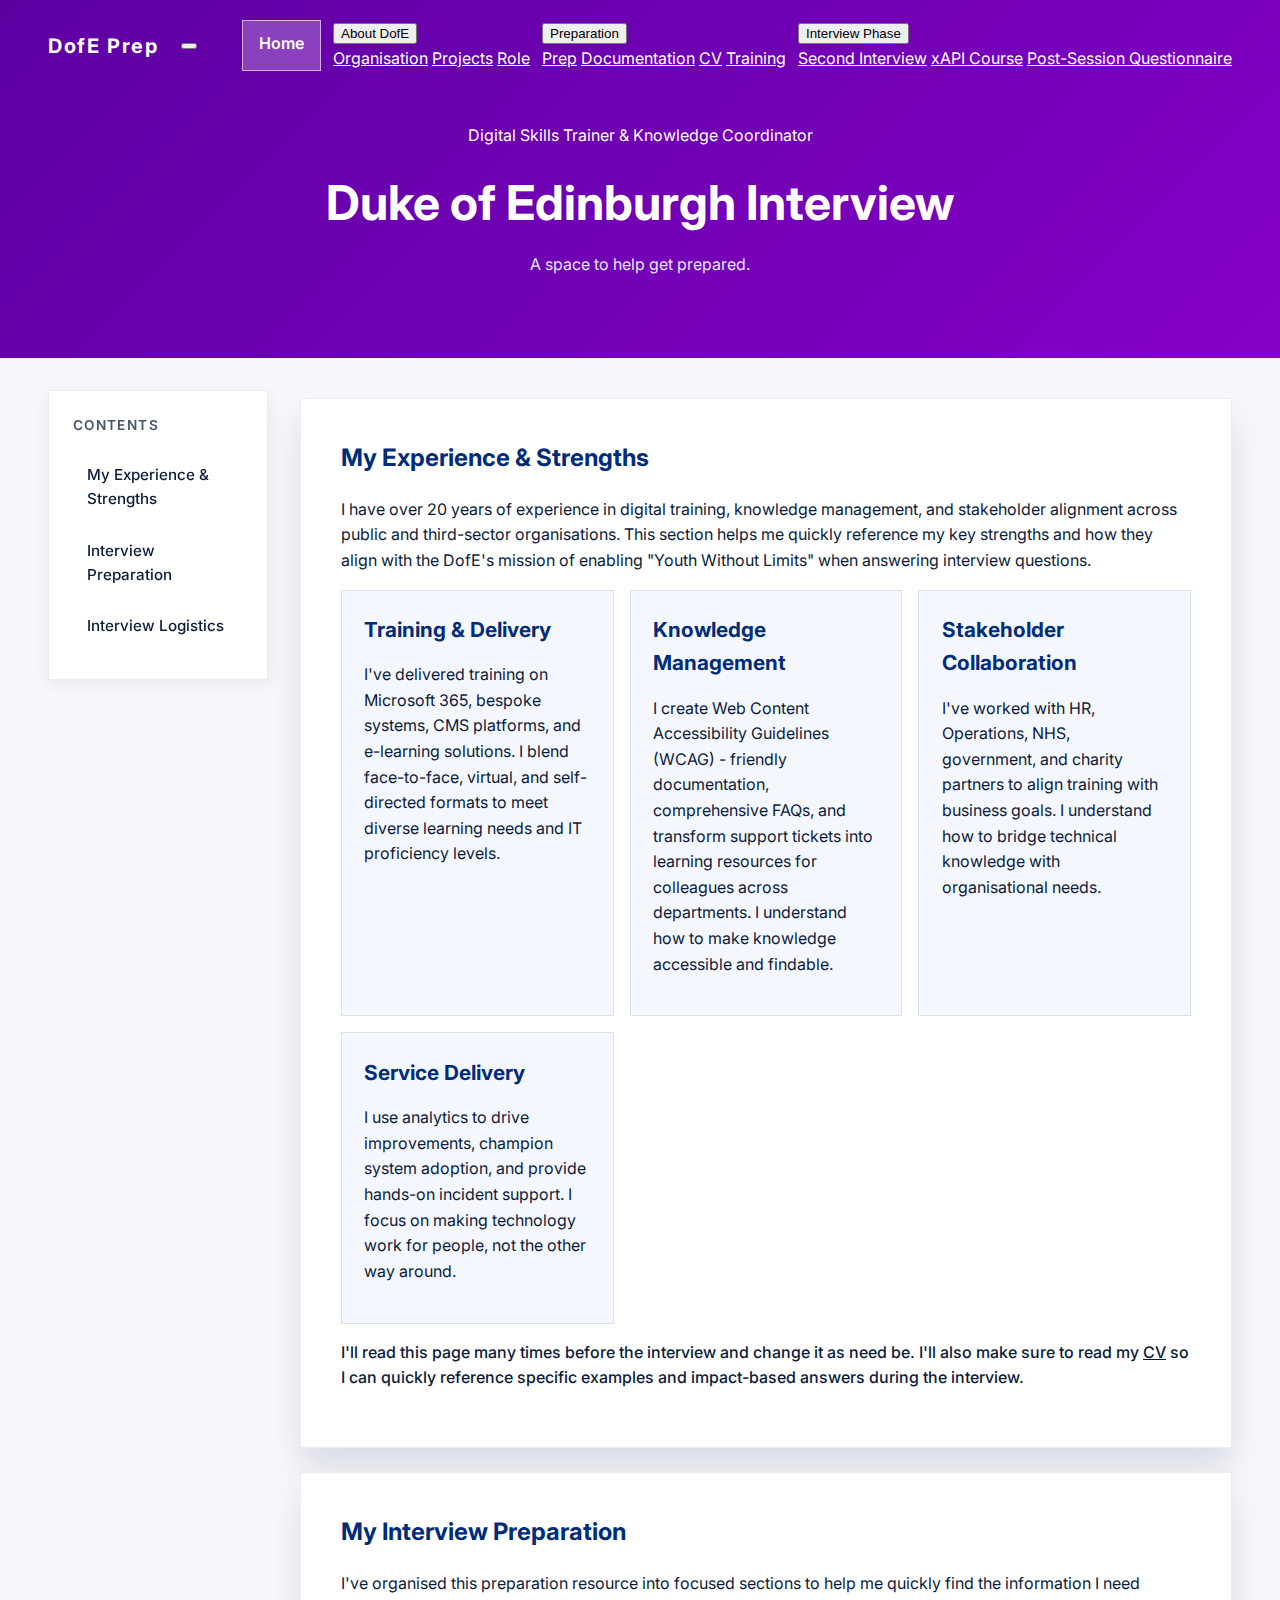
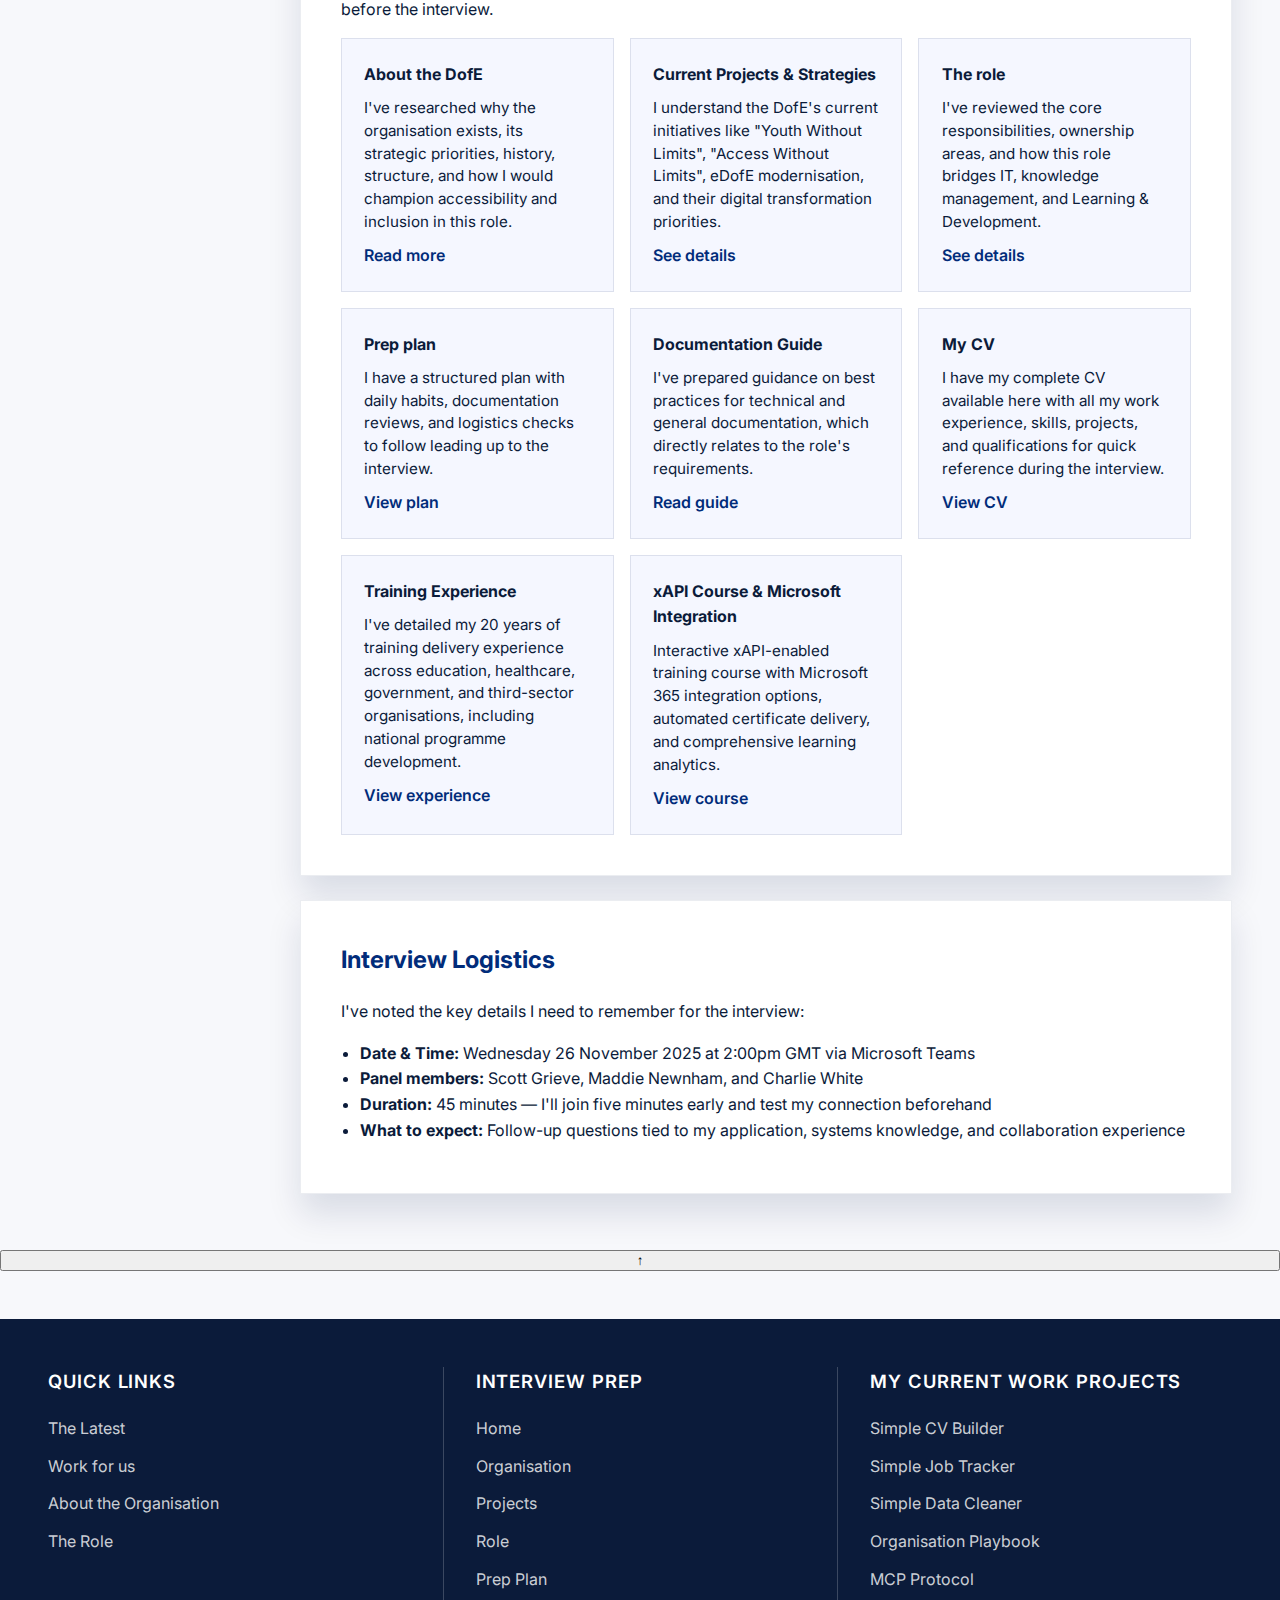
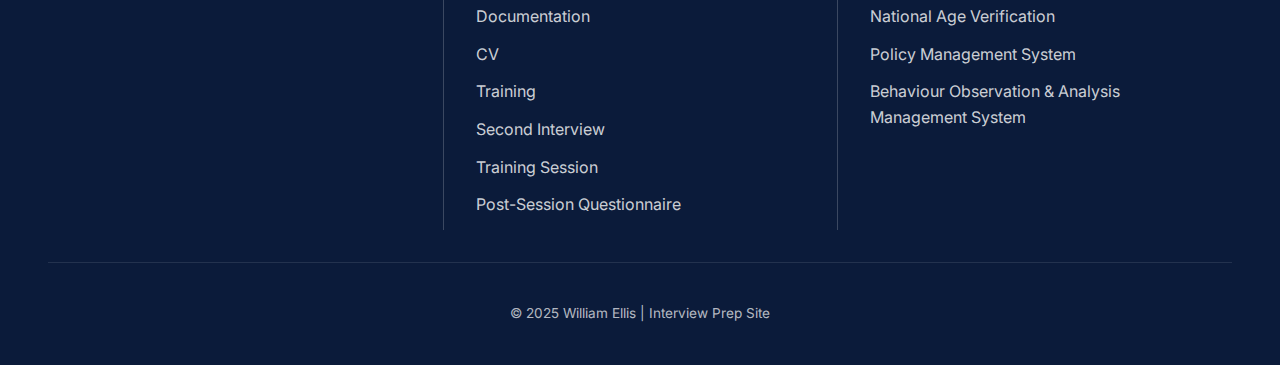
<file: index.html>
<!DOCTYPE html>
<html lang="en">

<head>
    <meta charset="UTF-8" />
    <meta name="viewport" content="width=device-width, initial-scale=1.0" />
    <meta name="robots" content="noindex, nofollow" />
    <title>DofE Interview Prep</title>
    <link rel="stylesheet" href="styles.css" />
</head>

<body>
    <header class="site-header">
        <nav class="navbar">
            <a class="logo" href="index.html">DofE Prep</a>
            <button class="menu-toggle" aria-label="Toggle navigation menu" aria-expanded="false">
                <span></span>
                <span></span>
                <span></span>
            </button>
            <div class="nav-overlay"></div>
            <div class="nav-links">
                <a href="index.html" class="nav-link active" aria-current="page">Home</a>
                <div class="nav-group">
                    <button class="nav-group-toggle" aria-expanded="false">About DofE</button>
                    <div class="nav-group-menu">
                        <a href="organisation.html" class="nav-group-link">Organisation</a>
                        <a href="projects.html" class="nav-group-link">Projects</a>
                        <a href="role.html" class="nav-group-link">Role</a>
                    </div>
                </div>
                <div class="nav-group">
                    <button class="nav-group-toggle" aria-expanded="false">Preparation</button>
                    <div class="nav-group-menu">
                        <a href="prep.html" class="nav-group-link">Prep</a>
                        <a href="documentation.html" class="nav-group-link">Documentation</a>
                        <a href="cv.html" class="nav-group-link">CV</a>
                        <a href="training.html" class="nav-group-link">Training</a>
                    </div>
                </div>
                <div class="nav-group">
                    <button class="nav-group-toggle" aria-expanded="false">Interview Phase</button>
                    <div class="nav-group-menu">
                        <a href="second-interview.html" class="nav-group-link">Second Interview</a>
                        <a href="xapi-course-integration.html" class="nav-group-link">xAPI Course</a>
                        <a href="post-session-questionnaire.html" class="nav-group-link">Post-Session Questionnaire</a>
                    </div>
                </div>
            </div>
        </nav>
        <div class="hero">
            <p class="eyebrow">Digital Skills Trainer &amp; Knowledge Coordinator</p>
            <h1>Duke of Edinburgh Interview</h1>
            <p class="lead">
                A space to help get prepared.
            </p>
        </div>
    </header>

    <div class="content-wrapper">
        <aside class="sidebar-nav">
            <nav class="side-nav">
                <strong class="side-nav-title">Contents</strong>
                <a href="#snapshot" class="side-nav-link">My Experience & Strengths</a>
                <a href="#quick-links" class="side-nav-link">Interview Preparation</a>
                <a href="#logistics" class="side-nav-link">Interview Logistics</a>
            </nav>
        </aside>

        <main class="main-with-sidebar">
            <section class="panel" id="snapshot">
                <h2>My Experience & Strengths</h2>
                <p>
                    I have over 20 years of experience in digital training, knowledge management, and stakeholder
                    alignment
                    across public and third-sector organisations. This section helps me quickly reference my key
                    strengths
                    and how they align with the DofE's mission of enabling "Youth Without Limits" when answering
                    interview
                    questions.
                </p>
                <div class="grid">
                    <article>
                        <h3>Training &amp; Delivery</h3>
                        <p>
                            I've delivered training on Microsoft 365, bespoke systems, CMS platforms, and e-learning
                            solutions. I blend face-to-face, virtual, and self-directed formats to meet diverse learning
                            needs and IT proficiency levels.
                        </p>
                    </article>
                    <article>
                        <h3>Knowledge Management</h3>
                        <p>I create Web Content Accessibility Guidelines (WCAG) - friendly documentation, comprehensive
                            FAQs, and transform support tickets into
                            learning resources for colleagues across departments. I understand how to make knowledge
                            accessible and findable.</p>
                    </article>
                    <article>
                        <h3>Stakeholder Collaboration</h3>
                        <p>I've worked with HR, Operations, NHS, government, and charity partners to align training with
                            business goals. I understand how to bridge technical knowledge with organisational needs.
                        </p>
                    </article>
                    <article>
                        <h3>Service Delivery</h3>
                        <p>I use analytics to drive improvements, champion system adoption, and provide hands-on
                            incident
                            support. I focus on making technology work for people, not the other way around.</p>
                    </article>
                </div>
                <p class="note">
                    I'll read this page many times before the interview and change it as need be. I'll also make sure to
                    read my <a href="cv.html">CV</a> so I can quickly reference specific
                    examples
                    and impact-based answers during the interview.
                </p>
            </section>

            <section class="panel" id="quick-links">
                <h2>My Interview Preparation</h2>
                <p>I've organised this preparation resource into focused sections to help me quickly find the
                    information I need
                    before
                    the interview.</p>
                <div class="cards-grid">
                    <article class="card">
                        <strong>About the DofE</strong>
                        <p>I've researched why the organisation exists, its strategic priorities, history, structure,
                            and
                            how I would champion accessibility and inclusion in this role.</p>
                        <a href="organisation.html">Read more</a>
                    </article>
                    <article class="card">
                        <strong>Current Projects & Strategies</strong>
                        <p>I understand the DofE's current initiatives like "Youth Without Limits", "Access Without
                            Limits",
                            eDofE modernisation, and their digital transformation priorities.</p>
                        <a href="projects.html">See details</a>
                    </article>
                    <article class="card">
                        <strong>The role</strong>
                        <p>I've reviewed the core responsibilities, ownership areas, and how this role bridges IT,
                            knowledge
                            management, and Learning & Development.</p>
                        <a href="role.html">See details</a>
                    </article>
                    <article class="card">
                        <strong>Prep plan</strong>
                        <p>I have a structured plan with daily habits, documentation reviews, and logistics checks to
                            follow
                            leading up to the interview.</p>
                        <a href="prep.html">View plan</a>
                    </article>
                    <article class="card">
                        <strong>Documentation Guide</strong>
                        <p>I've prepared guidance on best practices for technical and general documentation, which
                            directly
                            relates to the role's requirements.</p>
                        <a href="documentation.html">Read guide</a>
                    </article>
                    <article class="card">
                        <strong>My CV</strong>
                        <p>I have my complete CV available here with all my work experience, skills, projects, and
                            qualifications for quick reference during the interview.</p>
                        <a href="cv.html">View CV</a>
                    </article>
                    <article class="card">
                        <strong>Training Experience</strong>
                        <p>I've detailed my 20 years of training delivery experience across education, healthcare,
                            government, and third-sector organisations, including national programme development.</p>
                        <a href="training.html">View experience</a>
                    </article>
                    <article class="card">
                        <strong>xAPI Course & Microsoft Integration</strong>
                        <p>Interactive xAPI-enabled training course with Microsoft 365 integration options, automated certificate delivery, and comprehensive learning analytics.</p>
                        <a href="xapi-course-integration.html">View course</a>
                    </article>
                </div>
            </section>

            <section class="panel" id="logistics">
                <h2>Interview Logistics</h2>
                <p>I've noted the key details I need to remember for the interview:</p>
                <div class="list">
                    <ul>
                        <li><strong>Date & Time:</strong> Wednesday 26 November 2025 at 2:00pm GMT via Microsoft Teams
                        </li>
                        <li><strong>Panel members:</strong> Scott Grieve, Maddie Newnham, and Charlie White</li>
                        <li><strong>Duration:</strong> 45 minutes — I'll join five minutes early and test my connection
                            beforehand</li>
                        <li><strong>What to expect:</strong> Follow-up questions tied to my application, systems
                            knowledge,
                            and collaboration experience</li>
                    </ul>
                </div>
            </section>
        </main>
    </div>

    <button id="back-to-top" class="back-to-top" onclick="window.scrollTo({top: 0, behavior: 'smooth'})"
        aria-label="Back to top">
        ↑
    </button>

    <footer class="site-footer">
        <div class="footer-content">
            <div class="footer-column">
                <h3>Quick Links</h3>
                <ul>
                    <li><a href="https://www.dofe.org/news/" target="_blank">The Latest</a></li>
                    <li><a href="https://www.dofe.org/work-for-us/" target="_blank">Work for us</a></li>
                    <li><a href="organisation.html">About the Organisation</a></li>
                    <li><a href="role.html">The Role</a></li>
                </ul>
            </div>
            <div class="footer-column">
                <h3>Interview Prep</h3>
                <ul>
                    <li><a href="index.html">Home</a></li>
                    <li><a href="organisation.html">Organisation</a></li>
                    <li><a href="projects.html">Projects</a></li>
                    <li><a href="role.html">Role</a></li>
                    <li><a href="prep.html">Prep Plan</a></li>
                    <li><a href="documentation.html">Documentation</a></li>
                    <li><a href="cv.html">CV</a></li>
                    <li><a href="training.html">Training</a></li>
                    <li><a href="second-interview.html">Second Interview</a></li>
                    <li><a href="training-session.html">Training Session</a></li>
                    <li><a href="post-session-questionnaire.html">Post-Session Questionnaire</a></li>
                </ul>
            </div>
            <div class="footer-column">
                <h3>My Current Work Projects</h3>
                <ul>
                    <li><a href="https://simple-cv-builder.com/" target="_blank">Simple CV Builder</a></li>
                    <li><a href="https://simple-job-tracker.com/landing.php" target="_blank">Simple Job Tracker</a></li>
                    <li><a href="https://simple-data-cleaner.com/" target="_blank">Simple Data Cleaner</a></li>
                    <li><a href="https://wellis321.github.io/org-playbook/" target="_blank">Organisation Playbook</a>
                    </li>
                    <li><a href="https://wellis321.github.io/mcp-protocol-website/" target="_blank">MCP Protocol</a>
                    </li>
                    <li><a href="https://wellis321.github.io/national-age/" target="_blank">National Age
                            Verification</a></li>
                    <li><a href="https://policy-app-khaki.vercel.app/" target="_blank">Policy Management System</a></li>
                    <li><a href="https://lavenderblush-hummingbird-585670.hostingersite.com/" target="_blank">Behaviour
                            Observation &amp; Analysis Management System</a></li>
                </ul>
            </div>
        </div>
        <div class="footer-bottom">
            <p>&copy; 2025 William Ellis | Interview Prep Site</p>
        </div>
    </footer>

    <script>
        // Show/hide back to top button based on scroll position
        window.addEventListener('scroll', function () {
            const backToTopButton = document.getElementById('back-to-top');
            if (window.pageYOffset > 300) {
                backToTopButton.classList.add('visible');
            } else {
                backToTopButton.classList.remove('visible');
            }
        });

        // Mobile menu toggle
        const menuToggle = document.querySelector('.menu-toggle');
        const navLinks = document.querySelector('.nav-links');
        const navOverlay = document.querySelector('.nav-overlay');

        if (menuToggle) {
            menuToggle.addEventListener('click', function() {
                const isActive = navLinks.classList.toggle('active');
                menuToggle.classList.toggle('active');
                menuToggle.setAttribute('aria-expanded', isActive);
                if (navOverlay) {
                    navOverlay.classList.toggle('active');
                }
            });
        }

        // Close menu when clicking overlay
        if (navOverlay) {
            navOverlay.addEventListener('click', function() {
                navLinks.classList.remove('active');
                menuToggle.classList.remove('active');
                menuToggle.setAttribute('aria-expanded', 'false');
                navOverlay.classList.remove('active');
            });
        }

        // Nav group toggle
        const navGroups = document.querySelectorAll('.nav-group');
        navGroups.forEach(group => {
            const toggle = group.querySelector('.nav-group-toggle');
            if (toggle) {
                toggle.addEventListener('click', function(e) {
                    e.preventDefault();
                    const isActive = group.classList.toggle('active');
                    toggle.setAttribute('aria-expanded', isActive);
                    // Close other groups
                    navGroups.forEach(otherGroup => {
                        if (otherGroup !== group) {
                            otherGroup.classList.remove('active');
                            const otherToggle = otherGroup.querySelector('.nav-group-toggle');
                            if (otherToggle) {
                                otherToggle.setAttribute('aria-expanded', 'false');
                            }
                        }
                    });
                });
            }
        });

        // Close menu when clicking a nav link
        const navLinkElements = document.querySelectorAll('.nav-link, .nav-group-link');
        navLinkElements.forEach(link => {
            link.addEventListener('click', function() {
                // Close mobile menu
                if (window.innerWidth <= 768) {
                    navLinks.classList.remove('active');
                    menuToggle.classList.remove('active');
                    menuToggle.setAttribute('aria-expanded', 'false');
                    if (navOverlay) {
                        navOverlay.classList.remove('active');
                    }
                }
                // Close nav group menus when clicking a link
                navGroups.forEach(group => {
                    group.classList.remove('active');
                    const toggle = group.querySelector('.nav-group-toggle');
                    if (toggle) {
                        toggle.setAttribute('aria-expanded', 'false');
                        toggle.classList.remove('active');
                    }
                });
            });
        });

        // Close nav group menus when clicking outside
        document.addEventListener('click', function(e) {
            const isClickInsideNav = e.target.closest('.nav-group');
            const isClickOnToggle = e.target.closest('.nav-group-toggle');

            if (!isClickInsideNav && !isClickOnToggle) {
                navGroups.forEach(group => {
                    group.classList.remove('active');
                    const toggle = group.querySelector('.nav-group-toggle');
                    if (toggle) {
                        toggle.setAttribute('aria-expanded', 'false');
                        toggle.classList.remove('active');
                    }
                });
            }
        });

        // Set active state for nav group links
        const currentPath = window.location.pathname.split('/').pop() || 'index.html';
        navGroups.forEach(group => {
            const links = group.querySelectorAll('.nav-group-link');
            links.forEach(link => {
                const linkPath = link.getAttribute('href');
                if (linkPath === currentPath || (currentPath === '' && linkPath === 'index.html')) {
                    link.classList.add('active');
                    group.classList.add('active');
                    const toggle = group.querySelector('.nav-group-toggle');
                    if (toggle) {
                        toggle.classList.add('active');
                    }
                }
            });
        });
    </script>
</body>

</html>
</file>
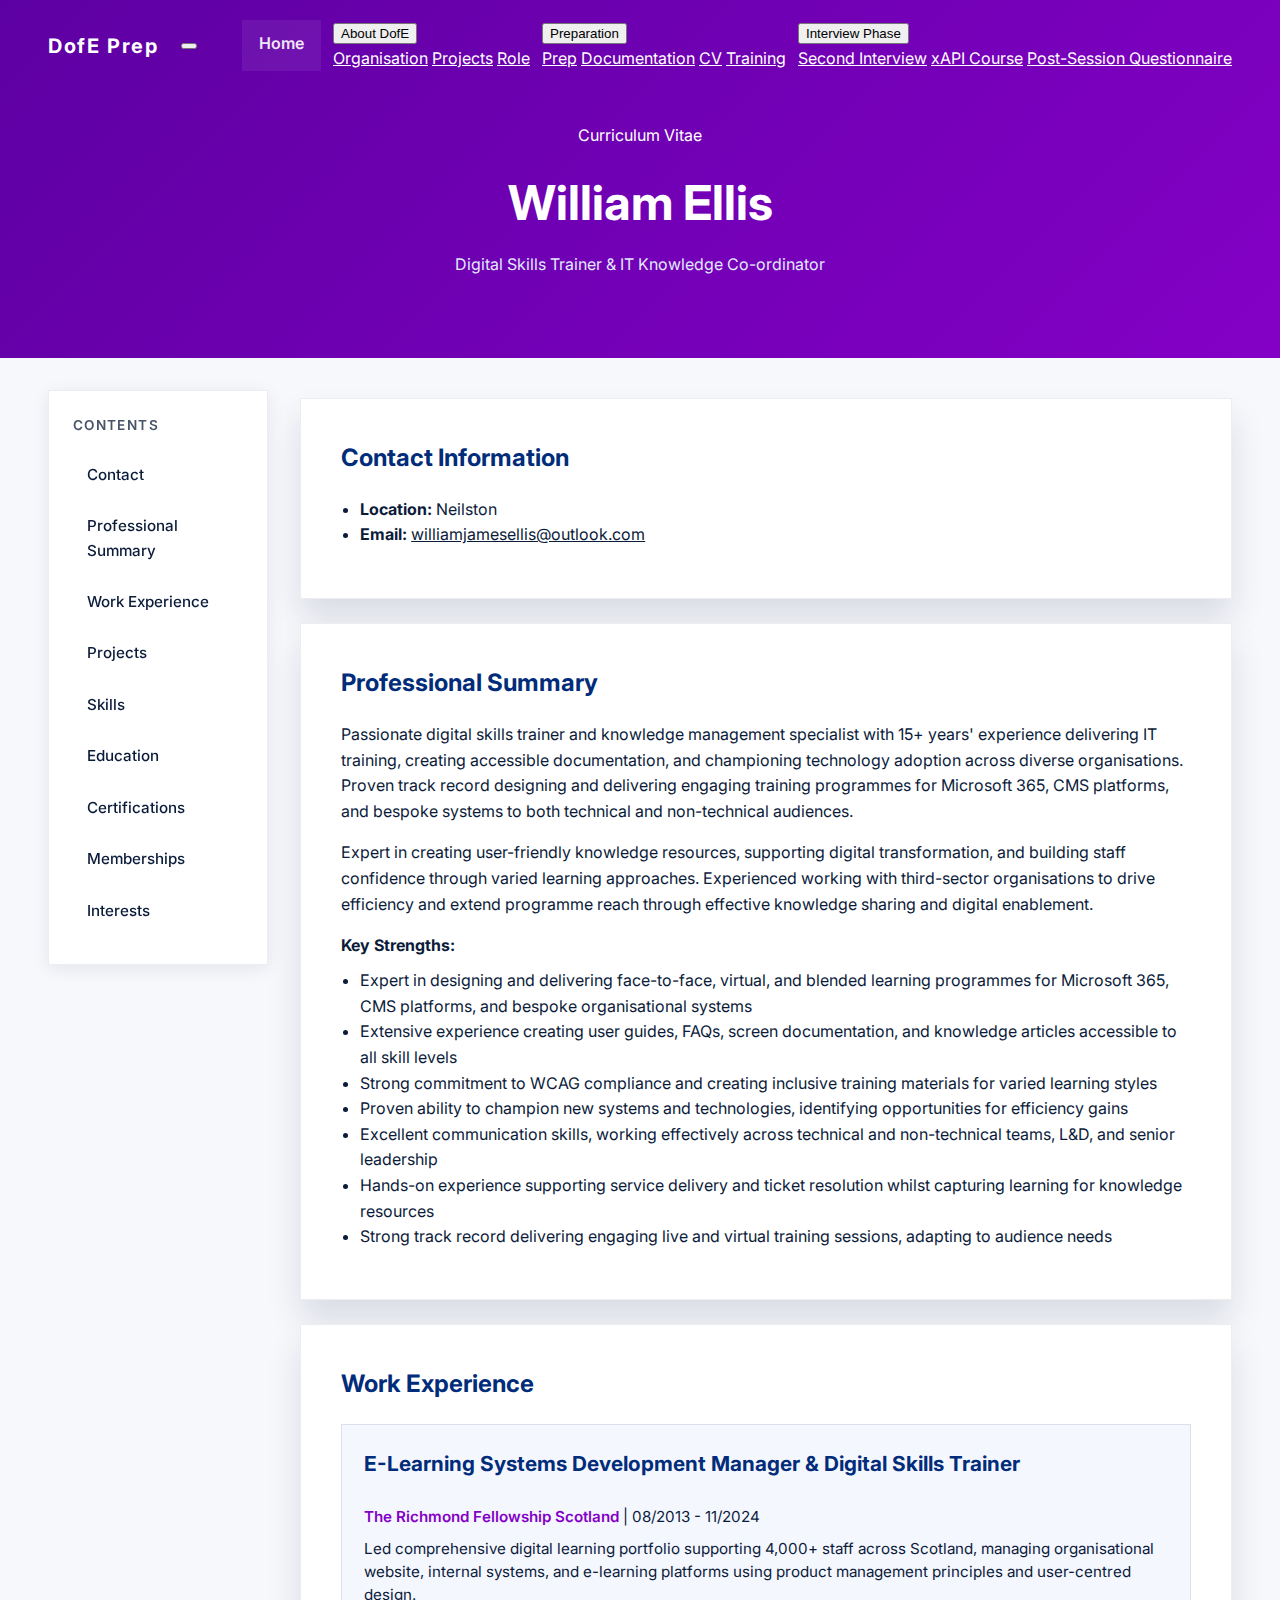
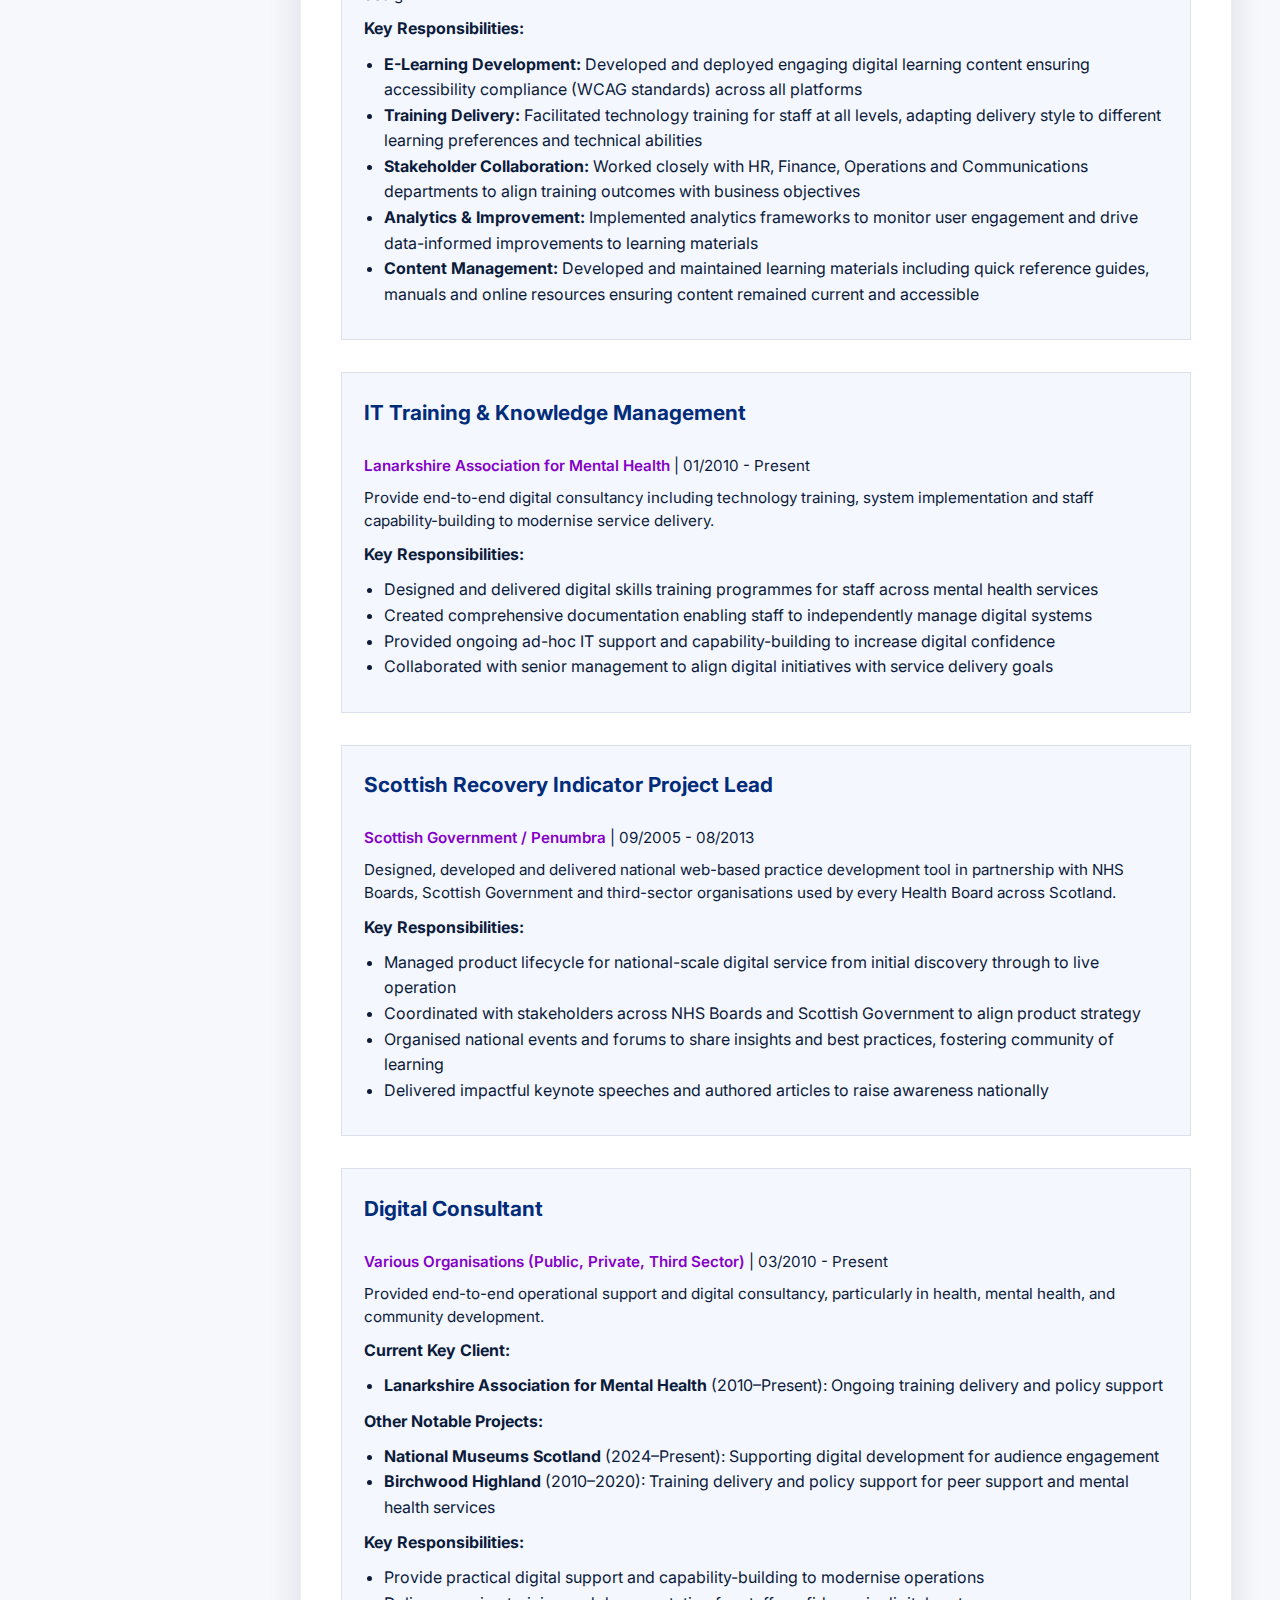
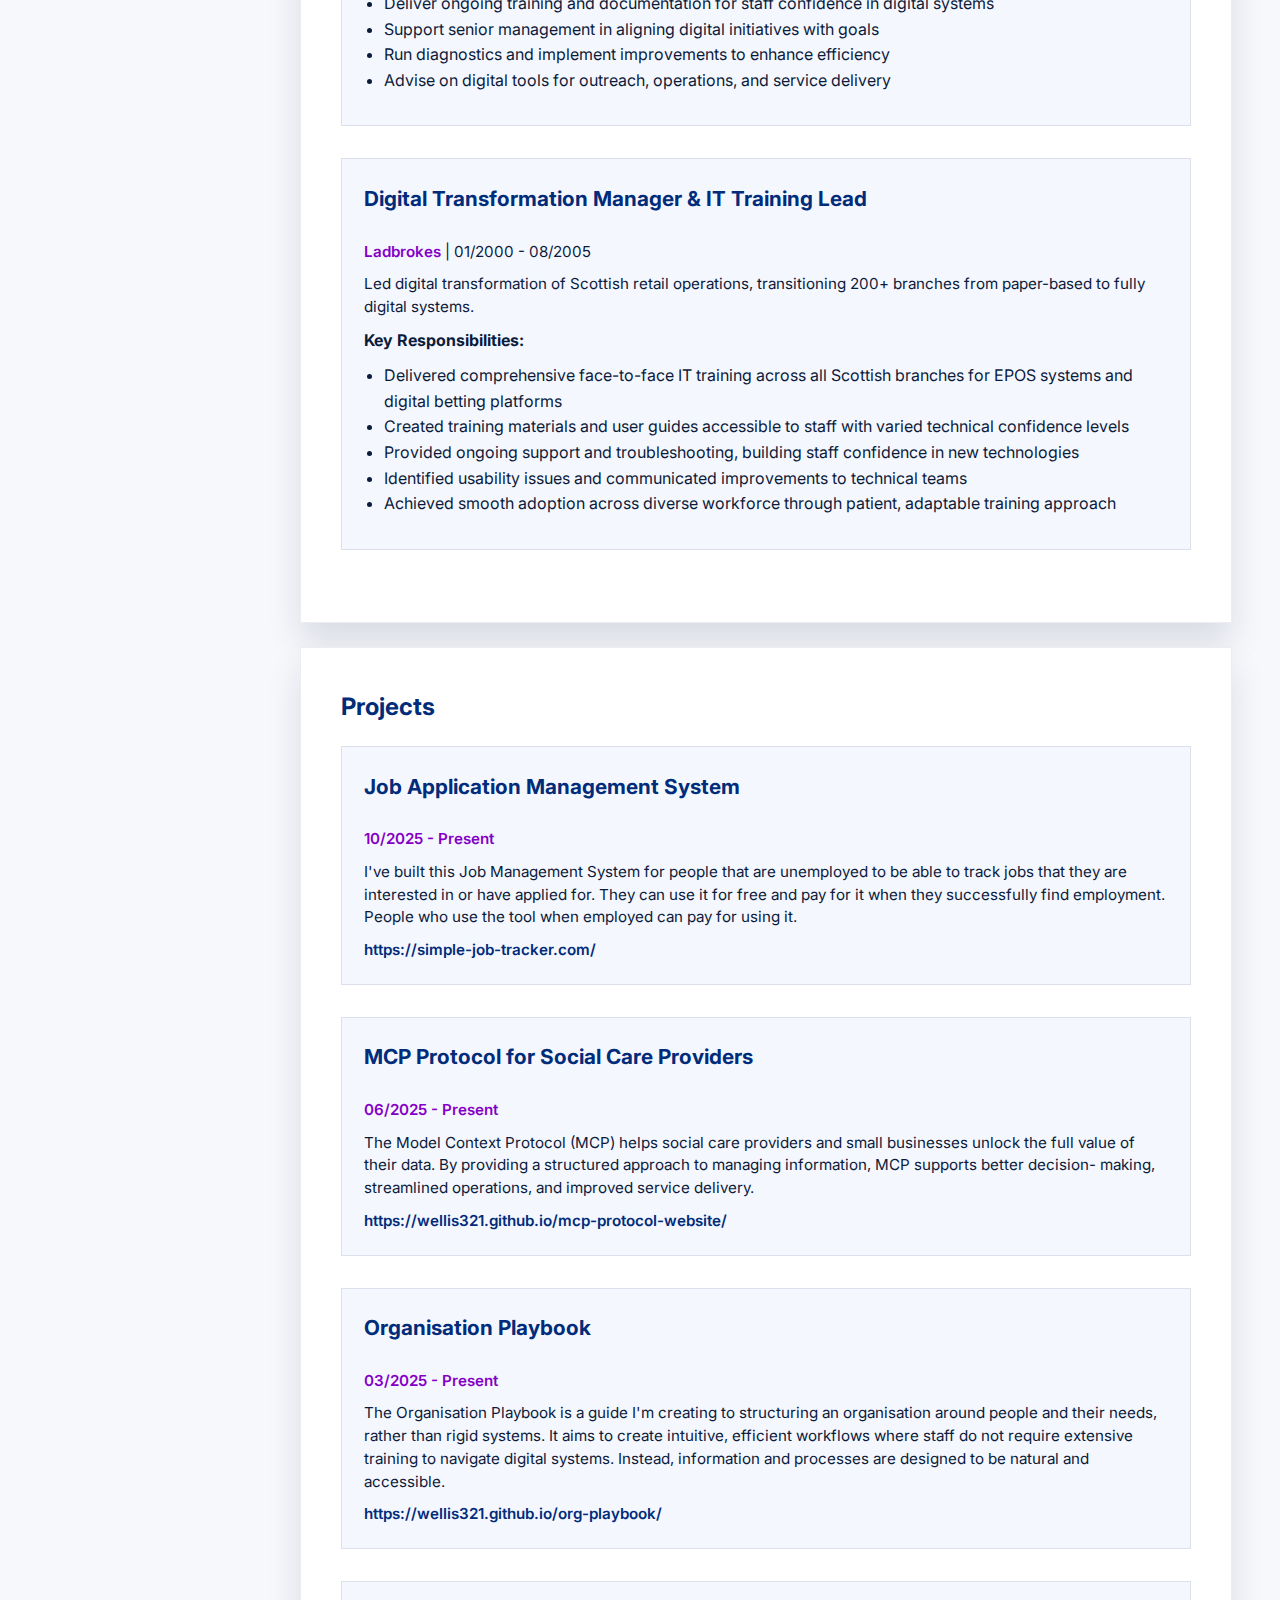
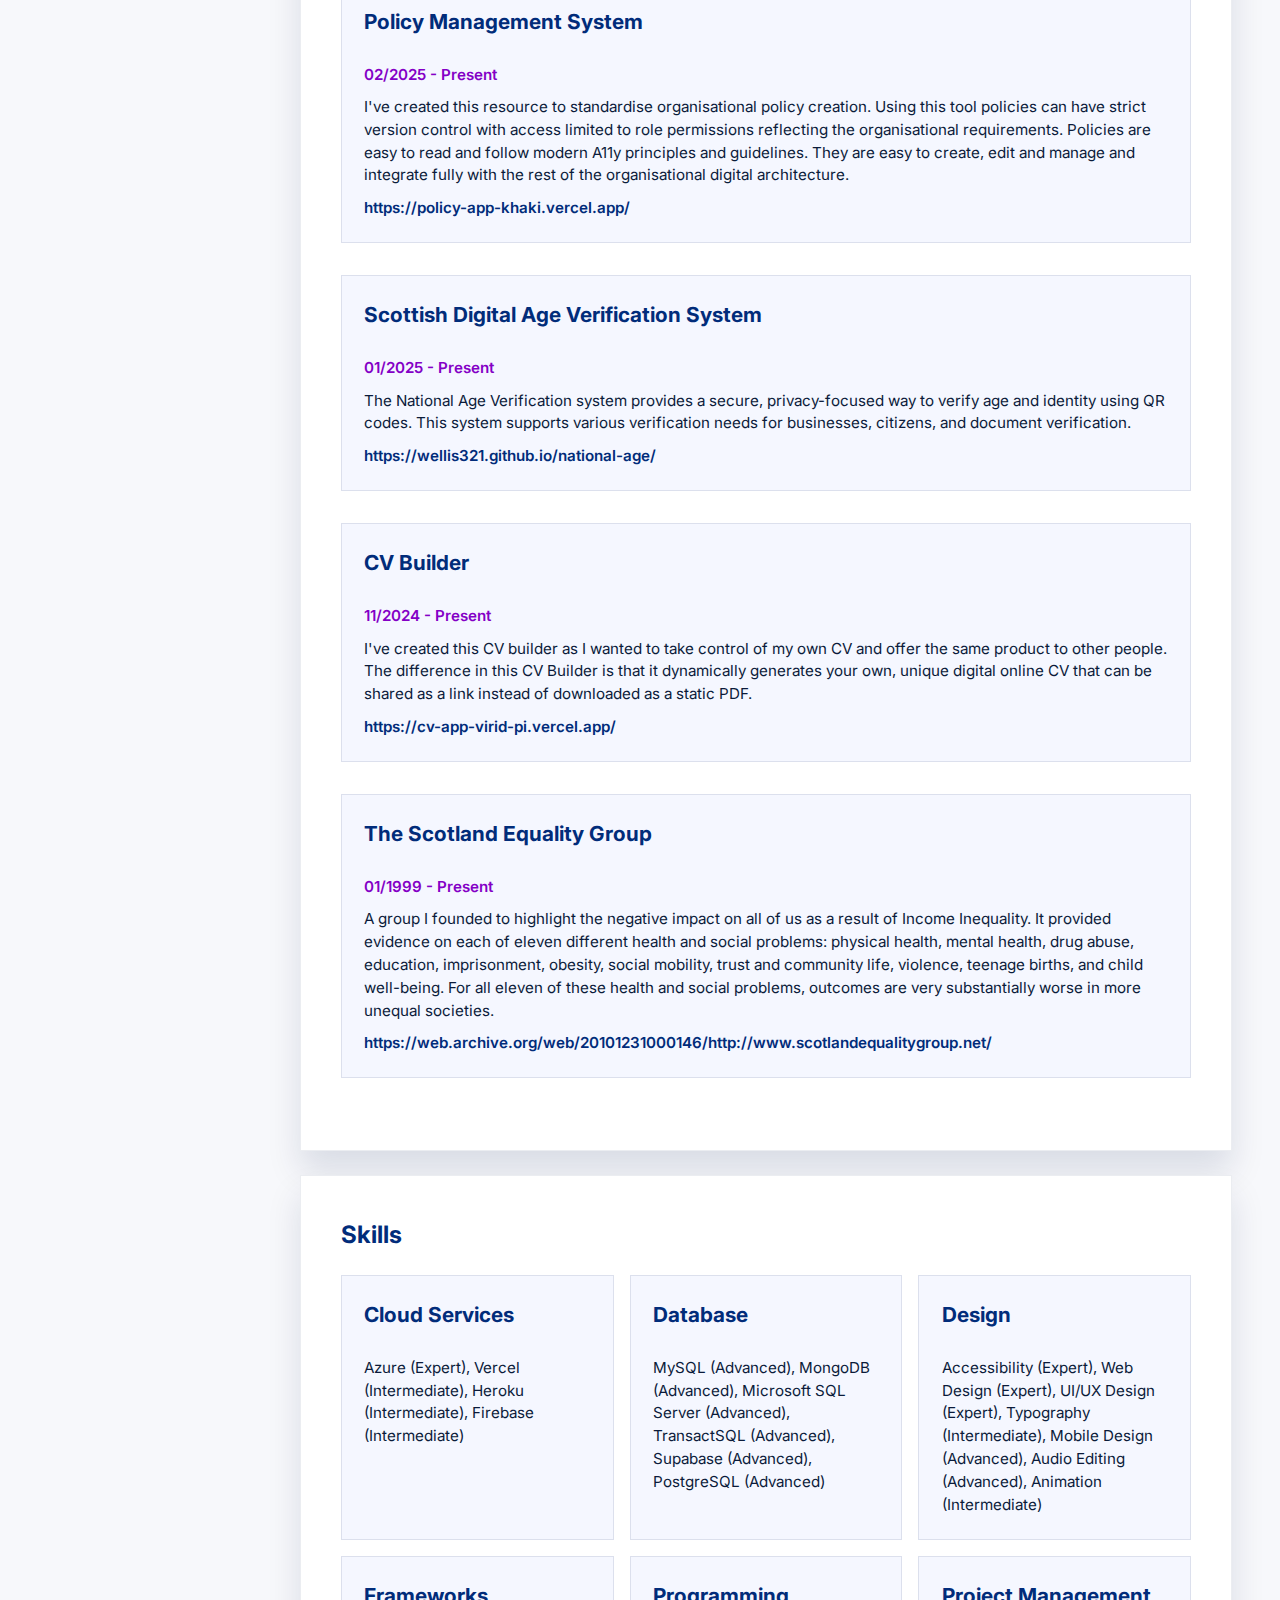
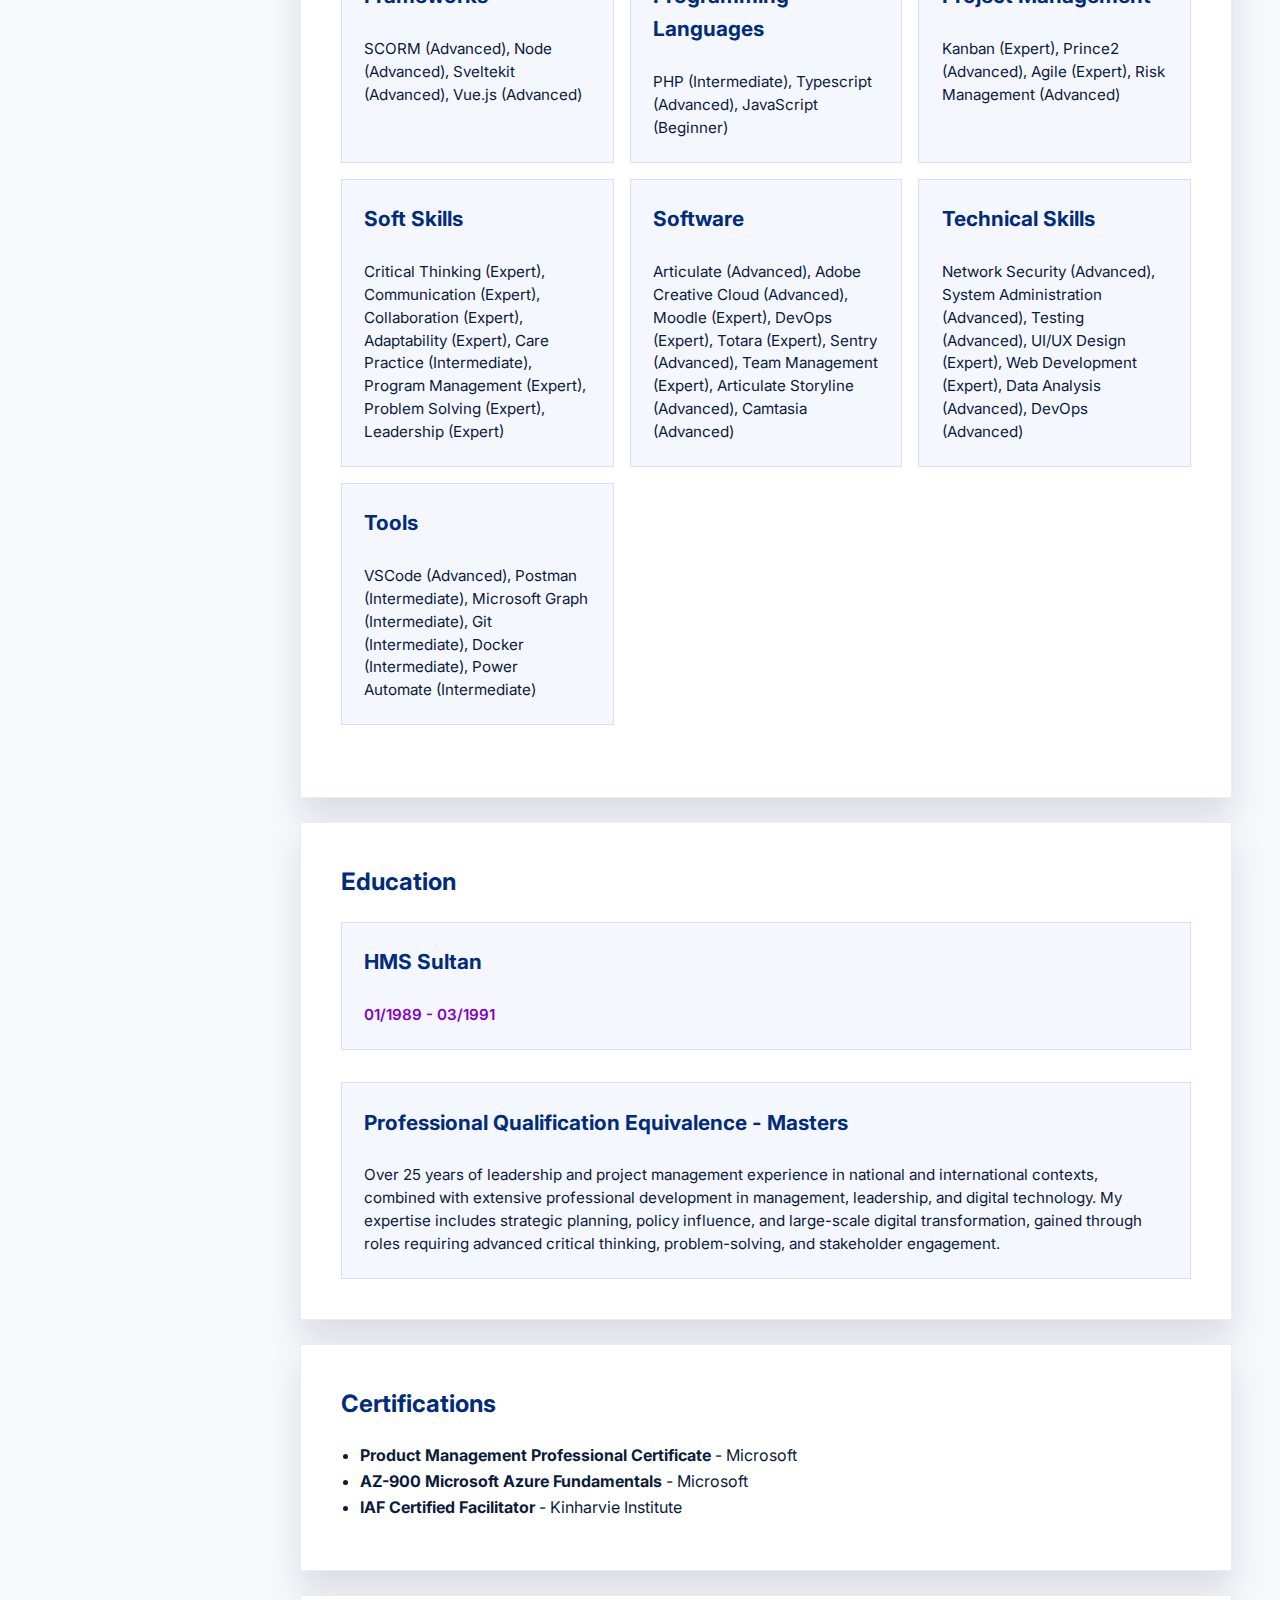
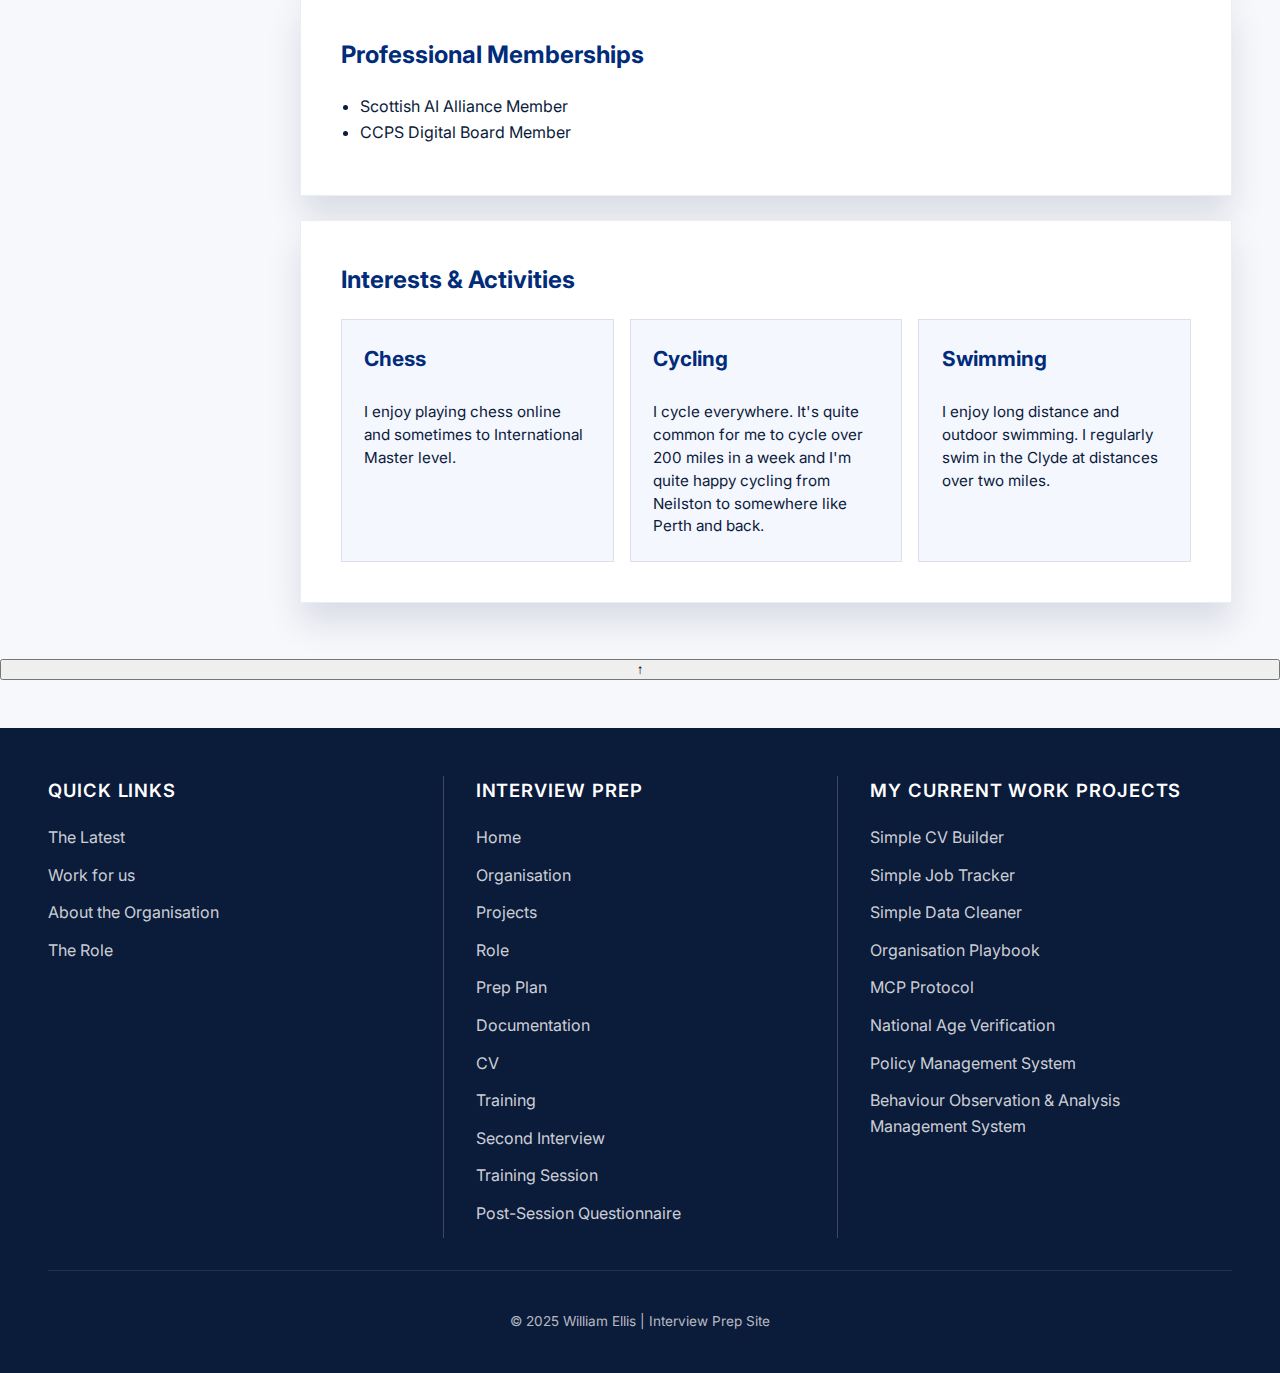
<file: cv.html>
<!DOCTYPE html>
<html lang="en">

<head>
    <meta charset="UTF-8" />
    <meta name="viewport" content="width=device-width, initial-scale=1.0" />
    <meta name="robots" content="noindex, nofollow" />
    <title>My CV</title>
    <link rel="stylesheet" href="styles.css" />
</head>

<body>
    <header class="site-header">
        <nav class="navbar">
            <a class="logo" href="index.html">DofE Prep</a>
            <button class="menu-toggle" aria-label="Toggle navigation menu" aria-expanded="false">
                <span></span>
                <span></span>
                <span></span>
            </button>
            <div class="nav-overlay"></div>
            <div class="nav-links">
                <a href="index.html" class="nav-link">Home</a>
                <div class="nav-group">
                    <button class="nav-group-toggle" aria-expanded="false">About DofE</button>
                    <div class="nav-group-menu">
                        <a href="organisation.html" class="nav-group-link">Organisation</a>
                        <a href="projects.html" class="nav-group-link">Projects</a>
                        <a href="role.html" class="nav-group-link">Role</a>
                    </div>
                </div>
                <div class="nav-group">
                    <button class="nav-group-toggle active" aria-expanded="true">Preparation</button>
                    <div class="nav-group-menu">
                        <a href="prep.html" class="nav-group-link">Prep</a>
                        <a href="documentation.html" class="nav-group-link">Documentation</a>
                        <a href="cv.html" class="nav-group-link active">CV</a>
                        <a href="training.html" class="nav-group-link">Training</a>

                    </div>
                </div>
                <div class="nav-group">
                    <button class="nav-group-toggle" aria-expanded="false">Interview Phase</button>
                    <div class="nav-group-menu">
                        <a href="second-interview.html" class="nav-group-link">Second Interview</a>
                        <a href="xapi-course-integration.html" class="nav-group-link">xAPI Course</a>
                        <a href="post-session-questionnaire.html" class="nav-group-link">Post-Session Questionnaire</a>
                    </div>
                </div>
            </div>
        </nav>
        <div class="hero">
            <p class="eyebrow">Curriculum Vitae</p>
            <h1>William Ellis</h1>
            <p class="lead">
                Digital Skills Trainer & IT Knowledge Co-ordinator
            </p>
        </div>
    </header>

    <div class="content-wrapper">
        <aside class="sidebar-nav">
            <nav class="side-nav">
                <strong class="side-nav-title">Contents</strong>
                <a href="#contact" class="side-nav-link">Contact</a>
                <a href="#summary" class="side-nav-link">Professional Summary</a>
                <a href="#experience" class="side-nav-link">Work Experience</a>
                <a href="#projects" class="side-nav-link">Projects</a>
                <a href="#skills" class="side-nav-link">Skills</a>
                <a href="#education" class="side-nav-link">Education</a>
                <a href="#certifications" class="side-nav-link">Certifications</a>
                <a href="#memberships" class="side-nav-link">Memberships</a>
                <a href="#interests" class="side-nav-link">Interests</a>
            </nav>
        </aside>

        <main class="main-with-sidebar">
            <section class="panel" id="contact">
                <h2>Contact Information</h2>
                <div class="list">
                    <ul>
                        <li><strong>Location:</strong> Neilston</li>
                        <li><strong>Email:</strong> <a href="mailto:williamjamesellis@outlook.com">williamjamesellis@outlook.com</a></li>
                    </ul>
                </div>
            </section>

            <section class="panel" id="summary">
                <h2>Professional Summary</h2>
                <p>
                    Passionate digital skills trainer and knowledge management specialist with 15+ years' experience
                    delivering IT training, creating accessible documentation, and championing technology adoption across
                    diverse organisations. Proven track record designing and delivering engaging training programmes for
                    Microsoft 365, CMS platforms, and bespoke systems to both technical and non-technical audiences.
                </p>
                <p>
                    Expert in creating user-friendly knowledge resources, supporting digital transformation, and building staff
                    confidence through varied learning approaches. Experienced working with third-sector organisations to
                    drive efficiency and extend programme reach through effective knowledge sharing and digital
                    enablement.
                </p>
                <div class="list">
                    <strong>Key Strengths:</strong>
                    <ul>
                        <li>Expert in designing and delivering face-to-face, virtual, and blended learning programmes for Microsoft 365, CMS platforms, and bespoke organisational systems</li>
                        <li>Extensive experience creating user guides, FAQs, screen documentation, and knowledge articles accessible to all skill levels</li>
                        <li>Strong commitment to WCAG compliance and creating inclusive training materials for varied learning styles</li>
                        <li>Proven ability to champion new systems and technologies, identifying opportunities for efficiency gains</li>
                        <li>Excellent communication skills, working effectively across technical and non-technical teams, L&D, and senior leadership</li>
                        <li>Hands-on experience supporting service delivery and ticket resolution whilst capturing learning for knowledge resources</li>
                        <li>Strong track record delivering engaging live and virtual training sessions, adapting to audience needs</li>
                    </ul>
                </div>
            </section>

            <section class="panel" id="experience">
                <h2>Work Experience</h2>

                <div class="card" style="margin-bottom: 2rem;">
                    <h3>E-Learning Systems Development Manager & Digital Skills Trainer</h3>
                    <p><strong>The Richmond Fellowship Scotland</strong> | 08/2013 - 11/2024</p>
                    <p>
                        Led comprehensive digital learning portfolio supporting 4,000+ staff across Scotland, managing
                        organisational website, internal systems, and e-learning platforms using product management principles
                        and user-centred design.
                    </p>
                    <div class="list">
                        <strong>Key Responsibilities:</strong>
                        <ul>
                            <li><strong>E-Learning Development:</strong> Developed and deployed engaging digital learning content ensuring accessibility compliance (WCAG standards) across all platforms</li>
                            <li><strong>Training Delivery:</strong> Facilitated technology training for staff at all levels, adapting delivery style to different learning preferences and technical abilities</li>
                            <li><strong>Stakeholder Collaboration:</strong> Worked closely with HR, Finance, Operations and Communications departments to align training outcomes with business objectives</li>
                            <li><strong>Analytics & Improvement:</strong> Implemented analytics frameworks to monitor user engagement and drive data-informed improvements to learning materials</li>
                            <li><strong>Content Management:</strong> Developed and maintained learning materials including quick reference guides, manuals and online resources ensuring content remained current and accessible</li>
                        </ul>
                    </div>
                </div>

                <div class="card" style="margin-bottom: 2rem;">
                    <h3>IT Training & Knowledge Management</h3>
                    <p><strong>Lanarkshire Association for Mental Health</strong> | 01/2010 - Present</p>
                    <p>
                        Provide end-to-end digital consultancy including technology training, system implementation and staff
                        capability-building to modernise service delivery.
                    </p>
                    <div class="list">
                        <strong>Key Responsibilities:</strong>
                        <ul>
                            <li>Designed and delivered digital skills training programmes for staff across mental health services</li>
                            <li>Created comprehensive documentation enabling staff to independently manage digital systems</li>
                            <li>Provided ongoing ad-hoc IT support and capability-building to increase digital confidence</li>
                            <li>Collaborated with senior management to align digital initiatives with service delivery goals</li>
                        </ul>
                    </div>
                </div>

                <div class="card" style="margin-bottom: 2rem;">
                    <h3>Scottish Recovery Indicator Project Lead</h3>
                    <p><strong>Scottish Government / Penumbra</strong> | 09/2005 - 08/2013</p>
                    <p>
                        Designed, developed and delivered national web-based practice development tool in partnership with NHS
                        Boards, Scottish Government and third-sector organisations used by every Health Board across Scotland.
                    </p>
                    <div class="list">
                        <strong>Key Responsibilities:</strong>
                        <ul>
                            <li>Managed product lifecycle for national-scale digital service from initial discovery through to live operation</li>
                            <li>Coordinated with stakeholders across NHS Boards and Scottish Government to align product strategy</li>
                            <li>Organised national events and forums to share insights and best practices, fostering community of learning</li>
                            <li>Delivered impactful keynote speeches and authored articles to raise awareness nationally</li>
                        </ul>
                    </div>
                </div>

                <div class="card" style="margin-bottom: 2rem;">
                    <h3>Digital Consultant</h3>
                    <p><strong>Various Organisations (Public, Private, Third Sector)</strong> | 03/2010 - Present</p>
                    <p>
                        Provided end-to-end operational support and digital consultancy, particularly in health, mental health, and
                        community development.
                    </p>
                    <div class="list">
                        <strong>Current Key Client:</strong>
                        <ul>
                            <li><strong>Lanarkshire Association for Mental Health</strong> (2010–Present): Ongoing training delivery and policy support</li>
                        </ul>
                        <strong>Other Notable Projects:</strong>
                        <ul>
                            <li><strong>National Museums Scotland</strong> (2024–Present): Supporting digital development for audience engagement</li>
                            <li><strong>Birchwood Highland</strong> (2010–2020): Training delivery and policy support for peer support and mental health services</li>
                        </ul>
                        <strong>Key Responsibilities:</strong>
                        <ul>
                            <li>Provide practical digital support and capability-building to modernise operations</li>
                            <li>Deliver ongoing training and documentation for staff confidence in digital systems</li>
                            <li>Support senior management in aligning digital initiatives with goals</li>
                            <li>Run diagnostics and implement improvements to enhance efficiency</li>
                            <li>Advise on digital tools for outreach, operations, and service delivery</li>
                        </ul>
                    </div>
                </div>

                <div class="card" style="margin-bottom: 2rem;">
                    <h3>Digital Transformation Manager & IT Training Lead</h3>
                    <p><strong>Ladbrokes</strong> | 01/2000 - 08/2005</p>
                    <p>
                        Led digital transformation of Scottish retail operations, transitioning 200+ branches from paper-based to
                        fully digital systems.
                    </p>
                    <div class="list">
                        <strong>Key Responsibilities:</strong>
                        <ul>
                            <li>Delivered comprehensive face-to-face IT training across all Scottish branches for EPOS systems and digital betting platforms</li>
                            <li>Created training materials and user guides accessible to staff with varied technical confidence levels</li>
                            <li>Provided ongoing support and troubleshooting, building staff confidence in new technologies</li>
                            <li>Identified usability issues and communicated improvements to technical teams</li>
                            <li>Achieved smooth adoption across diverse workforce through patient, adaptable training approach</li>
                        </ul>
                    </div>
                </div>
            </section>

            <section class="panel" id="projects">
                <h2>Projects</h2>

                <div class="card" style="margin-bottom: 2rem;">
                    <h3>Job Application Management System</h3>
                    <p><strong>10/2025 - Present</strong></p>
                    <p>
                        I've built this Job Management System for people that are unemployed to be able to track jobs that they
                        are interested in or have applied for. They can use it for free and pay for it when they successfully find
                        employment. People who use the tool when employed can pay for using it.
                    </p>
                    <p><a href="https://simple-job-tracker.com/" target="_blank">https://simple-job-tracker.com/</a></p>
                </div>

                <div class="card" style="margin-bottom: 2rem;">
                    <h3>MCP Protocol for Social Care Providers</h3>
                    <p><strong>06/2025 - Present</strong></p>
                    <p>
                        The Model Context Protocol (MCP) helps social care providers and small businesses unlock the full value
                        of their data. By providing a structured approach to managing information, MCP supports better decision-
                        making, streamlined operations, and improved service delivery.
                    </p>
                    <p><a href="https://wellis321.github.io/mcp-protocol-website/" target="_blank">https://wellis321.github.io/mcp-protocol-website/</a></p>
                </div>

                <div class="card" style="margin-bottom: 2rem;">
                    <h3>Organisation Playbook</h3>
                    <p><strong>03/2025 - Present</strong></p>
                    <p>
                        The Organisation Playbook is a guide I'm creating to structuring an organisation around people and their
                        needs, rather than rigid systems. It aims to create intuitive, efficient workflows where staff do not require
                        extensive training to navigate digital systems. Instead, information and processes are designed to be
                        natural and accessible.
                    </p>
                    <p><a href="https://wellis321.github.io/org-playbook/" target="_blank">https://wellis321.github.io/org-playbook/</a></p>
                </div>

                <div class="card" style="margin-bottom: 2rem;">
                    <h3>Policy Management System</h3>
                    <p><strong>02/2025 - Present</strong></p>
                    <p>
                        I've created this resource to standardise organisational policy creation. Using this tool policies can have
                        strict version control with access limited to role permissions reflecting the organisational requirements.
                        Policies are easy to read and follow modern A11y principles and guidelines. They are easy to create, edit
                        and manage and integrate fully with the rest of the organisational digital architecture.
                    </p>
                    <p><a href="https://policy-app-khaki.vercel.app/" target="_blank">https://policy-app-khaki.vercel.app/</a></p>
                </div>

                <div class="card" style="margin-bottom: 2rem;">
                    <h3>Scottish Digital Age Verification System</h3>
                    <p><strong>01/2025 - Present</strong></p>
                    <p>
                        The National Age Verification system provides a secure, privacy-focused way to verify age and identity
                        using QR codes. This system supports various verification needs for businesses, citizens, and document
                        verification.
                    </p>
                    <p><a href="https://wellis321.github.io/national-age/" target="_blank">https://wellis321.github.io/national-age/</a></p>
                </div>

                <div class="card" style="margin-bottom: 2rem;">
                    <h3>CV Builder</h3>
                    <p><strong>11/2024 - Present</strong></p>
                    <p>
                        I've created this CV builder as I wanted to take control of my own CV and offer the same product to other
                        people. The difference in this CV Builder is that it dynamically generates your own, unique digital online
                        CV that can be shared as a link instead of downloaded as a static PDF.
                    </p>
                    <p><a href="https://cv-app-virid-pi.vercel.app/" target="_blank">https://cv-app-virid-pi.vercel.app/</a></p>
                </div>

                <div class="card" style="margin-bottom: 2rem;">
                    <h3>The Scotland Equality Group</h3>
                    <p><strong>01/1999 - Present</strong></p>
                    <p>
                        A group I founded to highlight the negative impact on all of us as a result of Income Inequality. It provided
                        evidence on each of eleven different health and social problems: physical health, mental health, drug
                        abuse, education, imprisonment, obesity, social mobility, trust and community life, violence, teenage
                        births, and child well-being. For all eleven of these health and social problems, outcomes are very
                        substantially worse in more unequal societies.
                    </p>
                    <p><a href="https://web.archive.org/web/20101231000146/http://www.scotlandequalitygroup.net/" target="_blank">https://web.archive.org/web/20101231000146/http://www.scotlandequalitygroup.net/</a></p>
                </div>
            </section>

            <section class="panel" id="skills">
                <h2>Skills</h2>

                <div class="cards-grid" style="margin-bottom: 2rem;">
                    <div class="card">
                        <h3>Cloud Services</h3>
                        <p>Azure (Expert), Vercel (Intermediate), Heroku (Intermediate), Firebase (Intermediate)</p>
                    </div>
                    <div class="card">
                        <h3>Database</h3>
                        <p>MySQL (Advanced), MongoDB (Advanced), Microsoft SQL Server (Advanced), TransactSQL (Advanced), Supabase (Advanced), PostgreSQL (Advanced)</p>
                    </div>
                    <div class="card">
                        <h3>Design</h3>
                        <p>Accessibility (Expert), Web Design (Expert), UI/UX Design (Expert), Typography (Intermediate), Mobile Design (Advanced), Audio Editing (Advanced), Animation (Intermediate)</p>
                    </div>
                    <div class="card">
                        <h3>Frameworks</h3>
                        <p>SCORM (Advanced), Node (Advanced), Sveltekit (Advanced), Vue.js (Advanced)</p>
                    </div>
                    <div class="card">
                        <h3>Programming Languages</h3>
                        <p>PHP (Intermediate), Typescript (Advanced), JavaScript (Beginner)</p>
                    </div>
                    <div class="card">
                        <h3>Project Management</h3>
                        <p>Kanban (Expert), Prince2 (Advanced), Agile (Expert), Risk Management (Advanced)</p>
                    </div>
                    <div class="card">
                        <h3>Soft Skills</h3>
                        <p>Critical Thinking (Expert), Communication (Expert), Collaboration (Expert), Adaptability (Expert), Care Practice (Intermediate), Program Management (Expert), Problem Solving (Expert), Leadership (Expert)</p>
                    </div>
                    <div class="card">
                        <h3>Software</h3>
                        <p>Articulate (Advanced), Adobe Creative Cloud (Advanced), Moodle (Expert), DevOps (Expert), Totara (Expert), Sentry (Advanced), Team Management (Expert), Articulate Storyline (Advanced), Camtasia (Advanced)</p>
                    </div>
                    <div class="card">
                        <h3>Technical Skills</h3>
                        <p>Network Security (Advanced), System Administration (Advanced), Testing (Advanced), UI/UX Design (Expert), Web Development (Expert), Data Analysis (Advanced), DevOps (Advanced)</p>
                    </div>
                    <div class="card">
                        <h3>Tools</h3>
                        <p>VSCode (Advanced), Postman (Intermediate), Microsoft Graph (Intermediate), Git (Intermediate), Docker (Intermediate), Power Automate (Intermediate)</p>
                    </div>
                </div>
            </section>

            <section class="panel" id="education">
                <h2>Education</h2>
                <div class="card">
                    <h3>HMS Sultan</h3>
                    <p><strong>01/1989 - 03/1991</strong></p>
                </div>
                <div class="card" style="margin-top: 2rem;">
                    <h3>Professional Qualification Equivalence - Masters</h3>
                    <p>
                        Over 25 years of leadership and project management experience in national and international contexts,
                        combined with extensive professional development in management, leadership, and digital technology.
                        My expertise includes strategic planning, policy influence, and large-scale digital transformation, gained
                        through roles requiring advanced critical thinking, problem-solving, and stakeholder engagement.
                    </p>
                </div>
            </section>

            <section class="panel" id="certifications">
                <h2>Certifications</h2>
                <div class="list">
                    <ul>
                        <li><strong>Product Management Professional Certificate</strong> - Microsoft</li>
                        <li><strong>AZ-900 Microsoft Azure Fundamentals</strong> - Microsoft</li>
                        <li><strong>IAF Certified Facilitator</strong> - Kinharvie Institute</li>
                    </ul>
                </div>
            </section>

            <section class="panel" id="memberships">
                <h2>Professional Memberships</h2>
                <div class="list">
                    <ul>
                        <li>Scottish AI Alliance Member</li>
                        <li>CCPS Digital Board Member</li>
                    </ul>
                </div>
            </section>

            <section class="panel" id="interests">
                <h2>Interests & Activities</h2>
                <div class="cards-grid">
                    <div class="card">
                        <h3>Chess</h3>
                        <p>I enjoy playing chess online and sometimes to International Master level.</p>
                    </div>
                    <div class="card">
                        <h3>Cycling</h3>
                        <p>I cycle everywhere. It's quite common for me to cycle over 200 miles in a week and I'm quite happy cycling from Neilston to somewhere like Perth and back.</p>
                    </div>
                    <div class="card">
                        <h3>Swimming</h3>
                        <p>I enjoy long distance and outdoor swimming. I regularly swim in the Clyde at distances over two miles.</p>
                    </div>
                </div>
            </section>
        </main>
    </div>

    <button id="back-to-top" class="back-to-top" onclick="window.scrollTo({top: 0, behavior: 'smooth'})" aria-label="Back to top">
        ↑
    </button>

    <footer class="site-footer">
        <div class="footer-content">
            <div class="footer-column">
                <h3>Quick Links</h3>
                <ul>
                    <li><a href="https://www.dofe.org/news/" target="_blank">The Latest</a></li>
                    <li><a href="https://www.dofe.org/work-for-us/" target="_blank">Work for us</a></li>
                    <li><a href="organisation.html">About the Organisation</a></li>
                    <li><a href="role.html">The Role</a></li>
                </ul>
            </div>
            <div class="footer-column">
                <h3>Interview Prep</h3>
                <ul>
                    <li><a href="index.html">Home</a></li>
                    <li><a href="organisation.html">Organisation</a></li>
                    <li><a href="projects.html">Projects</a></li>
                    <li><a href="role.html">Role</a></li>
                    <li><a href="prep.html">Prep Plan</a></li>
                    <li><a href="documentation.html">Documentation</a></li>
                    <li><a href="cv.html">CV</a></li>
                    <li><a href="training.html">Training</a></li>
                    <li><a href="second-interview.html">Second Interview</a></li>
                    <li><a href="training-session.html">Training Session</a></li>
                    <li><a href="post-session-questionnaire.html">Post-Session Questionnaire</a></li>
                </ul>
            </div>
            <div class="footer-column">
                <h3>My Current Work Projects</h3>
                <ul>
                    <li><a href="https://simple-cv-builder.com/" target="_blank">Simple CV Builder</a></li>
                    <li><a href="https://simple-job-tracker.com/landing.php" target="_blank">Simple Job Tracker</a></li>
                    <li><a href="https://simple-data-cleaner.com/" target="_blank">Simple Data Cleaner</a></li>
                    <li><a href="https://wellis321.github.io/org-playbook/" target="_blank">Organisation Playbook</a>
                    </li>
                    <li><a href="https://wellis321.github.io/mcp-protocol-website/" target="_blank">MCP Protocol</a>
                    </li>
                    <li><a href="https://wellis321.github.io/national-age/" target="_blank">National Age
                            Verification</a></li>
                    <li><a href="https://policy-app-khaki.vercel.app/" target="_blank">Policy Management System</a></li>
                    <li><a href="https://lavenderblush-hummingbird-585670.hostingersite.com/" target="_blank">Behaviour
                            Observation &amp; Analysis Management System</a></li>
                </ul>
            </div>
        </div>
        <div class="footer-bottom">
            <p>&copy; 2025 William Ellis | Interview Prep Site</p>
        </div>
    </footer>

    <script>
        // Show/hide back to top button based on scroll position
        window.addEventListener('scroll', function() {
            const backToTopButton = document.getElementById('back-to-top');
            if (window.pageYOffset > 300) {
                backToTopButton.classList.add('visible');
            } else {
                backToTopButton.classList.remove('visible');
            }
        });

        // Mobile menu toggle
        const menuToggle = document.querySelector('.menu-toggle');
        const navLinks = document.querySelector('.nav-links');
        const navOverlay = document.querySelector('.nav-overlay');

        if (menuToggle) {
            menuToggle.addEventListener('click', function() {
                const isActive = navLinks.classList.toggle('active');
                menuToggle.classList.toggle('active');
                menuToggle.setAttribute('aria-expanded', isActive);
                if (navOverlay) {
                    navOverlay.classList.toggle('active');
                }
            });
        }

        // Close menu when clicking overlay
        if (navOverlay) {
            navOverlay.addEventListener('click', function() {
                navLinks.classList.remove('active');
                menuToggle.classList.remove('active');
                menuToggle.setAttribute('aria-expanded', 'false');
                navOverlay.classList.remove('active');
            });
        }

        // Nav group toggle
        const navGroups = document.querySelectorAll('.nav-group');
        navGroups.forEach(group => {
            const toggle = group.querySelector('.nav-group-toggle');
            if (toggle) {
                toggle.addEventListener('click', function(e) {
                    e.preventDefault();
                    const isActive = group.classList.toggle('active');
                    toggle.setAttribute('aria-expanded', isActive);
                    // Close other groups
                    navGroups.forEach(otherGroup => {
                        if (otherGroup !== group) {
                            otherGroup.classList.remove('active');
                            const otherToggle = otherGroup.querySelector('.nav-group-toggle');
                            if (otherToggle) {
                                otherToggle.setAttribute('aria-expanded', 'false');
                            }
                        }
                    });
                });
            }
        });

        // Close menu when clicking a nav link
        const navLinkElements = document.querySelectorAll('.nav-link, .nav-group-link');
        navLinkElements.forEach(link => {
            link.addEventListener('click', function() {
                // Close mobile menu
                if (window.innerWidth <= 768) {
                    navLinks.classList.remove('active');
                    menuToggle.classList.remove('active');
                    menuToggle.setAttribute('aria-expanded', 'false');
                    if (navOverlay) {
                        navOverlay.classList.remove('active');
                    }
                }
                // Close nav group menus when clicking a link
                navGroups.forEach(group => {
                    group.classList.remove('active');
                    const toggle = group.querySelector('.nav-group-toggle');
                    if (toggle) {
                        toggle.setAttribute('aria-expanded', 'false');
                        toggle.classList.remove('active');
                    }
                });
            });
        });

        // Close nav group menus when clicking outside
        document.addEventListener('click', function(e) {
            const isClickInsideNav = e.target.closest('.nav-group');
            const isClickOnToggle = e.target.closest('.nav-group-toggle');

            if (!isClickInsideNav && !isClickOnToggle) {
                navGroups.forEach(group => {
                    group.classList.remove('active');
                    const toggle = group.querySelector('.nav-group-toggle');
                    if (toggle) {
                        toggle.setAttribute('aria-expanded', 'false');
                        toggle.classList.remove('active');
                    }
                });
            }
        });

        // Set active state for nav group links
        const currentPath = window.location.pathname.split('/').pop() || 'index.html';
        navGroups.forEach(group => {
            const links = group.querySelectorAll('.nav-group-link');
            links.forEach(link => {
                const linkPath = link.getAttribute('href');
                if (linkPath === currentPath || (currentPath === '' && linkPath === 'index.html')) {
                    link.classList.add('active');
                    group.classList.add('active');
                    const toggle = group.querySelector('.nav-group-toggle');
                    if (toggle) {
                        toggle.classList.add('active');
                    }
                }
            });
        });
    </script>
</body>

</html>
</file>
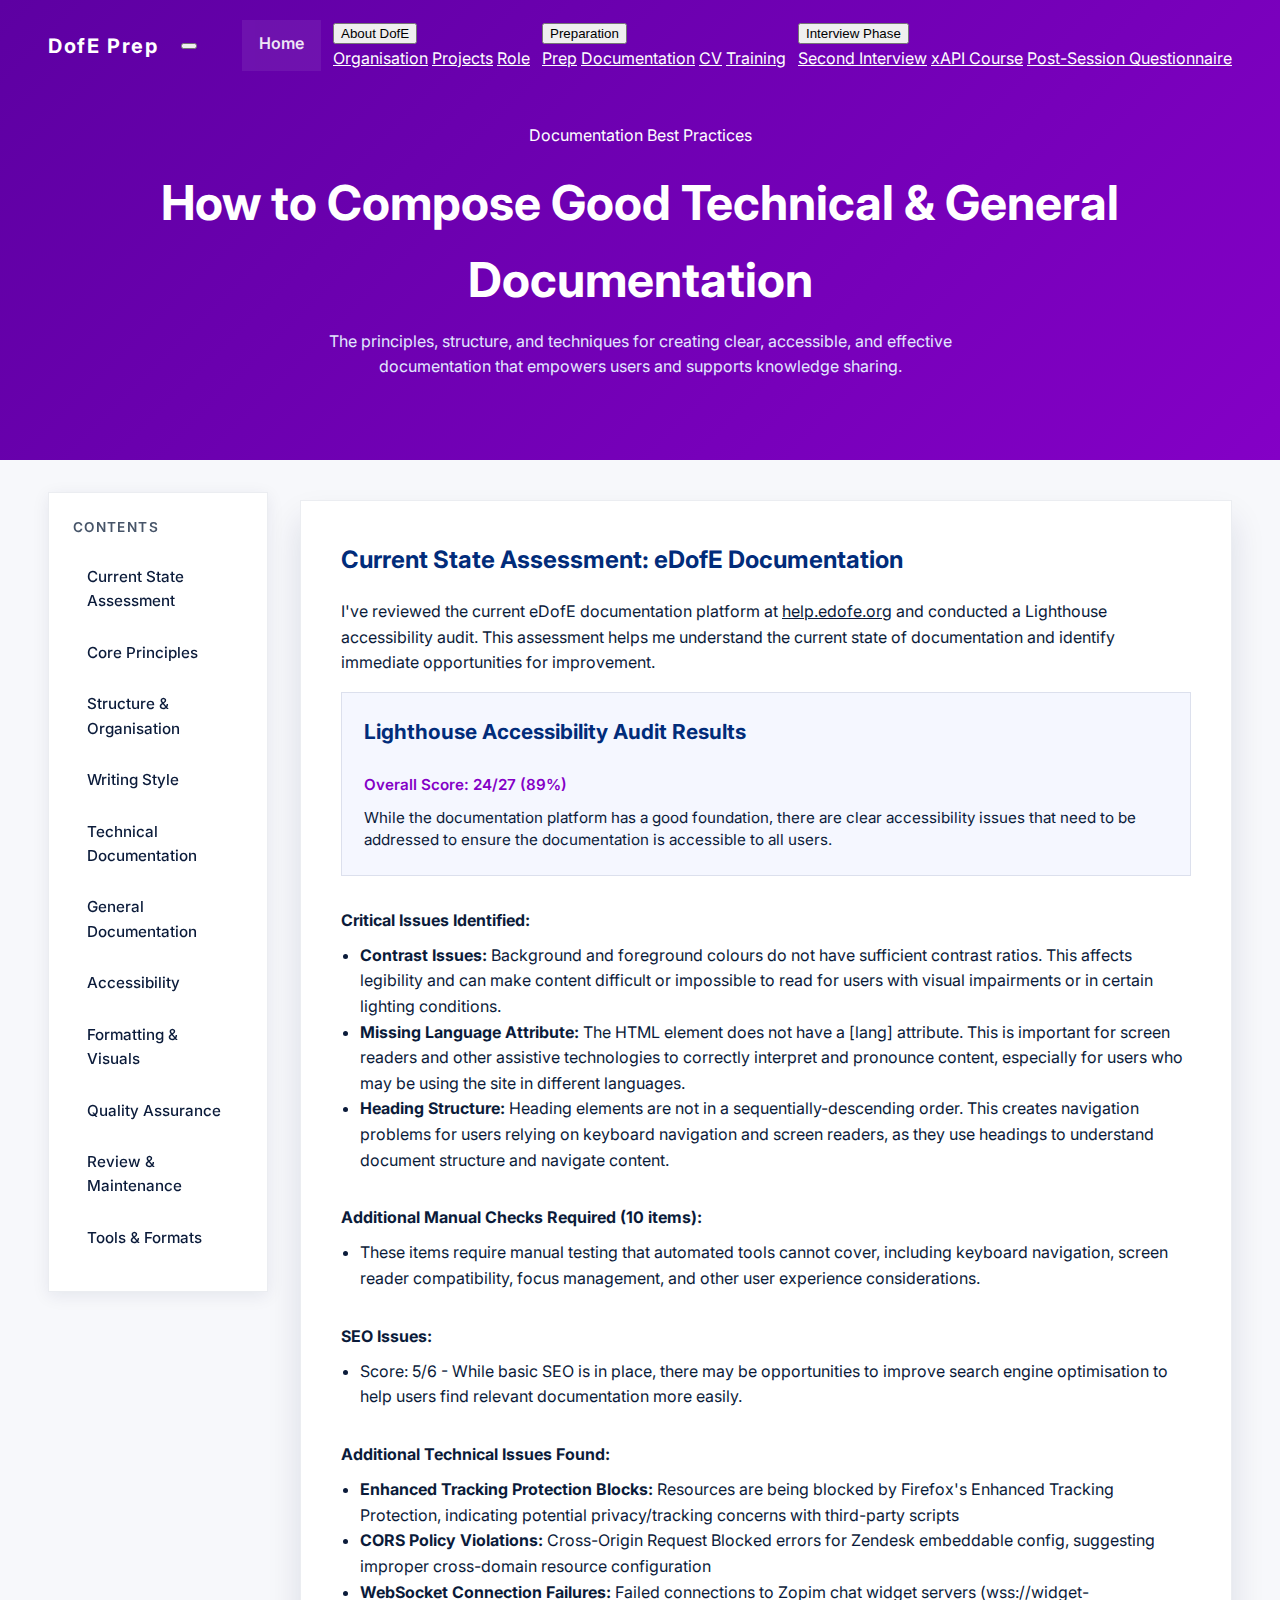
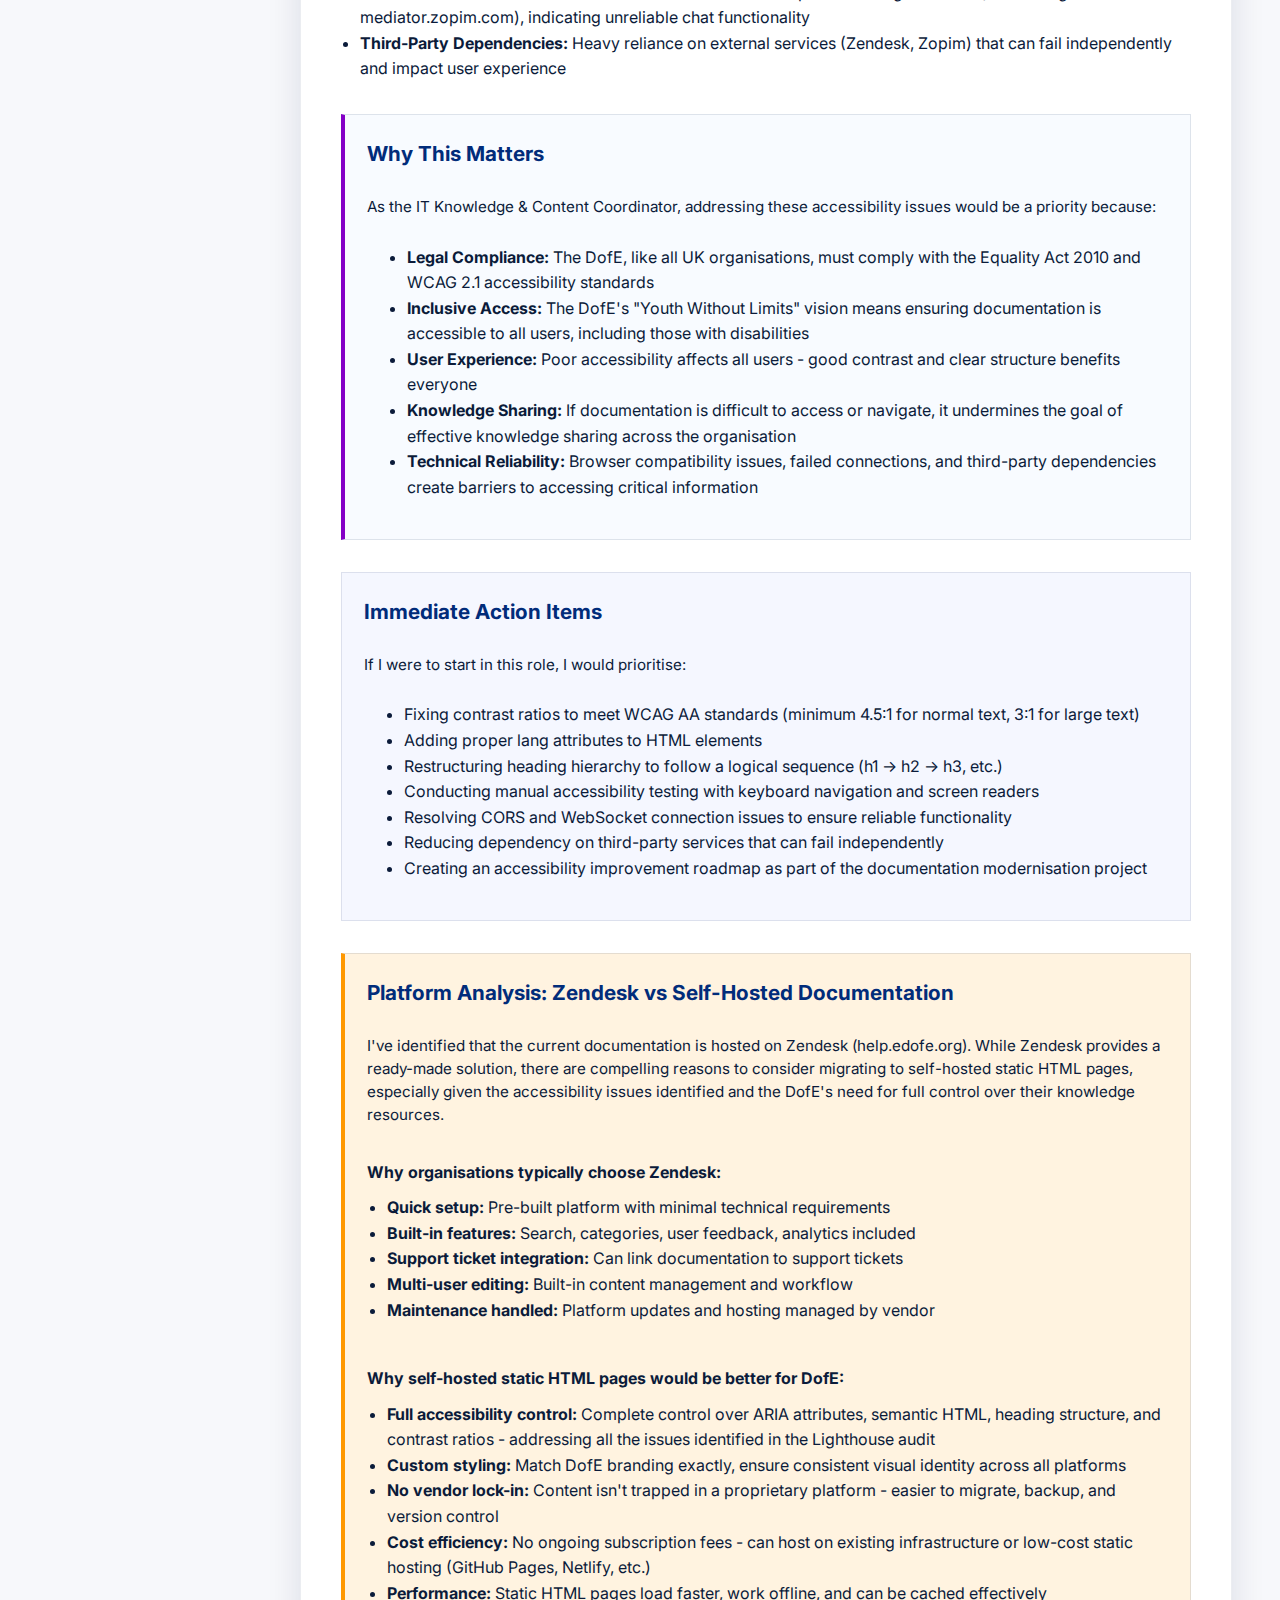
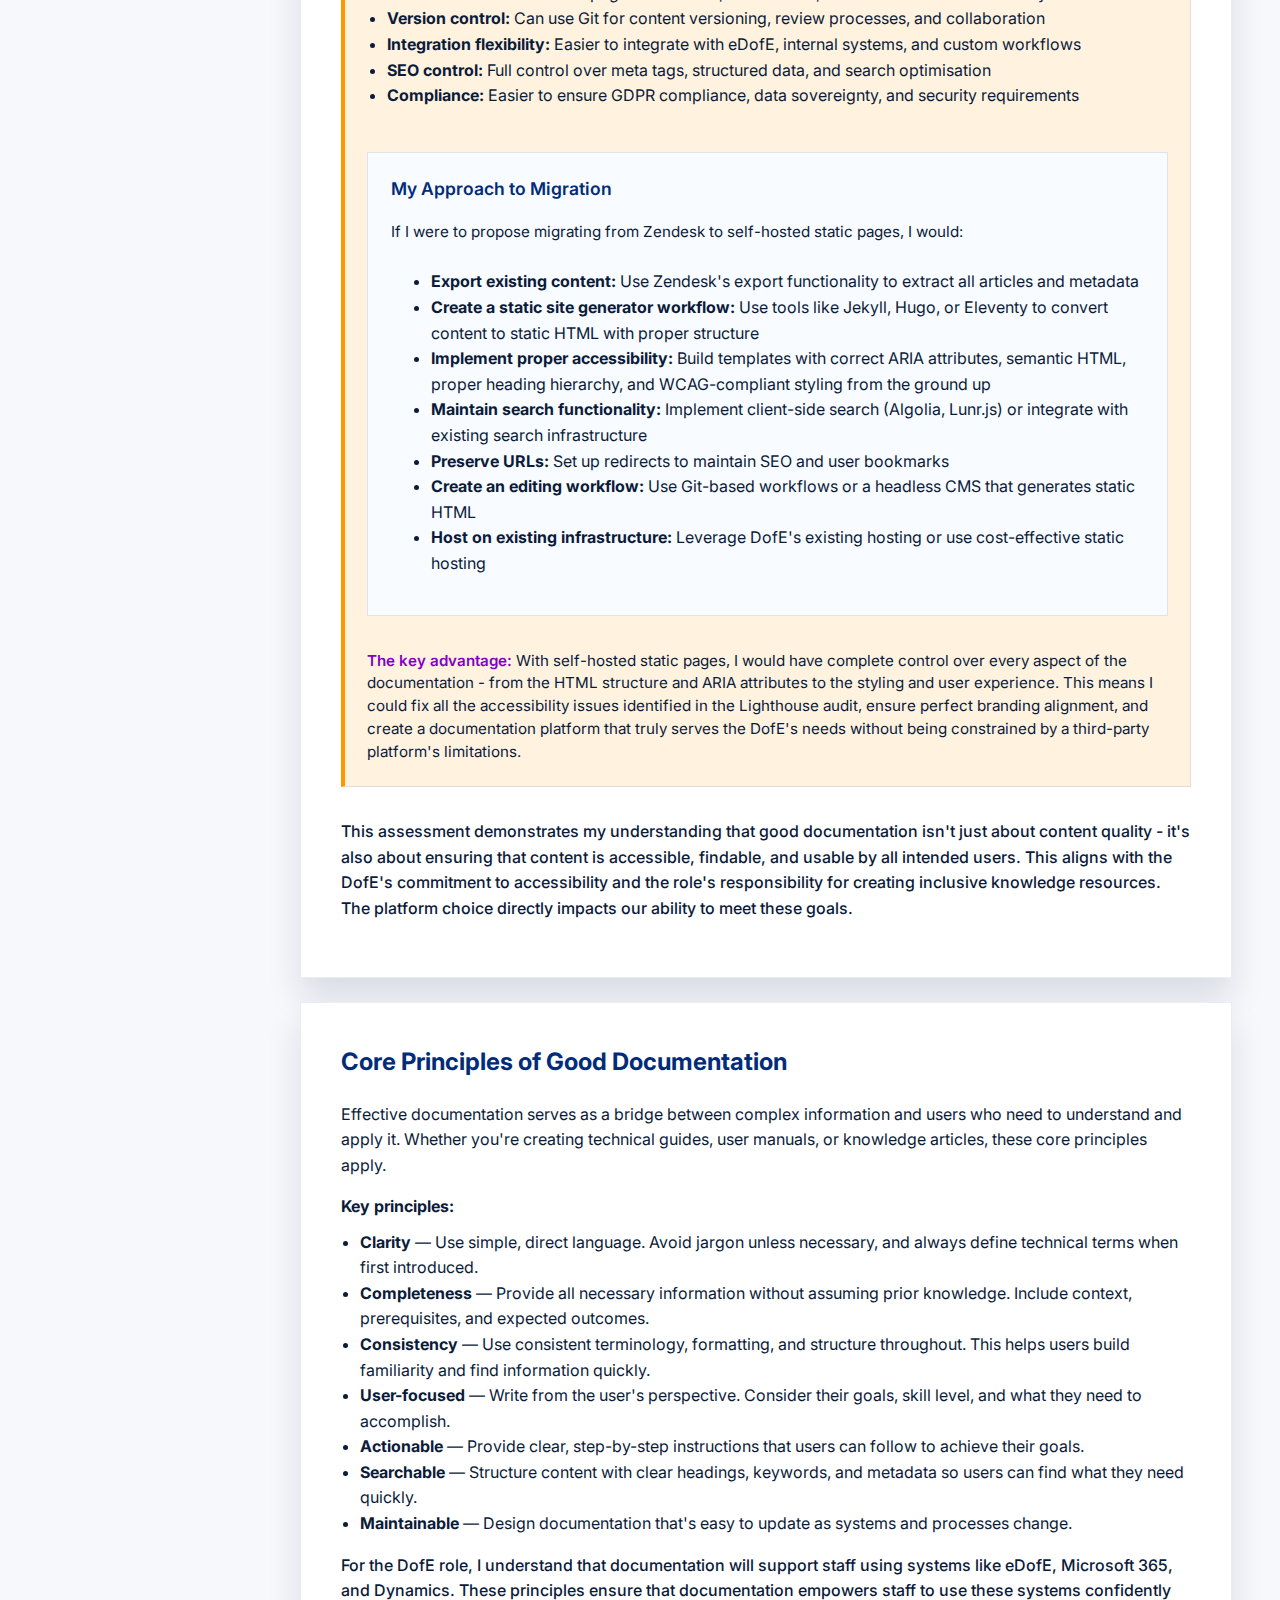
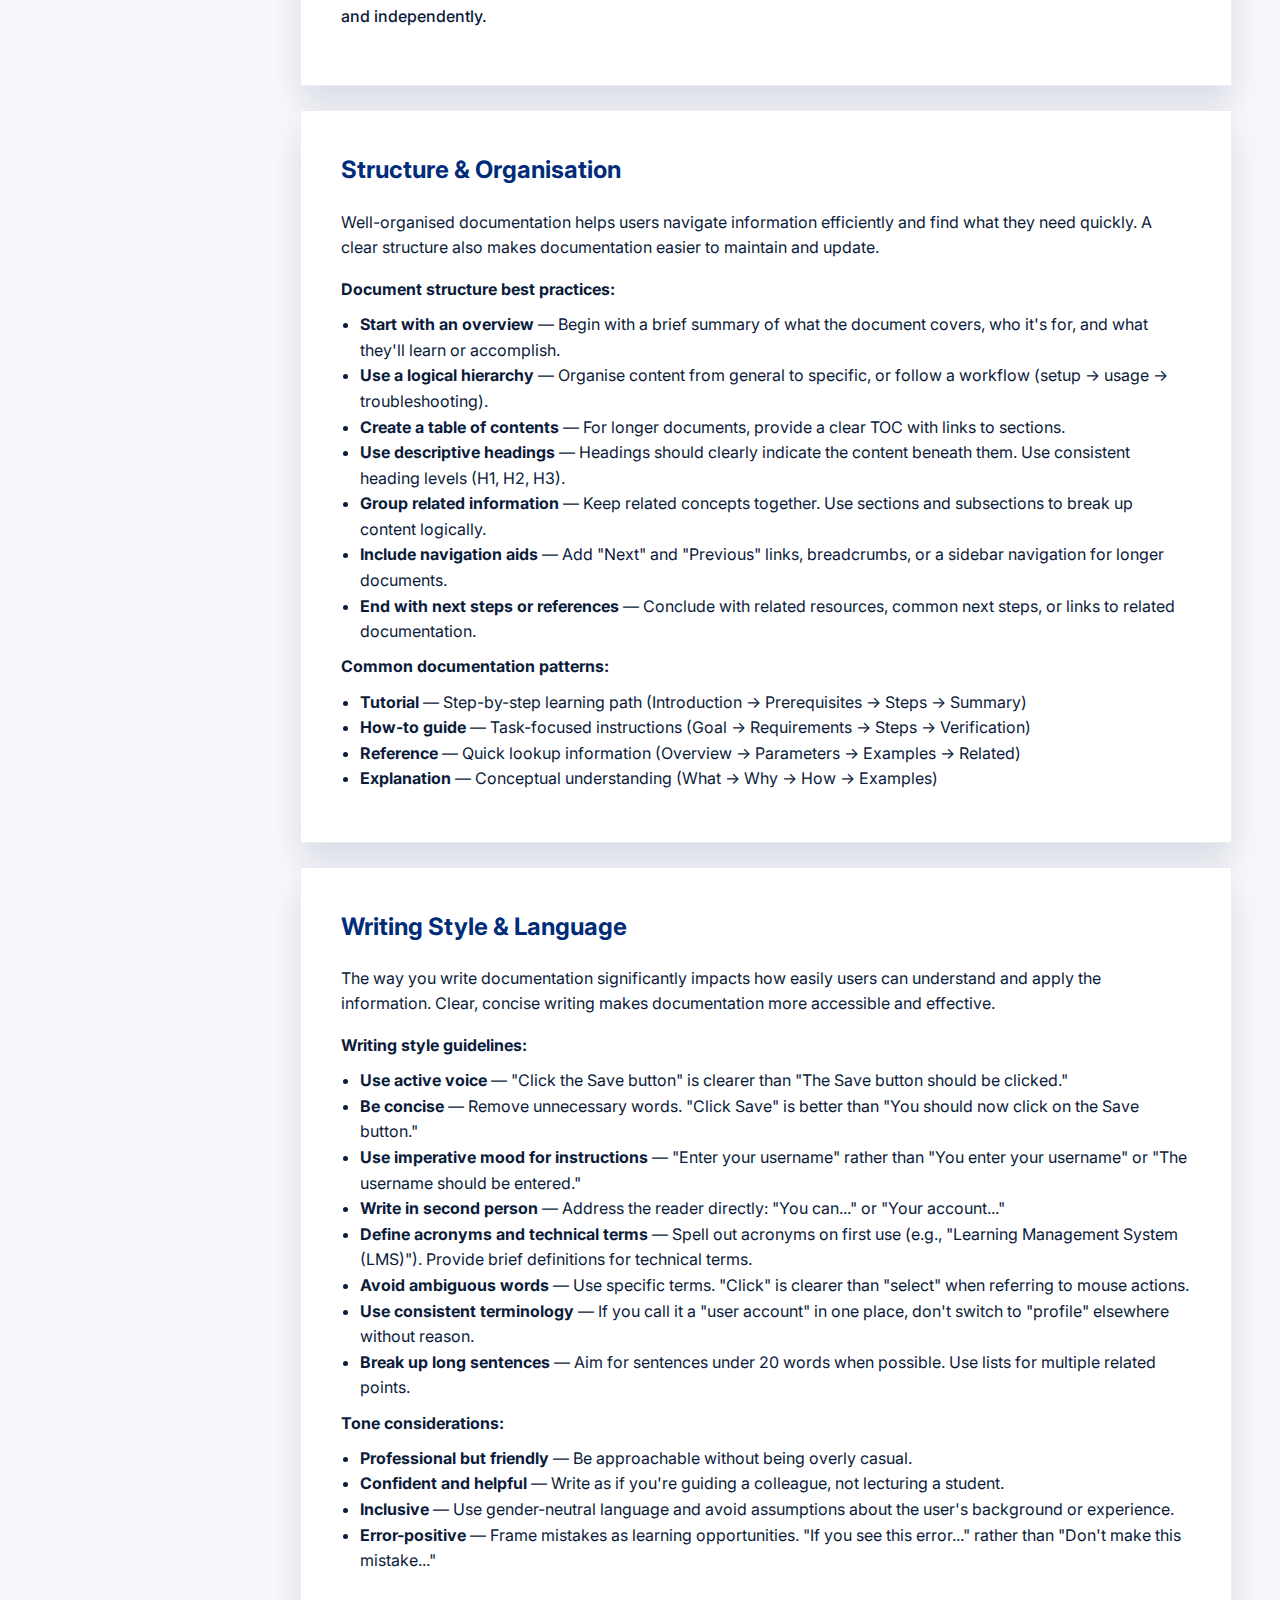
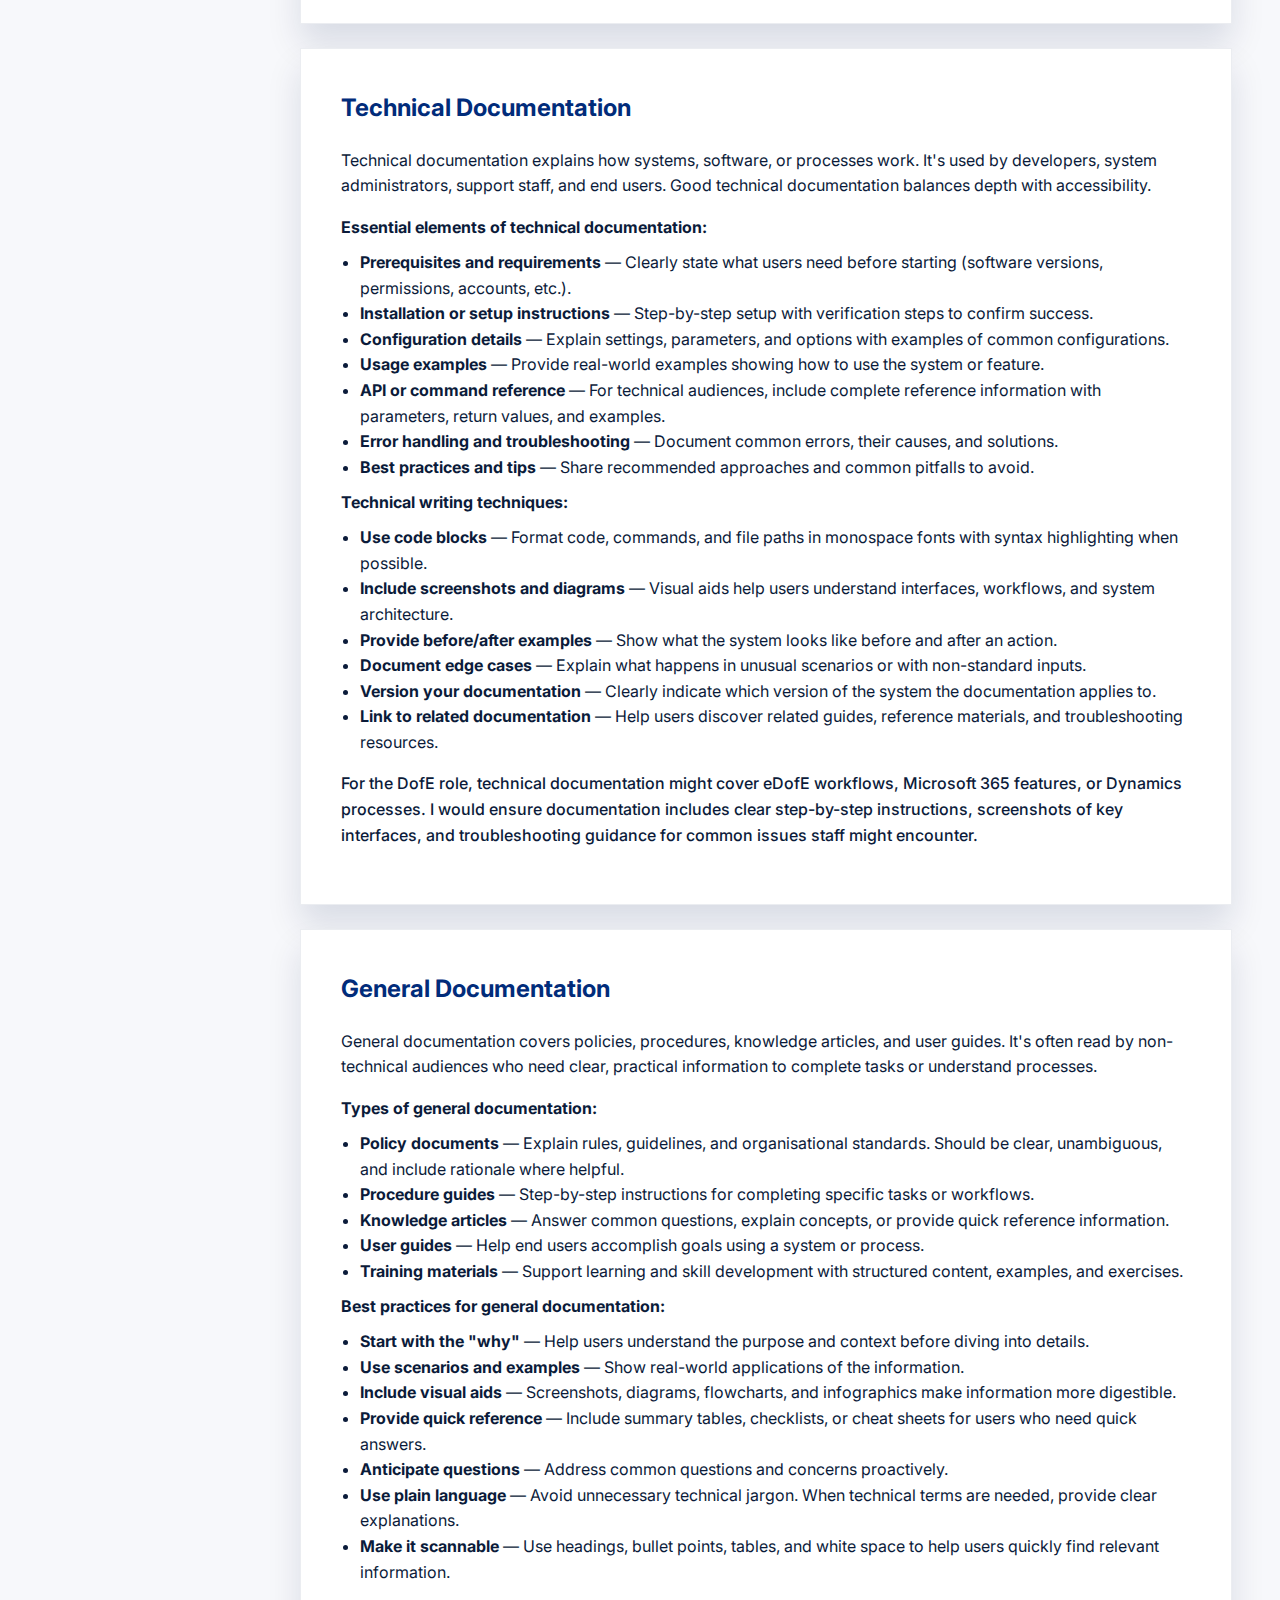
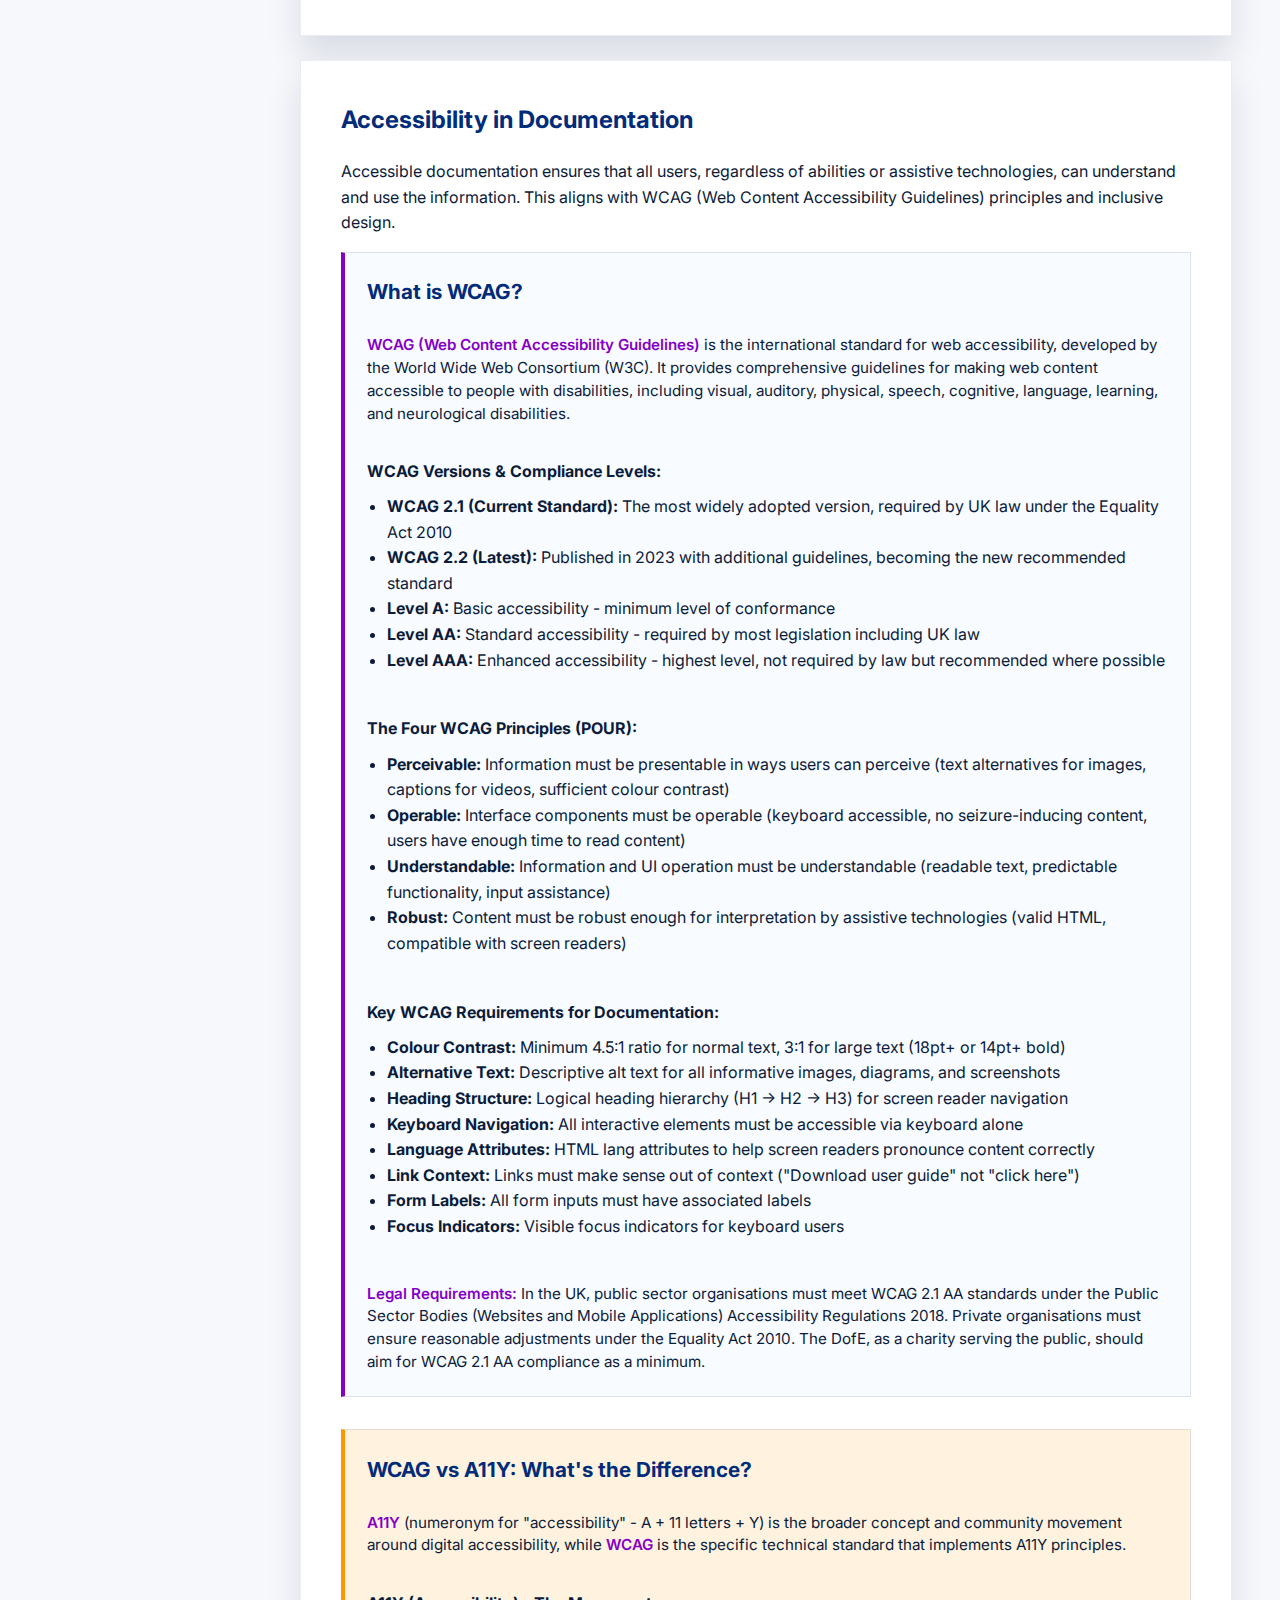
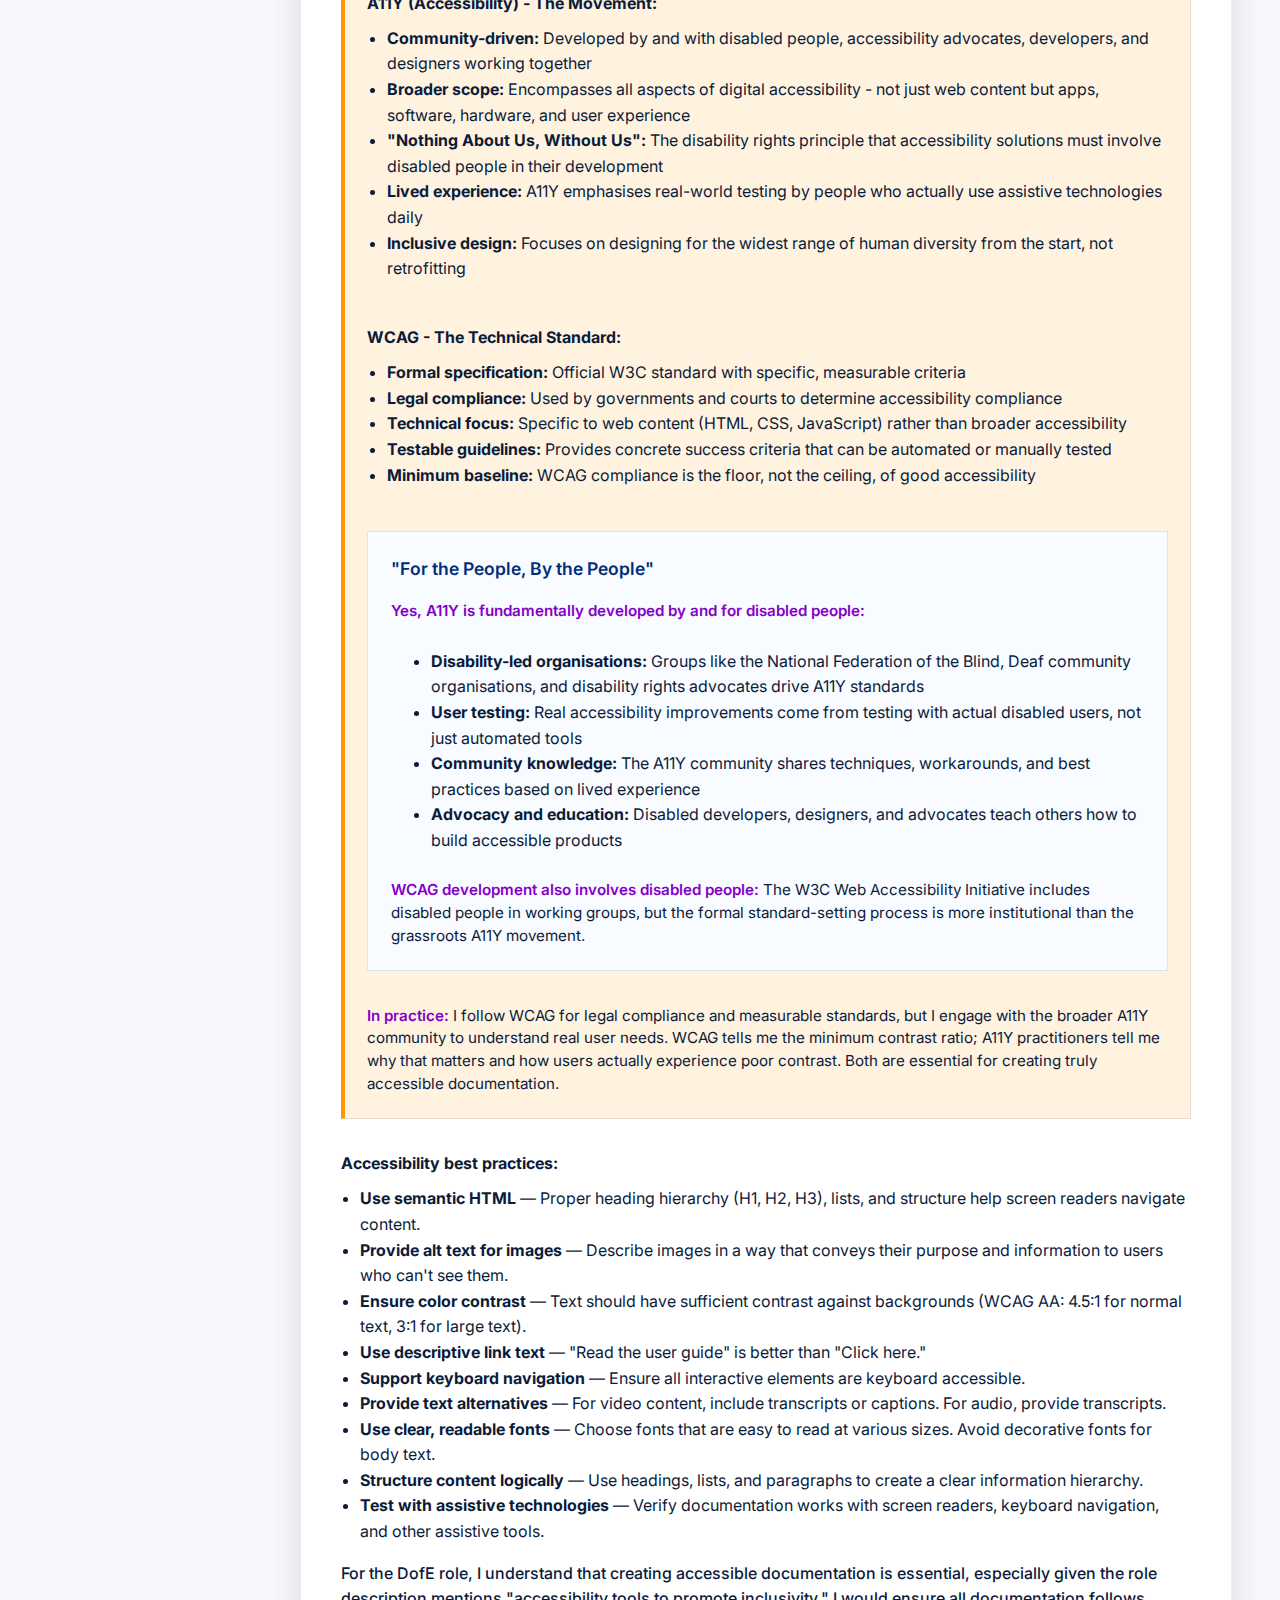
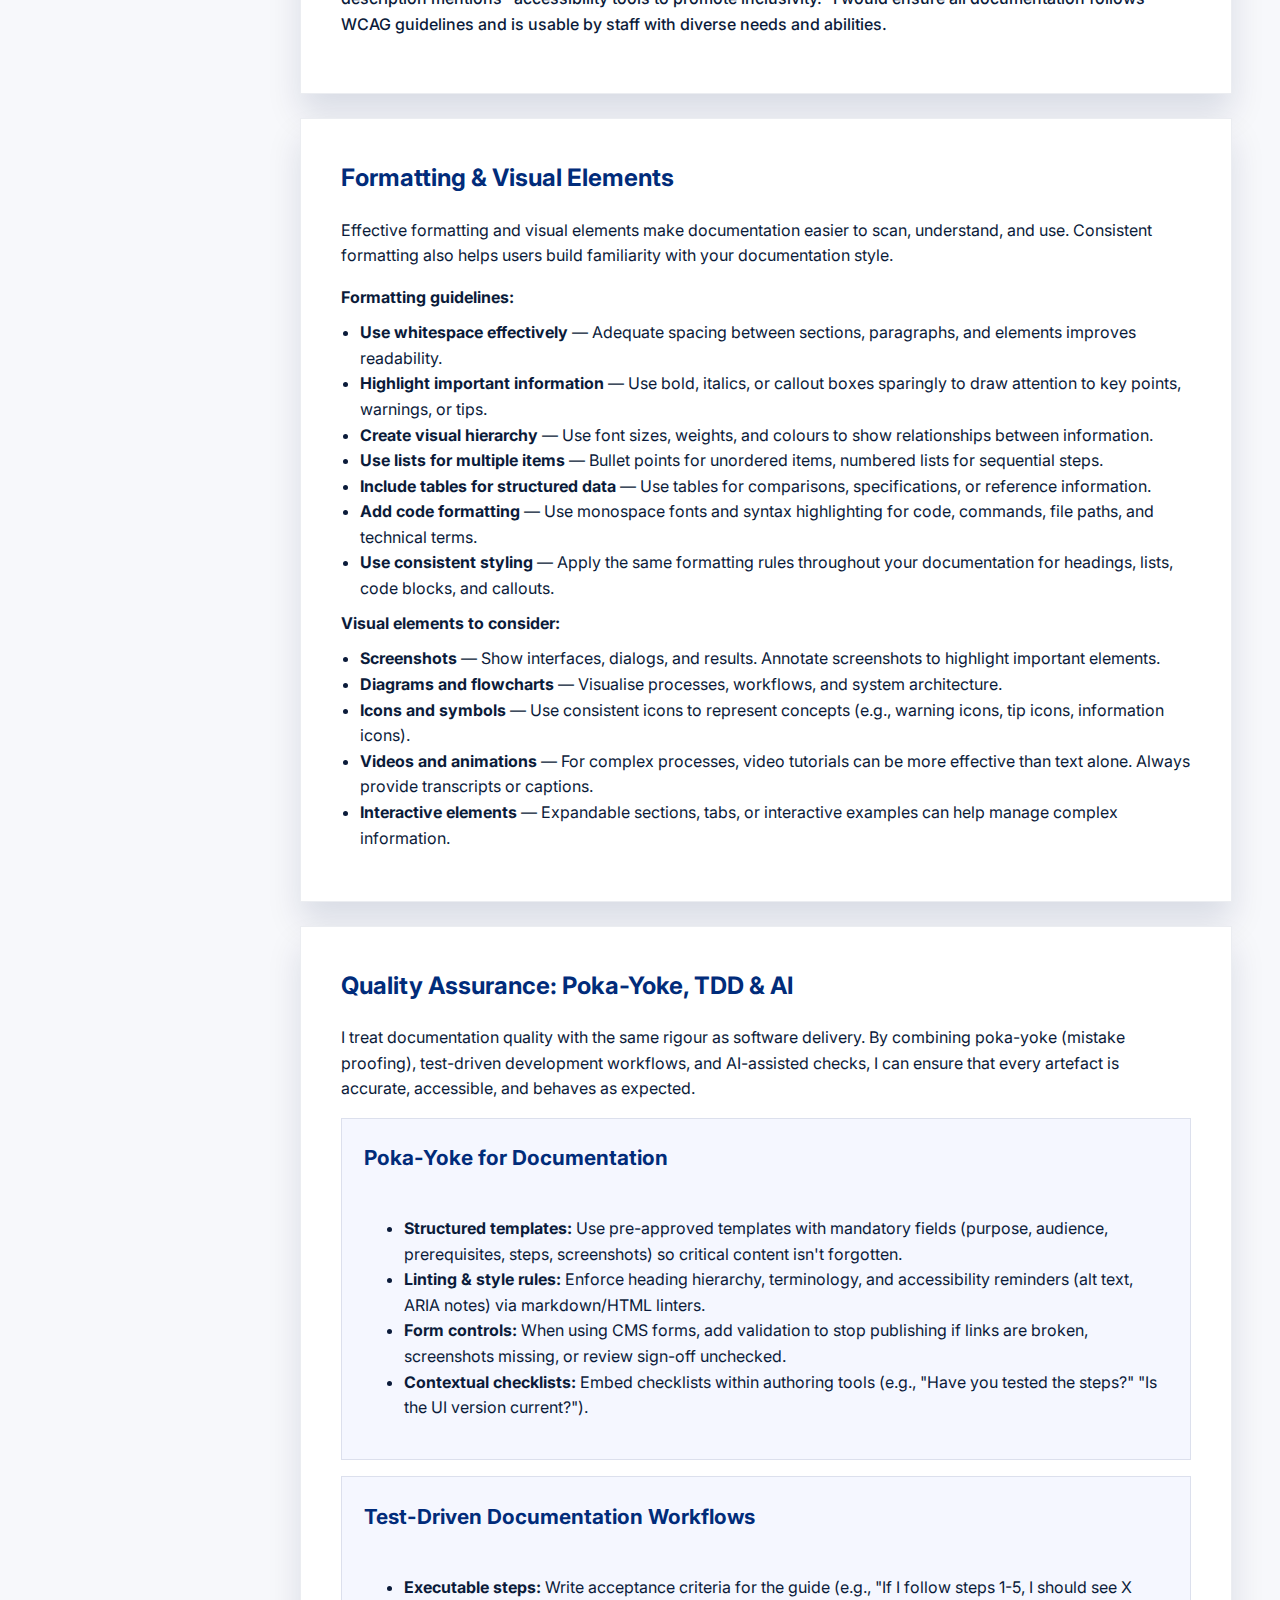
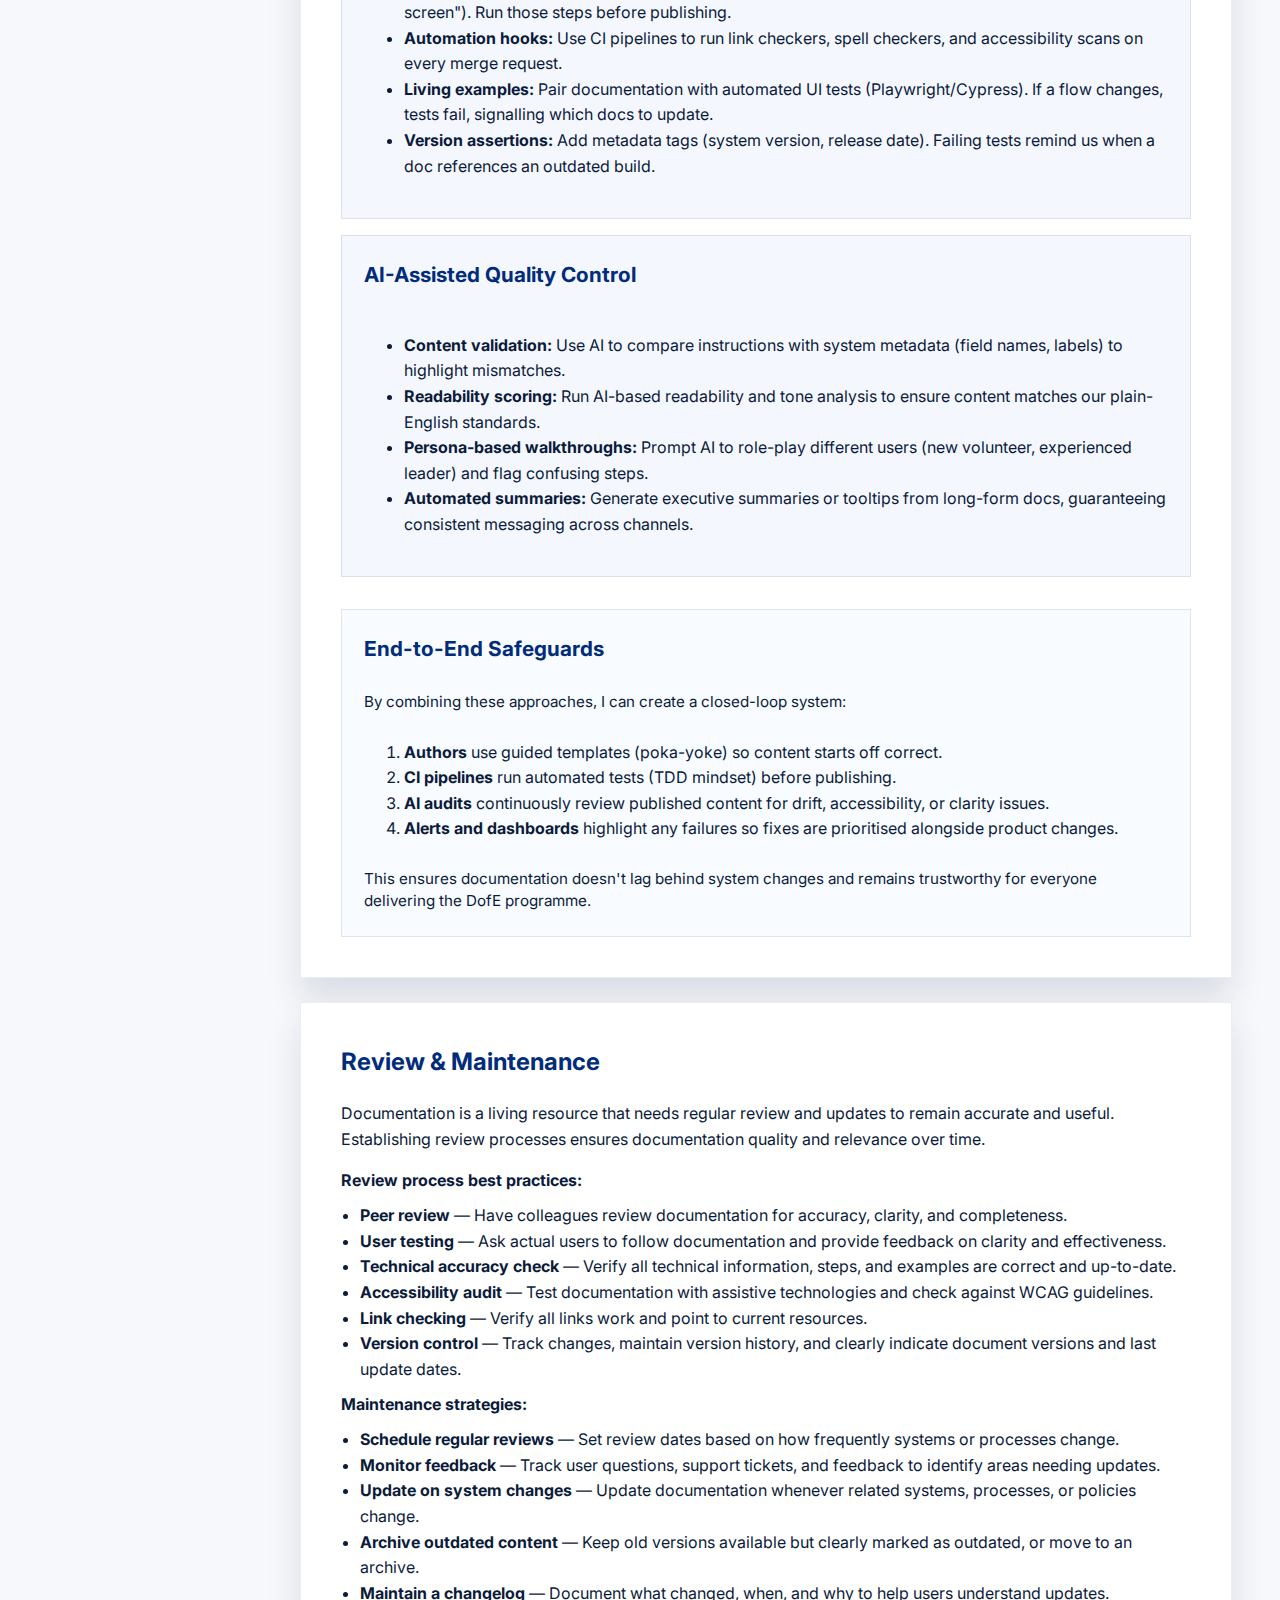
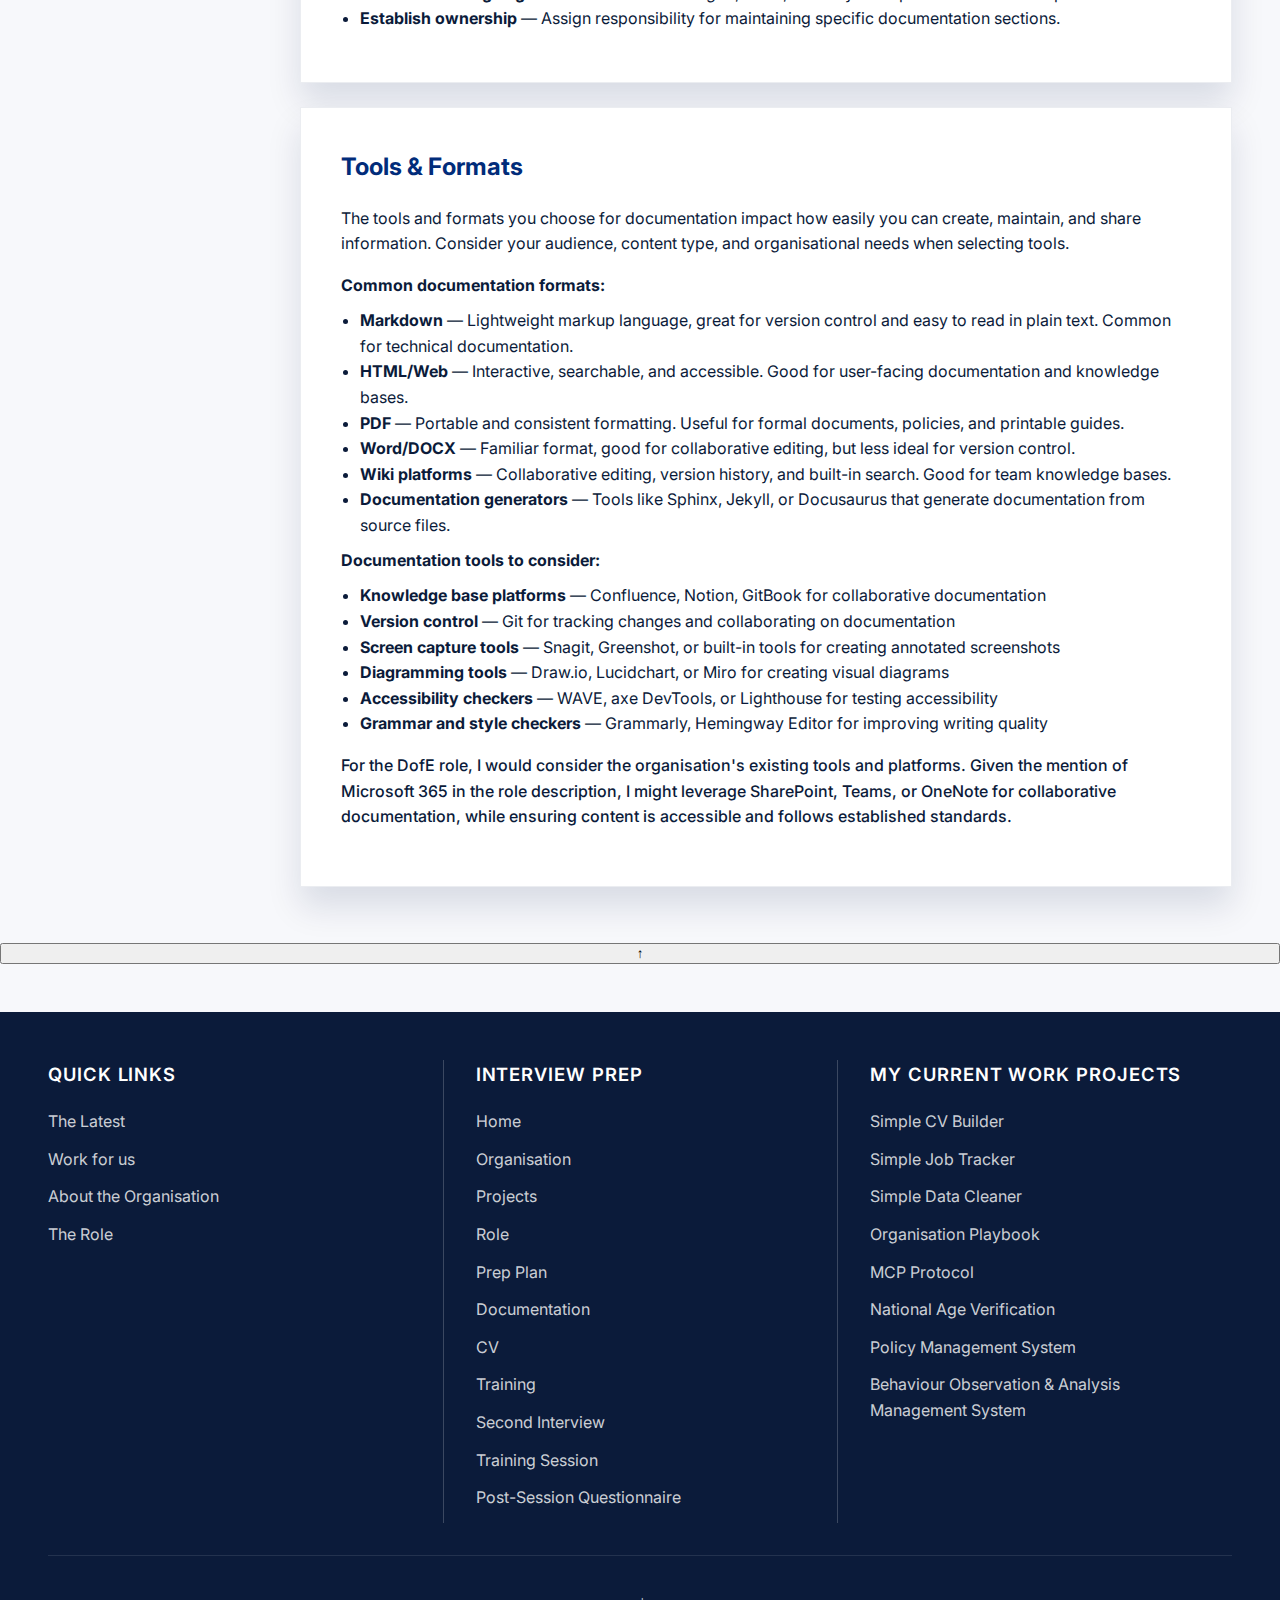
<file: documentation.html>
<!DOCTYPE html>
<html lang="en">

<head>
    <meta charset="UTF-8" />
    <meta name="viewport" content="width=device-width, initial-scale=1.0" />
    <meta name="robots" content="noindex, nofollow" />
    <title>Documentation Guide</title>
    <link rel="stylesheet" href="styles.css" />
</head>

<body>
    <header class="site-header">
        <nav class="navbar">
            <a class="logo" href="index.html">DofE Prep</a>
            <button class="menu-toggle" aria-label="Toggle navigation menu" aria-expanded="false">
                <span></span>
                <span></span>
                <span></span>
            </button>
            <div class="nav-overlay"></div>
            <div class="nav-links">
                <a href="index.html" class="nav-link">Home</a>
                <div class="nav-group">
                    <button class="nav-group-toggle" aria-expanded="false">About DofE</button>
                    <div class="nav-group-menu">
                        <a href="organisation.html" class="nav-group-link">Organisation</a>
                        <a href="projects.html" class="nav-group-link">Projects</a>
                        <a href="role.html" class="nav-group-link">Role</a>
                    </div>
                </div>
                <div class="nav-group">
                    <button class="nav-group-toggle active" aria-expanded="true">Preparation</button>
                    <div class="nav-group-menu">
                        <a href="prep.html" class="nav-group-link">Prep</a>
                        <a href="documentation.html" class="nav-group-link active">Documentation</a>
                        <a href="cv.html" class="nav-group-link">CV</a>
                        <a href="training.html" class="nav-group-link">Training</a>

                    </div>
                </div>
                <div class="nav-group">
                    <button class="nav-group-toggle" aria-expanded="false">Interview Phase</button>
                    <div class="nav-group-menu">
                        <a href="second-interview.html" class="nav-group-link">Second Interview</a>
                        <a href="xapi-course-integration.html" class="nav-group-link">xAPI Course</a>
                        <a href="post-session-questionnaire.html" class="nav-group-link">Post-Session Questionnaire</a>
                    </div>
                </div>
            </div>
        </nav>
        <div class="hero">
            <p class="eyebrow">Documentation Best Practices</p>
            <h1>How to Compose Good Technical & General Documentation</h1>
            <p class="lead">
                The principles, structure, and techniques for creating clear, accessible, and effective
                documentation that empowers users and supports knowledge sharing.
            </p>
        </div>
    </header>

    <div class="content-wrapper">
        <aside class="sidebar-nav">
            <nav class="side-nav">
                <strong class="side-nav-title">Contents</strong>
                <a href="#current-state" class="side-nav-link">Current State Assessment</a>
                <a href="#principles" class="side-nav-link">Core Principles</a>
                <a href="#structure" class="side-nav-link">Structure & Organisation</a>
                <a href="#writing-style" class="side-nav-link">Writing Style</a>
                <a href="#technical-docs" class="side-nav-link">Technical Documentation</a>
                <a href="#general-docs" class="side-nav-link">General Documentation</a>
                <a href="#accessibility" class="side-nav-link">Accessibility</a>
                <a href="#formatting" class="side-nav-link">Formatting & Visuals</a>
                <a href="#quality" class="side-nav-link">Quality Assurance</a>
                <a href="#review" class="side-nav-link">Review & Maintenance</a>
                <a href="#tools" class="side-nav-link">Tools & Formats</a>
            </nav>
        </aside>

        <main class="main-with-sidebar">
            <section class="panel" id="current-state">
                <h2>Current State Assessment: eDofE Documentation</h2>
                <p>
                    I've reviewed the current eDofE documentation platform at <a href="https://help.edofe.org/hc/en-gb/"
                        target="_blank">help.edofe.org</a> and conducted a Lighthouse accessibility audit. This
                    assessment helps me understand the current state of documentation and identify immediate
                    opportunities for improvement.
                </p>

                <div class="card" style="margin-bottom: 2rem;">
                    <h3>Lighthouse Accessibility Audit Results</h3>
                    <p><strong>Overall Score: 24/27 (89%)</strong></p>
                    <p>
                        While the documentation platform has a good foundation, there are clear accessibility issues
                        that need to be addressed to ensure the documentation is accessible to all users.
                    </p>
                </div>

                <div class="list">
                    <strong>Critical Issues Identified:</strong>
                    <ul>
                        <li><strong>Contrast Issues:</strong> Background and foreground colours do not have sufficient
                            contrast ratios. This affects legibility and can make content difficult or impossible to
                            read for users with visual impairments or in certain lighting conditions.</li>
                        <li><strong>Missing Language Attribute:</strong> The HTML element does not have a [lang]
                            attribute. This is important for screen readers and other assistive technologies to
                            correctly interpret and pronounce content, especially for users who may be using the site in
                            different languages.</li>
                        <li><strong>Heading Structure:</strong> Heading elements are not in a sequentially-descending
                            order. This creates navigation problems for users relying on keyboard navigation and screen
                            readers, as they use headings to understand document structure and navigate content.</li>
                    </ul>
                </div>

                <div class="list" style="margin-top: 2rem;">
                    <strong>Additional Manual Checks Required (10 items):</strong>
                    <ul>
                        <li>These items require manual testing that automated tools cannot cover, including keyboard
                            navigation, screen reader compatibility, focus management, and other user experience
                            considerations.</li>
                    </ul>
                </div>

                <div class="list" style="margin-top: 2rem;">
                    <strong>SEO Issues:</strong>
                    <ul>
                        <li>Score: 5/6 - While basic SEO is in place, there may be opportunities to improve search
                            engine optimisation to help users find relevant documentation more easily.</li>
                    </ul>
                </div>

                <div class="list" style="margin-top: 2rem;">
                    <strong>Additional Technical Issues Found:</strong>
                    <ul>
                        <li><strong>Enhanced Tracking Protection Blocks:</strong> Resources are being blocked by
                            Firefox's Enhanced Tracking Protection, indicating potential privacy/tracking concerns with
                            third-party scripts</li>
                        <li><strong>CORS Policy Violations:</strong> Cross-Origin Request Blocked errors for Zendesk
                            embeddable config, suggesting improper cross-domain resource configuration</li>
                        <li><strong>WebSocket Connection Failures:</strong> Failed connections to Zopim chat widget
                            servers (wss://widget-mediator.zopim.com), indicating unreliable chat functionality</li>
                        <li><strong>Third-Party Dependencies:</strong> Heavy reliance on external services (Zendesk,
                            Zopim) that can fail independently and impact user experience</li>
                    </ul>
                </div>

                <div class="card" style="margin-top: 2rem; background: #f8fbff; border-left: 4px solid var(--primary);">
                    <h3>Why This Matters</h3>
                    <p>
                        As the IT Knowledge & Content Coordinator, addressing these accessibility issues would be a
                        priority because:
                    </p>
                    <ul>
                        <li><strong>Legal Compliance:</strong> The DofE, like all UK organisations, must comply with the
                            Equality Act 2010 and WCAG 2.1 accessibility standards</li>
                        <li><strong>Inclusive Access:</strong> The DofE's "Youth Without Limits" vision means ensuring
                            documentation is accessible to all users, including those with disabilities</li>
                        <li><strong>User Experience:</strong> Poor accessibility affects all users - good contrast and
                            clear structure benefits everyone</li>
                        <li><strong>Knowledge Sharing:</strong> If documentation is difficult to access or navigate, it
                            undermines the goal of effective knowledge sharing across the organisation</li>
                        <li><strong>Technical Reliability:</strong> Browser compatibility issues, failed connections,
                            and third-party dependencies create barriers to accessing critical information</li>
                    </ul>
                </div>

                <div class="card" style="margin-top: 2rem;">
                    <h3>Immediate Action Items</h3>
                    <p>
                        If I were to start in this role, I would prioritise:
                    </p>
                    <ul>
                        <li>Fixing contrast ratios to meet WCAG AA standards (minimum 4.5:1 for normal text, 3:1 for
                            large text)</li>
                        <li>Adding proper lang attributes to HTML elements</li>
                        <li>Restructuring heading hierarchy to follow a logical sequence (h1 → h2 → h3, etc.)</li>
                        <li>Conducting manual accessibility testing with keyboard navigation and screen readers</li>
                        <li>Resolving CORS and WebSocket connection issues to ensure reliable functionality</li>
                        <li>Reducing dependency on third-party services that can fail independently</li>
                        <li>Creating an accessibility improvement roadmap as part of the documentation modernisation
                            project</li>
                    </ul>
                </div>

                <div class="card" style="margin-top: 2rem; background: #fff3e0; border-left: 4px solid #ff9800;">
                    <h3>Platform Analysis: Zendesk vs Self-Hosted Documentation</h3>
                    <p>
                        I've identified that the current documentation is hosted on Zendesk (help.edofe.org). While
                        Zendesk provides a ready-made solution, there are compelling reasons to consider migrating to
                        self-hosted static HTML pages, especially given the accessibility issues identified and the
                        DofE's need for full control over their knowledge resources.
                    </p>

                    <div class="list" style="margin-top: 1.5rem;">
                        <strong>Why organisations typically choose Zendesk:</strong>
                        <ul>
                            <li><strong>Quick setup:</strong> Pre-built platform with minimal technical requirements
                            </li>
                            <li><strong>Built-in features:</strong> Search, categories, user feedback, analytics
                                included</li>
                            <li><strong>Support ticket integration:</strong> Can link documentation to support tickets
                            </li>
                            <li><strong>Multi-user editing:</strong> Built-in content management and workflow</li>
                            <li><strong>Maintenance handled:</strong> Platform updates and hosting managed by vendor
                            </li>
                        </ul>
                    </div>

                    <div class="list" style="margin-top: 1.5rem;">
                        <strong>Why self-hosted static HTML pages would be better for DofE:</strong>
                        <ul>
                            <li><strong>Full accessibility control:</strong> Complete control over ARIA attributes,
                                semantic HTML, heading structure, and contrast ratios - addressing all the issues
                                identified in the Lighthouse audit</li>
                            <li><strong>Custom styling:</strong> Match DofE branding exactly, ensure consistent visual
                                identity across all platforms</li>
                            <li><strong>No vendor lock-in:</strong> Content isn't trapped in a proprietary platform -
                                easier to migrate, backup, and version control</li>
                            <li><strong>Cost efficiency:</strong> No ongoing subscription fees - can host on existing
                                infrastructure or low-cost static hosting (GitHub Pages, Netlify, etc.)</li>
                            <li><strong>Performance:</strong> Static HTML pages load faster, work offline, and can be
                                cached effectively</li>
                            <li><strong>Version control:</strong> Can use Git for content versioning, review processes,
                                and collaboration</li>
                            <li><strong>Integration flexibility:</strong> Easier to integrate with eDofE, internal
                                systems, and custom workflows</li>
                            <li><strong>SEO control:</strong> Full control over meta tags, structured data, and search
                                optimisation</li>
                            <li><strong>Compliance:</strong> Easier to ensure GDPR compliance, data sovereignty, and
                                security requirements</li>
                        </ul>
                    </div>

                    <div class="card" style="margin-top: 1.5rem; background: #f8fbff;">
                        <h4>My Approach to Migration</h4>
                        <p>
                            If I were to propose migrating from Zendesk to self-hosted static pages, I would:
                        </p>
                        <ul>
                            <li><strong>Export existing content:</strong> Use Zendesk's export functionality to extract
                                all articles and metadata</li>
                            <li><strong>Create a static site generator workflow:</strong> Use tools like Jekyll, Hugo,
                                or Eleventy to convert content to static HTML with proper structure</li>
                            <li><strong>Implement proper accessibility:</strong> Build templates with correct ARIA
                                attributes, semantic HTML, proper heading hierarchy, and WCAG-compliant styling from the
                                ground up</li>
                            <li><strong>Maintain search functionality:</strong> Implement client-side search (Algolia,
                                Lunr.js) or integrate with existing search infrastructure</li>
                            <li><strong>Preserve URLs:</strong> Set up redirects to maintain SEO and user bookmarks</li>
                            <li><strong>Create an editing workflow:</strong> Use Git-based workflows or a headless CMS
                                that generates static HTML</li>
                            <li><strong>Host on existing infrastructure:</strong> Leverage DofE's existing hosting or
                                use cost-effective static hosting</li>
                        </ul>
                    </div>

                    <p style="margin-top: 1.5rem;">
                        <strong>The key advantage:</strong> With self-hosted static pages, I would have complete control
                        over every aspect of the documentation - from the HTML structure and ARIA attributes to the
                        styling and user experience. This means I could fix all the accessibility issues identified in
                        the Lighthouse audit, ensure perfect branding alignment, and create a documentation platform
                        that truly serves the DofE's needs without being constrained by a third-party platform's
                        limitations.
                    </p>
                </div>

                <p class="note" style="margin-top: 2rem;">
                    This assessment demonstrates my understanding that good documentation isn't just about content
                    quality - it's also about ensuring that content is accessible, findable, and usable by all intended
                    users. This aligns with the DofE's commitment to accessibility and the role's responsibility for
                    creating inclusive knowledge resources. The platform choice directly impacts our ability to meet
                    these goals.
                </p>
            </section>

            <section class="panel" id="principles">
                <h2>Core Principles of Good Documentation</h2>
                <p>
                    Effective documentation serves as a bridge between complex information and users who need to
                    understand and apply it. Whether you're creating technical guides, user manuals, or knowledge
                    articles, these core principles apply.
                </p>
                <div class="list">
                    <strong>Key principles:</strong>
                    <ul>
                        <li><strong>Clarity</strong> — Use simple, direct language. Avoid jargon unless necessary, and
                            always define technical terms when first introduced.</li>
                        <li><strong>Completeness</strong> — Provide all necessary information without assuming prior
                            knowledge. Include context, prerequisites, and expected outcomes.</li>
                        <li><strong>Consistency</strong> — Use consistent terminology, formatting, and structure
                            throughout. This helps users build familiarity and find information quickly.</li>
                        <li><strong>User-focused</strong> — Write from the user's perspective. Consider their goals,
                            skill level, and what they need to accomplish.</li>
                        <li><strong>Actionable</strong> — Provide clear, step-by-step instructions that users can follow
                            to achieve their goals.</li>
                        <li><strong>Searchable</strong> — Structure content with clear headings, keywords, and metadata
                            so users can find what they need quickly.</li>
                        <li><strong>Maintainable</strong> — Design documentation that's easy to update as systems and
                            processes change.</li>
                    </ul>
                </div>
                <p class="note">
                    For the DofE role, I understand that documentation will support staff using systems like eDofE,
                    Microsoft 365, and Dynamics. These principles ensure that documentation empowers staff to use these
                    systems confidently and independently.
                </p>
            </section>

            <section class="panel" id="structure">
                <h2>Structure & Organisation</h2>
                <p>
                    Well-organised documentation helps users navigate information efficiently and find what they need
                    quickly. A clear structure also makes documentation easier to maintain and update.
                </p>
                <div class="list">
                    <strong>Document structure best practices:</strong>
                    <ul>
                        <li><strong>Start with an overview</strong> — Begin with a brief summary of what the document
                            covers, who it's for, and what they'll learn or accomplish.</li>
                        <li><strong>Use a logical hierarchy</strong> — Organise content from general to specific, or
                            follow a workflow (setup → usage → troubleshooting).</li>
                        <li><strong>Create a table of contents</strong> — For longer documents, provide a clear TOC with
                            links to sections.</li>
                        <li><strong>Use descriptive headings</strong> — Headings should clearly indicate the content
                            beneath them. Use consistent heading levels (H1, H2, H3).</li>
                        <li><strong>Group related information</strong> — Keep related concepts together. Use sections
                            and
                            subsections to break up content logically.</li>
                        <li><strong>Include navigation aids</strong> — Add "Next" and "Previous" links, breadcrumbs, or
                            a sidebar navigation for longer documents.</li>
                        <li><strong>End with next steps or references</strong> — Conclude with related resources, common
                            next steps, or links to related documentation.</li>
                    </ul>
                </div>
                <div class="list">
                    <strong>Common documentation patterns:</strong>
                    <ul>
                        <li><strong>Tutorial</strong> — Step-by-step learning path (Introduction → Prerequisites →
                            Steps → Summary)</li>
                        <li><strong>How-to guide</strong> — Task-focused instructions (Goal → Requirements → Steps →
                            Verification)</li>
                        <li><strong>Reference</strong> — Quick lookup information (Overview → Parameters → Examples →
                            Related)</li>
                        <li><strong>Explanation</strong> — Conceptual understanding (What → Why → How → Examples)</li>
                    </ul>
                </div>
            </section>

            <section class="panel" id="writing-style">
                <h2>Writing Style & Language</h2>
                <p>
                    The way you write documentation significantly impacts how easily users can understand and apply the
                    information. Clear, concise writing makes documentation more accessible and effective.
                </p>
                <div class="list">
                    <strong>Writing style guidelines:</strong>
                    <ul>
                        <li><strong>Use active voice</strong> — "Click the Save button" is clearer than "The Save
                            button should be clicked."</li>
                        <li><strong>Be concise</strong> — Remove unnecessary words. "Click Save" is better than "You
                            should now click on the Save button."</li>
                        <li><strong>Use imperative mood for instructions</strong> — "Enter your username" rather than
                            "You enter your username" or "The username should be entered."</li>
                        <li><strong>Write in second person</strong> — Address the reader directly: "You can..." or
                            "Your account..."</li>
                        <li><strong>Define acronyms and technical terms</strong> — Spell out acronyms on first use
                            (e.g., "Learning Management System (LMS)"). Provide brief definitions for technical terms.
                        </li>
                        <li><strong>Avoid ambiguous words</strong> — Use specific terms. "Click" is clearer than
                            "select" when referring to mouse actions.</li>
                        <li><strong>Use consistent terminology</strong> — If you call it a "user account" in one place,
                            don't switch to "profile" elsewhere without reason.</li>
                        <li><strong>Break up long sentences</strong> — Aim for sentences under 20 words when possible.
                            Use lists for multiple related points.</li>
                    </ul>
                </div>
                <div class="list">
                    <strong>Tone considerations:</strong>
                    <ul>
                        <li><strong>Professional but friendly</strong> — Be approachable without being overly casual.
                        </li>
                        <li><strong>Confident and helpful</strong> — Write as if you're guiding a colleague, not
                            lecturing
                            a student.</li>
                        <li><strong>Inclusive</strong> — Use gender-neutral language and avoid assumptions about the
                            user's background or experience.</li>
                        <li><strong>Error-positive</strong> — Frame mistakes as learning opportunities. "If you see
                            this error..." rather than "Don't make this mistake..."</li>
                    </ul>
                </div>
            </section>

            <section class="panel" id="technical-docs">
                <h2>Technical Documentation</h2>
                <p>
                    Technical documentation explains how systems, software, or processes work. It's used by developers,
                    system administrators, support staff, and end users. Good technical documentation balances depth
                    with
                    accessibility.
                </p>
                <div class="list">
                    <strong>Essential elements of technical documentation:</strong>
                    <ul>
                        <li><strong>Prerequisites and requirements</strong> — Clearly state what users need before
                            starting (software versions, permissions, accounts, etc.).</li>
                        <li><strong>Installation or setup instructions</strong> — Step-by-step setup with verification
                            steps to confirm success.</li>
                        <li><strong>Configuration details</strong> — Explain settings, parameters, and options with
                            examples of common configurations.</li>
                        <li><strong>Usage examples</strong> — Provide real-world examples showing how to use the system
                            or feature.</li>
                        <li><strong>API or command reference</strong> — For technical audiences, include complete
                            reference information with parameters, return values, and examples.</li>
                        <li><strong>Error handling and troubleshooting</strong> — Document common errors, their causes,
                            and solutions.</li>
                        <li><strong>Best practices and tips</strong> — Share recommended approaches and common pitfalls
                            to avoid.</li>
                    </ul>
                </div>
                <div class="list">
                    <strong>Technical writing techniques:</strong>
                    <ul>
                        <li><strong>Use code blocks</strong> — Format code, commands, and file paths in monospace
                            fonts with syntax highlighting when possible.</li>
                        <li><strong>Include screenshots and diagrams</strong> — Visual aids help users understand
                            interfaces, workflows, and system architecture.</li>
                        <li><strong>Provide before/after examples</strong> — Show what the system looks like before and
                            after an action.</li>
                        <li><strong>Document edge cases</strong> — Explain what happens in unusual scenarios or with
                            non-standard inputs.</li>
                        <li><strong>Version your documentation</strong> — Clearly indicate which version of the system
                            the documentation applies to.</li>
                        <li><strong>Link to related documentation</strong> — Help users discover related guides,
                            reference materials, and troubleshooting resources.</li>
                    </ul>
                </div>
                <p class="note">
                    For the DofE role, technical documentation might cover eDofE workflows, Microsoft 365 features, or
                    Dynamics processes. I would ensure documentation includes clear step-by-step instructions,
                    screenshots of key interfaces, and troubleshooting guidance for common issues staff might
                    encounter.
                </p>
            </section>

            <section class="panel" id="general-docs">
                <h2>General Documentation</h2>
                <p>
                    General documentation covers policies, procedures, knowledge articles, and user guides. It's often
                    read by non-technical audiences who need clear, practical information to complete tasks or
                    understand
                    processes.
                </p>
                <div class="list">
                    <strong>Types of general documentation:</strong>
                    <ul>
                        <li><strong>Policy documents</strong> — Explain rules, guidelines, and organisational
                            standards. Should be clear, unambiguous, and include rationale where helpful.</li>
                        <li><strong>Procedure guides</strong> — Step-by-step instructions for completing specific tasks
                            or workflows.</li>
                        <li><strong>Knowledge articles</strong> — Answer common questions, explain concepts, or provide
                            quick reference information.</li>
                        <li><strong>User guides</strong> — Help end users accomplish goals using a system or process.
                        </li>
                        <li><strong>Training materials</strong> — Support learning and skill development with structured
                            content, examples, and exercises.</li>
                    </ul>
                </div>
                <div class="list">
                    <strong>Best practices for general documentation:</strong>
                    <ul>
                        <li><strong>Start with the "why"</strong> — Help users understand the purpose and context before
                            diving into details.</li>
                        <li><strong>Use scenarios and examples</strong> — Show real-world applications of the
                            information.</li>
                        <li><strong>Include visual aids</strong> — Screenshots, diagrams, flowcharts, and infographics
                            make information more digestible.</li>
                        <li><strong>Provide quick reference</strong> — Include summary tables, checklists, or cheat
                            sheets for users who need quick answers.</li>
                        <li><strong>Anticipate questions</strong> — Address common questions and concerns proactively.
                        </li>
                        <li><strong>Use plain language</strong> — Avoid unnecessary technical jargon. When technical
                            terms are needed, provide clear explanations.</li>
                        <li><strong>Make it scannable</strong> — Use headings, bullet points, tables, and white space
                            to help users quickly find relevant information.</li>
                    </ul>
                </div>
            </section>

            <section class="panel" id="accessibility">
                <h2>Accessibility in Documentation</h2>
                <p>
                    Accessible documentation ensures that all users, regardless of abilities or assistive technologies,
                    can understand and use the information. This aligns with WCAG (Web Content Accessibility Guidelines)
                    principles and inclusive design.
                </p>

                <div class="card"
                    style="margin-bottom: 2rem; background: #f8fbff; border-left: 4px solid var(--primary);">
                    <h3>What is WCAG?</h3>
                    <p>
                        <strong>WCAG (Web Content Accessibility Guidelines)</strong> is the international standard for
                        web accessibility, developed by the World Wide Web Consortium (W3C). It provides comprehensive
                        guidelines for making web content accessible to people with disabilities, including visual,
                        auditory, physical, speech, cognitive, language, learning, and neurological disabilities.
                    </p>

                    <div class="list" style="margin-top: 1.5rem;">
                        <strong>WCAG Versions & Compliance Levels:</strong>
                        <ul>
                            <li><strong>WCAG 2.1 (Current Standard):</strong> The most widely adopted version, required
                                by UK law under the Equality Act 2010</li>
                            <li><strong>WCAG 2.2 (Latest):</strong> Published in 2023 with additional guidelines,
                                becoming the new recommended standard</li>
                            <li><strong>Level A:</strong> Basic accessibility - minimum level of conformance</li>
                            <li><strong>Level AA:</strong> Standard accessibility - required by most legislation
                                including UK law</li>
                            <li><strong>Level AAA:</strong> Enhanced accessibility - highest level, not required by law
                                but recommended where possible</li>
                        </ul>
                    </div>

                    <div class="list" style="margin-top: 1.5rem;">
                        <strong>The Four WCAG Principles (POUR):</strong>
                        <ul>
                            <li><strong>Perceivable:</strong> Information must be presentable in ways users can perceive
                                (text alternatives for images, captions for videos, sufficient colour contrast)</li>
                            <li><strong>Operable:</strong> Interface components must be operable (keyboard accessible,
                                no seizure-inducing content, users have enough time to read content)</li>
                            <li><strong>Understandable:</strong> Information and UI operation must be understandable
                                (readable text, predictable functionality, input assistance)</li>
                            <li><strong>Robust:</strong> Content must be robust enough for interpretation by assistive
                                technologies (valid HTML, compatible with screen readers)</li>
                        </ul>
                    </div>

                    <div class="list" style="margin-top: 1.5rem;">
                        <strong>Key WCAG Requirements for Documentation:</strong>
                        <ul>
                            <li><strong>Colour Contrast:</strong> Minimum 4.5:1 ratio for normal text, 3:1 for large
                                text (18pt+ or 14pt+ bold)</li>
                            <li><strong>Alternative Text:</strong> Descriptive alt text for all informative images,
                                diagrams, and screenshots</li>
                            <li><strong>Heading Structure:</strong> Logical heading hierarchy (H1 → H2 → H3) for screen
                                reader navigation</li>
                            <li><strong>Keyboard Navigation:</strong> All interactive elements must be accessible via
                                keyboard alone</li>
                            <li><strong>Language Attributes:</strong> HTML lang attributes to help screen readers
                                pronounce content correctly</li>
                            <li><strong>Link Context:</strong> Links must make sense out of context ("Download user
                                guide" not "click here")</li>
                            <li><strong>Form Labels:</strong> All form inputs must have associated labels</li>
                            <li><strong>Focus Indicators:</strong> Visible focus indicators for keyboard users</li>
                        </ul>
                    </div>

                    <p style="margin-top: 1.5rem;">
                        <strong>Legal Requirements:</strong> In the UK, public sector organisations must meet WCAG 2.1
                        AA standards under the Public Sector Bodies (Websites and Mobile Applications) Accessibility
                        Regulations 2018. Private organisations must ensure reasonable adjustments under the Equality
                        Act 2010. The DofE, as a charity serving the public, should aim for WCAG 2.1 AA compliance as a
                        minimum.
                    </p>
                </div>

                <div class="card" style="margin-bottom: 2rem; background: #fff3e0; border-left: 4px solid #ff9800;">
                    <h3>WCAG vs A11Y: What's the Difference?</h3>
                    <p>
                        <strong>A11Y</strong> (numeronym for "accessibility" - A + 11 letters + Y) is the broader
                        concept and community movement around digital accessibility, while <strong>WCAG</strong> is the
                        specific technical standard that implements A11Y principles.
                    </p>

                    <div class="list" style="margin-top: 1.5rem;">
                        <strong>A11Y (Accessibility) - The Movement:</strong>
                        <ul>
                            <li><strong>Community-driven:</strong> Developed by and with disabled people, accessibility
                                advocates, developers, and designers working together</li>
                            <li><strong>Broader scope:</strong> Encompasses all aspects of digital accessibility - not
                                just web content but apps, software, hardware, and user experience</li>
                            <li><strong>"Nothing About Us, Without Us":</strong> The disability rights principle that
                                accessibility solutions must involve disabled people in their development</li>
                            <li><strong>Lived experience:</strong> A11Y emphasises real-world testing by people who
                                actually use assistive technologies daily</li>
                            <li><strong>Inclusive design:</strong> Focuses on designing for the widest range of human
                                diversity from the start, not retrofitting</li>
                        </ul>
                    </div>

                    <div class="list" style="margin-top: 1.5rem;">
                        <strong>WCAG - The Technical Standard:</strong>
                        <ul>
                            <li><strong>Formal specification:</strong> Official W3C standard with specific, measurable
                                criteria</li>
                            <li><strong>Legal compliance:</strong> Used by governments and courts to determine
                                accessibility compliance</li>
                            <li><strong>Technical focus:</strong> Specific to web content (HTML, CSS, JavaScript) rather
                                than broader accessibility</li>
                            <li><strong>Testable guidelines:</strong> Provides concrete success criteria that can be
                                automated or manually tested</li>
                            <li><strong>Minimum baseline:</strong> WCAG compliance is the floor, not the ceiling, of
                                good accessibility</li>
                        </ul>
                    </div>

                    <div class="card" style="margin-top: 1.5rem; background: #f8fbff;">
                        <h4>"For the People, By the People"</h4>
                        <p>
                            <strong>Yes, A11Y is fundamentally developed by and for disabled people:</strong>
                        </p>
                        <ul>
                            <li><strong>Disability-led organisations:</strong> Groups like the National Federation of
                                the Blind, Deaf community organisations, and disability rights advocates drive A11Y
                                standards</li>
                            <li><strong>User testing:</strong> Real accessibility improvements come from testing with
                                actual disabled users, not just automated tools</li>
                            <li><strong>Community knowledge:</strong> The A11Y community shares techniques, workarounds,
                                and best practices based on lived experience</li>
                            <li><strong>Advocacy and education:</strong> Disabled developers, designers, and advocates
                                teach others how to build accessible products</li>
                        </ul>
                        <p>
                            <strong>WCAG development also involves disabled people:</strong> The W3C Web Accessibility
                            Initiative includes disabled people in working groups, but the formal standard-setting
                            process is more institutional than the grassroots A11Y movement.
                        </p>
                    </div>

                    <p style="margin-top: 1.5rem;">
                        <strong>In practice:</strong> I follow WCAG for legal compliance and measurable standards, but I
                        engage with the broader A11Y community to understand real user needs. WCAG tells me the minimum
                        contrast ratio; A11Y practitioners tell me why that matters and how users actually experience
                        poor contrast. Both are essential for creating truly accessible documentation.
                    </p>
                </div>

                <div class="list">
                    <strong>Accessibility best practices:</strong>
                    <ul>
                        <li><strong>Use semantic HTML</strong> — Proper heading hierarchy (H1, H2, H3), lists, and
                            structure help screen readers navigate content.</li>
                        <li><strong>Provide alt text for images</strong> — Describe images in a way that conveys their
                            purpose and information to users who can't see them.</li>
                        <li><strong>Ensure color contrast</strong> — Text should have sufficient contrast against
                            backgrounds (WCAG AA: 4.5:1 for normal text, 3:1 for large text).</li>
                        <li><strong>Use descriptive link text</strong> — "Read the user guide" is better than "Click
                            here."</li>
                        <li><strong>Support keyboard navigation</strong> — Ensure all interactive elements are
                            keyboard accessible.</li>
                        <li><strong>Provide text alternatives</strong> — For video content, include transcripts or
                            captions. For audio, provide transcripts.</li>
                        <li><strong>Use clear, readable fonts</strong> — Choose fonts that are easy to read at various
                            sizes. Avoid decorative fonts for body text.</li>
                        <li><strong>Structure content logically</strong> — Use headings, lists, and paragraphs to
                            create a clear information hierarchy.</li>
                        <li><strong>Test with assistive technologies</strong> — Verify documentation works with screen
                            readers, keyboard navigation, and other assistive tools.</li>
                    </ul>
                </div>
                <p class="note">
                    For the DofE role, I understand that creating accessible documentation is essential, especially
                    given
                    the role description mentions "accessibility tools to promote inclusivity." I would ensure
                    all documentation follows WCAG guidelines and is usable by staff with diverse needs and
                    abilities.
                </p>
            </section>

            <section class="panel" id="formatting">
                <h2>Formatting & Visual Elements</h2>
                <p>
                    Effective formatting and visual elements make documentation easier to scan, understand, and use.
                    Consistent formatting also helps users build familiarity with your documentation style.
                </p>
                <div class="list">
                    <strong>Formatting guidelines:</strong>
                    <ul>
                        <li><strong>Use whitespace effectively</strong> — Adequate spacing between sections, paragraphs,
                            and elements improves readability.</li>
                        <li><strong>Highlight important information</strong> — Use bold, italics, or callout boxes
                            sparingly to draw attention to key points, warnings, or tips.</li>
                        <li><strong>Create visual hierarchy</strong> — Use font sizes, weights, and colours to show
                            relationships between information.</li>
                        <li><strong>Use lists for multiple items</strong> — Bullet points for unordered items, numbered
                            lists for sequential steps.</li>
                        <li><strong>Include tables for structured data</strong> — Use tables for comparisons,
                            specifications, or reference information.</li>
                        <li><strong>Add code formatting</strong> — Use monospace fonts and syntax highlighting for code,
                            commands, file paths, and technical terms.</li>
                        <li><strong>Use consistent styling</strong> — Apply the same formatting rules throughout your
                            documentation for headings, lists, code blocks, and callouts.</li>
                    </ul>
                </div>
                <div class="list">
                    <strong>Visual elements to consider:</strong>
                    <ul>
                        <li><strong>Screenshots</strong> — Show interfaces, dialogs, and results. Annotate screenshots
                            to highlight important elements.</li>
                        <li><strong>Diagrams and flowcharts</strong> — Visualise processes, workflows, and system
                            architecture.</li>
                        <li><strong>Icons and symbols</strong> — Use consistent icons to represent concepts (e.g.,
                            warning icons, tip icons, information icons).</li>
                        <li><strong>Videos and animations</strong> — For complex processes, video tutorials can be more
                            effective than text alone. Always provide transcripts or captions.</li>
                        <li><strong>Interactive elements</strong> — Expandable sections, tabs, or interactive examples
                            can help manage complex information.</li>
                    </ul>
                </div>
            </section>

            <section class="panel" id="quality">
                <h2>Quality Assurance: Poka-Yoke, TDD & AI</h2>
                <p>
                    I treat documentation quality with the same rigour as software delivery. By combining poka-yoke
                    (mistake proofing), test-driven development workflows, and AI-assisted checks, I can ensure that
                    every artefact is accurate, accessible, and behaves as expected.
                </p>

                <div class="cards-grid" style="margin-bottom: 2rem; grid-template-columns: 1fr;">
                    <article class="card">
                        <h3>Poka-Yoke for Documentation</h3>
                        <ul>
                            <li><strong>Structured templates:</strong> Use pre-approved templates with mandatory fields
                                (purpose, audience, prerequisites, steps, screenshots) so critical content isn't
                                forgotten.</li>
                            <li><strong>Linting & style rules:</strong> Enforce heading hierarchy, terminology, and
                                accessibility reminders (alt text, ARIA notes) via markdown/HTML linters.</li>
                            <li><strong>Form controls:</strong> When using CMS forms, add validation to stop publishing
                                if links are broken, screenshots missing, or review sign-off unchecked.</li>
                            <li><strong>Contextual checklists:</strong> Embed checklists within authoring tools (e.g.,
                                "Have you tested the steps?" "Is the UI version current?").</li>
                        </ul>
                    </article>
                    <article class="card">
                        <h3>Test-Driven Documentation Workflows</h3>
                        <ul>
                            <li><strong>Executable steps:</strong> Write acceptance criteria for the guide (e.g., "If I
                                follow steps 1-5, I should see X screen"). Run those steps before publishing.</li>
                            <li><strong>Automation hooks:</strong> Use CI pipelines to run link checkers, spell
                                checkers, and accessibility scans on every merge request.</li>
                            <li><strong>Living examples:</strong> Pair documentation with automated UI tests
                                (Playwright/Cypress). If a flow changes, tests fail, signalling which docs to update.
                            </li>
                            <li><strong>Version assertions:</strong> Add metadata tags (system version, release date).
                                Failing tests remind us when a doc references an outdated build.</li>
                        </ul>
                    </article>
                    <article class="card">
                        <h3>AI-Assisted Quality Control</h3>
                        <ul>
                            <li><strong>Content validation:</strong> Use AI to compare instructions with system metadata
                                (field names, labels) to highlight mismatches.</li>
                            <li><strong>Readability scoring:</strong> Run AI-based readability and tone analysis to
                                ensure content matches our plain-English standards.</li>
                            <li><strong>Persona-based walkthroughs:</strong> Prompt AI to role-play different users (new
                                volunteer, experienced leader) and flag confusing steps.</li>
                            <li><strong>Automated summaries:</strong> Generate executive summaries or tooltips from
                                long-form docs, guaranteeing consistent messaging across channels.</li>
                        </ul>
                    </article>
                </div>

                <div class="card" style="background: #f8fbff;">
                    <h3>End-to-End Safeguards</h3>
                    <p>
                        By combining these approaches, I can create a closed-loop system:
                    </p>
                    <ol>
                        <li><strong>Authors</strong> use guided templates (poka-yoke) so content starts off correct.
                        </li>
                        <li><strong>CI pipelines</strong> run automated tests (TDD mindset) before publishing.</li>
                        <li><strong>AI audits</strong> continuously review published content for drift, accessibility,
                            or clarity issues.</li>
                        <li><strong>Alerts and dashboards</strong> highlight any failures so fixes are prioritised
                            alongside product changes.</li>
                    </ol>
                    <p>
                        This ensures documentation doesn't lag behind system changes and remains trustworthy for
                        everyone delivering the DofE programme.
                    </p>
                </div>
            </section>

            <section class="panel" id="review">
                <h2>Review & Maintenance</h2>
                <p>
                    Documentation is a living resource that needs regular review and updates to remain accurate and
                    useful. Establishing review processes ensures documentation quality and relevance over time.
                </p>
                <div class="list">
                    <strong>Review process best practices:</strong>
                    <ul>
                        <li><strong>Peer review</strong> — Have colleagues review documentation for accuracy, clarity,
                            and completeness.</li>
                        <li><strong>User testing</strong> — Ask actual users to follow documentation and provide
                            feedback on clarity and effectiveness.</li>
                        <li><strong>Technical accuracy check</strong> — Verify all technical information, steps, and
                            examples are correct and up-to-date.</li>
                        <li><strong>Accessibility audit</strong> — Test documentation with assistive technologies and
                            check against WCAG guidelines.</li>
                        <li><strong>Link checking</strong> — Verify all links work and point to current resources.</li>
                        <li><strong>Version control</strong> — Track changes, maintain version history, and clearly
                            indicate document versions and last update dates.</li>
                    </ul>
                </div>
                <div class="list">
                    <strong>Maintenance strategies:</strong>
                    <ul>
                        <li><strong>Schedule regular reviews</strong> — Set review dates based on how frequently
                            systems or processes change.</li>
                        <li><strong>Monitor feedback</strong> — Track user questions, support tickets, and feedback to
                            identify areas needing updates.</li>
                        <li><strong>Update on system changes</strong> — Update documentation whenever related systems,
                            processes, or policies change.</li>
                        <li><strong>Archive outdated content</strong> — Keep old versions available but clearly marked
                            as outdated, or move to an archive.</li>
                        <li><strong>Maintain a changelog</strong> — Document what changed, when, and why to help users
                            understand updates.</li>
                        <li><strong>Establish ownership</strong> — Assign responsibility for maintaining specific
                            documentation sections.</li>
                    </ul>
                </div>
            </section>

            <section class="panel" id="tools">
                <h2>Tools & Formats</h2>
                <p>
                    The tools and formats you choose for documentation impact how easily you can create, maintain, and
                    share information. Consider your audience, content type, and organisational needs when selecting
                    tools.
                </p>
                <div class="list">
                    <strong>Common documentation formats:</strong>
                    <ul>
                        <li><strong>Markdown</strong> — Lightweight markup language, great for version control and
                            easy to read in plain text. Common for technical documentation.</li>
                        <li><strong>HTML/Web</strong> — Interactive, searchable, and accessible. Good for user-facing
                            documentation and knowledge bases.</li>
                        <li><strong>PDF</strong> — Portable and consistent formatting. Useful for formal documents,
                            policies, and printable guides.</li>
                        <li><strong>Word/DOCX</strong> — Familiar format, good for collaborative editing, but less
                            ideal for version control.</li>
                        <li><strong>Wiki platforms</strong> — Collaborative editing, version history, and built-in
                            search. Good for team knowledge bases.</li>
                        <li><strong>Documentation generators</strong> — Tools like Sphinx, Jekyll, or Docusaurus that
                            generate documentation from source files.</li>
                    </ul>
                </div>
                <div class="list">
                    <strong>Documentation tools to consider:</strong>
                    <ul>
                        <li><strong>Knowledge base platforms</strong> — Confluence, Notion, GitBook for collaborative
                            documentation</li>
                        <li><strong>Version control</strong> — Git for tracking changes and collaborating on
                            documentation</li>
                        <li><strong>Screen capture tools</strong> — Snagit, Greenshot, or built-in tools for creating
                            annotated screenshots</li>
                        <li><strong>Diagramming tools</strong> — Draw.io, Lucidchart, or Miro for creating visual
                            diagrams</li>
                        <li><strong>Accessibility checkers</strong> — WAVE, axe DevTools, or Lighthouse for testing
                            accessibility</li>
                        <li><strong>Grammar and style checkers</strong> — Grammarly, Hemingway Editor for improving
                            writing quality</li>
                    </ul>
                </div>
                <p class="note">
                    For the DofE role, I would consider the organisation's existing tools and platforms. Given the
                    mention of Microsoft 365 in the role description, I might leverage SharePoint, Teams, or
                    OneNote for collaborative documentation, while ensuring content is accessible and follows
                    established standards.
                </p>
            </section>
        </main>
    </div>

    <button id="back-to-top" class="back-to-top" onclick="window.scrollTo({top: 0, behavior: 'smooth'})"
        aria-label="Back to top">
        ↑
    </button>

    <footer class="site-footer">
        <div class="footer-content">
            <div class="footer-column">
                <h3>Quick Links</h3>
                <ul>
                    <li><a href="https://www.dofe.org/news/" target="_blank">The Latest</a></li>
                    <li><a href="https://www.dofe.org/work-for-us/" target="_blank">Work for us</a></li>
                    <li><a href="organisation.html">About the Organisation</a></li>
                    <li><a href="role.html">The Role</a></li>
                </ul>
            </div>
            <div class="footer-column">
                <h3>Interview Prep</h3>
                <ul>
                    <li><a href="index.html">Home</a></li>
                    <li><a href="organisation.html">Organisation</a></li>
                    <li><a href="projects.html">Projects</a></li>
                    <li><a href="role.html">Role</a></li>
                    <li><a href="prep.html">Prep Plan</a></li>
                    <li><a href="documentation.html">Documentation</a></li>
                    <li><a href="cv.html">CV</a></li>
                    <li><a href="training.html">Training</a></li>
                    <li><a href="second-interview.html">Second Interview</a></li>
                    <li><a href="training-session.html">Training Session</a></li>
                    <li><a href="post-session-questionnaire.html">Post-Session Questionnaire</a></li>
                </ul>
            </div>
            <div class="footer-column">
                <h3>My Current Work Projects</h3>
                <ul>
                    <li><a href="https://simple-cv-builder.com/" target="_blank">Simple CV Builder</a></li>
                    <li><a href="https://simple-job-tracker.com/landing.php" target="_blank">Simple Job Tracker</a></li>
                    <li><a href="https://simple-data-cleaner.com/" target="_blank">Simple Data Cleaner</a></li>
                    <li><a href="https://wellis321.github.io/org-playbook/" target="_blank">Organisation Playbook</a>
                    </li>
                    <li><a href="https://wellis321.github.io/mcp-protocol-website/" target="_blank">MCP Protocol</a>
                    </li>
                    <li><a href="https://wellis321.github.io/national-age/" target="_blank">National Age
                            Verification</a></li>
                    <li><a href="https://policy-app-khaki.vercel.app/" target="_blank">Policy Management System</a></li>
                    <li><a href="https://lavenderblush-hummingbird-585670.hostingersite.com/" target="_blank">Behaviour
                            Observation &amp; Analysis Management System</a></li>
                </ul>
            </div>
        </div>
        <div class="footer-bottom">
            <p>&copy; 2025 William Ellis | Interview Prep Site</p>
        </div>
    </footer>

    <script>
        // Show/hide back to top button based on scroll position
        window.addEventListener('scroll', function () {
            const backToTopButton = document.getElementById('back-to-top');
            if (window.pageYOffset > 300) {
                backToTopButton.classList.add('visible');
            } else {
                backToTopButton.classList.remove('visible');
            }
        });

        // Mobile menu toggle
        const menuToggle = document.querySelector('.menu-toggle');
        const navLinks = document.querySelector('.nav-links');
        const navOverlay = document.querySelector('.nav-overlay');

        if (menuToggle) {
            menuToggle.addEventListener('click', function() {
                const isActive = navLinks.classList.toggle('active');
                menuToggle.classList.toggle('active');
                menuToggle.setAttribute('aria-expanded', isActive);
                if (navOverlay) {
                    navOverlay.classList.toggle('active');
                }
            });
        }

        // Close menu when clicking overlay
        if (navOverlay) {
            navOverlay.addEventListener('click', function() {
                navLinks.classList.remove('active');
                menuToggle.classList.remove('active');
                menuToggle.setAttribute('aria-expanded', 'false');
                navOverlay.classList.remove('active');
            });
        }

        // Nav group toggle
        const navGroups = document.querySelectorAll('.nav-group');
        navGroups.forEach(group => {
            const toggle = group.querySelector('.nav-group-toggle');
            if (toggle) {
                toggle.addEventListener('click', function(e) {
                    e.preventDefault();
                    const isActive = group.classList.toggle('active');
                    toggle.setAttribute('aria-expanded', isActive);
                    // Close other groups
                    navGroups.forEach(otherGroup => {
                        if (otherGroup !== group) {
                            otherGroup.classList.remove('active');
                            const otherToggle = otherGroup.querySelector('.nav-group-toggle');
                            if (otherToggle) {
                                otherToggle.setAttribute('aria-expanded', 'false');
                            }
                        }
                    });
                });
            }
        });

        // Close menu when clicking a nav link
        const navLinkElements = document.querySelectorAll('.nav-link, .nav-group-link');
        navLinkElements.forEach(link => {
            link.addEventListener('click', function() {
                // Close mobile menu
                if (window.innerWidth <= 768) {
                    navLinks.classList.remove('active');
                    menuToggle.classList.remove('active');
                    menuToggle.setAttribute('aria-expanded', 'false');
                    if (navOverlay) {
                        navOverlay.classList.remove('active');
                    }
                }
                // Close nav group menus when clicking a link
                navGroups.forEach(group => {
                    group.classList.remove('active');
                    const toggle = group.querySelector('.nav-group-toggle');
                    if (toggle) {
                        toggle.setAttribute('aria-expanded', 'false');
                        toggle.classList.remove('active');
                    }
                });
            });
        });

        // Close nav group menus when clicking outside
        document.addEventListener('click', function(e) {
            const isClickInsideNav = e.target.closest('.nav-group');
            const isClickOnToggle = e.target.closest('.nav-group-toggle');

            if (!isClickInsideNav && !isClickOnToggle) {
                navGroups.forEach(group => {
                    group.classList.remove('active');
                    const toggle = group.querySelector('.nav-group-toggle');
                    if (toggle) {
                        toggle.setAttribute('aria-expanded', 'false');
                        toggle.classList.remove('active');
                    }
                });
            }
        });

        // Set active state for nav group links
        const currentPath = window.location.pathname.split('/').pop() || 'index.html';
        navGroups.forEach(group => {
            const links = group.querySelectorAll('.nav-group-link');
            links.forEach(link => {
                const linkPath = link.getAttribute('href');
                if (linkPath === currentPath || (currentPath === '' && linkPath === 'index.html')) {
                    link.classList.add('active');
                    group.classList.add('active');
                    const toggle = group.querySelector('.nav-group-toggle');
                    if (toggle) {
                        toggle.classList.add('active');
                    }
                }
            });
        });
    </script>
</body>

</html>
</file>
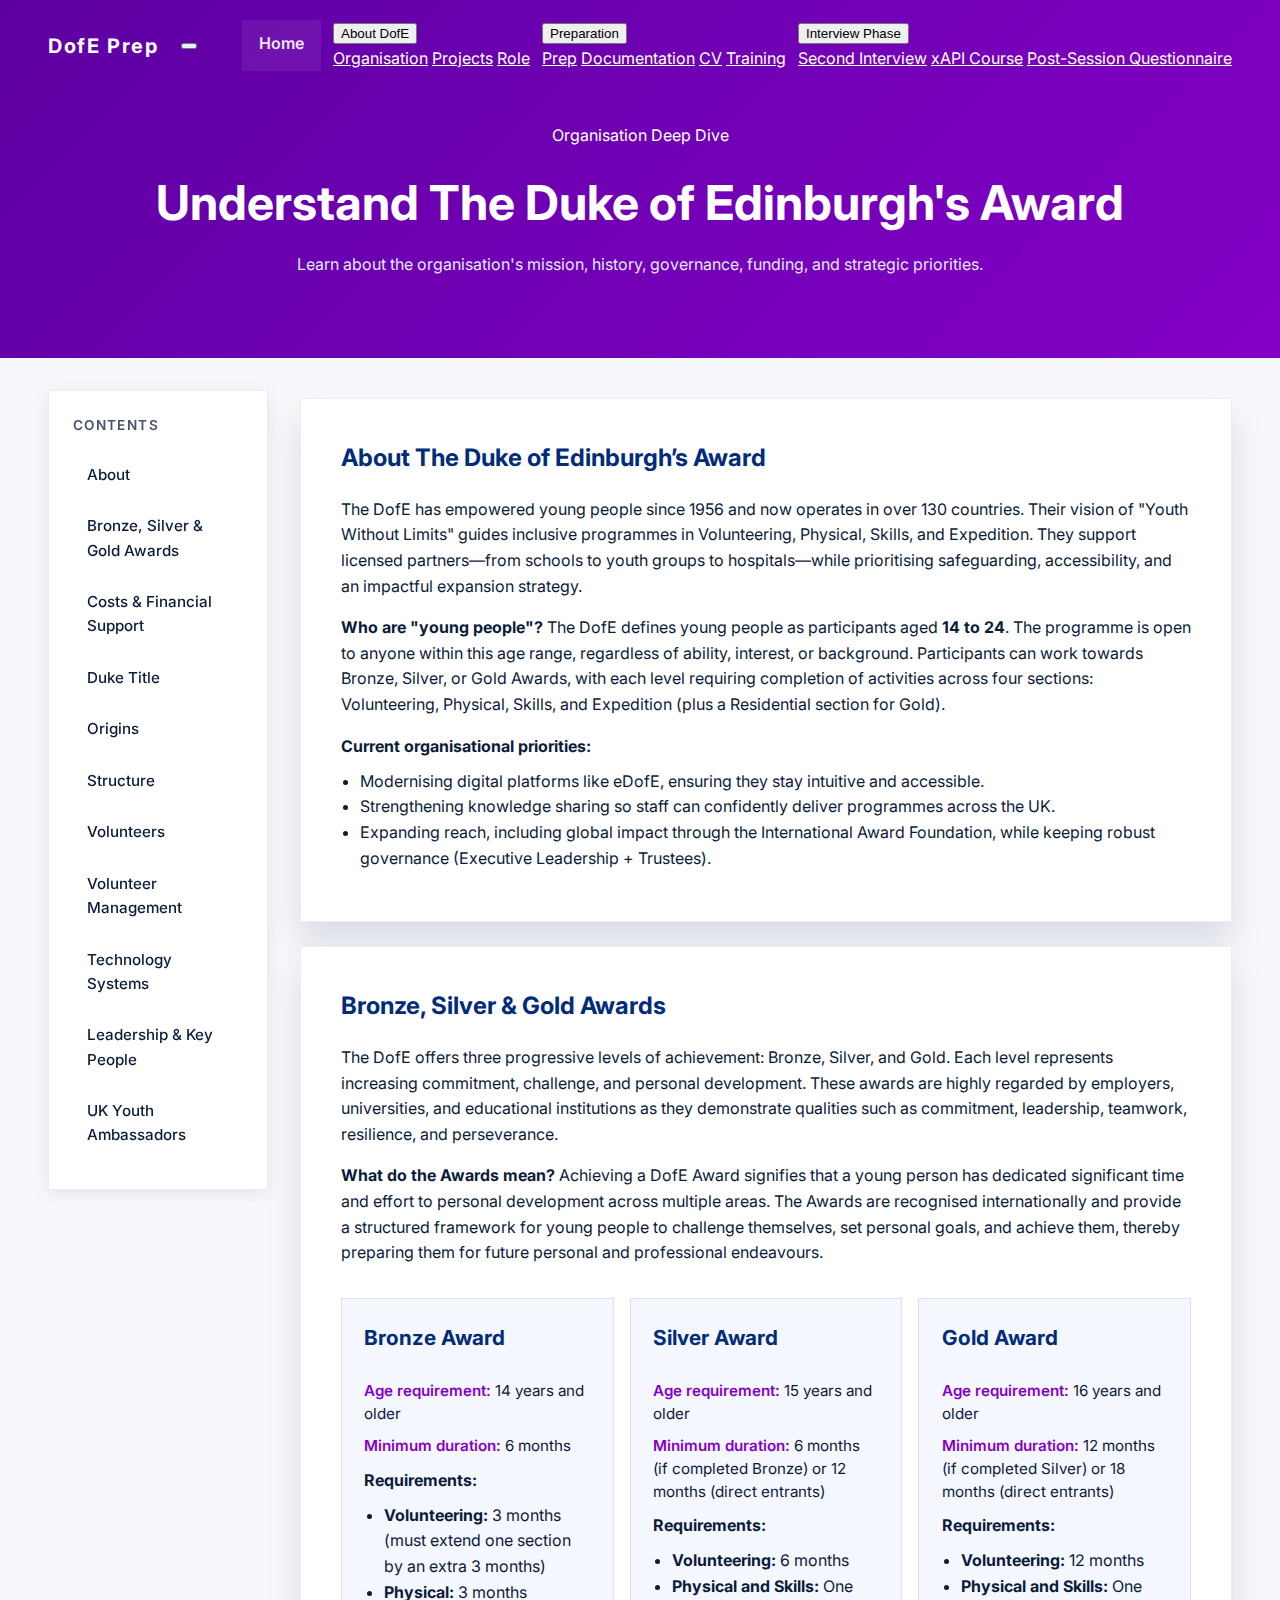
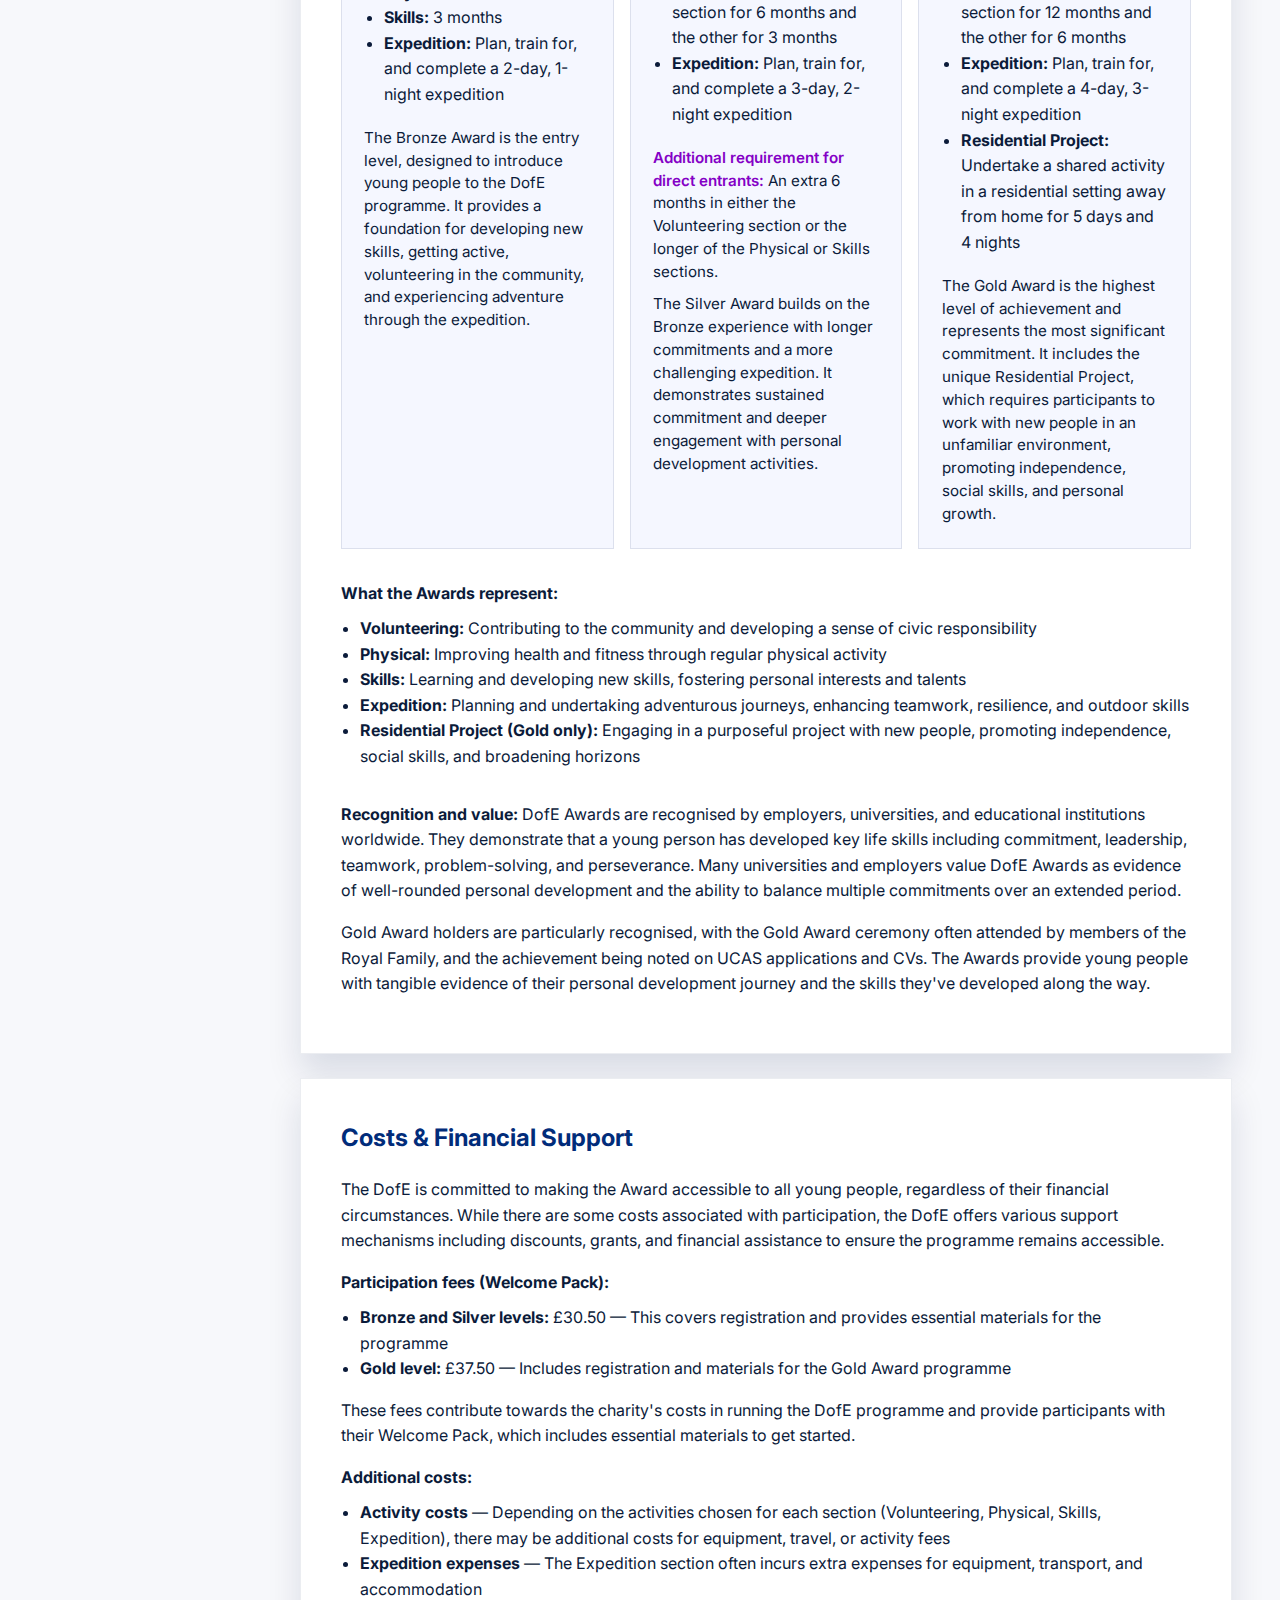
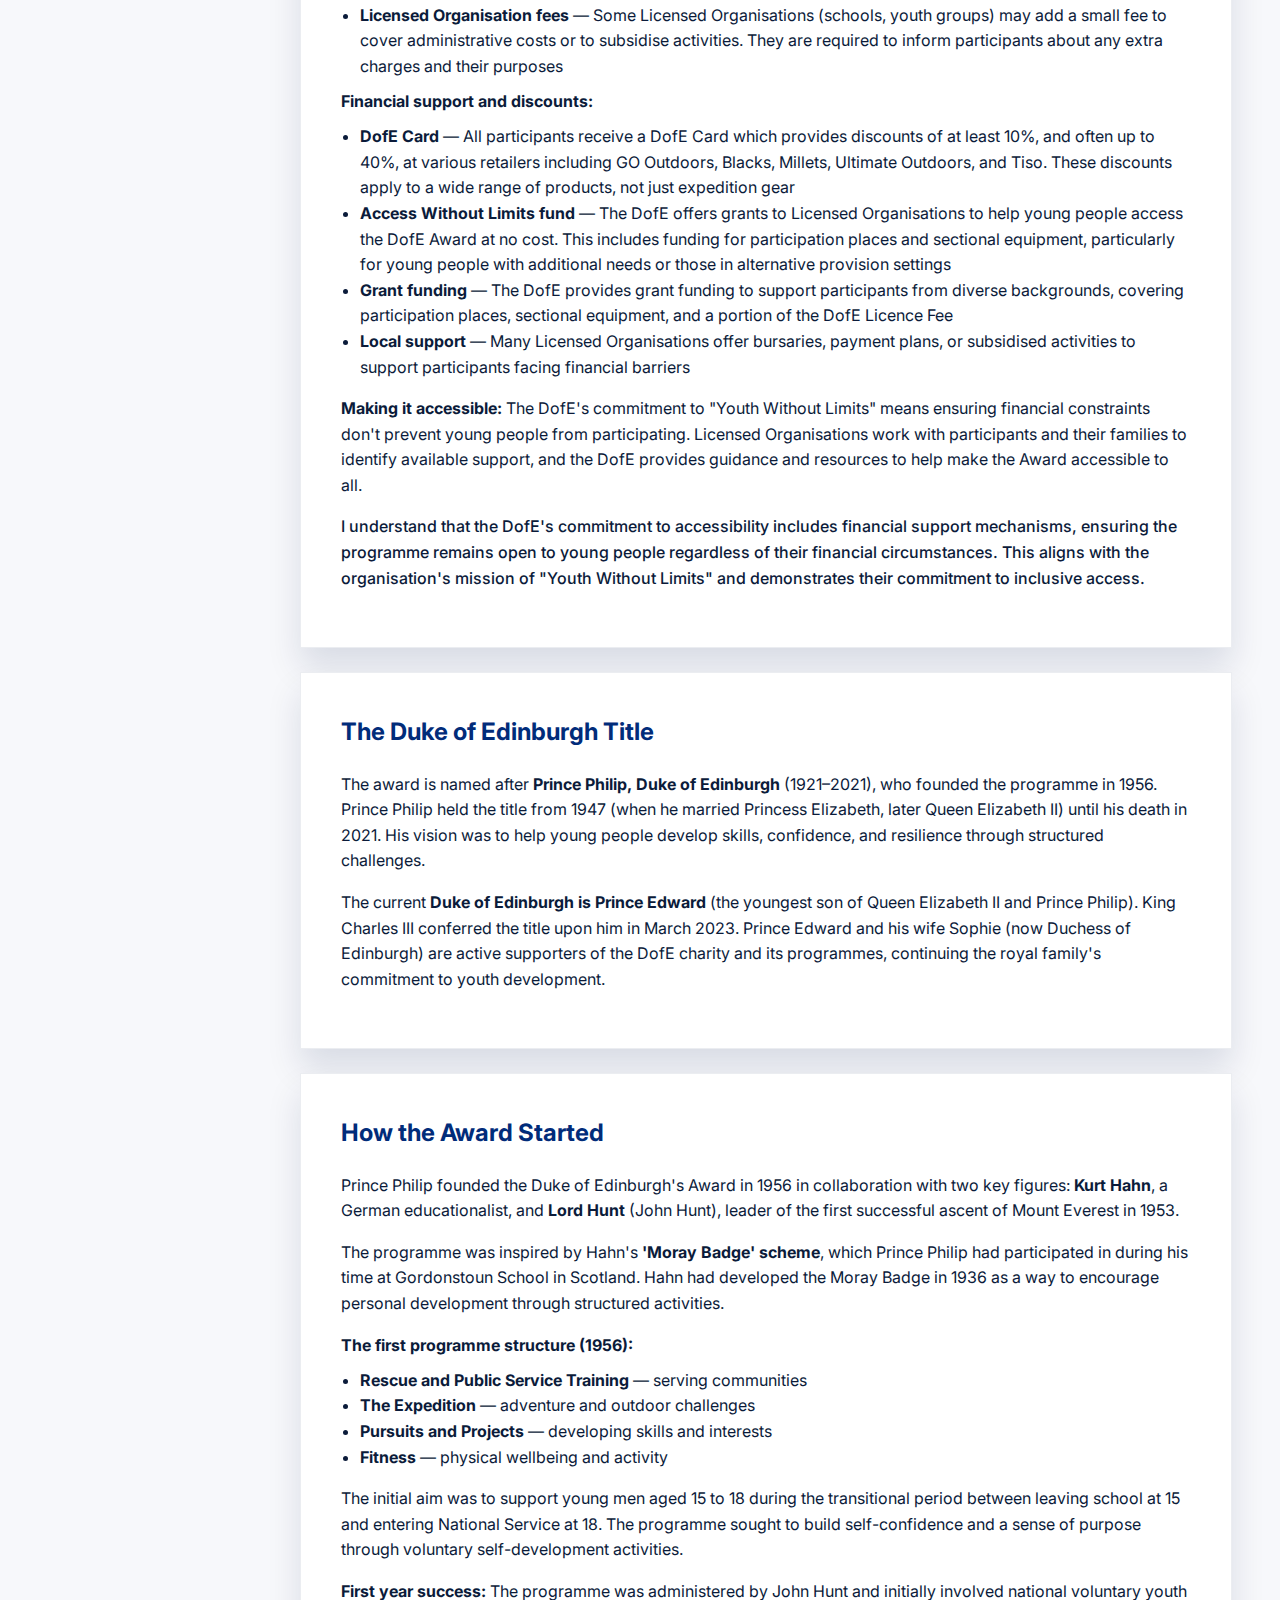
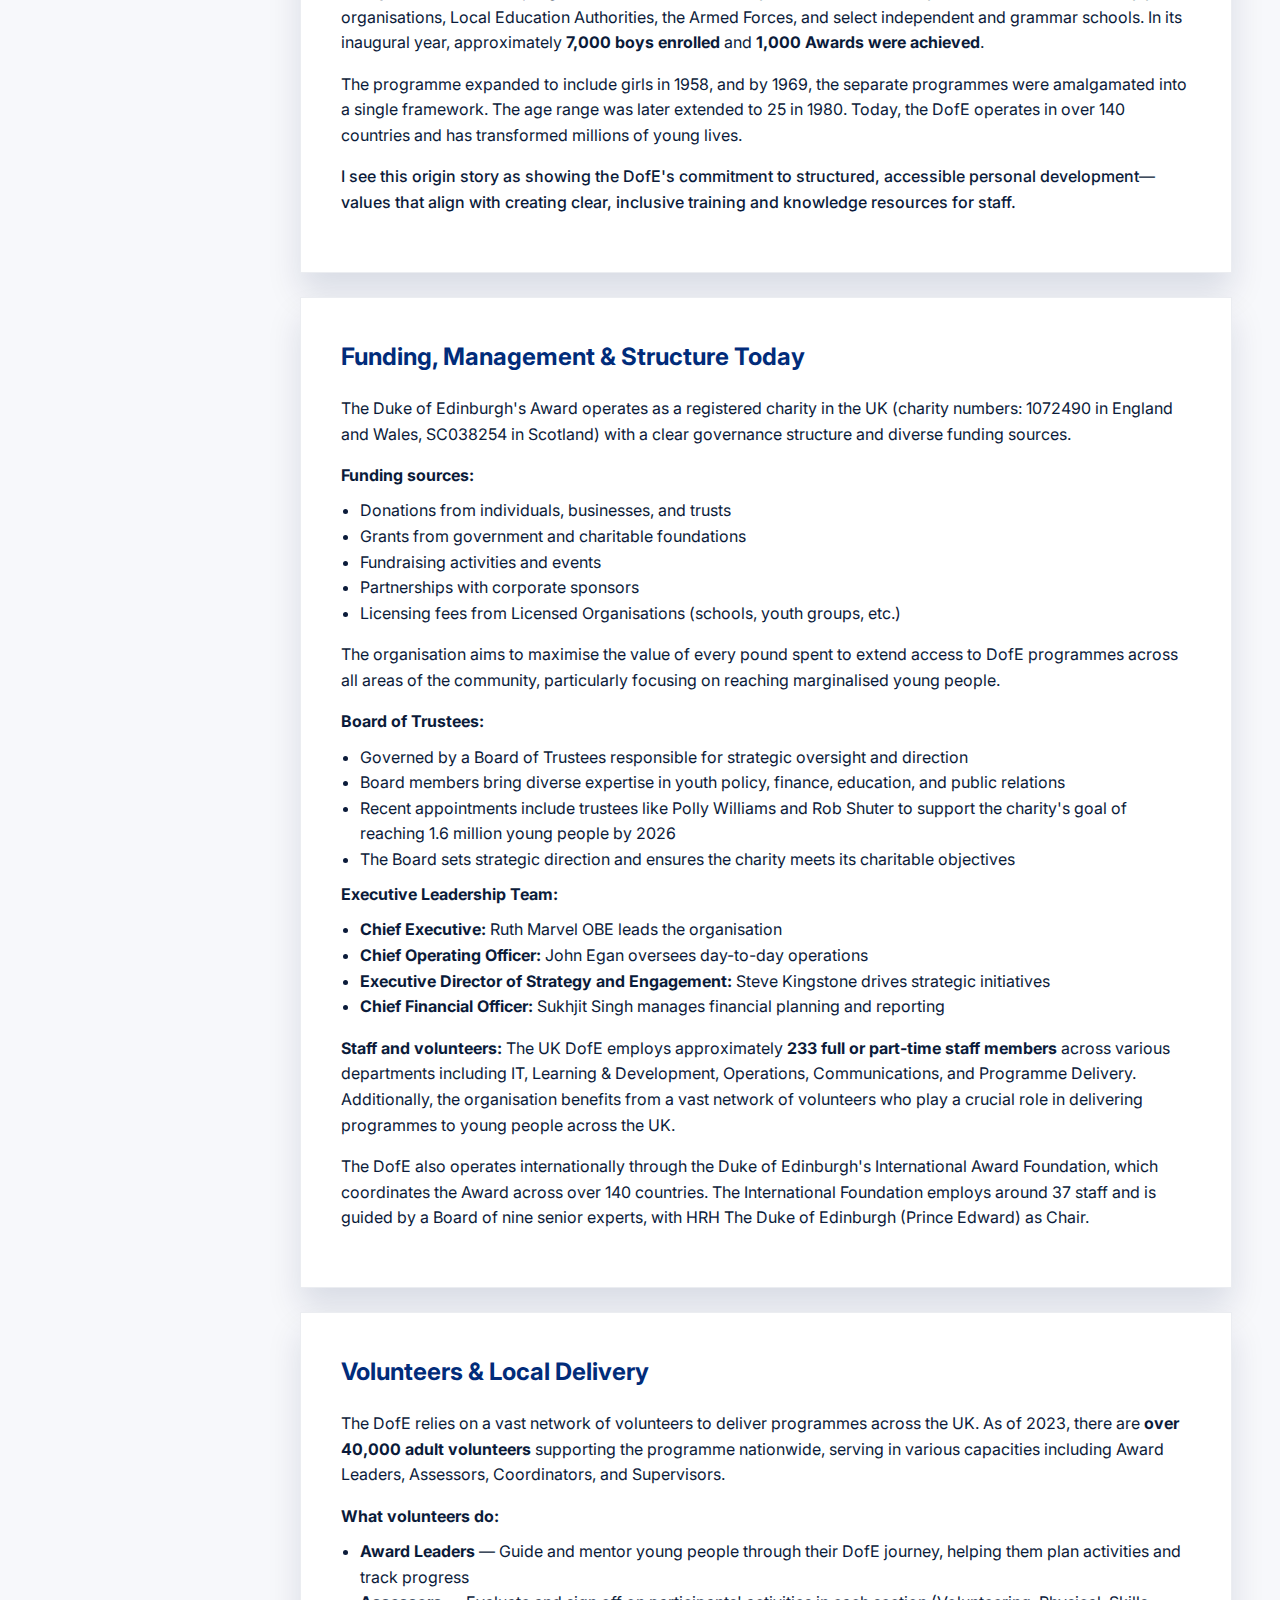
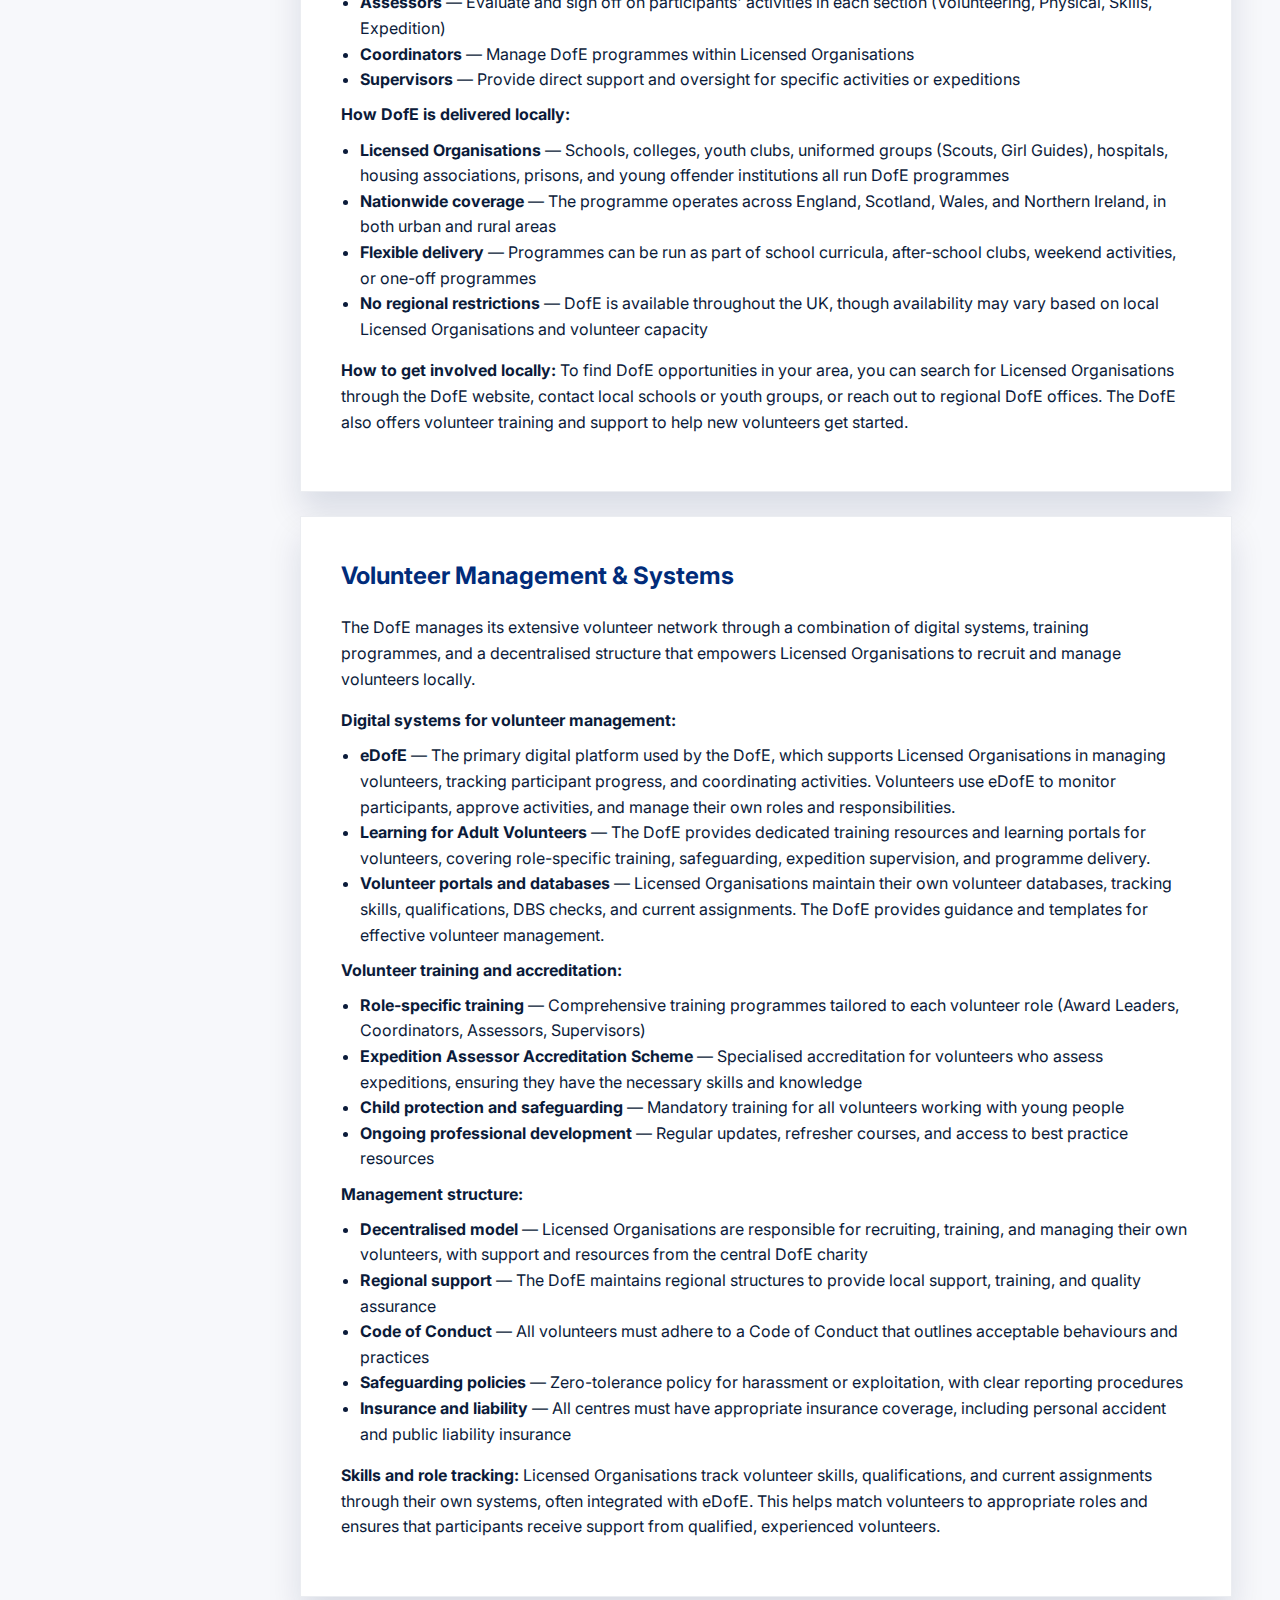
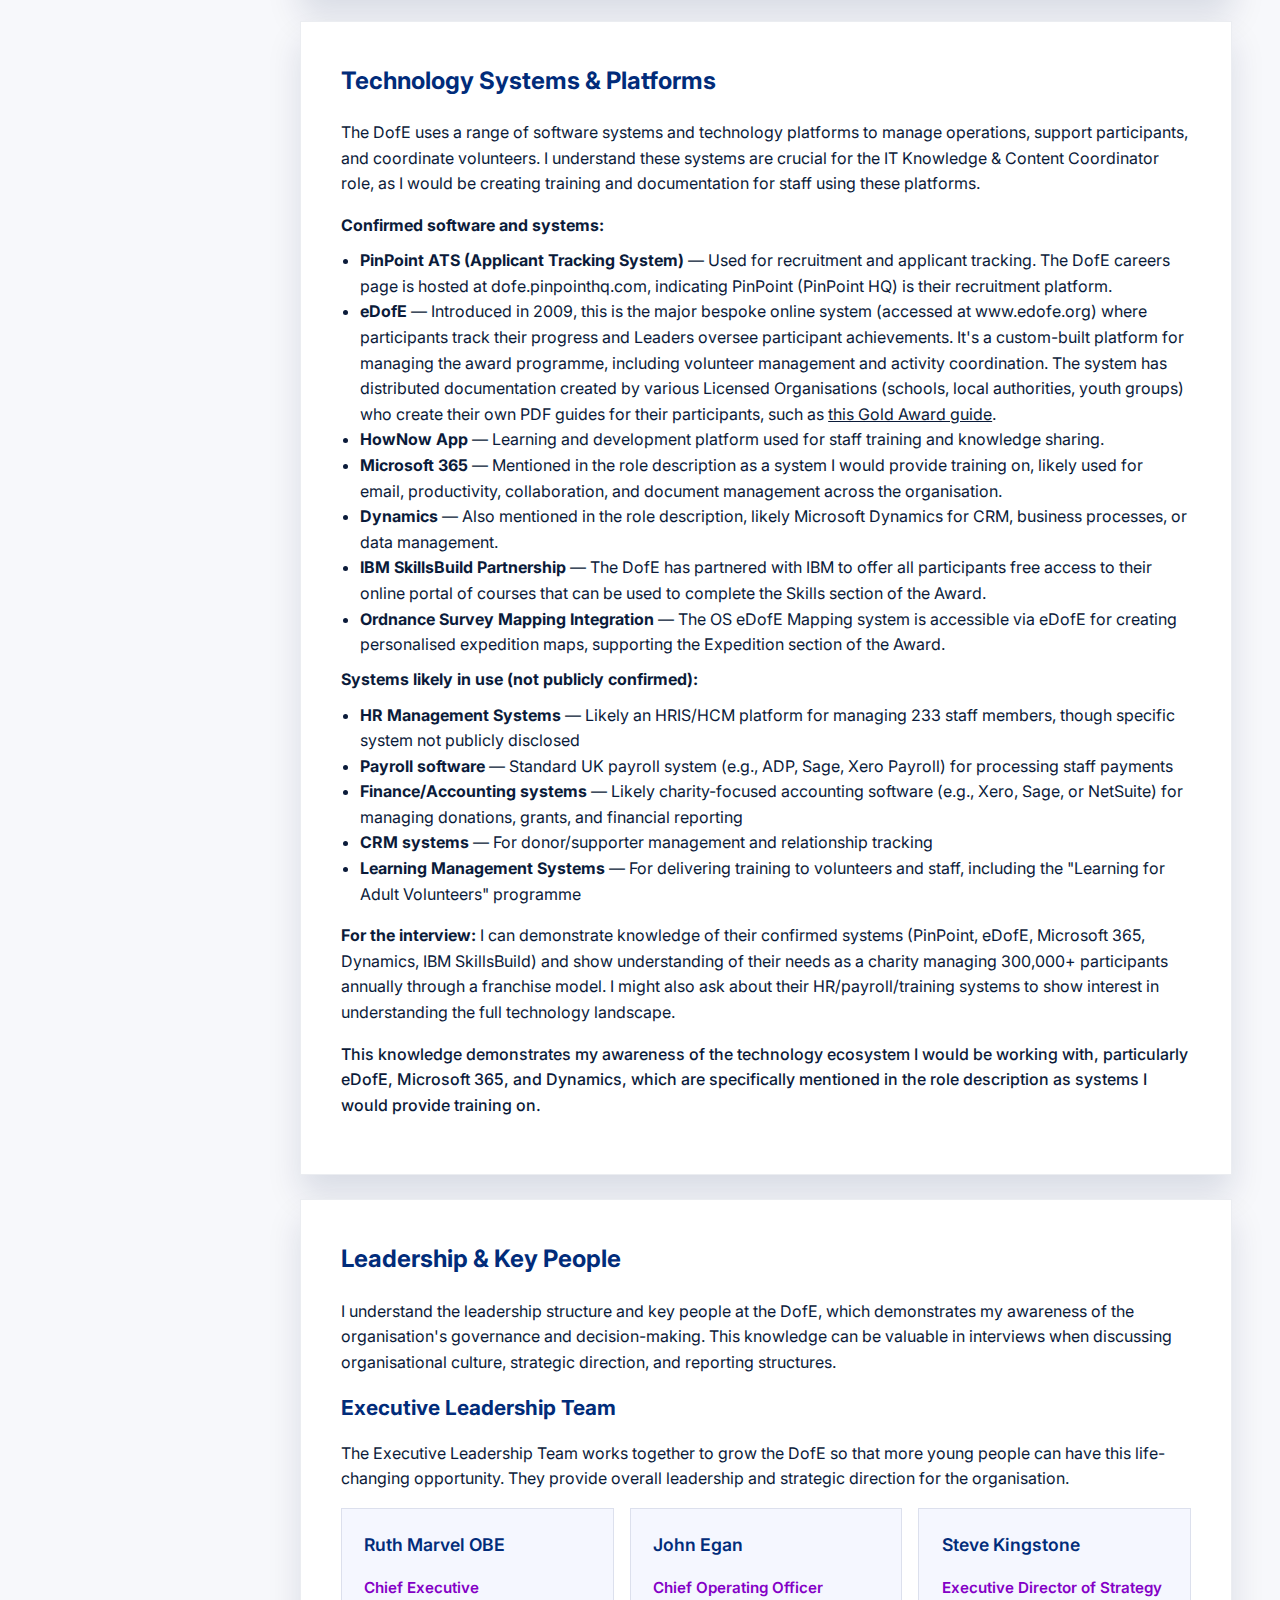
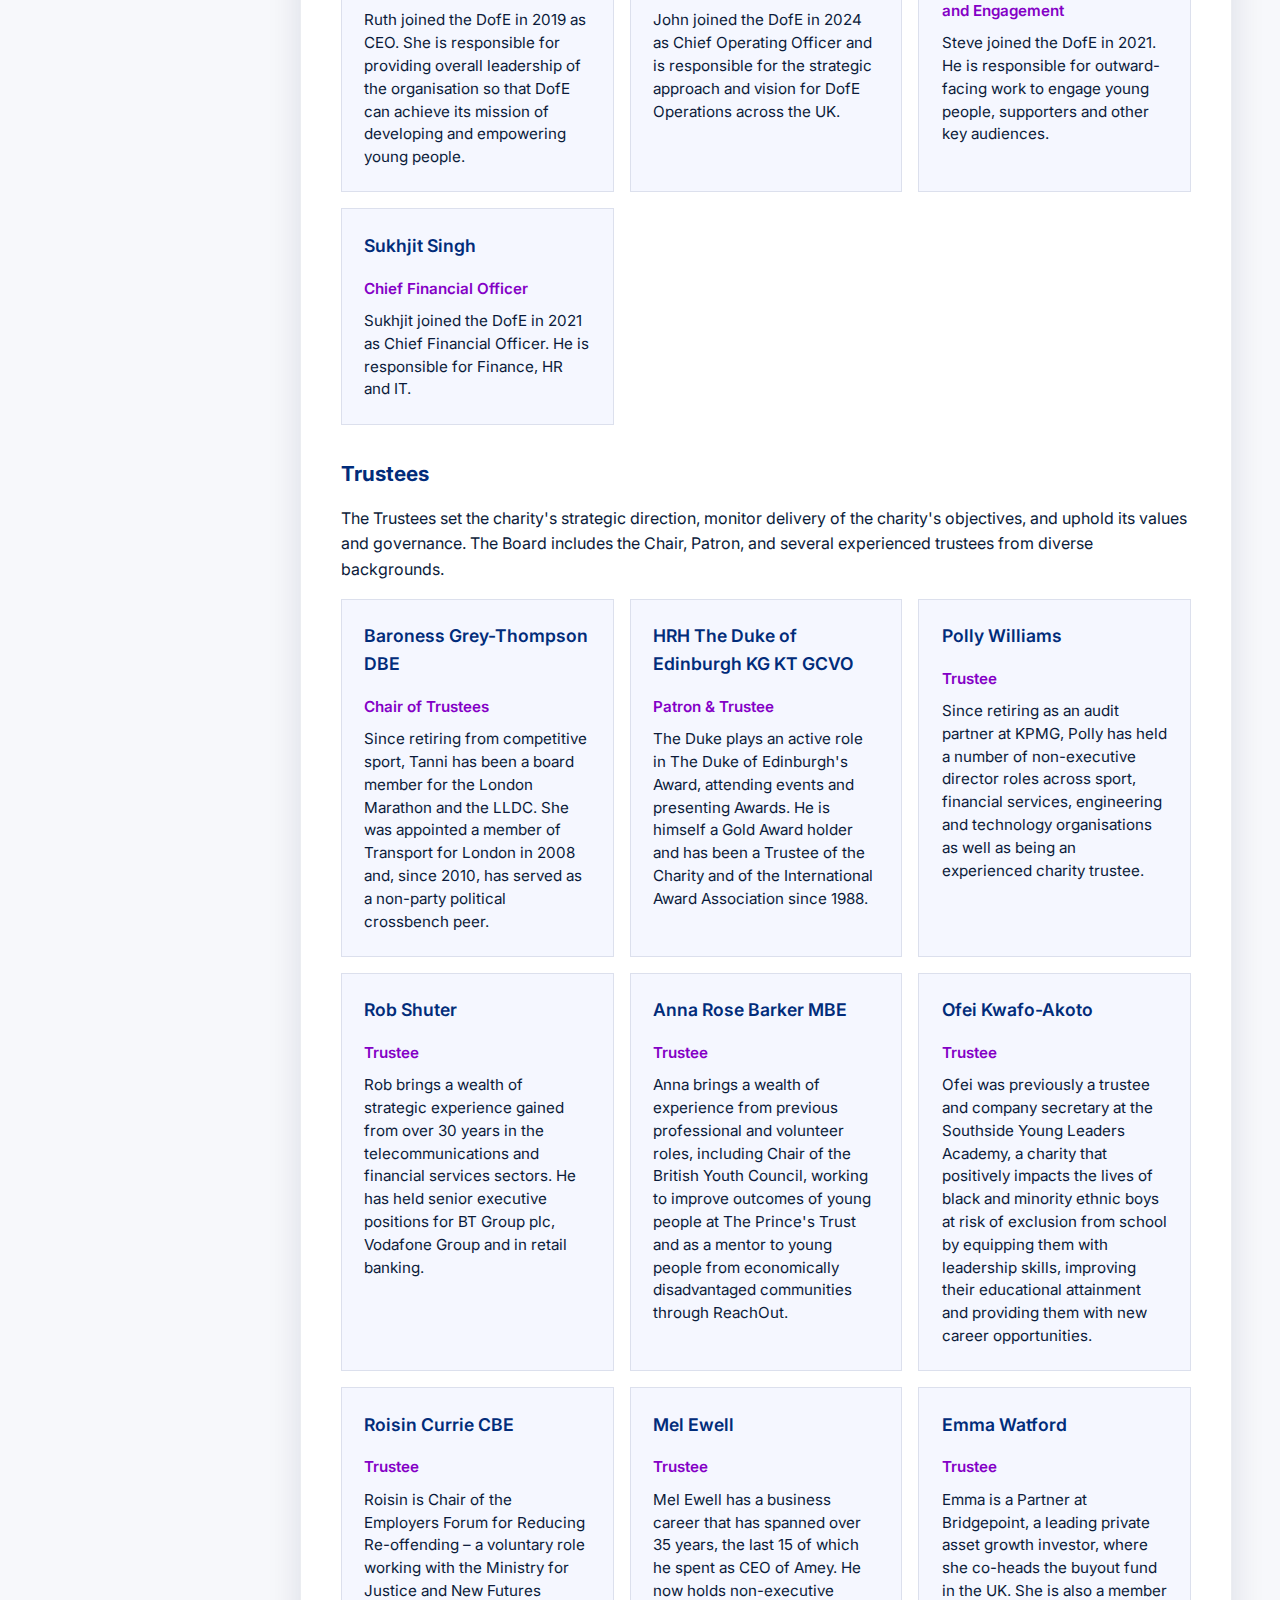
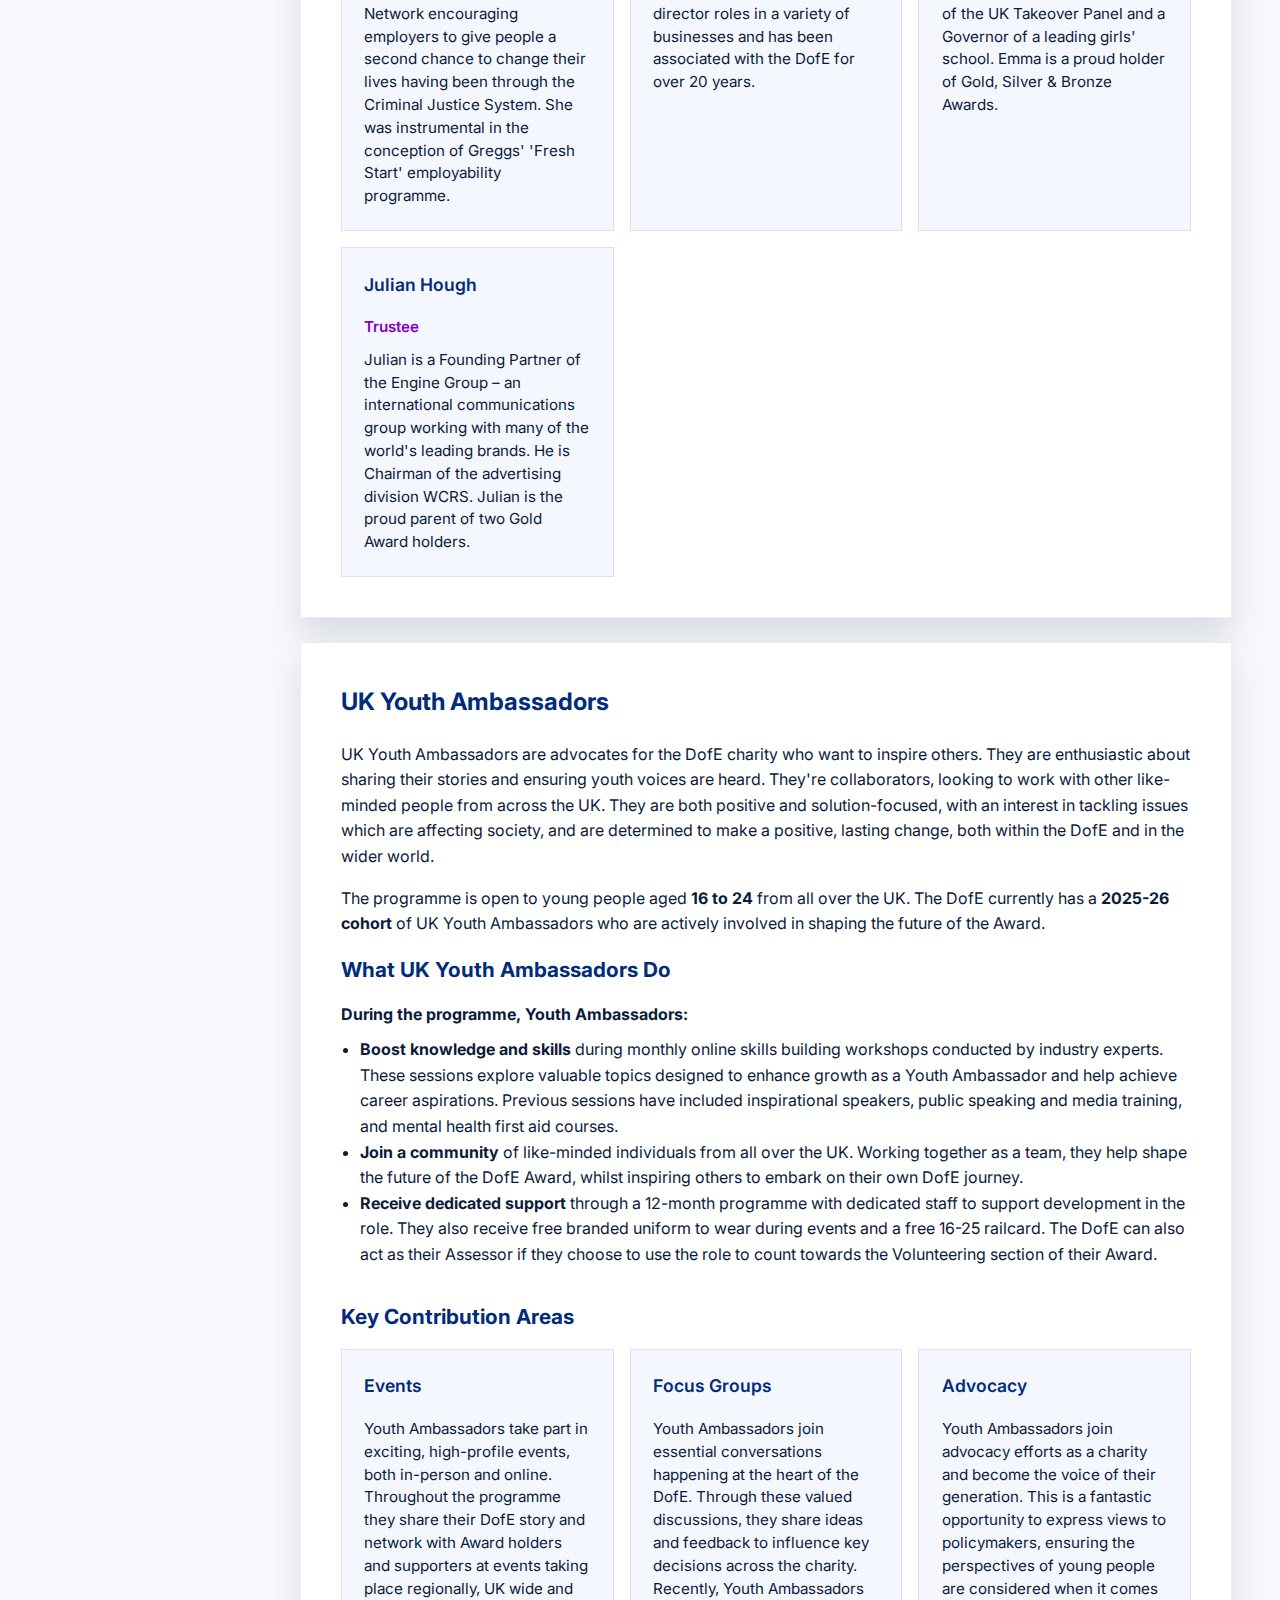
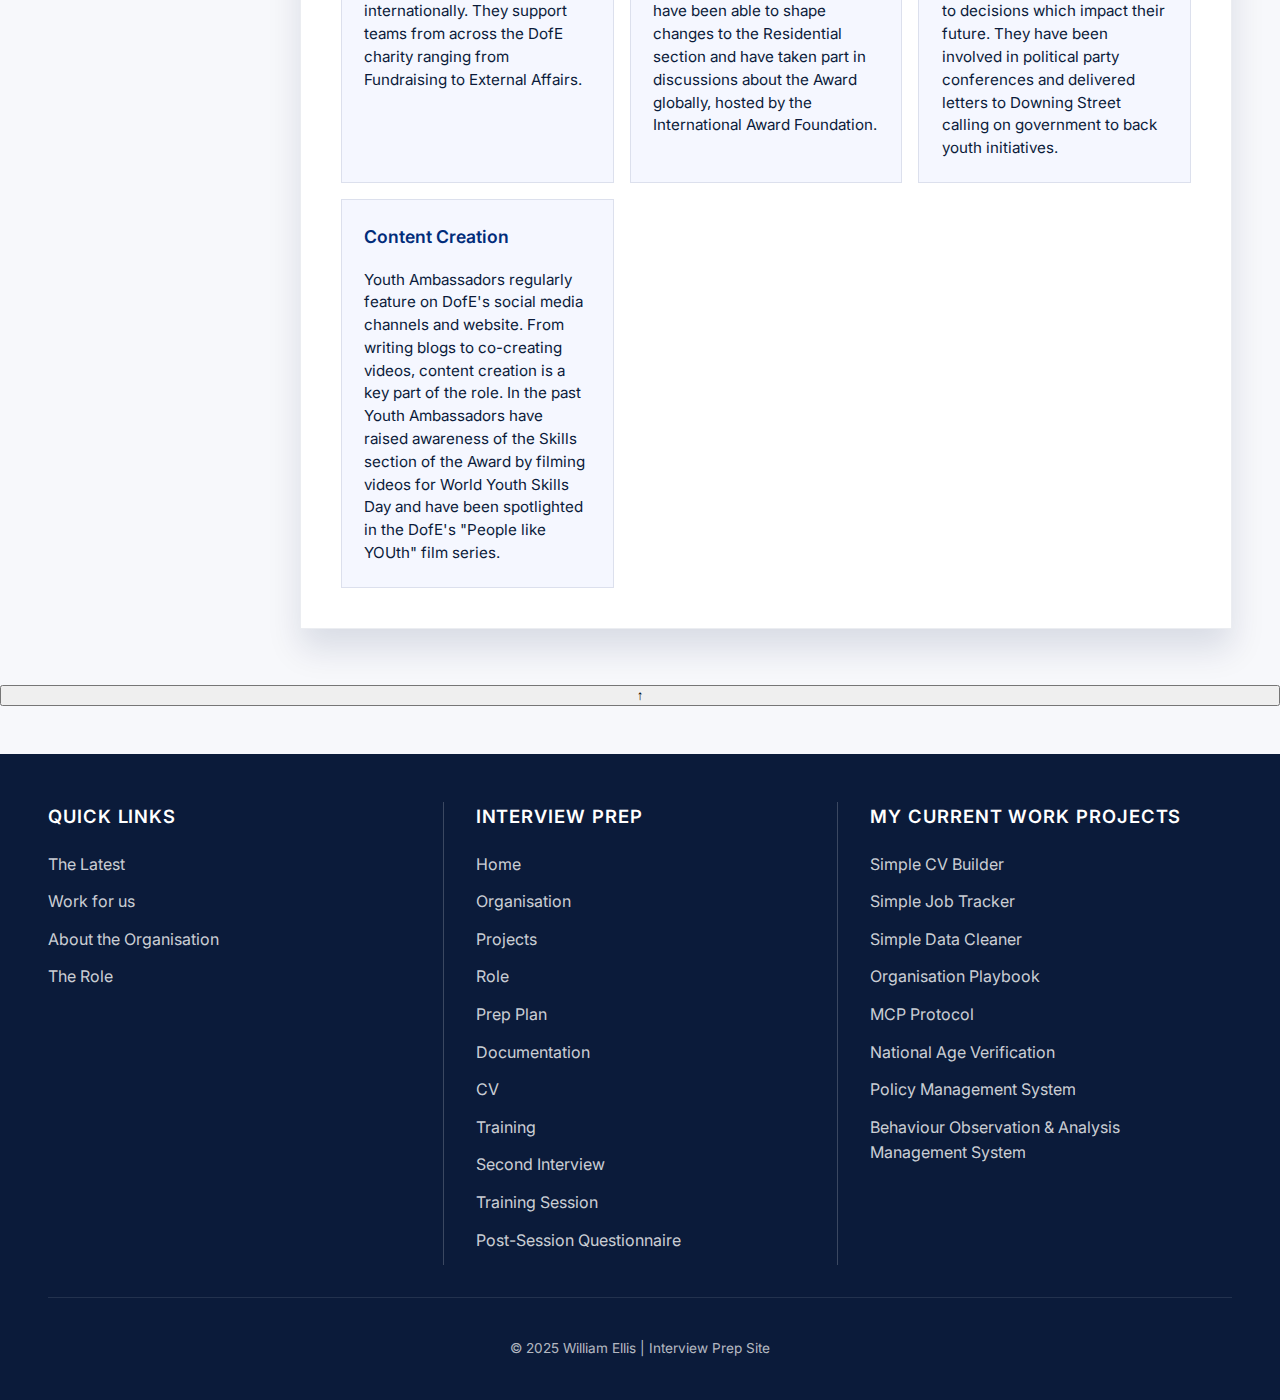
<file: organisation.html>
<!DOCTYPE html>
<html lang="en">

<head>
    <meta charset="UTF-8" />
    <meta name="viewport" content="width=device-width, initial-scale=1.0" />
    <meta name="robots" content="noindex, nofollow" />
    <title>Organisation Insight</title>
    <link rel="stylesheet" href="styles.css" />
</head>

<body>
    <header class="site-header">
        <nav class="navbar">
            <a class="logo" href="index.html">DofE Prep</a>
            <button class="menu-toggle" aria-label="Toggle navigation menu" aria-expanded="false">
                <span></span>
                <span></span>
                <span></span>
            </button>
            <div class="nav-overlay"></div>
            <div class="nav-links">
                <a href="index.html" class="nav-link">Home</a>
                <div class="nav-group">
                    <button class="nav-group-toggle active" aria-expanded="true">About DofE</button>
                    <div class="nav-group-menu">
                        <a href="organisation.html" class="nav-group-link active">Organisation</a>
                        <a href="projects.html" class="nav-group-link">Projects</a>
                        <a href="role.html" class="nav-group-link">Role</a>
                    </div>
                </div>
                <div class="nav-group">
                    <button class="nav-group-toggle" aria-expanded="false">Preparation</button>
                    <div class="nav-group-menu">
                        <a href="prep.html" class="nav-group-link">Prep</a>
                        <a href="documentation.html" class="nav-group-link">Documentation</a>
                        <a href="cv.html" class="nav-group-link">CV</a>
                        <a href="training.html" class="nav-group-link">Training</a>

                    </div>
                </div>
                <div class="nav-group">
                    <button class="nav-group-toggle" aria-expanded="false">Interview Phase</button>
                    <div class="nav-group-menu">
                        <a href="second-interview.html" class="nav-group-link">Second Interview</a>
                        <a href="xapi-course-integration.html" class="nav-group-link">xAPI Course</a>
                        <a href="post-session-questionnaire.html" class="nav-group-link">Post-Session Questionnaire</a>
                    </div>
                </div>
            </div>
        </nav>
        <div class="hero">
            <p class="eyebrow">Organisation Deep Dive</p>
            <h1>Understand The Duke of Edinburgh's Award</h1>
            <p class="lead">
                Learn about the organisation's mission, history, governance, funding, and strategic priorities.
            </p>
        </div>
    </header>

    <div class="content-wrapper">
        <aside class="sidebar-nav">
            <nav class="side-nav">
                <strong class="side-nav-title">Contents</strong>
                <a href="#about" class="side-nav-link">About</a>
                <a href="#awards" class="side-nav-link">Bronze, Silver & Gold Awards</a>
                <a href="#costs" class="side-nav-link">Costs & Financial Support</a>
                <a href="#duke-history" class="side-nav-link">Duke Title</a>
                <a href="#origins" class="side-nav-link">Origins</a>
                <a href="#structure" class="side-nav-link">Structure</a>
                <a href="#volunteers" class="side-nav-link">Volunteers</a>
                <a href="#volunteer-management" class="side-nav-link">Volunteer Management</a>
                <a href="#technology-systems" class="side-nav-link">Technology Systems</a>
                <a href="#leadership" class="side-nav-link">Leadership & Key People</a>
                <a href="#youth-ambassadors" class="side-nav-link">UK Youth Ambassadors</a>
            </nav>
        </aside>

        <main class="main-with-sidebar">
            <section class="panel" id="about">
                <h2>About The Duke of Edinburgh’s Award</h2>
                <p>
                    The DofE has empowered young people since 1956 and now operates in over 130 countries. Their vision
                    of
                    "Youth Without Limits" guides inclusive programmes in Volunteering, Physical, Skills, and
                    Expedition.
                    They
                    support licensed partners—from schools to youth groups to hospitals—while prioritising safeguarding,
                    accessibility, and an impactful expansion strategy.
                </p>
                <p>
                    <strong>Who are "young people"?</strong> The DofE defines young people as participants aged
                    <strong>14 to 24</strong>. The programme is open to anyone within this age range, regardless of
                    ability, interest, or background. Participants can work towards Bronze, Silver, or Gold Awards, with
                    each level requiring completion of activities across four sections: Volunteering, Physical, Skills,
                    and Expedition (plus a Residential section for Gold).
                </p>
                <div class="list">
                    <strong>Current organisational priorities:</strong>
                    <ul>
                        <li>Modernising digital platforms like eDofE, ensuring they stay intuitive and accessible.</li>
                        <li>Strengthening knowledge sharing so staff can confidently deliver programmes across the UK.
                        </li>
                        <li>Expanding reach, including global impact through the International Award Foundation, while
                            keeping robust governance (Executive Leadership + Trustees).</li>
                    </ul>
                </div>
            </section>

            <section class="panel" id="awards">
                <h2>Bronze, Silver & Gold Awards</h2>
                <p>
                    The DofE offers three progressive levels of achievement: Bronze, Silver, and Gold. Each level
                    represents increasing commitment, challenge, and personal development. These awards are highly
                    regarded by employers, universities, and educational institutions as they demonstrate qualities such
                    as commitment, leadership, teamwork, resilience, and perseverance.
                </p>
                <p>
                    <strong>What do the Awards mean?</strong> Achieving a DofE Award signifies that a young person has
                    dedicated significant time and effort to personal development across multiple areas. The Awards are
                    recognised internationally and provide a structured framework for young people to challenge
                    themselves, set personal goals, and achieve them, thereby preparing them for future personal and
                    professional endeavours.
                </p>

                <div class="cards-grid" style="margin-top: 2rem; margin-bottom: 2rem;">
                    <div class="card">
                        <h3>Bronze Award</h3>
                        <p><strong>Age requirement:</strong> 14 years and older</p>
                        <p><strong>Minimum duration:</strong> 6 months</p>
                        <div class="list">
                            <strong>Requirements:</strong>
                            <ul>
                                <li><strong>Volunteering:</strong> 3 months (must extend one section by an extra 3
                                    months)</li>
                                <li><strong>Physical:</strong> 3 months</li>
                                <li><strong>Skills:</strong> 3 months</li>
                                <li><strong>Expedition:</strong> Plan, train for, and complete a 2-day, 1-night
                                    expedition</li>
                            </ul>
                        </div>
                        <p>
                            The Bronze Award is the entry level, designed to introduce young people to the DofE
                            programme. It provides a foundation for developing new skills, getting active, volunteering
                            in the community, and experiencing adventure through the expedition.
                        </p>
                    </div>

                    <div class="card">
                        <h3>Silver Award</h3>
                        <p><strong>Age requirement:</strong> 15 years and older</p>
                        <p><strong>Minimum duration:</strong> 6 months (if completed Bronze) or 12 months (direct
                            entrants)</p>
                        <div class="list">
                            <strong>Requirements:</strong>
                            <ul>
                                <li><strong>Volunteering:</strong> 6 months</li>
                                <li><strong>Physical and Skills:</strong> One section for 6 months and the other for 3
                                    months</li>
                                <li><strong>Expedition:</strong> Plan, train for, and complete a 3-day, 2-night
                                    expedition</li>
                            </ul>
                        </div>
                        <p>
                            <strong>Additional requirement for direct entrants:</strong> An extra 6 months in either the
                            Volunteering section or the longer of the Physical or Skills sections.
                        </p>
                        <p>
                            The Silver Award builds on the Bronze experience with longer commitments and a more
                            challenging expedition. It demonstrates sustained commitment and deeper engagement with
                            personal development activities.
                        </p>
                    </div>

                    <div class="card">
                        <h3>Gold Award</h3>
                        <p><strong>Age requirement:</strong> 16 years and older</p>
                        <p><strong>Minimum duration:</strong> 12 months (if completed Silver) or 18 months (direct
                            entrants)</p>
                        <div class="list">
                            <strong>Requirements:</strong>
                            <ul>
                                <li><strong>Volunteering:</strong> 12 months</li>
                                <li><strong>Physical and Skills:</strong> One section for 12 months and the other for 6
                                    months</li>
                                <li><strong>Expedition:</strong> Plan, train for, and complete a 4-day, 3-night
                                    expedition</li>
                                <li><strong>Residential Project:</strong> Undertake a shared activity in a residential
                                    setting away from home for 5 days and 4 nights</li>
                            </ul>
                        </div>
                        <p>
                            The Gold Award is the highest level of achievement and represents the most significant
                            commitment. It includes the unique Residential Project, which requires participants to work
                            with new people in an unfamiliar environment, promoting independence, social skills, and
                            personal growth.
                        </p>
                    </div>
                </div>

                <div class="list" style="margin-top: 2rem;">
                    <strong>What the Awards represent:</strong>
                    <ul>
                        <li><strong>Volunteering:</strong> Contributing to the community and developing a sense of civic
                            responsibility</li>
                        <li><strong>Physical:</strong> Improving health and fitness through regular physical activity
                        </li>
                        <li><strong>Skills:</strong> Learning and developing new skills, fostering personal interests
                            and talents</li>
                        <li><strong>Expedition:</strong> Planning and undertaking adventurous journeys, enhancing
                            teamwork, resilience, and outdoor skills</li>
                        <li><strong>Residential Project (Gold only):</strong> Engaging in a purposeful project with new
                            people, promoting independence, social skills, and broadening horizons</li>
                    </ul>
                </div>

                <p style="margin-top: 2rem;">
                    <strong>Recognition and value:</strong> DofE Awards are recognised by employers, universities, and
                    educational institutions worldwide. They demonstrate that a young person has developed key life
                    skills including commitment, leadership, teamwork, problem-solving, and perseverance. Many
                    universities and employers value DofE Awards as evidence of well-rounded personal development and
                    the ability to balance multiple commitments over an extended period.
                </p>
                <p>
                    Gold Award holders are particularly recognised, with the Gold Award ceremony often attended by
                    members of the Royal Family, and the achievement being noted on UCAS applications and CVs. The
                    Awards provide young people with tangible evidence of their personal development journey and the
                    skills they've developed along the way.
                </p>
            </section>

            <section class="panel" id="costs">
                <h2>Costs & Financial Support</h2>
                <p>
                    The DofE is committed to making the Award accessible to all young people, regardless of their
                    financial circumstances. While there are some costs associated with participation, the DofE offers
                    various support mechanisms including discounts, grants, and financial assistance to ensure the
                    programme remains accessible.
                </p>
                <div class="list">
                    <strong>Participation fees (Welcome Pack):</strong>
                    <ul>
                        <li><strong>Bronze and Silver levels:</strong> £30.50 — This covers registration and provides
                            essential materials for the programme</li>
                        <li><strong>Gold level:</strong> £37.50 — Includes registration and materials for the Gold
                            Award programme</li>
                    </ul>
                </div>
                <p>
                    These fees contribute towards the charity's costs in running the DofE programme and provide
                    participants with their Welcome Pack, which includes essential materials to get started.
                </p>
                <div class="list">
                    <strong>Additional costs:</strong>
                    <ul>
                        <li><strong>Activity costs</strong> — Depending on the activities chosen for each section
                            (Volunteering, Physical, Skills, Expedition), there may be additional costs for equipment,
                            travel, or activity fees</li>
                        <li><strong>Expedition expenses</strong> — The Expedition section often incurs extra expenses
                            for equipment, transport, and accommodation</li>
                        <li><strong>Licensed Organisation fees</strong> — Some Licensed Organisations (schools, youth
                            groups) may add a small fee to cover administrative costs or to subsidise activities. They
                            are
                            required to inform participants about any extra charges and their purposes</li>
                    </ul>
                </div>
                <div class="list">
                    <strong>Financial support and discounts:</strong>
                    <ul>
                        <li><strong>DofE Card</strong> — All participants receive a DofE Card which provides discounts
                            of at least 10%, and often up to 40%, at various retailers including GO Outdoors, Blacks,
                            Millets, Ultimate Outdoors, and Tiso. These discounts apply to a wide range of products, not
                            just expedition gear</li>
                        <li><strong>Access Without Limits fund</strong> — The DofE offers grants to Licensed
                            Organisations to help young people access the DofE Award at no cost. This includes funding
                            for participation places and sectional equipment, particularly for young people with
                            additional needs or those in alternative provision settings</li>
                        <li><strong>Grant funding</strong> — The DofE provides grant funding to support participants
                            from diverse backgrounds, covering participation places, sectional equipment, and a portion
                            of the DofE Licence Fee</li>
                        <li><strong>Local support</strong> — Many Licensed Organisations offer bursaries, payment plans,
                            or subsidised activities to support participants facing financial barriers</li>
                    </ul>
                </div>
                <p>
                    <strong>Making it accessible:</strong> The DofE's commitment to "Youth Without Limits" means
                    ensuring
                    financial constraints don't prevent young people from participating. Licensed Organisations work
                    with
                    participants and their families to identify available support, and the DofE provides guidance and
                    resources to help make the Award accessible to all.
                </p>
                <p class="note">
                    I understand that the DofE's commitment to accessibility includes financial support mechanisms,
                    ensuring the programme remains open to young people regardless of their financial
                    circumstances. This aligns with the organisation's mission of "Youth Without Limits" and
                    demonstrates their commitment to inclusive access.
                </p>
            </section>

            <section class="panel" id="duke-history">
                <h2>The Duke of Edinburgh Title</h2>
                <p>
                    The award is named after <strong>Prince Philip, Duke of Edinburgh</strong> (1921–2021), who founded
                    the
                    programme in 1956. Prince Philip held the title from 1947 (when he married Princess Elizabeth, later
                    Queen Elizabeth II) until his death in 2021. His vision was to help young people develop skills,
                    confidence, and resilience through structured challenges.
                </p>
                <p>
                    The current <strong>Duke of Edinburgh is Prince Edward</strong> (the youngest son of Queen Elizabeth
                    II
                    and Prince Philip). King Charles III conferred the title upon him in March 2023. Prince Edward and
                    his
                    wife Sophie (now Duchess of Edinburgh) are active supporters of the DofE charity and its programmes,
                    continuing the royal family's commitment to youth development.
                </p>

            </section>

            <section class="panel" id="origins">
                <h2>How the Award Started</h2>
                <p>
                    Prince Philip founded the Duke of Edinburgh's Award in 1956 in collaboration with two key figures:
                    <strong>Kurt Hahn</strong>, a German educationalist, and <strong>Lord Hunt</strong> (John Hunt),
                    leader
                    of
                    the first successful ascent of Mount Everest in 1953.
                </p>
                <p>
                    The programme was inspired by Hahn's <strong>'Moray Badge' scheme</strong>, which Prince Philip had
                    participated in during his time at Gordonstoun School in Scotland. Hahn had developed the Moray
                    Badge in
                    1936 as a way to encourage personal development through structured activities.
                </p>
                <div class="list">
                    <strong>The first programme structure (1956):</strong>
                    <ul>
                        <li><strong>Rescue and Public Service Training</strong> — serving communities</li>
                        <li><strong>The Expedition</strong> — adventure and outdoor challenges</li>
                        <li><strong>Pursuits and Projects</strong> — developing skills and interests</li>
                        <li><strong>Fitness</strong> — physical wellbeing and activity</li>
                    </ul>
                </div>
                <p>
                    The initial aim was to support young men aged 15 to 18 during the transitional period between
                    leaving
                    school at 15 and entering National Service at 18. The programme sought to build self-confidence and
                    a
                    sense of purpose through voluntary self-development activities.
                </p>
                <p>
                    <strong>First year success:</strong> The programme was administered by John Hunt and initially
                    involved
                    national voluntary youth organisations, Local Education Authorities, the Armed Forces, and select
                    independent and grammar schools. In its inaugural year, approximately <strong>7,000 boys
                        enrolled</strong>
                    and <strong>1,000 Awards were achieved</strong>.
                </p>
                <p>
                    The programme expanded to include girls in 1958, and by 1969, the separate programmes were
                    amalgamated
                    into a single framework. The age range was later extended to 25 in 1980. Today, the DofE operates in
                    over
                    140 countries and has transformed millions of young lives.
                </p>
                <p class="note">
                    I see this origin story as showing the DofE's commitment to structured, accessible personal
                    development—values that align with creating clear, inclusive training and knowledge resources for
                    staff.
                </p>
            </section>

            <section class="panel" id="structure">
                <h2>Funding, Management &amp; Structure Today</h2>
                <p>
                    The Duke of Edinburgh's Award operates as a registered charity in the UK (charity numbers: 1072490
                    in
                    England and Wales, SC038254 in Scotland) with a clear governance structure and diverse funding
                    sources.
                </p>
                <div class="list">
                    <strong>Funding sources:</strong>
                    <ul>
                        <li>Donations from individuals, businesses, and trusts</li>
                        <li>Grants from government and charitable foundations</li>
                        <li>Fundraising activities and events</li>
                        <li>Partnerships with corporate sponsors</li>
                        <li>Licensing fees from Licensed Organisations (schools, youth groups, etc.)</li>
                    </ul>
                </div>
                <p>
                    The organisation aims to maximise the value of every pound spent to extend access to DofE programmes
                    across all areas of the community, particularly focusing on reaching marginalised young people.
                </p>
                <div class="list">
                    <strong>Board of Trustees:</strong>
                    <ul>
                        <li>Governed by a Board of Trustees responsible for strategic oversight and direction</li>
                        <li>Board members bring diverse expertise in youth policy, finance, education, and public
                            relations
                        </li>
                        <li>Recent appointments include trustees like Polly Williams and Rob Shuter to support the
                            charity's
                            goal of reaching 1.6 million young people by 2026</li>
                        <li>The Board sets strategic direction and ensures the charity meets its charitable objectives
                        </li>
                    </ul>
                </div>
                <div class="list">
                    <strong>Executive Leadership Team:</strong>
                    <ul>
                        <li><strong>Chief Executive:</strong> Ruth Marvel OBE leads the organisation</li>
                        <li><strong>Chief Operating Officer:</strong> John Egan oversees day-to-day operations</li>
                        <li><strong>Executive Director of Strategy and Engagement:</strong> Steve Kingstone drives
                            strategic initiatives
                        </li>
                        <li><strong>Chief Financial Officer:</strong> Sukhjit Singh manages financial planning and
                            reporting</li>
                    </ul>
                </div>
                <p>
                    <strong>Staff and volunteers:</strong> The UK DofE employs approximately <strong>233 full or
                        part-time
                        staff members</strong> across various departments including IT, Learning &amp; Development,
                    Operations,
                    Communications, and Programme Delivery. Additionally, the organisation benefits from a vast network
                    of
                    volunteers who play a crucial role in delivering programmes to young people across the UK.
                </p>
                <p>
                    The DofE also operates internationally through the Duke of Edinburgh's International Award
                    Foundation,
                    which coordinates the Award across over 140 countries. The International Foundation employs around
                    37
                    staff and is guided by a Board of nine senior experts, with HRH The Duke of Edinburgh (Prince
                    Edward)
                    as Chair.
                </p>

            </section>

            <section class="panel" id="volunteers">
                <h2>Volunteers &amp; Local Delivery</h2>
                <p>
                    The DofE relies on a vast network of volunteers to deliver programmes across the UK. As of 2023,
                    there are <strong>over 40,000 adult volunteers</strong> supporting the programme nationwide, serving
                    in various capacities including Award Leaders, Assessors, Coordinators, and Supervisors.
                </p>
                <div class="list">
                    <strong>What volunteers do:</strong>
                    <ul>
                        <li><strong>Award Leaders</strong> — Guide and mentor young people through their DofE journey,
                            helping them plan activities and track progress</li>
                        <li><strong>Assessors</strong> — Evaluate and sign off on participants' activities in each
                            section (Volunteering, Physical, Skills, Expedition)</li>
                        <li><strong>Coordinators</strong> — Manage DofE programmes within Licensed Organisations</li>
                        <li><strong>Supervisors</strong> — Provide direct support and oversight for specific activities
                            or expeditions</li>
                    </ul>
                </div>
                <div class="list">
                    <strong>How DofE is delivered locally:</strong>
                    <ul>
                        <li><strong>Licensed Organisations</strong> — Schools, colleges, youth clubs, uniformed groups
                            (Scouts, Girl Guides), hospitals, housing associations, prisons, and young offender
                            institutions all run DofE programmes</li>
                        <li><strong>Nationwide coverage</strong> — The programme operates across England, Scotland,
                            Wales,
                            and Northern Ireland, in both urban and rural areas</li>
                        <li><strong>Flexible delivery</strong> — Programmes can be run as part of school curricula,
                            after-school clubs, weekend activities, or one-off programmes</li>
                        <li><strong>No regional restrictions</strong> — DofE is available throughout the UK, though
                            availability may vary based on local Licensed Organisations and volunteer capacity</li>
                    </ul>
                </div>
                <p>
                    <strong>How to get involved locally:</strong> To find DofE opportunities in your area, you can
                    search
                    for Licensed Organisations through the DofE website, contact local schools or youth groups, or reach
                    out to regional DofE offices. The DofE also offers volunteer training and support to help new
                    volunteers get started.
                </p>
            </section>

            <section class="panel" id="volunteer-management">
                <h2>Volunteer Management &amp; Systems</h2>
                <p>
                    The DofE manages its extensive volunteer network through a combination of digital systems, training
                    programmes, and a decentralised structure that empowers Licensed Organisations to recruit and manage
                    volunteers locally.
                </p>
                <div class="list">
                    <strong>Digital systems for volunteer management:</strong>
                    <ul>
                        <li><strong>eDofE</strong> — The primary digital platform used by the DofE, which supports
                            Licensed Organisations in managing volunteers, tracking participant progress, and
                            coordinating
                            activities. Volunteers use eDofE to monitor participants, approve activities, and manage
                            their own roles and responsibilities.</li>
                        <li><strong>Learning for Adult Volunteers</strong> — The DofE provides dedicated training
                            resources and learning portals for volunteers, covering role-specific training,
                            safeguarding,
                            expedition supervision, and programme delivery.</li>
                        <li><strong>Volunteer portals and databases</strong> — Licensed Organisations maintain their
                            own volunteer databases, tracking skills, qualifications, DBS checks, and current
                            assignments. The DofE provides guidance and templates for effective volunteer management.
                        </li>
                    </ul>
                </div>
                <div class="list">
                    <strong>Volunteer training and accreditation:</strong>
                    <ul>
                        <li><strong>Role-specific training</strong> — Comprehensive training programmes tailored to
                            each volunteer role (Award Leaders, Coordinators, Assessors, Supervisors)</li>
                        <li><strong>Expedition Assessor Accreditation Scheme</strong> — Specialised accreditation for
                            volunteers who assess expeditions, ensuring they have the necessary skills and knowledge
                        </li>
                        <li><strong>Child protection and safeguarding</strong> — Mandatory training for all volunteers
                            working with young people</li>
                        <li><strong>Ongoing professional development</strong> — Regular updates, refresher courses, and
                            access to best practice resources</li>
                    </ul>
                </div>
                <div class="list">
                    <strong>Management structure:</strong>
                    <ul>
                        <li><strong>Decentralised model</strong> — Licensed Organisations are responsible for
                            recruiting, training, and managing their own volunteers, with support and resources from the
                            central DofE charity</li>
                        <li><strong>Regional support</strong> — The DofE maintains regional structures to provide local
                            support, training, and quality assurance</li>
                        <li><strong>Code of Conduct</strong> — All volunteers must adhere to a Code of Conduct that
                            outlines acceptable behaviours and practices</li>
                        <li><strong>Safeguarding policies</strong> — Zero-tolerance policy for harassment or
                            exploitation, with clear reporting procedures</li>
                        <li><strong>Insurance and liability</strong> — All centres must have appropriate insurance
                            coverage, including personal accident and public liability insurance</li>
                    </ul>
                </div>
                <p>
                    <strong>Skills and role tracking:</strong> Licensed Organisations track volunteer skills,
                    qualifications, and current assignments through their own systems, often integrated with eDofE. This
                    helps match volunteers to appropriate roles and ensures that participants receive support from
                    qualified, experienced volunteers.
                </p>

            </section>

            <section class="panel" id="technology-systems">
                <h2>Technology Systems &amp; Platforms</h2>
                <p>
                    The DofE uses a range of software systems and technology platforms to manage operations, support
                    participants, and coordinate volunteers. I understand these systems are crucial for the IT Knowledge
                    &amp; Content Coordinator role, as I would be creating training and documentation for staff using
                    these platforms.
                </p>
                <div class="list">
                    <strong>Confirmed software and systems:</strong>
                    <ul>
                        <li><strong>PinPoint ATS (Applicant Tracking System)</strong> — Used for recruitment and
                            applicant tracking. The DofE careers page is hosted at dofe.pinpointhq.com, indicating
                            PinPoint (PinPoint HQ) is their recruitment platform.</li>
                        <li><strong>eDofE</strong> — Introduced in 2009, this is the major bespoke online system
                            (accessed at www.edofe.org) where
                            participants track their progress and Leaders oversee participant achievements. It's a
                            custom-built platform for managing the award programme, including volunteer
                            management and activity coordination. The system has distributed documentation created by
                            various Licensed Organisations (schools, local authorities, youth groups) who create their
                            own PDF guides for their participants, such as <a
                                href="https://jghsdofe.co.uk/file/gold/eDofE-guide.pdf" target="_blank">this Gold Award
                                guide</a>.</li>
                        <li><strong>HowNow App</strong> — Learning and development platform used for staff training and
                            knowledge sharing.</li>
                        <li><strong>Microsoft 365</strong> — Mentioned in the role description as a system I would
                            provide training on, likely used for email, productivity, collaboration, and document
                            management across the organisation.</li>
                        <li><strong>Dynamics</strong> — Also mentioned in the role description, likely Microsoft
                            Dynamics
                            for CRM, business processes, or data management.</li>
                        <li><strong>IBM SkillsBuild Partnership</strong> — The DofE has partnered with IBM to offer all
                            participants free access to their online portal of courses that can be used to complete the
                            Skills section of the Award.</li>
                        <li><strong>Ordnance Survey Mapping Integration</strong> — The OS eDofE Mapping system is
                            accessible via eDofE for creating personalised expedition maps, supporting the Expedition
                            section of the Award.</li>
                    </ul>
                </div>
                <div class="list">
                    <strong>Systems likely in use (not publicly confirmed):</strong>
                    <ul>
                        <li><strong>HR Management Systems</strong> — Likely an HRIS/HCM platform for managing 233 staff
                            members, though specific system not publicly disclosed</li>
                        <li><strong>Payroll software</strong> — Standard UK payroll system (e.g., ADP, Sage, Xero
                            Payroll)
                            for processing staff payments</li>
                        <li><strong>Finance/Accounting systems</strong> — Likely charity-focused accounting software
                            (e.g., Xero, Sage, or NetSuite) for managing donations, grants, and financial reporting</li>
                        <li><strong>CRM systems</strong> — For donor/supporter management and relationship tracking</li>
                        <li><strong>Learning Management Systems</strong> — For delivering training to volunteers and
                            staff, including the "Learning for Adult Volunteers" programme</li>
                    </ul>
                </div>
                <p>
                    <strong>For the interview:</strong> I can demonstrate knowledge of their confirmed systems
                    (PinPoint, eDofE, Microsoft 365, Dynamics, IBM SkillsBuild) and show understanding of their needs as
                    a charity managing 300,000+ participants annually through a franchise model. I might also ask about
                    their HR/payroll/training systems to show interest in understanding the full technology landscape.
                </p>
                <p class="note">
                    This knowledge demonstrates my awareness of the technology ecosystem I would be working with,
                    particularly eDofE, Microsoft 365, and Dynamics, which are specifically mentioned in the role
                    description as systems I would provide training on.
                </p>
            </section>

            <section class="panel" id="leadership">
                <h2>Leadership & Key People</h2>
                <p>
                    I understand the leadership structure and key people at the DofE, which demonstrates my awareness
                    of the organisation's governance and decision-making. This knowledge can be valuable in interviews
                    when discussing organisational culture, strategic direction, and reporting structures.
                </p>

                <h3>Executive Leadership Team</h3>
                <p>
                    The Executive Leadership Team works together to grow the DofE so that more young people can have
                    this life-changing opportunity. They provide overall leadership and strategic direction for the
                    organisation.
                </p>
                <div class="cards-grid">
                    <div class="card">
                        <h4>Ruth Marvel OBE</h4>
                        <p><strong>Chief Executive</strong></p>
                        <p>Ruth joined the DofE in 2019 as CEO. She is responsible for providing overall leadership of
                            the organisation so that DofE can achieve its mission of developing and empowering young
                            people.</p>
                    </div>
                    <div class="card">
                        <h4>John Egan</h4>
                        <p><strong>Chief Operating Officer</strong></p>
                        <p>John joined the DofE in 2024 as Chief Operating Officer and is responsible for the strategic
                            approach and vision for DofE Operations across the UK.</p>
                    </div>
                    <div class="card">
                        <h4>Steve Kingstone</h4>
                        <p><strong>Executive Director of Strategy and Engagement</strong></p>
                        <p>Steve joined the DofE in 2021. He is responsible for outward-facing work to engage young
                            people, supporters and other key audiences.</p>
                    </div>
                    <div class="card">
                        <h4>Sukhjit Singh</h4>
                        <p><strong>Chief Financial Officer</strong></p>
                        <p>Sukhjit joined the DofE in 2021 as Chief Financial Officer. He is responsible for Finance,
                            HR and IT.</p>
                    </div>
                </div>

                <h3>Trustees</h3>
                <p>
                    The Trustees set the charity's strategic direction, monitor delivery of the charity's objectives,
                    and
                    uphold its values and governance. The Board includes the Chair, Patron, and several experienced
                    trustees from diverse backgrounds.
                </p>
                <div class="cards-grid">
                    <div class="card">
                        <h4>Baroness Grey-Thompson DBE</h4>
                        <p><strong>Chair of Trustees</strong></p>
                        <p>Since retiring from competitive sport, Tanni has been a board member for the London Marathon
                            and the LLDC. She was appointed a member of Transport for London in 2008 and, since 2010,
                            has
                            served as a non-party political crossbench peer.</p>
                    </div>
                    <div class="card">
                        <h4>HRH The Duke of Edinburgh KG KT GCVO</h4>
                        <p><strong>Patron & Trustee</strong></p>
                        <p>The Duke plays an active role in The Duke of Edinburgh's Award, attending events and
                            presenting Awards. He is himself a Gold Award holder and has been a Trustee of the Charity
                            and of the International Award Association since 1988.</p>
                    </div>
                    <div class="card">
                        <h4>Polly Williams</h4>
                        <p><strong>Trustee</strong></p>
                        <p>Since retiring as an audit partner at KPMG, Polly has held a number of non-executive
                            director roles across sport, financial services, engineering and technology organisations as
                            well as being an experienced charity trustee.</p>
                    </div>
                    <div class="card">
                        <h4>Rob Shuter</h4>
                        <p><strong>Trustee</strong></p>
                        <p>Rob brings a wealth of strategic experience gained from over 30 years in the
                            telecommunications and financial services sectors. He has held senior executive positions
                            for
                            BT Group plc, Vodafone Group and in retail banking.</p>
                    </div>
                    <div class="card">
                        <h4>Anna Rose Barker MBE</h4>
                        <p><strong>Trustee</strong></p>
                        <p>Anna brings a wealth of experience from previous professional and volunteer roles, including
                            Chair of the British Youth Council, working to improve outcomes of young people at The
                            Prince's Trust and as a mentor to young people from economically disadvantaged communities
                            through ReachOut.</p>
                    </div>
                    <div class="card">
                        <h4>Ofei Kwafo-Akoto</h4>
                        <p><strong>Trustee</strong></p>
                        <p>Ofei was previously a trustee and company secretary at the Southside Young Leaders Academy,
                            a charity that positively impacts the lives of black and minority ethnic boys at risk of
                            exclusion from school by equipping them with leadership skills, improving their educational
                            attainment and providing them with new career opportunities.</p>
                    </div>
                    <div class="card">
                        <h4>Roisin Currie CBE</h4>
                        <p><strong>Trustee</strong></p>
                        <p>Roisin is Chair of the Employers Forum for Reducing Re-offending – a voluntary role working
                            with the Ministry for Justice and New Futures Network encouraging employers to give people a
                            second chance to change their lives having been through the Criminal Justice System. She was
                            instrumental in the conception of Greggs' 'Fresh Start' employability programme.</p>
                    </div>
                    <div class="card">
                        <h4>Mel Ewell</h4>
                        <p><strong>Trustee</strong></p>
                        <p>Mel Ewell has a business career that has spanned over 35 years, the last 15 of which he spent
                            as CEO of Amey. He now holds non-executive director roles in a variety of businesses and has
                            been associated with the DofE for over 20 years.</p>
                    </div>
                    <div class="card">
                        <h4>Emma Watford</h4>
                        <p><strong>Trustee</strong></p>
                        <p>Emma is a Partner at Bridgepoint, a leading private asset growth investor, where she
                            co-heads the buyout fund in the UK. She is also a member of the UK Takeover Panel and a
                            Governor of a leading girls' school. Emma is a proud holder of Gold, Silver & Bronze
                            Awards.</p>
                    </div>
                    <div class="card">
                        <h4>Julian Hough</h4>
                        <p><strong>Trustee</strong></p>
                        <p>Julian is a Founding Partner of the Engine Group – an international communications group
                            working with many of the world's leading brands. He is Chairman of the advertising division
                            WCRS. Julian is the proud parent of two Gold Award holders.</p>
                    </div>
                </div>

            </section>

            <section class="panel" id="youth-ambassadors">
                <h2>UK Youth Ambassadors</h2>
                <p>
                    UK Youth Ambassadors are advocates for the DofE charity who want to inspire others. They are
                    enthusiastic about sharing their stories and ensuring youth voices are heard. They're collaborators,
                    looking to work with other like-minded people from across the UK. They are both positive and
                    solution-focused, with an interest in tackling issues which are affecting society, and are
                    determined to make a positive, lasting change, both within the DofE and in the wider world.
                </p>
                <p>
                    The programme is open to young people aged <strong>16 to 24</strong> from all over the UK. The DofE
                    currently has a <strong>2025-26 cohort</strong> of UK Youth Ambassadors who are actively involved in
                    shaping the future of the Award.
                </p>

                <h3>What UK Youth Ambassadors Do</h3>
                <div class="list">
                    <strong>During the programme, Youth Ambassadors:</strong>
                    <ul>
                        <li><strong>Boost knowledge and skills</strong> during monthly online skills building workshops
                            conducted by industry experts. These sessions explore valuable topics designed to enhance
                            growth as a Youth Ambassador and help achieve career aspirations. Previous sessions have
                            included inspirational speakers, public speaking and media training, and mental health first
                            aid courses.</li>
                        <li><strong>Join a community</strong> of like-minded individuals from all over the UK. Working
                            together as a team, they help shape the future of the DofE Award, whilst inspiring others to
                            embark on their own DofE journey.</li>
                        <li><strong>Receive dedicated support</strong> through a 12-month programme with dedicated staff
                            to support development in the role. They also receive free branded uniform to wear during
                            events and a free 16-25 railcard. The DofE can also act as their Assessor if they choose to
                            use the role to count towards the Volunteering section of their Award.</li>
                    </ul>
                </div>

                <h3>Key Contribution Areas</h3>
                <div class="cards-grid">
                    <div class="card">
                        <h4>Events</h4>
                        <p>Youth Ambassadors take part in exciting, high-profile events, both in-person and online.
                            Throughout the programme they share their DofE story and network with Award holders and
                            supporters at events taking place regionally, UK wide and internationally. They support
                            teams
                            from across the DofE charity ranging from Fundraising to External Affairs.</p>
                    </div>
                    <div class="card">
                        <h4>Focus Groups</h4>
                        <p>Youth Ambassadors join essential conversations happening at the heart of the DofE. Through
                            these valued discussions, they share ideas and feedback to influence key decisions across
                            the
                            charity. Recently, Youth Ambassadors have been able to shape changes to the Residential
                            section and have taken part in discussions about the Award globally, hosted by the
                            International Award Foundation.</p>
                    </div>
                    <div class="card">
                        <h4>Advocacy</h4>
                        <p>Youth Ambassadors join advocacy efforts as a charity and become the voice of their
                            generation.
                            This is a fantastic opportunity to express views to policymakers, ensuring the perspectives
                            of young people are considered when it comes to decisions which impact their future. They
                            have been involved in political party conferences and delivered letters to Downing Street
                            calling on government to back youth initiatives.</p>
                    </div>
                    <div class="card">
                        <h4>Content Creation</h4>
                        <p>Youth Ambassadors regularly feature on DofE's social media channels and website. From writing
                            blogs to co-creating videos, content creation is a key part of the role. In the past Youth
                            Ambassadors have raised awareness of the Skills section of the Award by filming videos for
                            World Youth Skills Day and have been spotlighted in the DofE's "People like YOUth" film
                            series.</p>
                    </div>
                </div>


            </section>
        </main>
    </div>

    <button id="back-to-top" class="back-to-top" onclick="window.scrollTo({top: 0, behavior: 'smooth'})"
        aria-label="Back to top">
        ↑
    </button>

    <footer class="site-footer">
        <div class="footer-content">
            <div class="footer-column">
                <h3>Quick Links</h3>
                <ul>
                    <li><a href="https://www.dofe.org/news/" target="_blank">The Latest</a></li>
                    <li><a href="https://www.dofe.org/work-for-us/" target="_blank">Work for us</a></li>
                    <li><a href="organisation.html">About the Organisation</a></li>
                    <li><a href="role.html">The Role</a></li>
                </ul>
            </div>
            <div class="footer-column">
                <h3>Interview Prep</h3>
                <ul>
                    <li><a href="index.html">Home</a></li>
                    <li><a href="organisation.html">Organisation</a></li>
                    <li><a href="projects.html">Projects</a></li>
                    <li><a href="role.html">Role</a></li>
                    <li><a href="prep.html">Prep Plan</a></li>
                    <li><a href="documentation.html">Documentation</a></li>
                    <li><a href="cv.html">CV</a></li>
                    <li><a href="training.html">Training</a></li>
                    <li><a href="second-interview.html">Second Interview</a></li>
                    <li><a href="training-session.html">Training Session</a></li>
                    <li><a href="post-session-questionnaire.html">Post-Session Questionnaire</a></li>
                </ul>
            </div>
            <div class="footer-column">
                <h3>My Current Work Projects</h3>
                <ul>
                    <li><a href="https://simple-cv-builder.com/" target="_blank">Simple CV Builder</a></li>
                    <li><a href="https://simple-job-tracker.com/landing.php" target="_blank">Simple Job Tracker</a></li>
                    <li><a href="https://simple-data-cleaner.com/" target="_blank">Simple Data Cleaner</a></li>
                    <li><a href="https://wellis321.github.io/org-playbook/" target="_blank">Organisation Playbook</a>
                    </li>
                    <li><a href="https://wellis321.github.io/mcp-protocol-website/" target="_blank">MCP Protocol</a>
                    </li>
                    <li><a href="https://wellis321.github.io/national-age/" target="_blank">National Age
                            Verification</a></li>
                    <li><a href="https://policy-app-khaki.vercel.app/" target="_blank">Policy Management System</a></li>
                    <li><a href="https://lavenderblush-hummingbird-585670.hostingersite.com/" target="_blank">Behaviour
                            Observation &amp; Analysis Management System</a></li>
                </ul>
            </div>
        </div>
        <div class="footer-bottom">
            <p>&copy; 2025 William Ellis | Interview Prep Site</p>
        </div>
    </footer>

    <script>
        // Show/hide back to top button based on scroll position
        window.addEventListener('scroll', function () {
            const backToTopButton = document.getElementById('back-to-top');
            if (window.pageYOffset > 300) {
                backToTopButton.classList.add('visible');
            } else {
                backToTopButton.classList.remove('visible');
            }
        });

        // Mobile menu toggle
        const menuToggle = document.querySelector('.menu-toggle');
        const navLinks = document.querySelector('.nav-links');
        const navOverlay = document.querySelector('.nav-overlay');

        if (menuToggle) {
            menuToggle.addEventListener('click', function () {
                const isActive = navLinks.classList.toggle('active');
                menuToggle.classList.toggle('active');
                menuToggle.setAttribute('aria-expanded', isActive);
                if (navOverlay) {
                    navOverlay.classList.toggle('active');
                }
            });
        }

        // Close menu when clicking overlay
        if (navOverlay) {
            navOverlay.addEventListener('click', function () {
                navLinks.classList.remove('active');
                menuToggle.classList.remove('active');
                menuToggle.setAttribute('aria-expanded', 'false');
                navOverlay.classList.remove('active');
            });
        }

        // Nav group toggle
        const navGroups = document.querySelectorAll('.nav-group');
        navGroups.forEach(group => {
            const toggle = group.querySelector('.nav-group-toggle');
            if (toggle) {
                toggle.addEventListener('click', function (e) {
                    e.preventDefault();
                    const isActive = group.classList.toggle('active');
                    toggle.setAttribute('aria-expanded', isActive);
                    // Close other groups
                    navGroups.forEach(otherGroup => {
                        if (otherGroup !== group) {
                            otherGroup.classList.remove('active');
                            const otherToggle = otherGroup.querySelector('.nav-group-toggle');
                            if (otherToggle) {
                                otherToggle.setAttribute('aria-expanded', 'false');
                            }
                        }
                    });
                });
            }
        });

        // Close menu when clicking a nav link
        const navLinkElements = document.querySelectorAll('.nav-link, .nav-group-link');
        navLinkElements.forEach(link => {
            link.addEventListener('click', function () {
                // Close mobile menu
                if (window.innerWidth <= 768) {
                    navLinks.classList.remove('active');
                    menuToggle.classList.remove('active');
                    menuToggle.setAttribute('aria-expanded', 'false');
                    if (navOverlay) {
                        navOverlay.classList.remove('active');
                    }
                }
                // Close nav group menus when clicking a link
                navGroups.forEach(group => {
                    group.classList.remove('active');
                    const toggle = group.querySelector('.nav-group-toggle');
                    if (toggle) {
                        toggle.setAttribute('aria-expanded', 'false');
                        toggle.classList.remove('active');
                    }
                });
            });
        });

        // Close nav group menus when clicking outside
        document.addEventListener('click', function (e) {
            const isClickInsideNav = e.target.closest('.nav-group');
            const isClickOnToggle = e.target.closest('.nav-group-toggle');

            if (!isClickInsideNav && !isClickOnToggle) {
                navGroups.forEach(group => {
                    group.classList.remove('active');
                    const toggle = group.querySelector('.nav-group-toggle');
                    if (toggle) {
                        toggle.setAttribute('aria-expanded', 'false');
                        toggle.classList.remove('active');
                    }
                });
            }
        });

        // Set active state for nav group links
        const currentPath = window.location.pathname.split('/').pop() || 'index.html';
        navGroups.forEach(group => {
            const links = group.querySelectorAll('.nav-group-link');
            links.forEach(link => {
                const linkPath = link.getAttribute('href');
                if (linkPath === currentPath || (currentPath === '' && linkPath === 'index.html')) {
                    link.classList.add('active');
                    group.classList.add('active');
                    const toggle = group.querySelector('.nav-group-toggle');
                    if (toggle) {
                        toggle.classList.add('active');
                    }
                }
            });
        });
    </script>
</body>

</html>
</file>
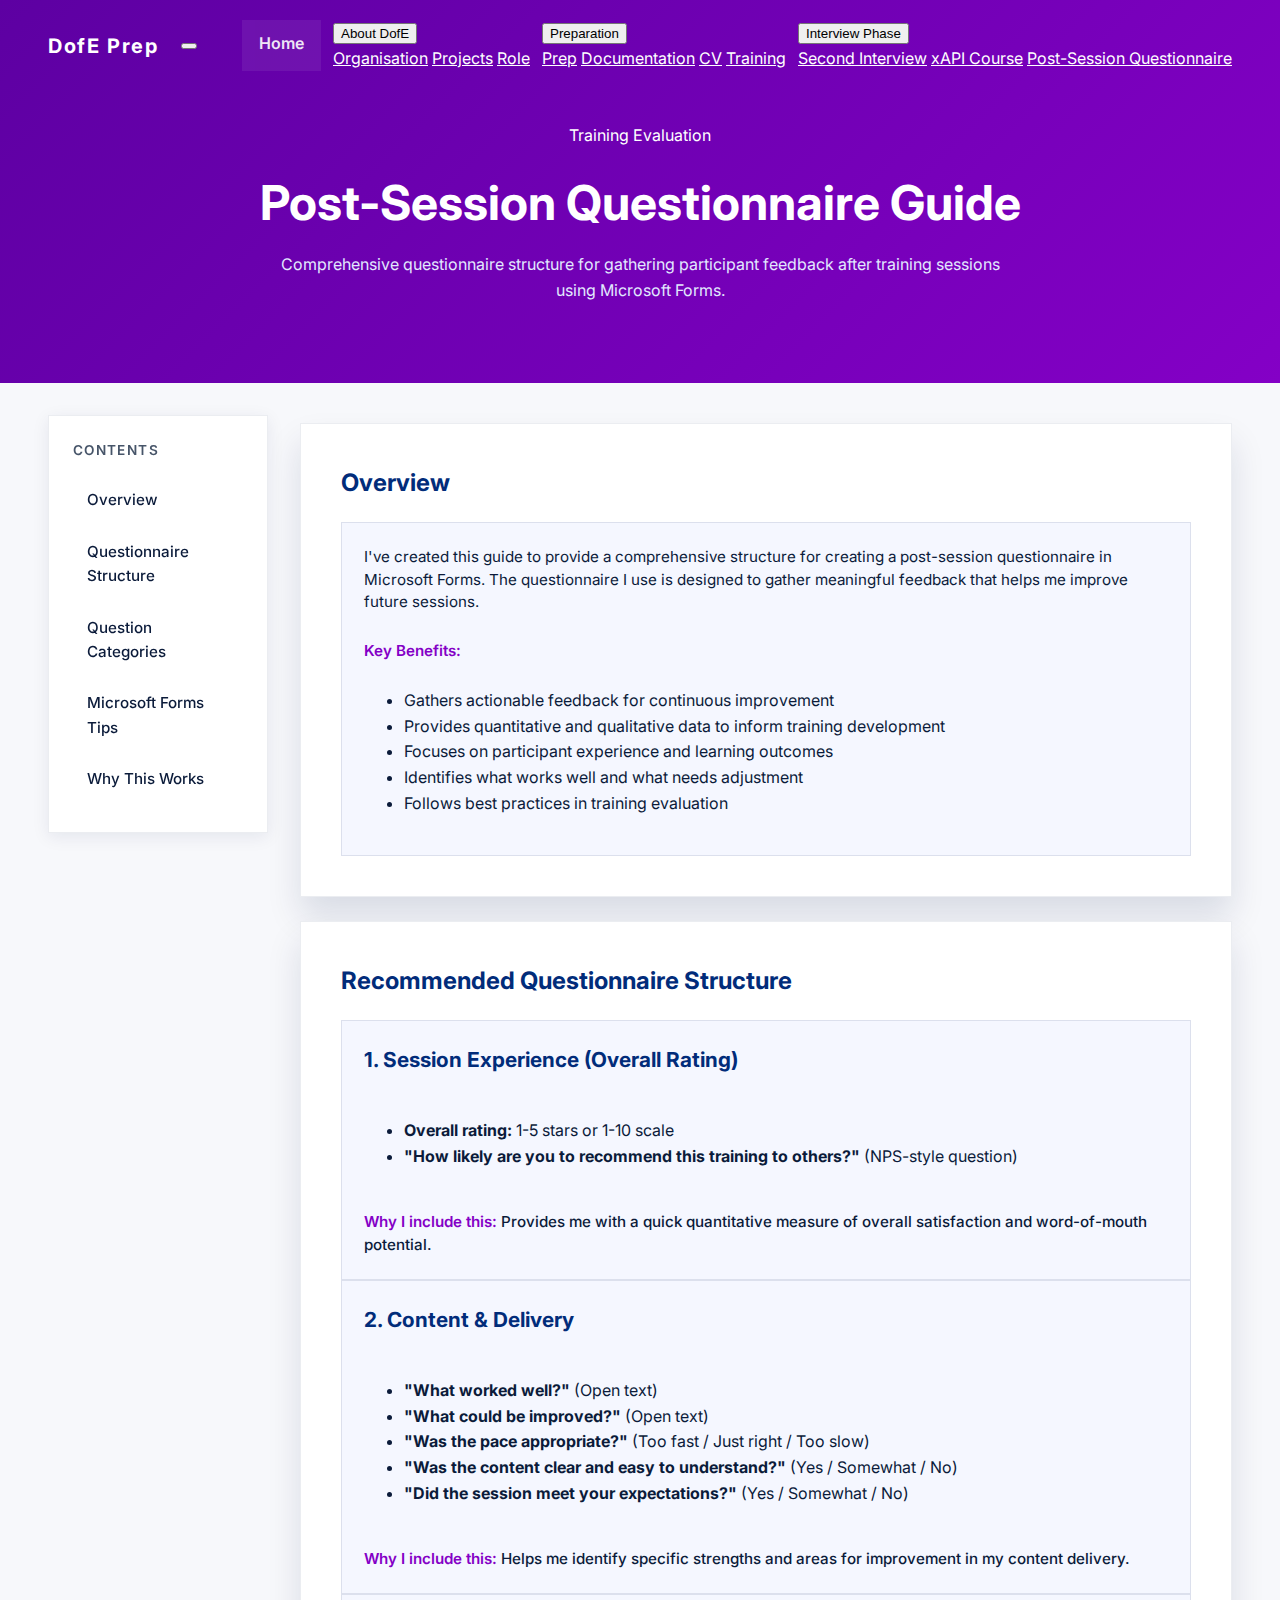
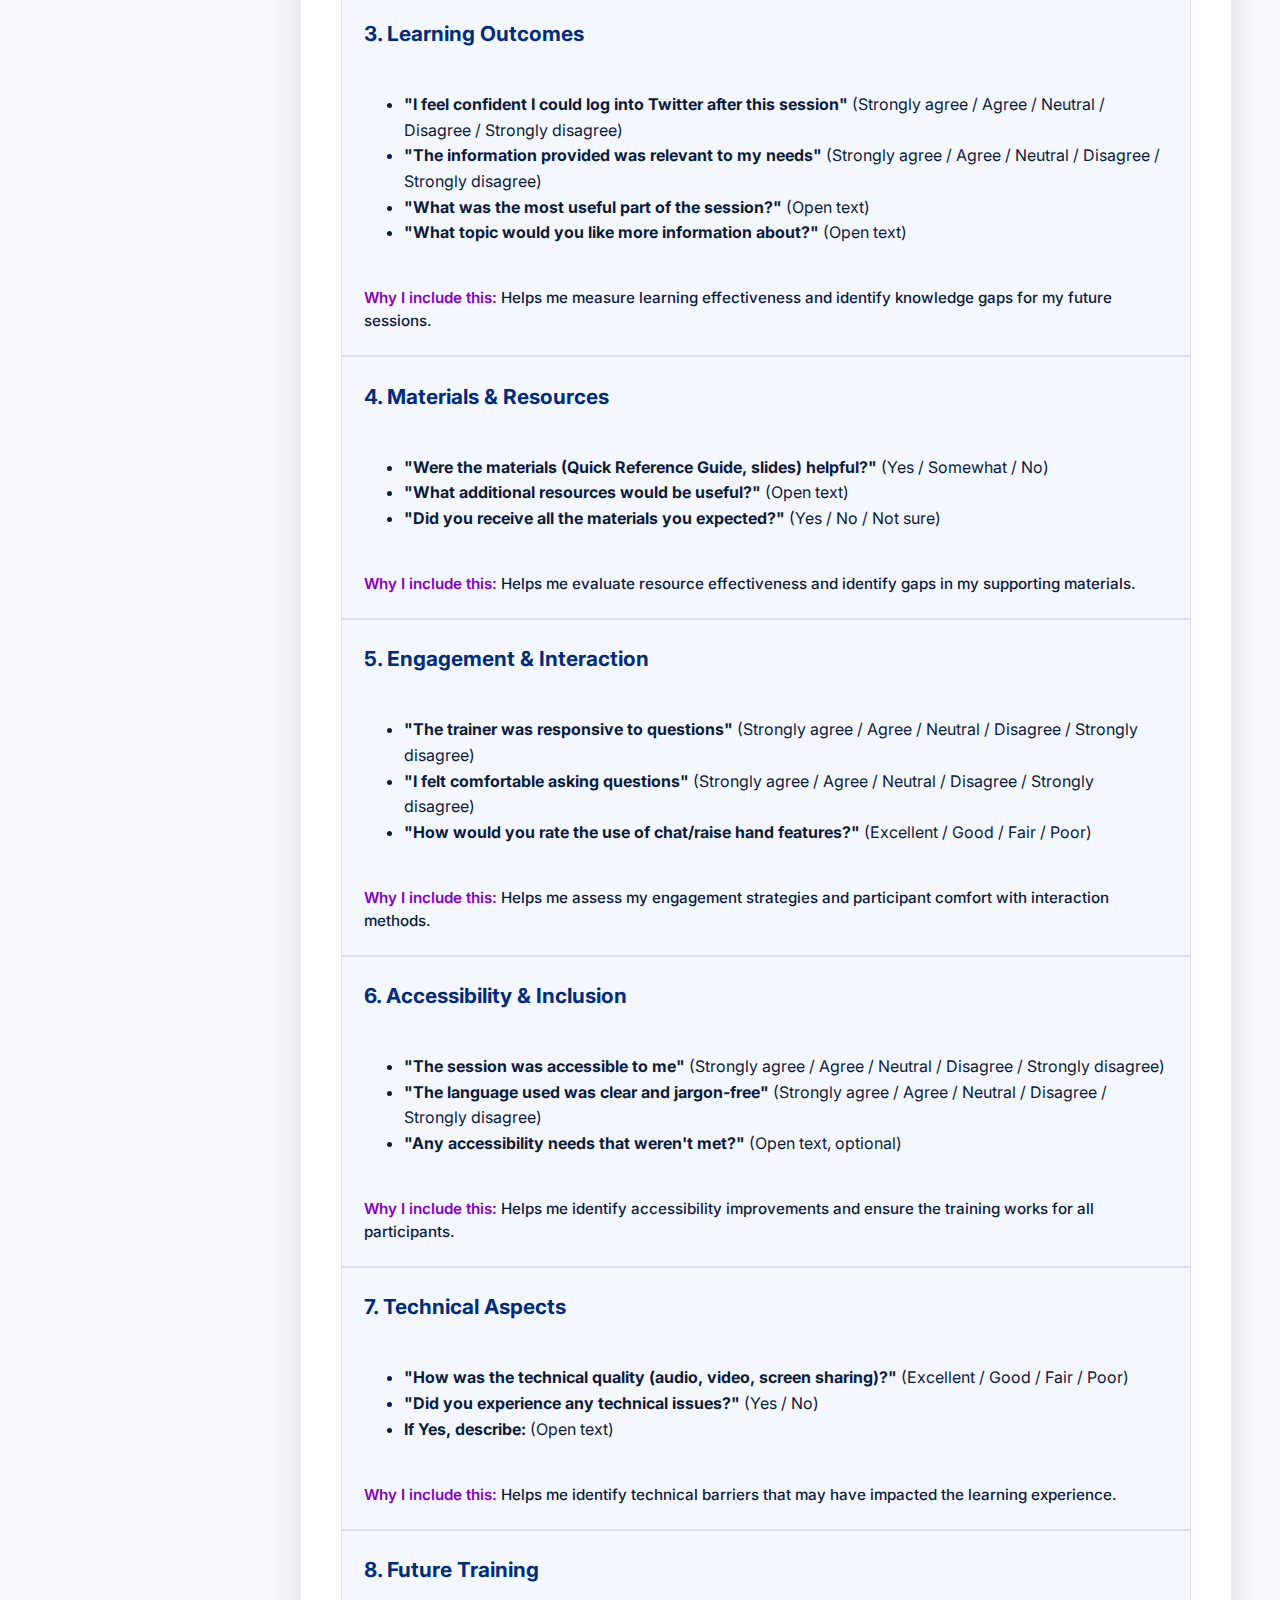
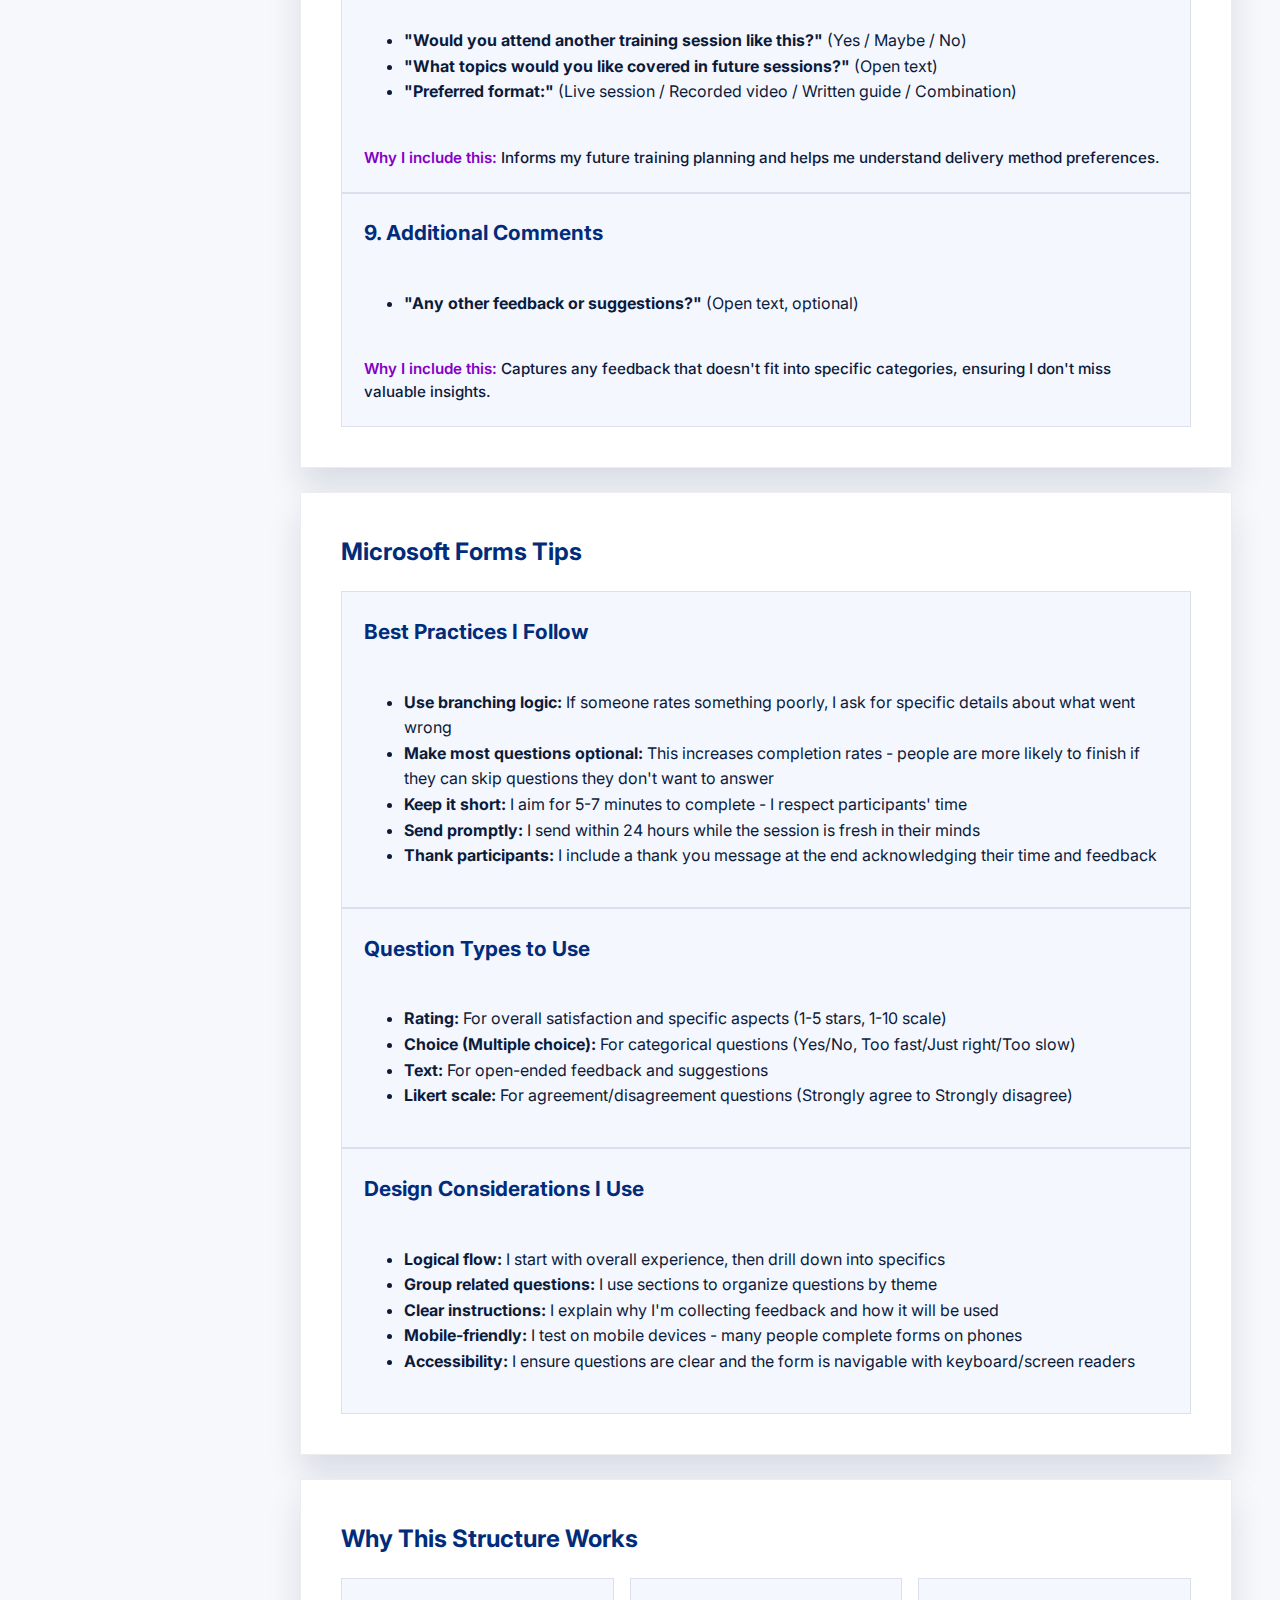
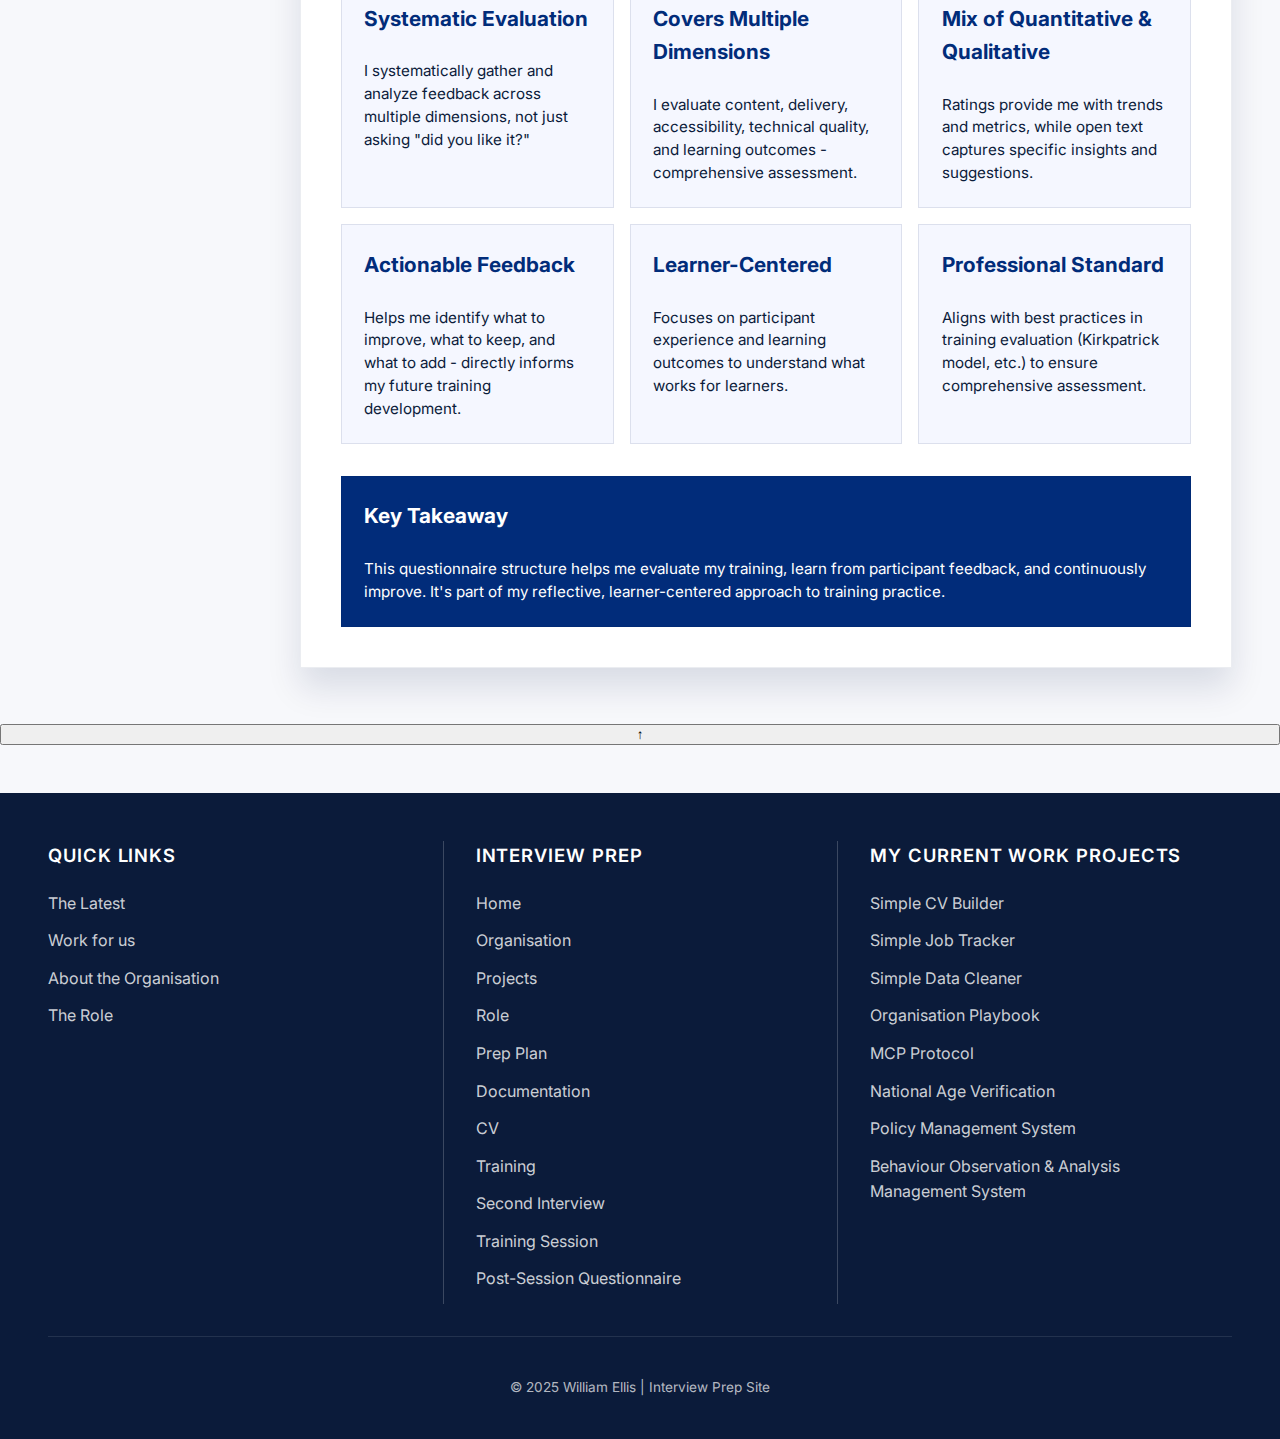
<file: post-session-questionnaire.html>
<!DOCTYPE html>
<html lang="en">

<head>
    <meta charset="UTF-8" />
    <meta name="viewport" content="width=device-width, initial-scale=1.0" />
    <meta name="robots" content="noindex, nofollow" />
    <title>Post-Session Questionnaire Guide</title>
    <link rel="stylesheet" href="styles.css" />
</head>

<body>
    <header class="site-header">
        <nav class="navbar">
            <a class="logo" href="index.html">DofE Prep</a>
            <button class="menu-toggle" aria-label="Toggle navigation menu" aria-expanded="false">
                <span></span>
                <span></span>
                <span></span>
            </button>
            <div class="nav-overlay"></div>
            <div class="nav-links">
                <a href="index.html" class="nav-link">Home</a>
                <div class="nav-group">
                    <button class="nav-group-toggle" aria-expanded="false">About DofE</button>
                    <div class="nav-group-menu">
                        <a href="organisation.html" class="nav-group-link">Organisation</a>
                        <a href="projects.html" class="nav-group-link">Projects</a>
                        <a href="role.html" class="nav-group-link">Role</a>
                    </div>
                </div>
                <div class="nav-group">
                    <button class="nav-group-toggle" aria-expanded="false">Preparation</button>
                    <div class="nav-group-menu">
                        <a href="prep.html" class="nav-group-link">Prep</a>
                        <a href="documentation.html" class="nav-group-link">Documentation</a>
                        <a href="cv.html" class="nav-group-link">CV</a>
                        <a href="training.html" class="nav-group-link">Training</a>
                    </div>
                </div>
                <div class="nav-group">
                    <button class="nav-group-toggle active" aria-expanded="true">Interview Phase</button>
                    <div class="nav-group-menu">
                        <a href="second-interview.html" class="nav-group-link">Second Interview</a>
                        <a href="xapi-course-integration.html" class="nav-group-link">xAPI Course</a>
                        <a href="post-session-questionnaire.html" class="nav-group-link active">Post-Session Questionnaire</a>
                    </div>
                </div>
            </div>
        </nav>
        <div class="hero">
            <p class="eyebrow">Training Evaluation</p>
            <h1>Post-Session Questionnaire Guide</h1>
            <p class="lead">
                Comprehensive questionnaire structure for gathering participant feedback after training sessions using Microsoft Forms.
            </p>
        </div>
    </header>

    <div class="content-wrapper">
        <aside class="sidebar-nav">
            <nav class="side-nav">
                <strong class="side-nav-title">Contents</strong>
                <a href="#overview" class="side-nav-link">Overview</a>
                <a href="#structure" class="side-nav-link">Questionnaire Structure</a>
                <a href="#questions" class="side-nav-link">Question Categories</a>
                <a href="#tips" class="side-nav-link">Microsoft Forms Tips</a>
                <a href="#rationale" class="side-nav-link">Why This Works</a>
            </nav>
        </aside>

        <main class="main-with-sidebar">
            <section class="panel" id="overview">
                <h2>Overview</h2>
                <div class="card">
                    <p>
                        I've created this guide to provide a comprehensive structure for creating a post-session questionnaire in Microsoft Forms.
                        The questionnaire I use is designed to gather meaningful feedback that helps me improve future sessions.
                    </p>
                    <p style="margin-top: 1rem;">
                        <strong>Key Benefits:</strong>
                    </p>
                    <ul>
                        <li>Gathers actionable feedback for continuous improvement</li>
                        <li>Provides quantitative and qualitative data to inform training development</li>
                        <li>Focuses on participant experience and learning outcomes</li>
                        <li>Identifies what works well and what needs adjustment</li>
                        <li>Follows best practices in training evaluation</li>
                    </ul>
                </div>
            </section>

            <section class="panel" id="structure">
                <h2>Recommended Questionnaire Structure</h2>

                <div class="card">
                    <h3>1. Session Experience (Overall Rating)</h3>
                    <ul>
                        <li><strong>Overall rating:</strong> 1-5 stars or 1-10 scale</li>
                        <li><strong>"How likely are you to recommend this training to others?"</strong> (NPS-style question)</li>
                    </ul>
                    <p class="note" style="margin-top: 1rem;">
                        <strong>Why I include this:</strong> Provides me with a quick quantitative measure of overall satisfaction and word-of-mouth potential.
                    </p>
                </div>

                <div class="card">
                    <h3>2. Content & Delivery</h3>
                    <ul>
                        <li><strong>"What worked well?"</strong> (Open text)</li>
                        <li><strong>"What could be improved?"</strong> (Open text)</li>
                        <li><strong>"Was the pace appropriate?"</strong> (Too fast / Just right / Too slow)</li>
                        <li><strong>"Was the content clear and easy to understand?"</strong> (Yes / Somewhat / No)</li>
                        <li><strong>"Did the session meet your expectations?"</strong> (Yes / Somewhat / No)</li>
                    </ul>
                    <p class="note" style="margin-top: 1rem;">
                        <strong>Why I include this:</strong> Helps me identify specific strengths and areas for improvement in my content delivery.
                    </p>
                </div>

                <div class="card">
                    <h3>3. Learning Outcomes</h3>
                    <ul>
                        <li><strong>"I feel confident I could log into Twitter after this session"</strong> (Strongly agree / Agree / Neutral / Disagree / Strongly disagree)</li>
                        <li><strong>"The information provided was relevant to my needs"</strong> (Strongly agree / Agree / Neutral / Disagree / Strongly disagree)</li>
                        <li><strong>"What was the most useful part of the session?"</strong> (Open text)</li>
                        <li><strong>"What topic would you like more information about?"</strong> (Open text)</li>
                    </ul>
                    <p class="note" style="margin-top: 1rem;">
                        <strong>Why I include this:</strong> Helps me measure learning effectiveness and identify knowledge gaps for my future sessions.
                    </p>
                </div>

                <div class="card">
                    <h3>4. Materials & Resources</h3>
                    <ul>
                        <li><strong>"Were the materials (Quick Reference Guide, slides) helpful?"</strong> (Yes / Somewhat / No)</li>
                        <li><strong>"What additional resources would be useful?"</strong> (Open text)</li>
                        <li><strong>"Did you receive all the materials you expected?"</strong> (Yes / No / Not sure)</li>
                    </ul>
                    <p class="note" style="margin-top: 1rem;">
                        <strong>Why I include this:</strong> Helps me evaluate resource effectiveness and identify gaps in my supporting materials.
                    </p>
                </div>

                <div class="card">
                    <h3>5. Engagement & Interaction</h3>
                    <ul>
                        <li><strong>"The trainer was responsive to questions"</strong> (Strongly agree / Agree / Neutral / Disagree / Strongly disagree)</li>
                        <li><strong>"I felt comfortable asking questions"</strong> (Strongly agree / Agree / Neutral / Disagree / Strongly disagree)</li>
                        <li><strong>"How would you rate the use of chat/raise hand features?"</strong> (Excellent / Good / Fair / Poor)</li>
                    </ul>
                    <p class="note" style="margin-top: 1rem;">
                        <strong>Why I include this:</strong> Helps me assess my engagement strategies and participant comfort with interaction methods.
                    </p>
                </div>

                <div class="card">
                    <h3>6. Accessibility & Inclusion</h3>
                    <ul>
                        <li><strong>"The session was accessible to me"</strong> (Strongly agree / Agree / Neutral / Disagree / Strongly disagree)</li>
                        <li><strong>"The language used was clear and jargon-free"</strong> (Strongly agree / Agree / Neutral / Disagree / Strongly disagree)</li>
                        <li><strong>"Any accessibility needs that weren't met?"</strong> (Open text, optional)</li>
                    </ul>
                    <p class="note" style="margin-top: 1rem;">
                        <strong>Why I include this:</strong> Helps me identify accessibility improvements and ensure the training works for all participants.
                    </p>
                </div>

                <div class="card">
                    <h3>7. Technical Aspects</h3>
                    <ul>
                        <li><strong>"How was the technical quality (audio, video, screen sharing)?"</strong> (Excellent / Good / Fair / Poor)</li>
                        <li><strong>"Did you experience any technical issues?"</strong> (Yes / No)</li>
                        <li><strong>If Yes, describe:</strong> (Open text)</li>
                    </ul>
                    <p class="note" style="margin-top: 1rem;">
                        <strong>Why I include this:</strong> Helps me identify technical barriers that may have impacted the learning experience.
                    </p>
                </div>

                <div class="card">
                    <h3>8. Future Training</h3>
                    <ul>
                        <li><strong>"Would you attend another training session like this?"</strong> (Yes / Maybe / No)</li>
                        <li><strong>"What topics would you like covered in future sessions?"</strong> (Open text)</li>
                        <li><strong>"Preferred format:"</strong> (Live session / Recorded video / Written guide / Combination)</li>
                    </ul>
                    <p class="note" style="margin-top: 1rem;">
                        <strong>Why I include this:</strong> Informs my future training planning and helps me understand delivery method preferences.
                    </p>
                </div>

                <div class="card">
                    <h3>9. Additional Comments</h3>
                    <ul>
                        <li><strong>"Any other feedback or suggestions?"</strong> (Open text, optional)</li>
                    </ul>
                    <p class="note" style="margin-top: 1rem;">
                        <strong>Why I include this:</strong> Captures any feedback that doesn't fit into specific categories, ensuring I don't miss valuable insights.
                    </p>
                </div>
            </section>

            <section class="panel" id="tips">
                <h2>Microsoft Forms Tips</h2>

                <div class="card">
                    <h3>Best Practices I Follow</h3>
                    <ul>
                        <li><strong>Use branching logic:</strong> If someone rates something poorly, I ask for specific details about what went wrong</li>
                        <li><strong>Make most questions optional:</strong> This increases completion rates - people are more likely to finish if they can skip questions they don't want to answer</li>
                        <li><strong>Keep it short:</strong> I aim for 5-7 minutes to complete - I respect participants' time</li>
                        <li><strong>Send promptly:</strong> I send within 24 hours while the session is fresh in their minds</li>
                        <li><strong>Thank participants:</strong> I include a thank you message at the end acknowledging their time and feedback</li>
                    </ul>
                </div>

                <div class="card">
                    <h3>Question Types to Use</h3>
                    <ul>
                        <li><strong>Rating:</strong> For overall satisfaction and specific aspects (1-5 stars, 1-10 scale)</li>
                        <li><strong>Choice (Multiple choice):</strong> For categorical questions (Yes/No, Too fast/Just right/Too slow)</li>
                        <li><strong>Text:</strong> For open-ended feedback and suggestions</li>
                        <li><strong>Likert scale:</strong> For agreement/disagreement questions (Strongly agree to Strongly disagree)</li>
                    </ul>
                </div>

                <div class="card">
                    <h3>Design Considerations I Use</h3>
                    <ul>
                        <li><strong>Logical flow:</strong> I start with overall experience, then drill down into specifics</li>
                        <li><strong>Group related questions:</strong> I use sections to organize questions by theme</li>
                        <li><strong>Clear instructions:</strong> I explain why I'm collecting feedback and how it will be used</li>
                        <li><strong>Mobile-friendly:</strong> I test on mobile devices - many people complete forms on phones</li>
                        <li><strong>Accessibility:</strong> I ensure questions are clear and the form is navigable with keyboard/screen readers</li>
                    </ul>
                </div>
            </section>

            <section class="panel" id="rationale">
                <h2>Why This Structure Works</h2>

                <div class="cards-grid">
                    <div class="card">
                        <h3>Systematic Evaluation</h3>
                        <p>
                            I systematically gather and analyze feedback across multiple dimensions, not just asking "did you like it?"
                        </p>
                    </div>
                    <div class="card">
                        <h3>Covers Multiple Dimensions</h3>
                        <p>
                            I evaluate content, delivery, accessibility, technical quality, and learning outcomes - comprehensive assessment.
                        </p>
                    </div>
                    <div class="card">
                        <h3>Mix of Quantitative & Qualitative</h3>
                        <p>
                            Ratings provide me with trends and metrics, while open text captures specific insights and suggestions.
                        </p>
                    </div>
                    <div class="card">
                        <h3>Actionable Feedback</h3>
                        <p>
                            Helps me identify what to improve, what to keep, and what to add - directly informs my future training development.
                        </p>
                    </div>
                    <div class="card">
                        <h3>Learner-Centered</h3>
                        <p>
                            Focuses on participant experience and learning outcomes to understand what works for learners.
                        </p>
                    </div>
                    <div class="card">
                        <h3>Professional Standard</h3>
                        <p>
                            Aligns with best practices in training evaluation (Kirkpatrick model, etc.) to ensure comprehensive assessment.
                        </p>
                    </div>
                </div>

                <div class="card" style="background: #012c7a; color: white; margin-top: 2rem;">
                    <h3 style="color: white;">Key Takeaway</h3>
                    <p style="color: white; margin-bottom: 0;">
                        This questionnaire structure helps me evaluate my training, learn from participant feedback,
                        and continuously improve. It's part of my reflective, learner-centered approach to training practice.
                    </p>
                </div>
            </section>
        </main>
    </div>

    <button id="back-to-top" class="back-to-top" onclick="window.scrollTo({top: 0, behavior: 'smooth'})"
        aria-label="Back to top">
        ↑
    </button>

    <footer class="site-footer">
        <div class="footer-content">
            <div class="footer-column">
                <h3>Quick Links</h3>
                <ul>
                    <li><a href="https://www.dofe.org/news/" target="_blank">The Latest</a></li>
                    <li><a href="https://www.dofe.org/work-for-us/" target="_blank">Work for us</a></li>
                    <li><a href="organisation.html">About the Organisation</a></li>
                    <li><a href="role.html">The Role</a></li>
                </ul>
            </div>
            <div class="footer-column">
                <h3>Interview Prep</h3>
                <ul>
                    <li><a href="index.html">Home</a></li>
                    <li><a href="organisation.html">Organisation</a></li>
                    <li><a href="projects.html">Projects</a></li>
                    <li><a href="role.html">Role</a></li>
                    <li><a href="prep.html">Prep Plan</a></li>
                    <li><a href="documentation.html">Documentation</a></li>
                    <li><a href="cv.html">CV</a></li>
                    <li><a href="training.html">Training</a></li>
                    <li><a href="second-interview.html">Second Interview</a></li>
                    <li><a href="training-session.html">Training Session</a></li>
                    <li><a href="post-session-questionnaire.html">Post-Session Questionnaire</a></li>
                </ul>
            </div>
            <div class="footer-column">
                <h3>My Current Work Projects</h3>
                <ul>
                    <li><a href="https://simple-cv-builder.com/" target="_blank">Simple CV Builder</a></li>
                    <li><a href="https://simple-job-tracker.com/landing.php" target="_blank">Simple Job Tracker</a></li>
                    <li><a href="https://simple-data-cleaner.com/" target="_blank">Simple Data Cleaner</a></li>
                    <li><a href="https://wellis321.github.io/org-playbook/" target="_blank">Organisation Playbook</a>
                    </li>
                    <li><a href="https://wellis321.github.io/mcp-protocol-website/" target="_blank">MCP Protocol</a>
                    </li>
                    <li><a href="https://wellis321.github.io/national-age/" target="_blank">National Age
                            Verification</a></li>
                    <li><a href="https://policy-app-khaki.vercel.app/" target="_blank">Policy Management System</a></li>
                    <li><a href="https://lavenderblush-hummingbird-585670.hostingersite.com/" target="_blank">Behaviour
                            Observation &amp; Analysis Management System</a></li>
                </ul>
            </div>
        </div>
        <div class="footer-bottom">
            <p>&copy; 2025 William Ellis | Interview Prep Site</p>
        </div>
    </footer>

    <script>
        // Show/hide back to top button based on scroll position
        window.addEventListener('scroll', function () {
            const backToTopButton = document.getElementById('back-to-top');
            if (window.pageYOffset > 300) {
                backToTopButton.classList.add('visible');
            } else {
                backToTopButton.classList.remove('visible');
            }
        });

        // Mobile menu toggle
        const menuToggle = document.querySelector('.menu-toggle');
        const navLinks = document.querySelector('.nav-links');
        const navOverlay = document.querySelector('.nav-overlay');

        if (menuToggle) {
            menuToggle.addEventListener('click', function() {
                const isActive = navLinks.classList.toggle('active');
                menuToggle.classList.toggle('active');
                menuToggle.setAttribute('aria-expanded', isActive);
                if (navOverlay) {
                    navOverlay.classList.toggle('active');
                }
            });
        }

        // Close menu when clicking overlay
        if (navOverlay) {
            navOverlay.addEventListener('click', function() {
                navLinks.classList.remove('active');
                menuToggle.classList.remove('active');
                menuToggle.setAttribute('aria-expanded', 'false');
                navOverlay.classList.remove('active');
            });
        }

        // Nav group toggle
        const navGroups = document.querySelectorAll('.nav-group');
        navGroups.forEach(group => {
            const toggle = group.querySelector('.nav-group-toggle');
            if (toggle) {
                toggle.addEventListener('click', function(e) {
                    e.preventDefault();
                    const isActive = group.classList.toggle('active');
                    toggle.setAttribute('aria-expanded', isActive);
                    // Close other groups
                    navGroups.forEach(otherGroup => {
                        if (otherGroup !== group) {
                            otherGroup.classList.remove('active');
                            const otherToggle = otherGroup.querySelector('.nav-group-toggle');
                            if (otherToggle) {
                                otherToggle.setAttribute('aria-expanded', 'false');
                            }
                        }
                    });
                });
            }
        });

        // Close menu when clicking a nav link
        const navLinkElements = document.querySelectorAll('.nav-link, .nav-group-link');
        navLinkElements.forEach(link => {
            link.addEventListener('click', function() {
                // Close mobile menu
                if (window.innerWidth <= 768) {
                    navLinks.classList.remove('active');
                    menuToggle.classList.remove('active');
                    menuToggle.setAttribute('aria-expanded', 'false');
                    if (navOverlay) {
                        navOverlay.classList.remove('active');
                    }
                }
                // Close nav group menus when clicking a link
                navGroups.forEach(group => {
                    group.classList.remove('active');
                    const toggle = group.querySelector('.nav-group-toggle');
                    if (toggle) {
                        toggle.setAttribute('aria-expanded', 'false');
                        toggle.classList.remove('active');
                    }
                });
            });
        });

        // Close nav group menus when clicking outside
        document.addEventListener('click', function(e) {
            const isClickInsideNav = e.target.closest('.nav-group');
            const isClickOnToggle = e.target.closest('.nav-group-toggle');

            if (!isClickInsideNav && !isClickOnToggle) {
                navGroups.forEach(group => {
                    group.classList.remove('active');
                    const toggle = group.querySelector('.nav-group-toggle');
                    if (toggle) {
                        toggle.setAttribute('aria-expanded', 'false');
                        toggle.classList.remove('active');
                    }
                });
            }
        });

        // Set active state for nav group links
        const currentPath = window.location.pathname.split('/').pop() || 'index.html';
        navGroups.forEach(group => {
            const links = group.querySelectorAll('.nav-group-link');
            links.forEach(link => {
                const linkPath = link.getAttribute('href');
                if (linkPath === currentPath || (currentPath === '' && linkPath === 'index.html')) {
                    link.classList.add('active');
                    group.classList.add('active');
                    const toggle = group.querySelector('.nav-group-toggle');
                    if (toggle) {
                        toggle.classList.add('active');
                    }
                }
            });
        });
    </script>
</body>

</html>
</file>
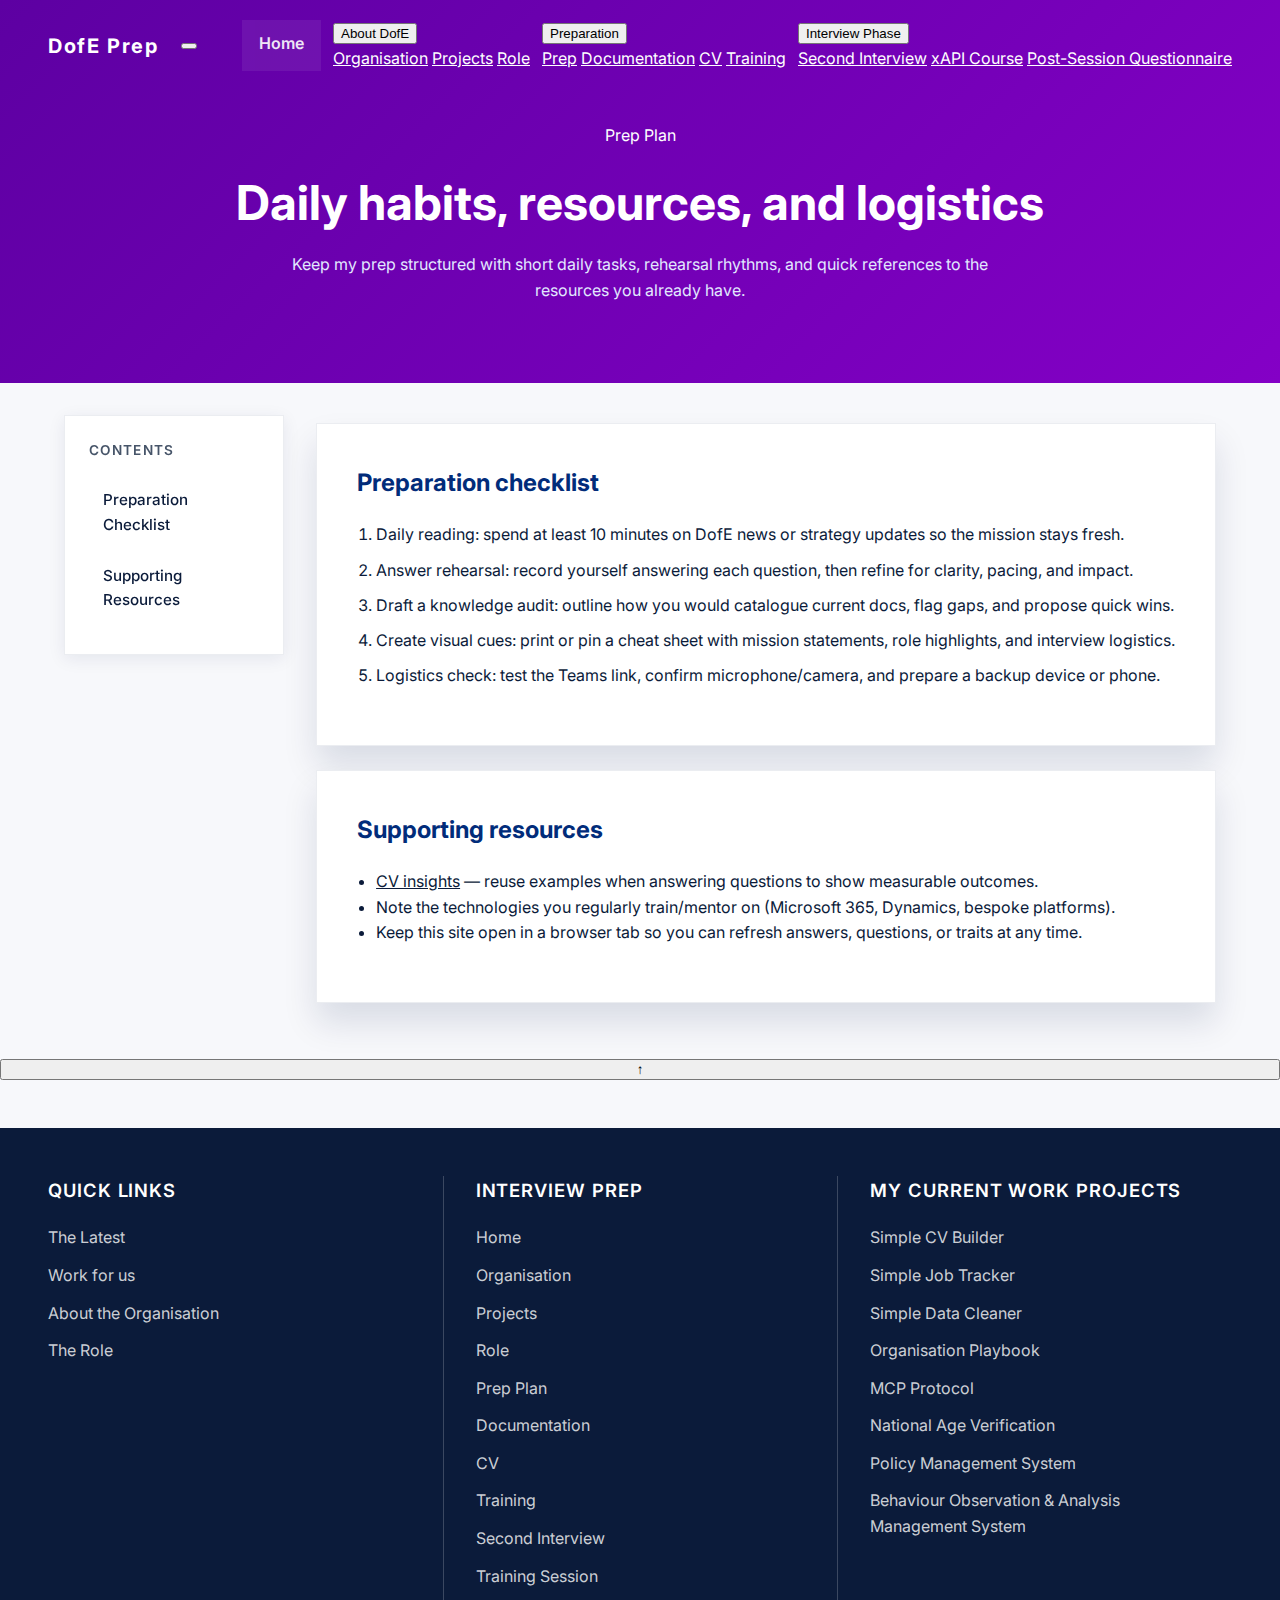
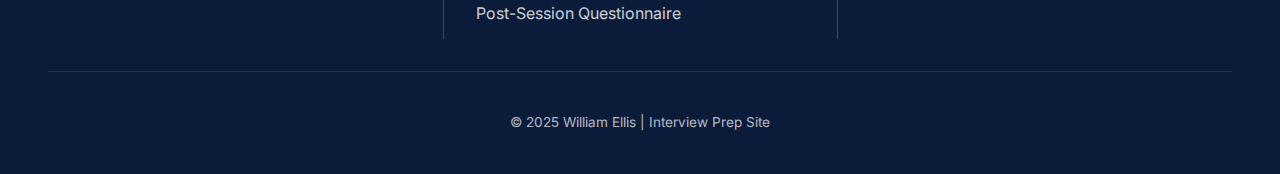
<file: prep.html>
<!DOCTYPE html>
<html lang="en">

<head>
    <meta charset="UTF-8" />
    <meta name="viewport" content="width=device-width, initial-scale=1.0" />
    <meta name="robots" content="noindex, nofollow" />
    <title>Prep Plan</title>
    <link rel="stylesheet" href="styles.css" />
</head>

<body>
    <header class="site-header">
        <nav class="navbar">
            <a class="logo" href="index.html">DofE Prep</a>
            <button class="menu-toggle" aria-label="Toggle navigation menu" aria-expanded="false">
                <span></span>
                <span></span>
                <span></span>
            </button>
            <div class="nav-overlay"></div>
            <div class="nav-links">
                <a href="index.html" class="nav-link">Home</a>
                <div class="nav-group">
                    <button class="nav-group-toggle" aria-expanded="false">About DofE</button>
                    <div class="nav-group-menu">
                        <a href="organisation.html" class="nav-group-link">Organisation</a>
                        <a href="projects.html" class="nav-group-link">Projects</a>
                        <a href="role.html" class="nav-group-link">Role</a>
                    </div>
                </div>
                <div class="nav-group">
                    <button class="nav-group-toggle active" aria-expanded="true">Preparation</button>
                    <div class="nav-group-menu">
                        <a href="prep.html" class="nav-group-link active">Prep</a>
                        <a href="documentation.html" class="nav-group-link">Documentation</a>
                        <a href="cv.html" class="nav-group-link">CV</a>
                        <a href="training.html" class="nav-group-link">Training</a>

                    </div>
                </div>
                <div class="nav-group">
                    <button class="nav-group-toggle" aria-expanded="false">Interview Phase</button>
                    <div class="nav-group-menu">
                        <a href="second-interview.html" class="nav-group-link">Second Interview</a>
                        <a href="xapi-course-integration.html" class="nav-group-link">xAPI Course</a>
                        <a href="post-session-questionnaire.html" class="nav-group-link">Post-Session Questionnaire</a>
                    </div>
                </div>
            </div>
        </nav>
        <div class="hero">
            <p class="eyebrow">Prep Plan</p>
            <h1>Daily habits, resources, and logistics</h1>
            <p class="lead">
                Keep my prep structured with short daily tasks, rehearsal rhythms, and quick references to the
                resources you already have.
            </p>
        </div>
    </header>

    <div class="content-wrapper">
        <aside class="sidebar-nav">
            <nav class="side-nav">
                <strong class="side-nav-title">Contents</strong>
                <a href="#checklist" class="side-nav-link">Preparation Checklist</a>
                <a href="#resources" class="side-nav-link">Supporting Resources</a>
            </nav>
        </aside>

        <main class="main-with-sidebar">
            <section class="panel" id="checklist">
                <h2>Preparation checklist</h2>
                <ol class="plan">
                    <li>Daily reading: spend at least 10 minutes on DofE news or strategy updates so the mission stays
                        fresh.</li>
                    <li>Answer rehearsal: record yourself answering each question, then refine for clarity, pacing, and
                        impact.</li>
                    <li>Draft a knowledge audit: outline how you would catalogue current docs, flag gaps, and propose
                        quick
                        wins.</li>
                    <li>Create visual cues: print or pin a cheat sheet with mission statements, role highlights, and
                        interview logistics.</li>
                    <li>Logistics check: test the Teams link, confirm microphone/camera, and prepare a backup device or
                        phone.</li>
                </ol>
            </section>

            <section class="panel" id="resources">
                <h2>Supporting resources</h2>
                <div class="resources">
                    <ul>
                        <li><a href="cv.html">CV insights</a> — reuse examples when answering questions
                            to
                            show measurable outcomes.</li>

                        <li>Note the technologies you regularly train/mentor on (Microsoft 365, Dynamics, bespoke
                            platforms).</li>
                        <li>Keep this site open in a browser tab so you can refresh answers, questions, or traits at any
                            time.</li>
                    </ul>
                </div>
            </section>
        </main>
    </div>

    <button id="back-to-top" class="back-to-top" onclick="window.scrollTo({top: 0, behavior: 'smooth'})"
        aria-label="Back to top">
        ↑
    </button>

    <footer class="site-footer">
        <div class="footer-content">
            <div class="footer-column">
                <h3>Quick Links</h3>
                <ul>
                    <li><a href="https://www.dofe.org/news/" target="_blank">The Latest</a></li>
                    <li><a href="https://www.dofe.org/work-for-us/" target="_blank">Work for us</a></li>
                    <li><a href="organisation.html">About the Organisation</a></li>
                    <li><a href="role.html">The Role</a></li>
                </ul>
            </div>
            <div class="footer-column">
                <h3>Interview Prep</h3>
                <ul>
                    <li><a href="index.html">Home</a></li>
                    <li><a href="organisation.html">Organisation</a></li>
                    <li><a href="projects.html">Projects</a></li>
                    <li><a href="role.html">Role</a></li>
                    <li><a href="prep.html">Prep Plan</a></li>
                    <li><a href="documentation.html">Documentation</a></li>
                    <li><a href="cv.html">CV</a></li>
                    <li><a href="training.html">Training</a></li>
                    <li><a href="second-interview.html">Second Interview</a></li>
                    <li><a href="training-session.html">Training Session</a></li>
                    <li><a href="post-session-questionnaire.html">Post-Session Questionnaire</a></li>
                </ul>
            </div>
            <div class="footer-column">
                <h3>My Current Work Projects</h3>
                <ul>
                    <li><a href="https://simple-cv-builder.com/" target="_blank">Simple CV Builder</a></li>
                    <li><a href="https://simple-job-tracker.com/landing.php" target="_blank">Simple Job Tracker</a></li>
                    <li><a href="https://simple-data-cleaner.com/" target="_blank">Simple Data Cleaner</a></li>
                    <li><a href="https://wellis321.github.io/org-playbook/" target="_blank">Organisation Playbook</a>
                    </li>
                    <li><a href="https://wellis321.github.io/mcp-protocol-website/" target="_blank">MCP Protocol</a>
                    </li>
                    <li><a href="https://wellis321.github.io/national-age/" target="_blank">National Age
                            Verification</a></li>
                    <li><a href="https://policy-app-khaki.vercel.app/" target="_blank">Policy Management System</a></li>
                    <li><a href="https://lavenderblush-hummingbird-585670.hostingersite.com/" target="_blank">Behaviour
                            Observation &amp; Analysis Management System</a></li>
                </ul>
            </div>
        </div>
        <div class="footer-bottom">
            <p>&copy; 2025 William Ellis | Interview Prep Site</p>
        </div>
    </footer>

    <script>
        // Show/hide back to top button based on scroll position
        window.addEventListener('scroll', function () {
            const backToTopButton = document.getElementById('back-to-top');
            if (window.pageYOffset > 300) {
                backToTopButton.classList.add('visible');
            } else {
                backToTopButton.classList.remove('visible');
            }
        });

        // Mobile menu toggle
        const menuToggle = document.querySelector('.menu-toggle');
        const navLinks = document.querySelector('.nav-links');
        const navOverlay = document.querySelector('.nav-overlay');

        if (menuToggle) {
            menuToggle.addEventListener('click', function() {
                const isActive = navLinks.classList.toggle('active');
                menuToggle.classList.toggle('active');
                menuToggle.setAttribute('aria-expanded', isActive);
                if (navOverlay) {
                    navOverlay.classList.toggle('active');
                }
            });
        }

        // Close menu when clicking overlay
        if (navOverlay) {
            navOverlay.addEventListener('click', function() {
                navLinks.classList.remove('active');
                menuToggle.classList.remove('active');
                menuToggle.setAttribute('aria-expanded', 'false');
                navOverlay.classList.remove('active');
            });
        }

        // Nav group toggle
        const navGroups = document.querySelectorAll('.nav-group');
        navGroups.forEach(group => {
            const toggle = group.querySelector('.nav-group-toggle');
            if (toggle) {
                toggle.addEventListener('click', function(e) {
                    e.preventDefault();
                    const isActive = group.classList.toggle('active');
                    toggle.setAttribute('aria-expanded', isActive);
                    // Close other groups
                    navGroups.forEach(otherGroup => {
                        if (otherGroup !== group) {
                            otherGroup.classList.remove('active');
                            const otherToggle = otherGroup.querySelector('.nav-group-toggle');
                            if (otherToggle) {
                                otherToggle.setAttribute('aria-expanded', 'false');
                            }
                        }
                    });
                });
            }
        });

        // Close menu when clicking a nav link
        const navLinkElements = document.querySelectorAll('.nav-link, .nav-group-link');
        navLinkElements.forEach(link => {
            link.addEventListener('click', function() {
                // Close mobile menu
                if (window.innerWidth <= 768) {
                    navLinks.classList.remove('active');
                    menuToggle.classList.remove('active');
                    menuToggle.setAttribute('aria-expanded', 'false');
                    if (navOverlay) {
                        navOverlay.classList.remove('active');
                    }
                }
                // Close nav group menus when clicking a link
                navGroups.forEach(group => {
                    group.classList.remove('active');
                    const toggle = group.querySelector('.nav-group-toggle');
                    if (toggle) {
                        toggle.setAttribute('aria-expanded', 'false');
                        toggle.classList.remove('active');
                    }
                });
            });
        });

        // Close nav group menus when clicking outside
        document.addEventListener('click', function(e) {
            const isClickInsideNav = e.target.closest('.nav-group');
            const isClickOnToggle = e.target.closest('.nav-group-toggle');

            if (!isClickInsideNav && !isClickOnToggle) {
                navGroups.forEach(group => {
                    group.classList.remove('active');
                    const toggle = group.querySelector('.nav-group-toggle');
                    if (toggle) {
                        toggle.setAttribute('aria-expanded', 'false');
                        toggle.classList.remove('active');
                    }
                });
            }
        });

        // Set active state for nav group links
        const currentPath = window.location.pathname.split('/').pop() || 'index.html';
        navGroups.forEach(group => {
            const links = group.querySelectorAll('.nav-group-link');
            links.forEach(link => {
                const linkPath = link.getAttribute('href');
                if (linkPath === currentPath || (currentPath === '' && linkPath === 'index.html')) {
                    link.classList.add('active');
                    group.classList.add('active');
                    const toggle = group.querySelector('.nav-group-toggle');
                    if (toggle) {
                        toggle.classList.add('active');
                    }
                }
            });
        });
    </script>
</body>

</html>
</file>
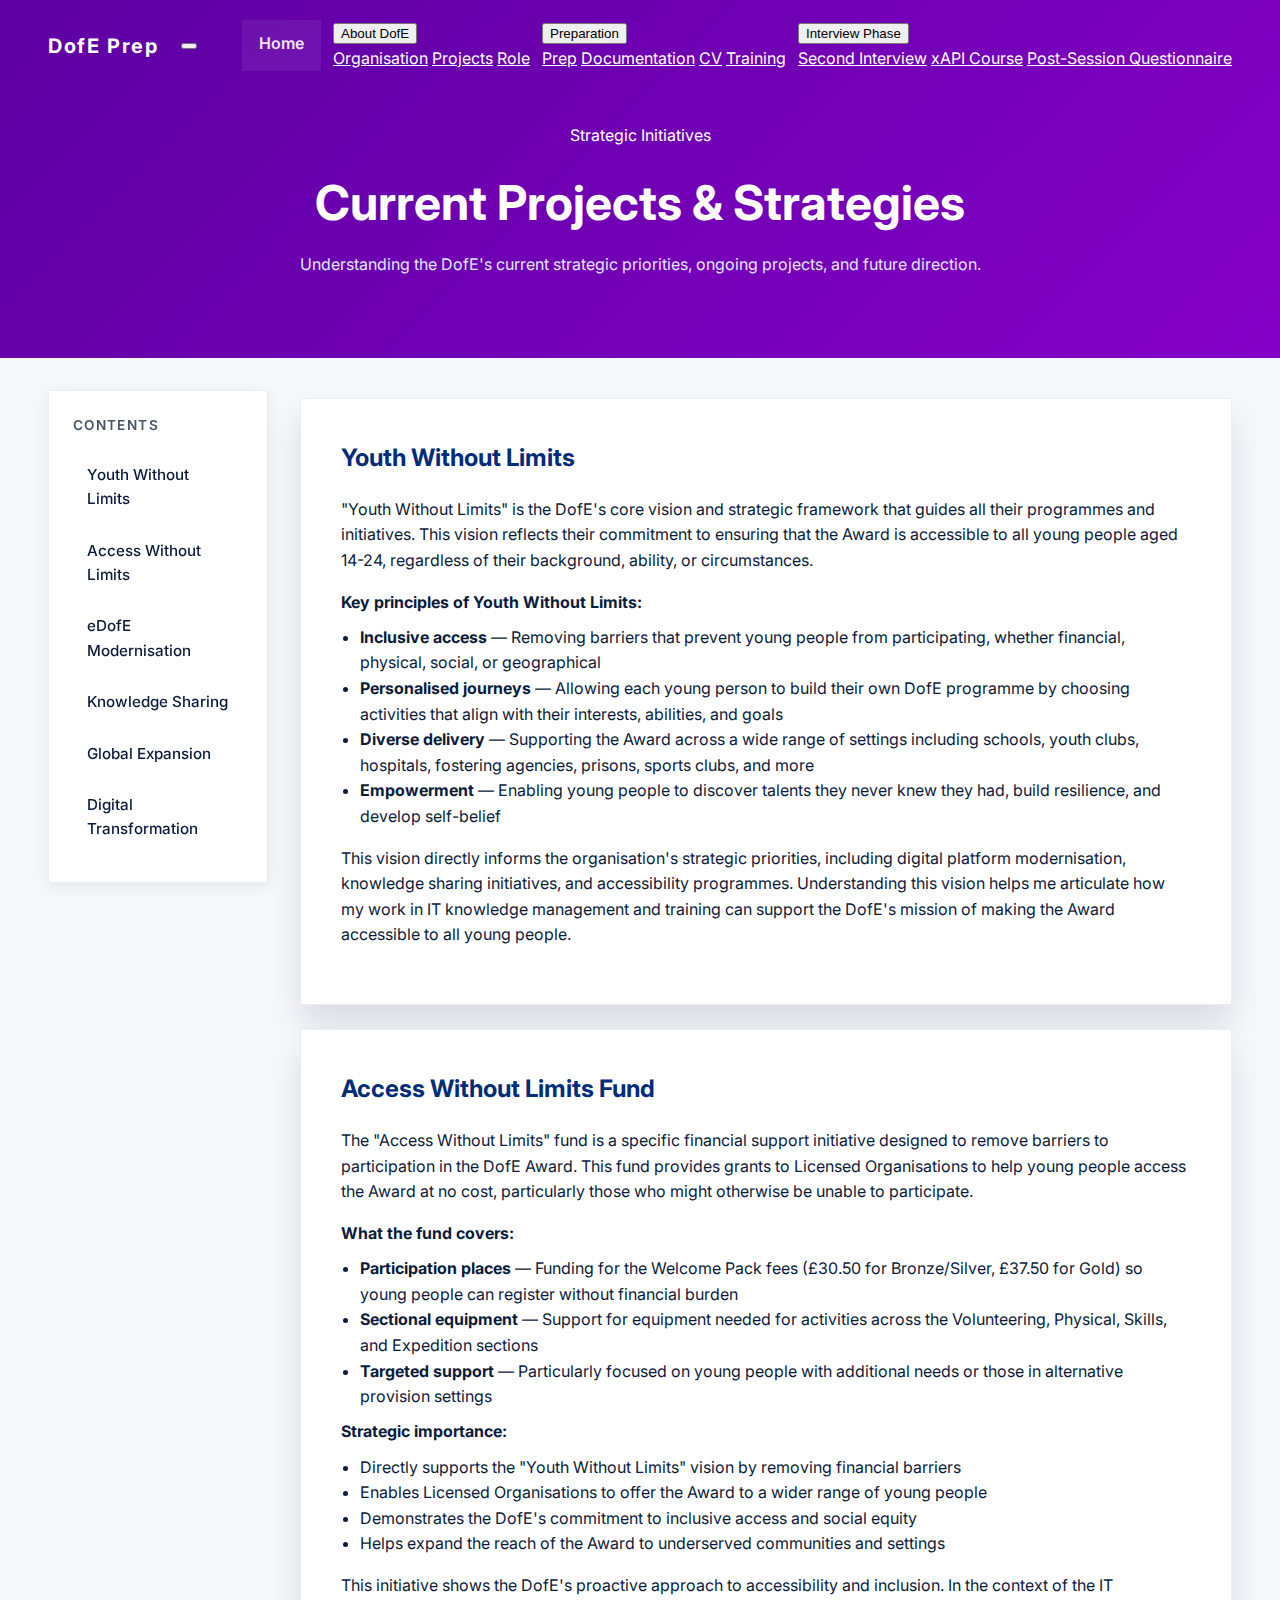
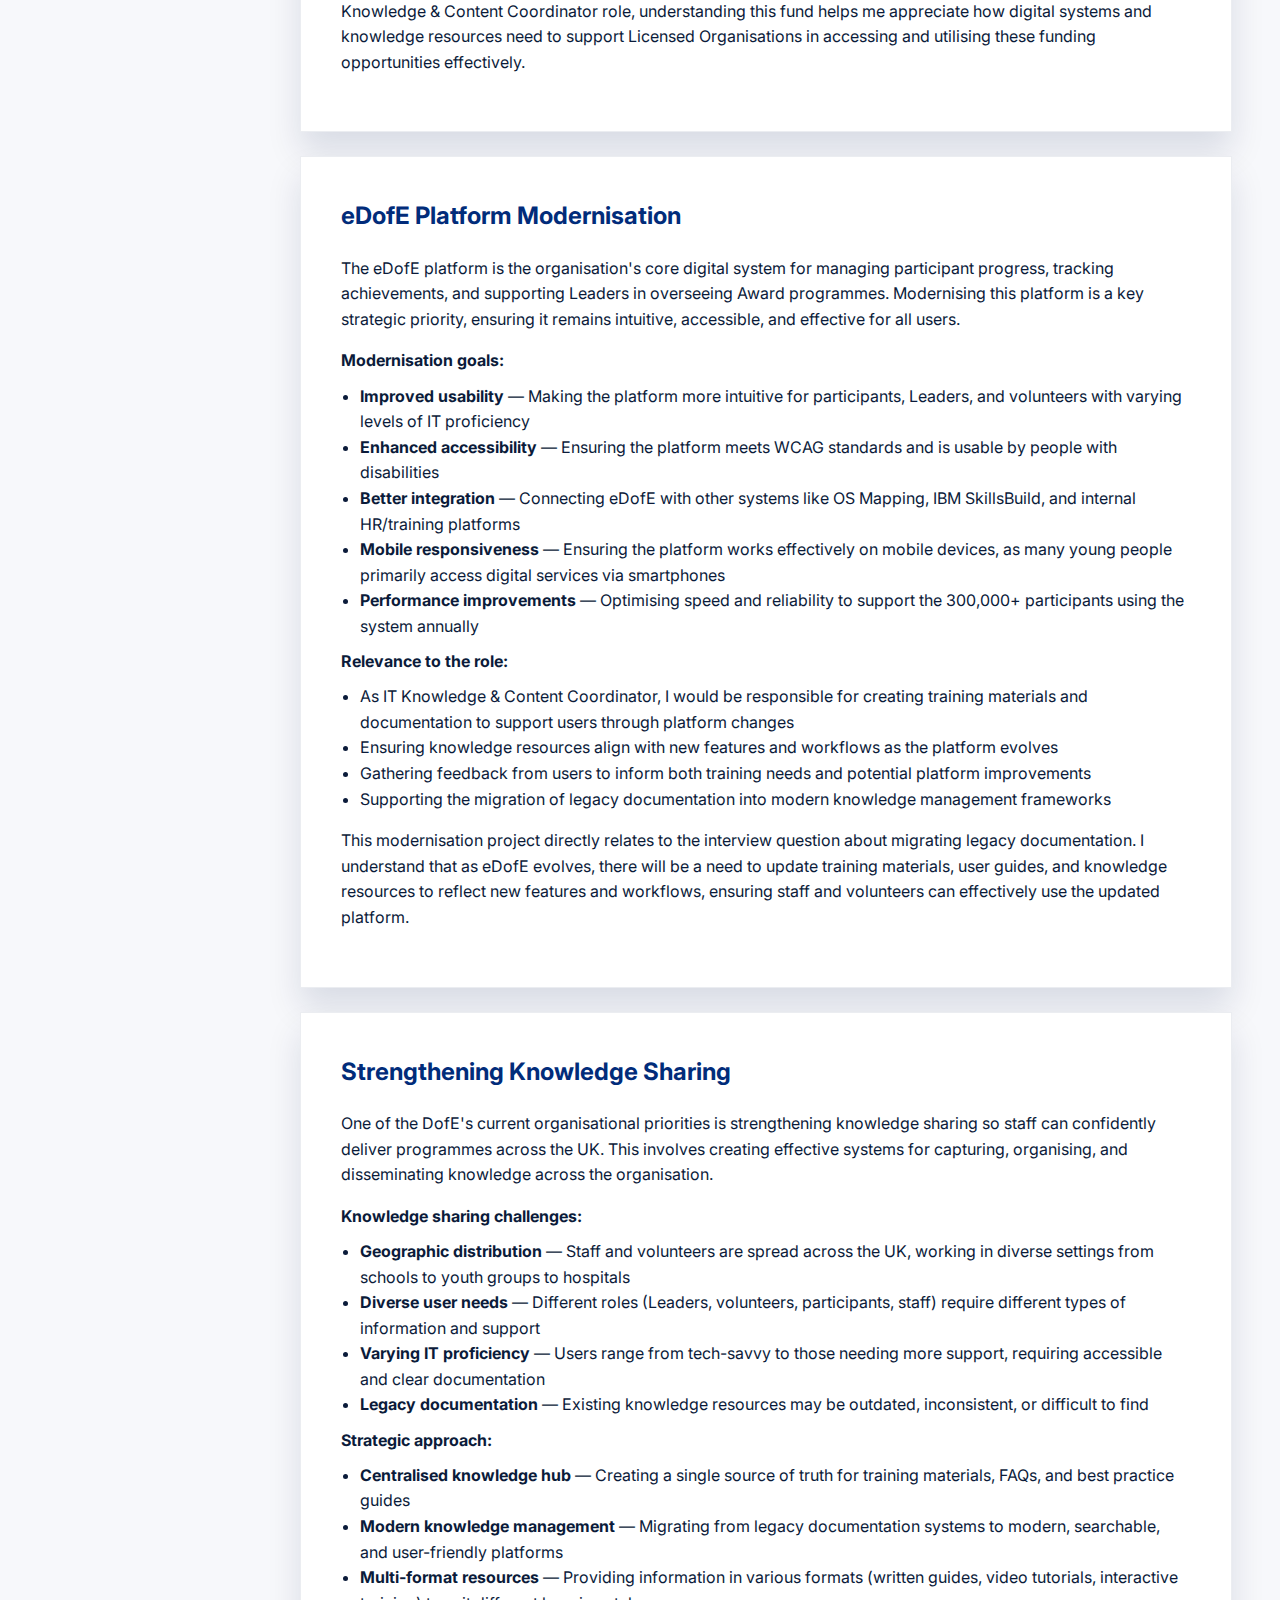
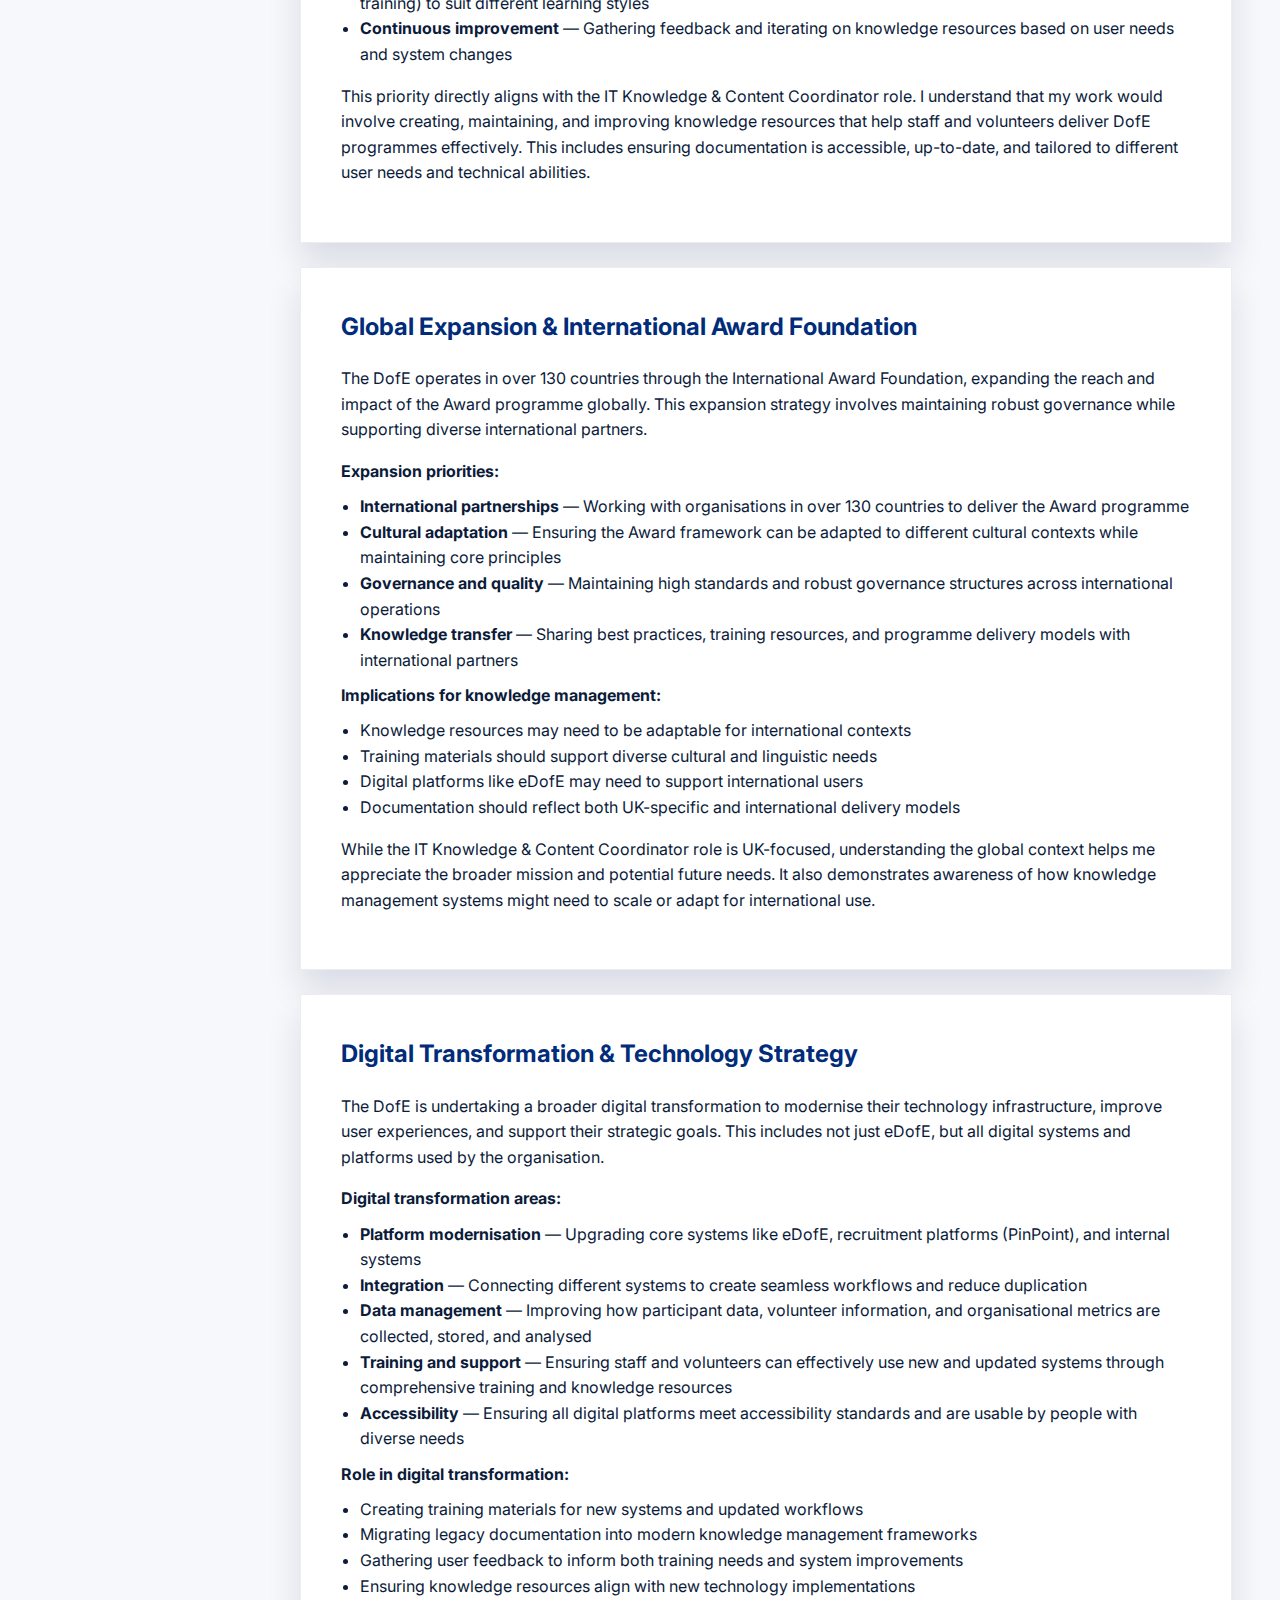
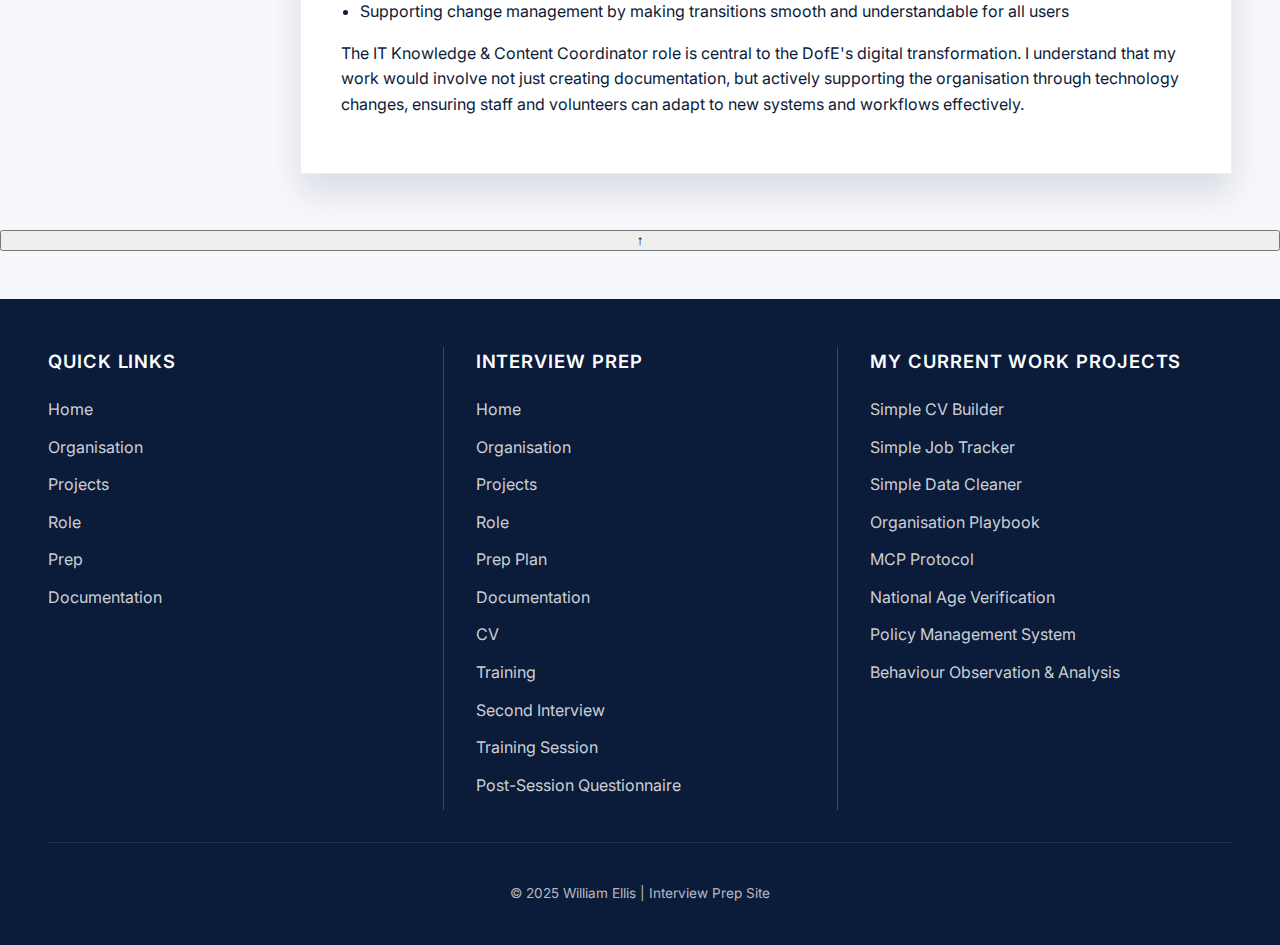
<file: projects.html>
<!DOCTYPE html>
<html lang="en">

<head>
    <meta charset="UTF-8" />
    <meta name="viewport" content="width=device-width, initial-scale=1.0" />
    <meta name="robots" content="noindex, nofollow" />
    <title>Current Projects & Strategies</title>
    <link rel="stylesheet" href="styles.css" />
</head>

<body>
    <header class="site-header">
        <nav class="navbar">
            <a class="logo" href="index.html">DofE Prep</a>
            <button class="menu-toggle" aria-label="Toggle navigation menu" aria-expanded="false">
                <span></span>
                <span></span>
                <span></span>
            </button>
            <div class="nav-overlay"></div>
            <div class="nav-links">
                <a href="index.html" class="nav-link">Home</a>
                <div class="nav-group">
                    <button class="nav-group-toggle active" aria-expanded="true">About DofE</button>
                    <div class="nav-group-menu">
                        <a href="organisation.html" class="nav-group-link">Organisation</a>
                        <a href="projects.html" class="nav-group-link active">Projects</a>
                        <a href="role.html" class="nav-group-link">Role</a>
                    </div>
                </div>
                <div class="nav-group">
                    <button class="nav-group-toggle" aria-expanded="false">Preparation</button>
                    <div class="nav-group-menu">
                        <a href="prep.html" class="nav-group-link">Prep</a>
                        <a href="documentation.html" class="nav-group-link">Documentation</a>
                        <a href="cv.html" class="nav-group-link">CV</a>
                        <a href="training.html" class="nav-group-link">Training</a>

                    </div>
                </div>
                <div class="nav-group">
                    <button class="nav-group-toggle" aria-expanded="false">Interview Phase</button>
                    <div class="nav-group-menu">
                        <a href="second-interview.html" class="nav-group-link">Second Interview</a>
                        <a href="xapi-course-integration.html" class="nav-group-link">xAPI Course</a>
                        <a href="post-session-questionnaire.html" class="nav-group-link">Post-Session Questionnaire</a>
                    </div>
                </div>
            </div>
        </nav>
        <div class="hero">
            <p class="eyebrow">Strategic Initiatives</p>
            <h1>Current Projects & Strategies</h1>
            <p class="lead">
                Understanding the DofE's current strategic priorities, ongoing projects, and future direction.
            </p>
        </div>
    </header>

    <div class="content-wrapper">
        <aside class="sidebar-nav">
            <nav class="side-nav">
                <strong class="side-nav-title">Contents</strong>
                <a href="#youth-without-limits" class="side-nav-link">Youth Without Limits</a>
                <a href="#access-without-limits" class="side-nav-link">Access Without Limits</a>
                <a href="#edofe-modernisation" class="side-nav-link">eDofE Modernisation</a>
                <a href="#knowledge-sharing" class="side-nav-link">Knowledge Sharing</a>
                <a href="#global-expansion" class="side-nav-link">Global Expansion</a>
                <a href="#digital-transformation" class="side-nav-link">Digital Transformation</a>
            </nav>
        </aside>

        <main class="main-with-sidebar">
            <section class="panel" id="youth-without-limits">
                <h2>Youth Without Limits</h2>
                <p>
                    "Youth Without Limits" is the DofE's core vision and strategic framework that guides all their
                    programmes and initiatives. This vision reflects their commitment to ensuring that the Award is
                    accessible to all young people aged 14-24, regardless of their background, ability, or
                    circumstances.
                </p>
                <div class="list">
                    <strong>Key principles of Youth Without Limits:</strong>
                    <ul>
                        <li><strong>Inclusive access</strong> — Removing barriers that prevent young people from
                            participating, whether financial, physical, social, or geographical</li>
                        <li><strong>Personalised journeys</strong> — Allowing each young person to build their own DofE
                            programme by choosing activities that align with their interests, abilities, and goals</li>
                        <li><strong>Diverse delivery</strong> — Supporting the Award across a wide range of settings
                            including schools, youth clubs, hospitals, fostering agencies, prisons, sports clubs, and
                            more</li>
                        <li><strong>Empowerment</strong> — Enabling young people to discover talents they never knew
                            they had, build resilience, and develop self-belief</li>
                    </ul>
                </div>
                <p>
                    This vision directly informs the organisation's strategic priorities, including digital platform
                    modernisation, knowledge sharing initiatives, and accessibility programmes. Understanding this
                    vision helps me articulate how my work in IT knowledge management and training can support the
                    DofE's mission of making the Award accessible to all young people.
                </p>
            </section>

            <section class="panel" id="access-without-limits">
                <h2>Access Without Limits Fund</h2>
                <p>
                    The "Access Without Limits" fund is a specific financial support initiative designed to remove
                    barriers to participation in the DofE Award. This fund provides grants to Licensed Organisations to
                    help young people access the Award at no cost, particularly those who might otherwise be unable to
                    participate.
                </p>
                <div class="list">
                    <strong>What the fund covers:</strong>
                    <ul>
                        <li><strong>Participation places</strong> — Funding for the Welcome Pack fees (£30.50 for
                            Bronze/Silver, £37.50 for Gold) so young people can register without financial burden</li>
                        <li><strong>Sectional equipment</strong> — Support for equipment needed for activities across
                            the Volunteering, Physical, Skills, and Expedition sections</li>
                        <li><strong>Targeted support</strong> — Particularly focused on young people with additional
                            needs or those in alternative provision settings</li>
                    </ul>
                </div>
                <div class="list">
                    <strong>Strategic importance:</strong>
                    <ul>
                        <li>Directly supports the "Youth Without Limits" vision by removing financial barriers</li>
                        <li>Enables Licensed Organisations to offer the Award to a wider range of young people</li>
                        <li>Demonstrates the DofE's commitment to inclusive access and social equity</li>
                        <li>Helps expand the reach of the Award to underserved communities and settings</li>
                    </ul>
                </div>
                <p>
                    This initiative shows the DofE's proactive approach to accessibility and inclusion. In the context
                    of the IT Knowledge & Content Coordinator role, understanding this fund helps me appreciate how
                    digital systems and knowledge resources need to support Licensed Organisations in accessing and
                    utilising these funding opportunities effectively.
                </p>
            </section>

            <section class="panel" id="edofe-modernisation">
                <h2>eDofE Platform Modernisation</h2>
                <p>
                    The eDofE platform is the organisation's core digital system for managing participant progress,
                    tracking achievements, and supporting Leaders in overseeing Award programmes. Modernising this
                    platform is a key strategic priority, ensuring it remains intuitive, accessible, and effective for
                    all users.
                </p>
                <div class="list">
                    <strong>Modernisation goals:</strong>
                    <ul>
                        <li><strong>Improved usability</strong> — Making the platform more intuitive for participants,
                            Leaders, and volunteers with varying levels of IT proficiency</li>
                        <li><strong>Enhanced accessibility</strong> — Ensuring the platform meets WCAG standards and is
                            usable by people with disabilities</li>
                        <li><strong>Better integration</strong> — Connecting eDofE with other systems like OS Mapping,
                            IBM SkillsBuild, and internal HR/training platforms</li>
                        <li><strong>Mobile responsiveness</strong> — Ensuring the platform works effectively on mobile
                            devices, as many young people primarily access digital services via smartphones</li>
                        <li><strong>Performance improvements</strong> — Optimising speed and reliability to support the
                            300,000+ participants using the system annually</li>
                    </ul>
                </div>
                <div class="list">
                    <strong>Relevance to the role:</strong>
                    <ul>
                        <li>As IT Knowledge & Content Coordinator, I would be responsible for creating training
                            materials and documentation to support users through platform changes</li>
                        <li>Ensuring knowledge resources align with new features and workflows as the platform evolves
                        </li>
                        <li>Gathering feedback from users to inform both training needs and potential platform
                            improvements</li>
                        <li>Supporting the migration of legacy documentation into modern knowledge management frameworks
                        </li>
                    </ul>
                </div>
                <p>
                    This modernisation project directly relates to the interview question about migrating legacy
                    documentation. I understand that as eDofE evolves, there will be a need to update training
                    materials, user guides, and knowledge resources to reflect new features and workflows, ensuring
                    staff and volunteers can effectively use the updated platform.
                </p>
            </section>

            <section class="panel" id="knowledge-sharing">
                <h2>Strengthening Knowledge Sharing</h2>
                <p>
                    One of the DofE's current organisational priorities is strengthening knowledge sharing so staff can
                    confidently deliver programmes across the UK. This involves creating effective systems for
                    capturing, organising, and disseminating knowledge across the organisation.
                </p>
                <div class="list">
                    <strong>Knowledge sharing challenges:</strong>
                    <ul>
                        <li><strong>Geographic distribution</strong> — Staff and volunteers are spread across the UK,
                            working in diverse settings from schools to youth groups to hospitals</li>
                        <li><strong>Diverse user needs</strong> — Different roles (Leaders, volunteers, participants,
                            staff) require different types of information and support</li>
                        <li><strong>Varying IT proficiency</strong> — Users range from tech-savvy to those needing more
                            support, requiring accessible and clear documentation</li>
                        <li><strong>Legacy documentation</strong> — Existing knowledge resources may be outdated,
                            inconsistent, or difficult to find</li>
                    </ul>
                </div>
                <div class="list">
                    <strong>Strategic approach:</strong>
                    <ul>
                        <li><strong>Centralised knowledge hub</strong> — Creating a single source of truth for training
                            materials, FAQs, and best practice guides</li>
                        <li><strong>Modern knowledge management</strong> — Migrating from legacy documentation systems
                            to modern, searchable, and user-friendly platforms</li>
                        <li><strong>Multi-format resources</strong> — Providing information in various formats (written
                            guides, video tutorials, interactive training) to suit different learning styles</li>
                        <li><strong>Continuous improvement</strong> — Gathering feedback and iterating on knowledge
                            resources based on user needs and system changes</li>
                    </ul>
                </div>
                <p>
                    This priority directly aligns with the IT Knowledge & Content Coordinator role. I understand that my
                    work would involve creating, maintaining, and improving knowledge resources that help staff and
                    volunteers deliver DofE programmes effectively. This includes ensuring documentation is accessible,
                    up-to-date, and tailored to different user needs and technical abilities.
                </p>
            </section>

            <section class="panel" id="global-expansion">
                <h2>Global Expansion & International Award Foundation</h2>
                <p>
                    The DofE operates in over 130 countries through the International Award Foundation, expanding the
                    reach and impact of the Award programme globally. This expansion strategy involves maintaining
                    robust governance while supporting diverse international partners.
                </p>
                <div class="list">
                    <strong>Expansion priorities:</strong>
                    <ul>
                        <li><strong>International partnerships</strong> — Working with organisations in over 130
                            countries to deliver the Award programme</li>
                        <li><strong>Cultural adaptation</strong> — Ensuring the Award framework can be adapted to
                            different cultural contexts while maintaining core principles</li>
                        <li><strong>Governance and quality</strong> — Maintaining high standards and robust governance
                            structures across international operations</li>
                        <li><strong>Knowledge transfer</strong> — Sharing best practices, training resources, and
                            programme delivery models with international partners</li>
                    </ul>
                </div>
                <div class="list">
                    <strong>Implications for knowledge management:</strong>
                    <ul>
                        <li>Knowledge resources may need to be adaptable for international contexts</li>
                        <li>Training materials should support diverse cultural and linguistic needs</li>
                        <li>Digital platforms like eDofE may need to support international users</li>
                        <li>Documentation should reflect both UK-specific and international delivery models</li>
                    </ul>
                </div>
                <p>
                    While the IT Knowledge & Content Coordinator role is UK-focused, understanding the global context
                    helps me appreciate the broader mission and potential future needs. It also demonstrates awareness
                    of how knowledge management systems might need to scale or adapt for international use.
                </p>
            </section>

            <section class="panel" id="digital-transformation">
                <h2>Digital Transformation & Technology Strategy</h2>
                <p>
                    The DofE is undertaking a broader digital transformation to modernise their technology
                    infrastructure, improve user experiences, and support their strategic goals. This includes not just
                    eDofE, but all digital systems and platforms used by the organisation.
                </p>
                <div class="list">
                    <strong>Digital transformation areas:</strong>
                    <ul>
                        <li><strong>Platform modernisation</strong> — Upgrading core systems like eDofE, recruitment
                            platforms (PinPoint), and internal systems</li>
                        <li><strong>Integration</strong> — Connecting different systems to create seamless workflows and
                            reduce duplication</li>
                        <li><strong>Data management</strong> — Improving how participant data, volunteer information,
                            and organisational metrics are collected, stored, and analysed</li>
                        <li><strong>Training and support</strong> — Ensuring staff and volunteers can effectively use
                            new and updated systems through comprehensive training and knowledge resources</li>
                        <li><strong>Accessibility</strong> — Ensuring all digital platforms meet accessibility standards
                            and are usable by people with diverse needs</li>
                    </ul>
                </div>
                <div class="list">
                    <strong>Role in digital transformation:</strong>
                    <ul>
                        <li>Creating training materials for new systems and updated workflows</li>
                        <li>Migrating legacy documentation into modern knowledge management frameworks</li>
                        <li>Gathering user feedback to inform both training needs and system improvements</li>
                        <li>Ensuring knowledge resources align with new technology implementations</li>
                        <li>Supporting change management by making transitions smooth and understandable for all users
                        </li>
                    </ul>
                </div>
                <p>
                    The IT Knowledge & Content Coordinator role is central to the DofE's digital transformation. I
                    understand that my work would involve not just creating documentation, but actively supporting the
                    organisation through technology changes, ensuring staff and volunteers can adapt to new systems and
                    workflows effectively.
                </p>
            </section>
        </main>
    </div>

    <button id="back-to-top" class="back-to-top" onclick="window.scrollTo({top: 0, behavior: 'smooth'})"
        aria-label="Back to top">
        ↑
    </button>

    <footer class="site-footer">
        <div class="footer-content">
            <div class="footer-column">
                <h3>Quick Links</h3>
                <ul>
                    <li><a href="index.html">Home</a></li>
                    <li><a href="organisation.html">Organisation</a></li>
                    <li><a href="projects.html">Projects</a></li>
                    <li><a href="role.html">Role</a></li>
                    <li><a href="prep.html">Prep</a></li>
                    <li><a href="documentation.html">Documentation</a></li>
                </ul>
            </div>
            <div class="footer-column">
                <h3>Interview Prep</h3>
                <ul>
                    <li><a href="index.html">Home</a></li>
                    <li><a href="organisation.html">Organisation</a></li>
                    <li><a href="projects.html">Projects</a></li>
                    <li><a href="role.html">Role</a></li>
                    <li><a href="prep.html">Prep Plan</a></li>
                    <li><a href="documentation.html">Documentation</a></li>
                    <li><a href="cv.html">CV</a></li>
                    <li><a href="training.html">Training</a></li>
                    <li><a href="second-interview.html">Second Interview</a></li>
                    <li><a href="training-session.html">Training Session</a></li>
                    <li><a href="post-session-questionnaire.html">Post-Session Questionnaire</a></li>
                </ul>
            </div>
            <div class="footer-column">
                <h3>My Current Work Projects</h3>
                <ul>
                    <li><a href="https://simple-cv-builder.com/" target="_blank">Simple CV Builder</a></li>
                    <li><a href="https://simple-job-tracker.com/landing.php" target="_blank">Simple Job Tracker</a></li>
                    <li><a href="https://simple-data-cleaner.com/" target="_blank">Simple Data Cleaner</a></li>
                    <li><a href="https://wellis321.github.io/org-playbook/" target="_blank">Organisation
                            Playbook</a></li>
                    <li><a href="https://wellis321.github.io/mcp-protocol-website/" target="_blank">MCP Protocol</a>
                    </li>
                    <li><a href="https://wellis321.github.io/national-age/" target="_blank">National Age
                            Verification</a></li>
                    <li><a href="https://policy-app-khaki.vercel.app/" target="_blank">Policy Management System</a></li>
                    <li><a href="https://lavenderblush-hummingbird-585670.hostingersite.com/" target="_blank">Behaviour
                            Observation & Analysis</a></li>
                </ul>
            </div>
        </div>
        <div class="footer-bottom">
            <p>© 2025 William Ellis | Interview Prep Site</p>
        </div>
    </footer>

    <script>
        // Show/hide back to top button based on scroll position
        window.addEventListener('scroll', function () {
            const backToTopButton = document.getElementById('back-to-top');
            if (window.pageYOffset > 300) {
                backToTopButton.classList.add('visible');
            } else {
                backToTopButton.classList.remove('visible');
            }
        });

        // Mobile menu toggle
        const menuToggle = document.querySelector('.menu-toggle');
        const navLinks = document.querySelector('.nav-links');
        const navOverlay = document.querySelector('.nav-overlay');

        if (menuToggle) {
            menuToggle.addEventListener('click', function() {
                const isActive = navLinks.classList.toggle('active');
                menuToggle.classList.toggle('active');
                menuToggle.setAttribute('aria-expanded', isActive);
                if (navOverlay) {
                    navOverlay.classList.toggle('active');
                }
            });
        }

        // Close menu when clicking overlay
        if (navOverlay) {
            navOverlay.addEventListener('click', function() {
                navLinks.classList.remove('active');
                menuToggle.classList.remove('active');
                menuToggle.setAttribute('aria-expanded', 'false');
                navOverlay.classList.remove('active');
            });
        }

        // Nav group toggle
        const navGroups = document.querySelectorAll('.nav-group');
        navGroups.forEach(group => {
            const toggle = group.querySelector('.nav-group-toggle');
            if (toggle) {
                toggle.addEventListener('click', function(e) {
                    e.preventDefault();
                    const isActive = group.classList.toggle('active');
                    toggle.setAttribute('aria-expanded', isActive);
                    // Close other groups
                    navGroups.forEach(otherGroup => {
                        if (otherGroup !== group) {
                            otherGroup.classList.remove('active');
                            const otherToggle = otherGroup.querySelector('.nav-group-toggle');
                            if (otherToggle) {
                                otherToggle.setAttribute('aria-expanded', 'false');
                            }
                        }
                    });
                });
            }
        });

        // Close menu when clicking a nav link
        const navLinkElements = document.querySelectorAll('.nav-link, .nav-group-link');
        navLinkElements.forEach(link => {
            link.addEventListener('click', function() {
                // Close mobile menu
                if (window.innerWidth <= 768) {
                    navLinks.classList.remove('active');
                    menuToggle.classList.remove('active');
                    menuToggle.setAttribute('aria-expanded', 'false');
                    if (navOverlay) {
                        navOverlay.classList.remove('active');
                    }
                }
                // Close nav group menus when clicking a link
                navGroups.forEach(group => {
                    group.classList.remove('active');
                    const toggle = group.querySelector('.nav-group-toggle');
                    if (toggle) {
                        toggle.setAttribute('aria-expanded', 'false');
                        toggle.classList.remove('active');
                    }
                });
            });
        });

        // Close nav group menus when clicking outside
        document.addEventListener('click', function(e) {
            const isClickInsideNav = e.target.closest('.nav-group');
            const isClickOnToggle = e.target.closest('.nav-group-toggle');

            if (!isClickInsideNav && !isClickOnToggle) {
                navGroups.forEach(group => {
                    group.classList.remove('active');
                    const toggle = group.querySelector('.nav-group-toggle');
                    if (toggle) {
                        toggle.setAttribute('aria-expanded', 'false');
                        toggle.classList.remove('active');
                    }
                });
            }
        });

        // Set active state for nav group links
        const currentPath = window.location.pathname.split('/').pop() || 'index.html';
        navGroups.forEach(group => {
            const links = group.querySelectorAll('.nav-group-link');
            links.forEach(link => {
                const linkPath = link.getAttribute('href');
                if (linkPath === currentPath || (currentPath === '' && linkPath === 'index.html')) {
                    link.classList.add('active');
                    group.classList.add('active');
                    const toggle = group.querySelector('.nav-group-toggle');
                    if (toggle) {
                        toggle.classList.add('active');
                    }
                }
            });
        });
    </script>
</body>

</html>
</file>
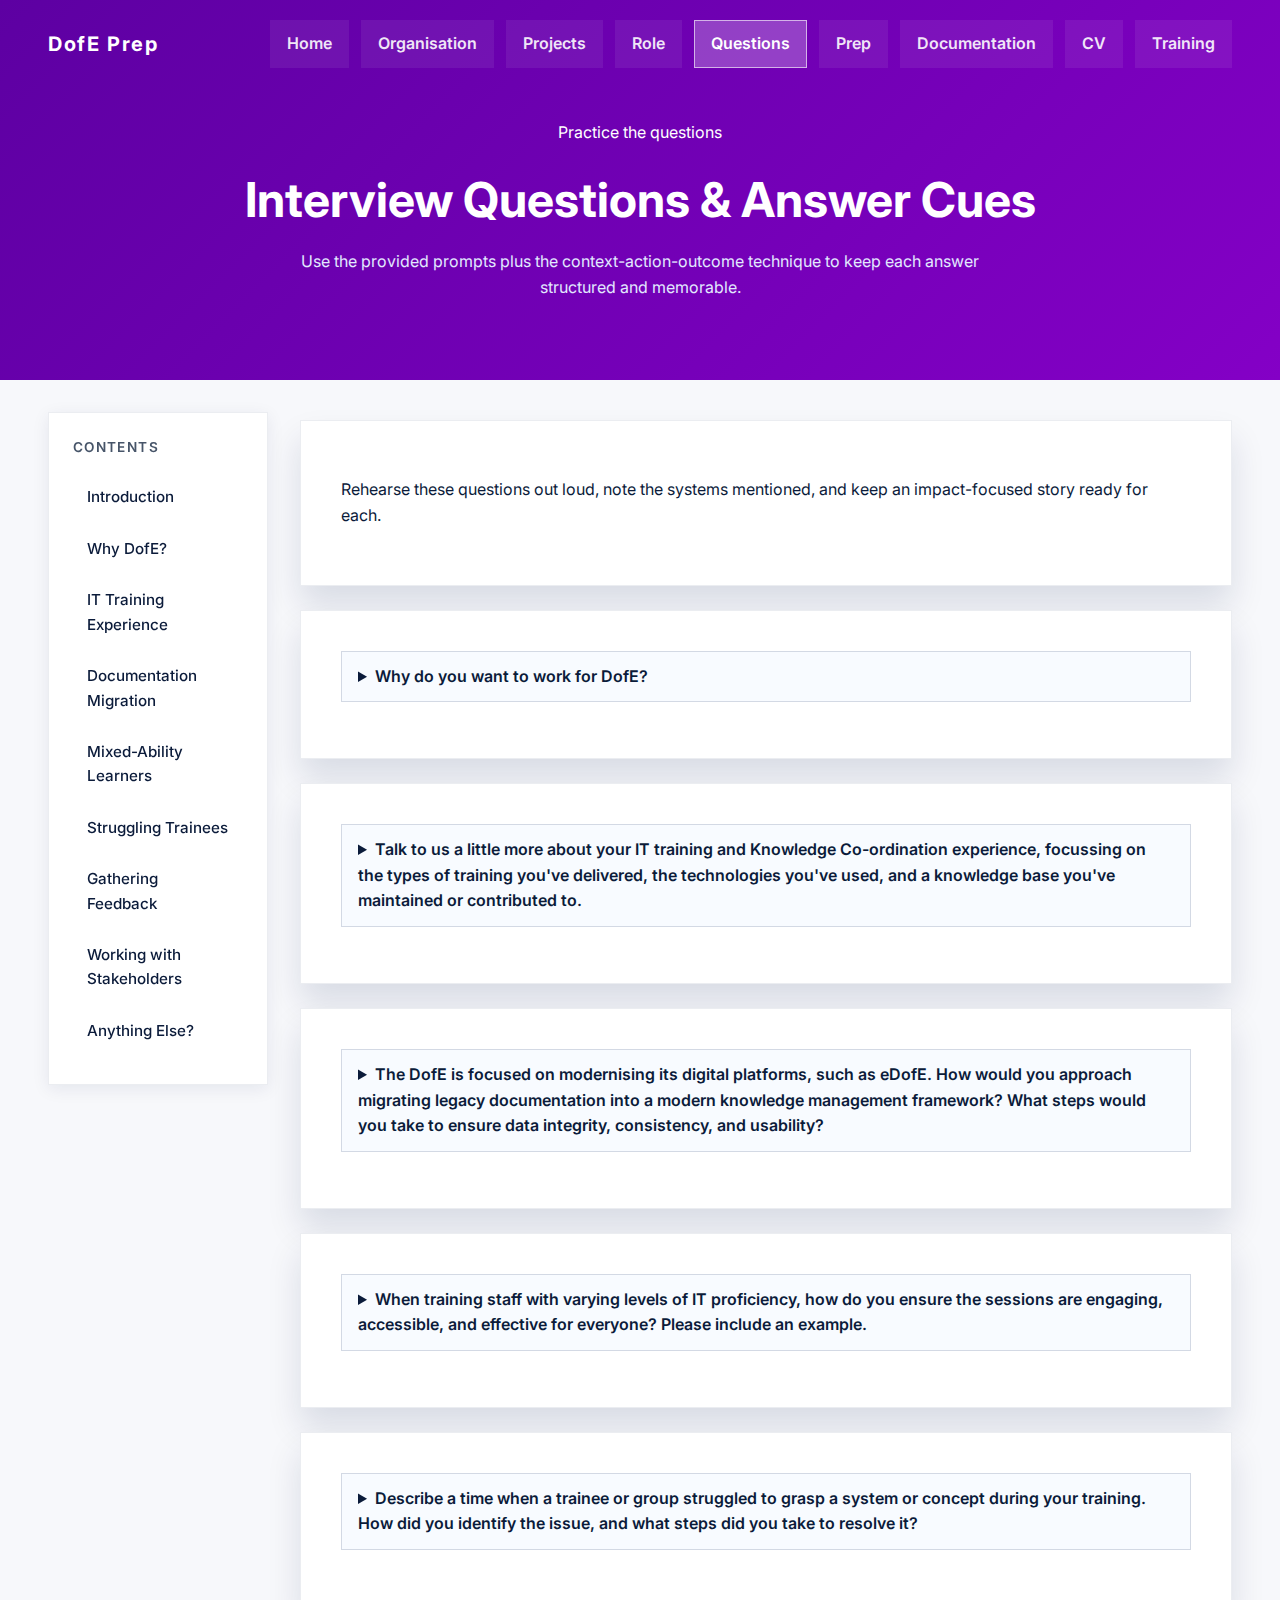
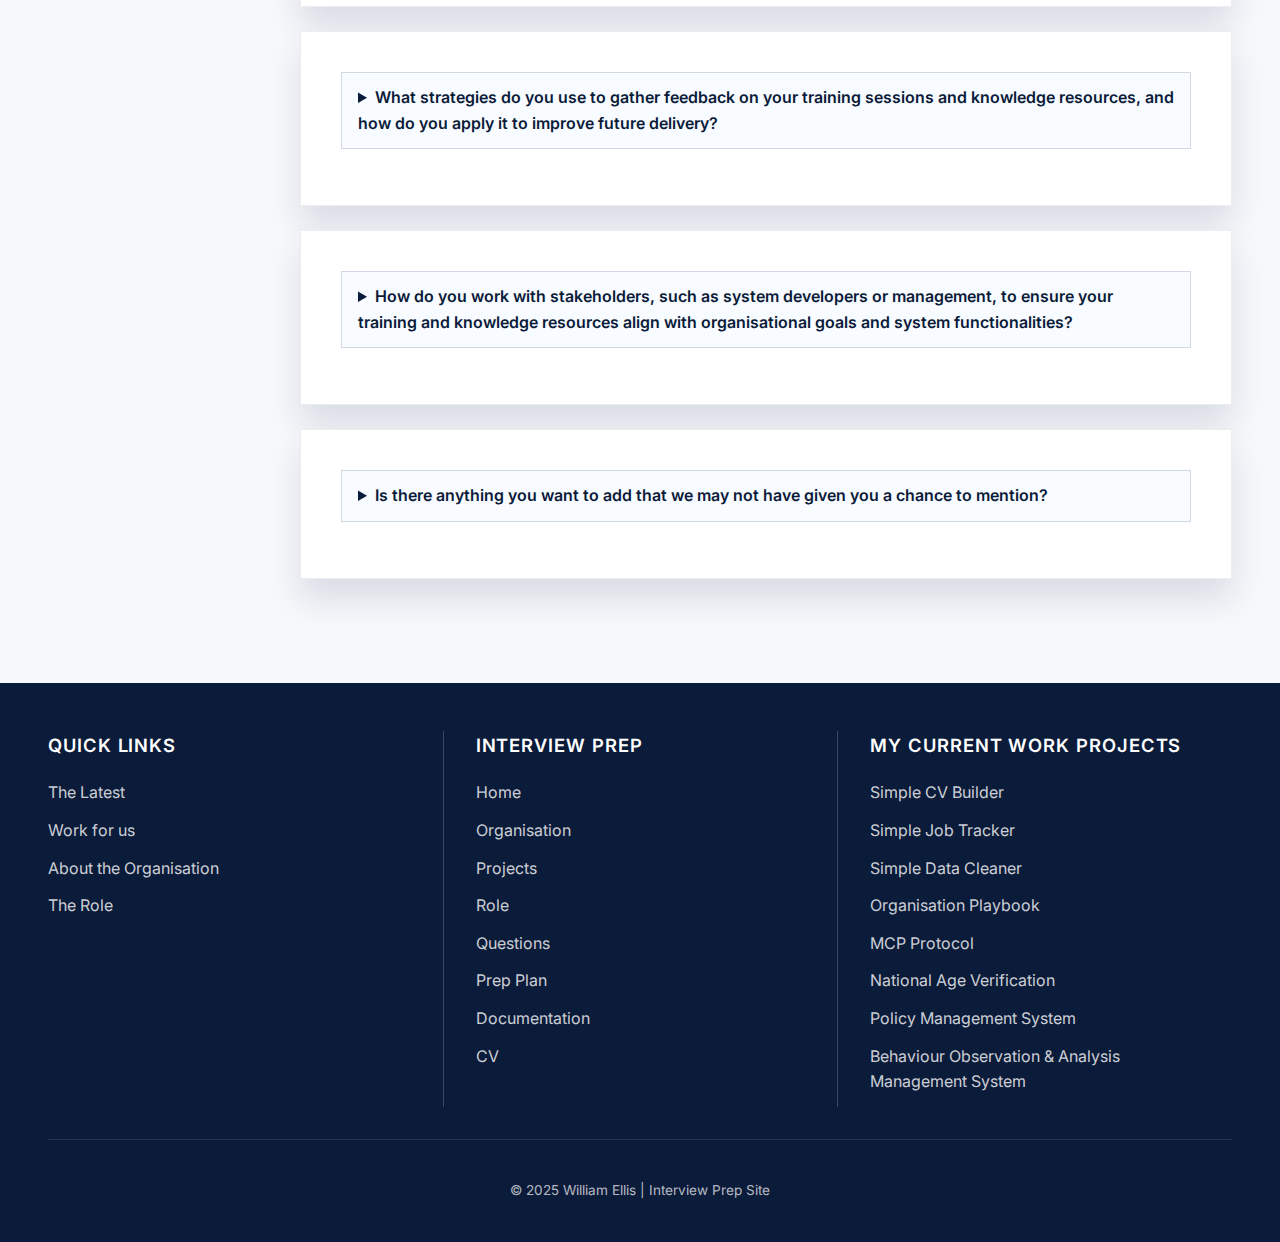
<file: questions.html>
<!DOCTYPE html>
<html lang="en">

<head>
    <meta charset="UTF-8" />
    <meta name="viewport" content="width=device-width, initial-scale=1.0" />
    <title>Interview Questions</title>
    <link rel="stylesheet" href="styles.css" />
</head>

<body>
    <header class="site-header">
        <nav class="navbar">
            <a class="logo" href="index.html">DofE Prep</a>
            <div class="nav-links">
                <a href="index.html" class="nav-link">Home</a>
                <a href="organisation.html" class="nav-link">Organisation</a>
                <a href="projects.html" class="nav-link">Projects</a>
                <a href="role.html" class="nav-link">Role</a>
                <a href="questions.html" class="nav-link active" aria-current="page">Questions</a>
                <a href="prep.html" class="nav-link">Prep</a>
                <a href="documentation.html" class="nav-link">Documentation</a>
                <a href="cv.html" class="nav-link">CV</a>
                <a href="training.html" class="nav-link">Training</a>
            </div>
        </nav>
        <div class="hero">
            <p class="eyebrow">Practice the questions</p>
            <h1>Interview Questions &amp; Answer Cues</h1>
            <p class="lead">
                Use the provided prompts plus the context-action-outcome technique to keep each answer structured and
                memorable.
            </p>
        </div>
    </header>

    <div class="content-wrapper">
        <aside class="sidebar-nav">
            <nav class="side-nav">
                <strong class="side-nav-title">Contents</strong>
                <a href="#intro" class="side-nav-link">Introduction</a>
                <a href="#why-dofe" class="side-nav-link">Why DofE?</a>
                <a href="#experience" class="side-nav-link">IT Training Experience</a>
                <a href="#migration" class="side-nav-link">Documentation Migration</a>
                <a href="#mixed-ability" class="side-nav-link">Mixed-Ability Learners</a>
                <a href="#struggling" class="side-nav-link">Struggling Trainees</a>
                <a href="#feedback" class="side-nav-link">Gathering Feedback</a>
                <a href="#stakeholders" class="side-nav-link">Working with Stakeholders</a>
                <a href="#anything-else" class="side-nav-link">Anything Else?</a>
            </nav>
        </aside>

        <main class="main-with-sidebar">
            <section class="panel" id="intro">
                <p>Rehearse these questions out loud, note the systems mentioned, and keep an impact-focused story ready
                    for
                    each.</p>
            </section>
            <section class="panel" id="why-dofe">
                <div class="faq">
                    <details>
                        <summary>Why do you want to work for DofE?</summary>
                        <p>Connect the mission ("Youth Without Limits"), with my passion for accessible digital
                            learning,
                            and the opportunity to impact young people by empowering staff.</p>
                        <div class="cards-grid">
                            <article class="card">
                                <h4>Personal Connection to Youth Empowerment</h4>
                                <p><strong>Context:</strong> Throughout my 20-year career, I've seen how the right
                                    training and support can transform someone's confidence with technology. When I read
                                    about DofE's "Youth Without Limits" vision, it resonated deeply because I've
                                    witnessed this transformation firsthand.</p>
                                <p><strong>Action:</strong> In my work with educational institutions, I specifically
                                    designed training that helped teachers become confident with digital tools, knowing
                                    this would directly benefit their students.</p>
                                <p><strong>Outcome:</strong> Teachers who initially felt overwhelmed by technology
                                    became advocates for digital learning, creating more engaging experiences for young
                                    people aged 14-24 - exactly DofE's target demographic.</p>
                            </article>
                            <article class="card">
                                <h4>Proven Impact in Similar Organisations</h4>
                                <p><strong>Context:</strong> I've worked extensively with third-sector organisations and
                                    understand the unique challenges of supporting staff and volunteers who work
                                    directly with young people.</p>
                                <p><strong>Action:</strong> At Scotland's largest third-sector social care provider, I
                                    implemented e-learning systems while managing stakeholder relationships, KPIs, and
                                    creating accessible training materials.</p>
                                <p><strong>Outcome:</strong> This enabled hundreds of staff to confidently use new
                                    systems, directly improving their ability to support vulnerable young people - the
                                    same impact I want to achieve at DofE.</p>
                            </article>
                            <article class="card">
                                <h4>Alignment with Digital Transformation</h4>
                                <p><strong>Context:</strong> I understand DofE is modernising platforms like eDofE while
                                    maintaining accessibility for diverse users. I've already researched your current
                                    documentation and identified opportunities for improvement.</p>
                                <p><strong>Action:</strong> I've built documentation systems using WCAG standards and
                                    created training that works for people with varying technical abilities, exactly
                                    what DofE needs for its diverse volunteer network.</p>
                                <p><strong>Outcome:</strong> My approach ensures no one is excluded from participating,
                                    directly supporting DofE's mission to reach marginalised young people by removing
                                    digital barriers.</p>
                            </article>
                        </div>
                    </details>
                </div>
            </section>
            <section class="panel" id="experience">
                <div class="faq">
                    <details>
                        <summary>Talk to us a little more about your IT training and Knowledge Co-ordination experience,
                            focussing on the types of training you've delivered, the technologies you've used, and a
                            knowledge base you've maintained or contributed to.</summary>
                        <div class="cards-grid">
                            <article class="card">
                                <h4>E-Learning System Implementation</h4>
                                <p><strong>Context:</strong> At Scotland's largest third-sector social care provider, I
                                    led the complete implementation of their e-learning system, managing everything from
                                    software administration to course creation.</p>
                                <p><strong>Action:</strong> I administered the learning management system, maintained
                                    training databases, managed stakeholder relationships across departments, tracked
                                    KPIs and targets, while also creating courses, delivering training sessions, and
                                    developing assessments.</p>
                                <p><strong>Outcome:</strong> Successfully rolled out comprehensive e-learning across the
                                    organisation, enabling hundreds of staff to access consistent, high-quality training
                                    that improved service delivery to vulnerable populations.</p>
                            </article>
                            <article class="card">
                                <h4>National Programme Development</h4>
                                <p><strong>Context:</strong> I contributed to developing national training curricula,
                                    including the Ten Essential Shared Capabilities for Scotland's nursing curriculum
                                    and the Realising Recovery Programme delivered across Scotland.</p>
                                <p><strong>Action:</strong> Worked with healthcare professionals, educators, and policy
                                    makers to establish core competencies and translate curriculum into deliverable
                                    training programmes, focusing on evidence-based practice and cultural change in
                                    mental health services.</p>
                                <p><strong>Outcome:</strong> These programmes shaped professional standards across
                                    entire sectors, with the Realising Recovery Programme transforming how healthcare
                                    professionals approach recovery-oriented practice throughout Scotland.</p>
                            </article>
                            <article class="card">
                                <h4>Innovative "Everybody First" Design System</h4>
                                <p><strong>Context:</strong> I developed my own design system called "Everybody First"
                                    that flips traditional web design on its head - instead of adding accessibility as
                                    an afterthought, I start with the most accessible version and let neurotypical users
                                    "turn on" additional styling if they want it.</p>
                                <p><strong>Action:</strong> This approach ensures everyone gets information in a
                                    useable, accessible, and well-designed way from the first interaction. I've
                                    implemented this in my policy management system and organisation playbook, using the
                                    most up-to-date web standards available.</p>
                                <p><strong>Outcome:</strong> This revolutionary approach means no one is excluded from
                                    accessing critical information. It supports truly inclusive workplace practices
                                    where accessibility isn't a special accommodation - it's the foundation that
                                    benefits everyone.</p>
                            </article>
                            <article class="card">
                                <h4>Cross-Sector Training Delivery</h4>
                                <p><strong>Context:</strong> Over 20 years, I've delivered training to tens of thousands
                                    of people across education, healthcare, government, and third-sector organisations,
                                    adapting my approach to meet diverse needs.</p>
                                <p><strong>Action:</strong> I've trained staff on Microsoft 365, bespoke systems, CMS
                                    platforms, and e-learning solutions, using blended approaches that combine
                                    face-to-face, virtual, and self-directed formats to accommodate different learning
                                    styles and IT proficiency levels.</p>
                                <p><strong>Outcome:</strong> This experience has taught me how to quickly assess
                                    audience needs, adapt content delivery, and ensure knowledge transfer is effective
                                    regardless of the learner's starting point - exactly what DofE needs for its diverse
                                    volunteer network.</p>
                            </article>
                        </div>
                    </details>
                </div>
            </section>
            <section class="panel" id="migration">
                <div class="faq">
                    <details>
                        <summary>The DofE is focused on modernising its digital platforms, such as eDofE. How would you
                            approach migrating legacy documentation into a modern knowledge management framework? What
                            steps would you take to ensure data integrity, consistency, and usability?</summary>
                        <p><strong>Modern migration approach:</strong></p>
                        <div class="cards-grid">
                            <div class="card">
                                <h4>Content audit and inventory</h4>
                                <p>Start by cataloguing all existing documentation, identifying what's current,
                                    outdated, duplicated, or missing. Use analytics and user feedback to prioritise
                                    high-value content.</p>
                            </div>
                            <div class="card">
                                <h4>User journey mapping</h4>
                                <p>Map documentation to actual user workflows and tasks. Identify pain points where
                                    users struggle to find information or complete tasks.</p>
                            </div>
                            <div class="card">
                                <h4>Modern platform selection</h4>
                                <p>Choose platforms that support collaboration, version control, searchability, and
                                    accessibility. Consider cloud-based knowledge bases (SharePoint, Confluence,
                                    GitBook) that integrate with existing tools like Microsoft 365.</p>
                            </div>
                            <div class="card">
                                <h4>Structured content approach</h4>
                                <p>Move from unstructured documents to structured, modular content. Use templates,
                                    taxonomies, and metadata to make content reusable and easier to maintain.</p>
                            </div>
                            <div class="card">
                                <h4>Incremental migration</h4>
                                <p>Use a phased approach: start with high-traffic, high-value content. Migrate in waves
                                    rather than all at once to minimise disruption.</p>
                            </div>
                            <div class="card">
                                <h4>Content transformation using "Everybody First"</h4>
                                <p>Apply my "Everybody First" design system during migration: start with the most
                                    accessible version as the foundation, using clear structure, plain language, and
                                    full compatibility. Users who want enhanced styling can opt-in, but everyone gets a
                                    fully functional, beautiful experience from the first interaction - ensuring DofE's
                                    diverse volunteer network can access information regardless of their technical
                                    abilities.</p>
                            </div>
                            <div class="card">
                                <h4>Metadata and tagging</h4>
                                <p>Add consistent metadata, tags, and categories to improve searchability and content
                                    discovery. Use controlled vocabularies for consistency.</p>
                            </div>
                            <div class="card">
                                <h4>Co-create templates and standards</h4>
                                <p>Work with stakeholders to develop templates, style guides, and governance frameworks.
                                    Ensure buy-in from content creators and maintainers.</p>
                            </div>
                            <div class="card">
                                <h4>Automation and tooling</h4>
                                <p>Use scripts or tools to automate bulk conversions, link checking, and format
                                    standardisation where possible. Leverage AI tools for content analysis and
                                    suggestions.</p>
                            </div>
                            <div class="card">
                                <h4>Search and discovery</h4>
                                <p>Implement robust search functionality with filters, faceted search, and related
                                    content suggestions. Ensure content is discoverable through multiple entry points.
                                </p>
                            </div>
                            <div class="card">
                                <h4>Governance and maintenance</h4>
                                <p>Establish clear ownership, review cycles, and update processes. Set up workflows for
                                    content creation, approval, and archiving.</p>
                            </div>
                            <div class="card">
                                <h4>User testing and feedback loops</h4>
                                <p>Test the new framework with real users, gather feedback, and iterate. Monitor usage
                                    analytics to identify gaps or areas needing improvement.</p>
                            </div>
                            <div class="card">
                                <h4>Training and change management</h4>
                                <p>Provide training on the new platform and documentation standards. Support staff
                                    through the transition with clear communication and resources.</p>
                            </div>
                        </div>
                        <p><strong>Ensuring data integrity, consistency, and usability:</strong></p>
                        <div class="cards-grid">
                            <div class="card">
                                <h4>Data integrity</h4>
                                <p>Implement validation checks during migration, verify all links and references,
                                    maintain version control, and create backup/rollback procedures. Use automated tools
                                    to detect broken links, missing files, and corrupted data.</p>
                            </div>
                            <div class="card">
                                <h4>Consistency</h4>
                                <p>Establish style guides and templates before migration. Use controlled vocabularies
                                    and metadata standards. Implement automated checks for formatting, terminology, and
                                    structure consistency across all migrated content.</p>
                            </div>
                            <div class="card">
                                <h4>Usability</h4>
                                <p>Conduct user testing throughout the migration process. Ensure content is accessible
                                    (WCAG compliant), searchable, and logically organised. Provide clear navigation,
                                    search functionality, and user-friendly interfaces that match how staff actually
                                    work.</p>
                            </div>
                        </div>
                        <p><strong>Key principles:</strong> Focus on user needs, maintain content quality during
                            migration, ensure accessibility from day one, and establish sustainable processes for
                            ongoing maintenance. The goal is not just moving content, but transforming it into a more
                            usable, discoverable, and maintainable knowledge resource that supports DofE's mission of
                            modernising digital platforms like eDofE.</p>
                    </details>
                </div>
            </section>
            <section class="panel" id="mixed-ability">
                <div class="faq">
                    <details>
                        <summary>When training staff with varying levels of IT proficiency, how do you ensure the
                            sessions are engaging, accessible, and effective for everyone? Please include an example.
                        </summary>
                        <div class="cards-grid">
                            <div class="card">
                                <h4>Real Example: Microsoft 365 Training for Mixed-Ability Groups</h4>
                                <p><strong>Context:</strong> I was delivering Microsoft 365 training to a group of 25
                                    staff members at a healthcare organisation, ranging from complete beginners who
                                    rarely used computers to advanced users who were frustrated with basic content.</p>
                                <p><strong>Action:</strong> I used my "favourite song" technique - when sending out the
                                    agenda, I asked everyone to reply with their favourite song. On training day, I
                                    played these songs from a Spotify playlist during breaks and morning setup. When
                                    participants heard their song, they got genuinely excited and it created instant
                                    personal connection.</p>
                                <p><strong>Outcome:</strong> This simple technique broke down barriers immediately. The
                                    advanced users became mentors to beginners, everyone felt personally valued, and the
                                    relaxed atmosphere made it safe for people to ask questions regardless of their
                                    skill level.</p>
                            </div>
                            <div class="card">
                                <h4>Differentiated Learning Pathways</h4>
                                <p><strong>Context:</strong> During the same session, I needed to ensure both beginners
                                    and advanced users stayed engaged with SharePoint training.</p>
                                <p><strong>Action:</strong> I created three learning pathways: "Getting Started" (basic
                                    navigation), "Building Confidence" (creating and sharing documents), and "Power
                                    User" (advanced collaboration features). Participants could choose their pathway and
                                    move between them as needed.</p>
                                <p><strong>Outcome:</strong> Everyone progressed at their own pace, advanced users
                                    helped beginners, and by the end, even the most hesitant participants were
                                    confidently using SharePoint for their daily work.</p>
                            </div>
                            <div class="card">
                                <h4>"Everybody First" Design Philosophy in Training</h4>
                                <p><strong>Context:</strong> I apply my "Everybody First" design system to training
                                    delivery - instead of creating standard content and then adding accessibility
                                    features, I start with the most accessible version as the foundation.</p>
                                <p><strong>Action:</strong> All my training materials begin with clear structure, plain
                                    language, multiple formats, and full keyboard/screen reader compatibility.
                                    Participants who want additional visual styling or complexity can access enhanced
                                    versions, but everyone gets a fully functional, beautiful experience from the start.
                                </p>
                                <p><strong>Outcome:</strong> This revolutionary approach means accessibility isn't a
                                    special accommodation - it's the foundation that benefits everyone. Participants
                                    consistently feedback that this approach makes learning easier and more inclusive,
                                    regardless of their abilities or technical proficiency.</p>
                            </div>
                        </div>
                    </details>
                </div>
            </section>
            <section class="panel" id="struggling">
                <div class="faq">
                    <details>
                        <summary>Describe a time when a trainee or group struggled to grasp a system or concept during
                            your training. How did you identify the issue, and what steps did you take to resolve it?
                        </summary>
                        <div class="cards-grid">
                            <div class="card">
                                <h4>Identifying the issue</h4>
                                <p>Watch for non-verbal cues (confused expressions, hesitation), listen for questions or
                                    concerns, observe hands-on practice attempts, check for completion of exercises, and
                                    actively ask for feedback during and after sessions.</p>
                            </div>
                            <div class="card">
                                <h4>Steps to resolve</h4>
                                <p>Break the concept into smaller, manageable mini-tasks. Provide alternative
                                    explanations using different approaches (visual, verbal, hands-on). Offer one-to-one
                                    support or pair struggling learners with peers. Create additional practice exercises
                                    and provide follow-up resources. Verify understanding through practical application
                                    rather than just verbal confirmation.</p>
                            </div>
                        </div>
                        <p><strong>Example:</strong> [Describe a specific situation: the context, how you identified the
                            struggle (what you observed or heard), the specific steps you took to help, and the outcome.
                            Focus on demonstrating your problem-solving approach and commitment to ensuring everyone
                            succeeds.]</p>
                    </details>
                </div>
            </section>
            <section class="panel" id="feedback">
                <div class="faq">
                    <details>
                        <summary>What strategies do you use to gather feedback on your training sessions and knowledge
                            resources, and how do you apply it to improve future delivery?</summary>
                        <div class="cards-grid">
                            <div class="card">
                                <h4>Feedback gathering strategies</h4>
                                <p><strong>During sessions:</strong> Real-time check-ins, quick polls, observation of
                                    engagement levels, and noting questions or concerns raised.</p>
                                <p><strong>After sessions:</strong> Post-training surveys (quantitative and
                                    qualitative), follow-up interviews, session notes and observations, and tracking
                                    completion rates and assessment scores.</p>
                                <p><strong>Ongoing:</strong> Support ticket analysis to identify common issues,
                                    analytics on knowledge base usage (most viewed, search terms, bounce rates), user
                                    testing sessions, and regular check-ins with stakeholders.</p>
                            </div>
                            <div class="card">
                                <h4>Applying feedback to improve</h4>
                                <p><strong>Immediate actions:</strong> Address urgent issues in next session, update
                                    materials based on common questions, and provide additional resources for identified
                                    gaps.</p>
                                <p><strong>Iterative improvements:</strong> Refine content based on feedback patterns,
                                    adjust pacing or structure, enhance visuals or examples, and update knowledge
                                    articles with clearer explanations.</p>
                                <p><strong>Strategic changes:</strong> Redesign training approach if needed, develop new
                                    resources for recurring themes, and communicate improvements to show feedback is
                                    valued and acted upon.</p>
                            </div>
                        </div>
                        <p><strong>Example:</strong> [Describe a specific instance where feedback led to a concrete
                            improvement: what feedback you received, how you analyzed it, the changes you made, and the
                            impact on future delivery.]</p>
                    </details>
                </div>
            </section>
            <section class="panel" id="stakeholders">
                <div class="faq">
                    <details>
                        <summary>How do you work with stakeholders, such as system developers or management, to ensure
                            your training and knowledge resources align with organisational goals and system
                            functionalities?</summary>
                        <div class="cards-grid">
                            <div class="card">
                                <h4>Working with system developers</h4>
                                <p><strong>Early engagement:</strong> Involve developers in planning stages to
                                    understand system capabilities, limitations, and upcoming features. Attend sprint
                                    reviews or product demos to stay current.</p>
                                <p><strong>Technical accuracy:</strong> Review documentation with developers to ensure
                                    accuracy, get technical explanations for complex features, and understand the "why"
                                    behind system design decisions.</p>
                                <p><strong>Feedback loop:</strong> Share user training feedback with developers to
                                    highlight usability issues or feature requests, and collaborate on workarounds or
                                    improvements.</p>
                            </div>
                            <div class="card">
                                <h4>Working with management</h4>
                                <p><strong>Strategic alignment:</strong> Understand organisational goals and priorities,
                                    align training objectives with business outcomes, and demonstrate ROI of training
                                    initiatives.</p>
                                <p><strong>Resource planning:</strong> Collaborate on training schedules, resource
                                    allocation, and prioritisation of training needs based on business impact.</p>
                                <p><strong>Reporting and communication:</strong> Provide regular updates on training
                                    progress, user adoption, and knowledge resource usage to show value and identify
                                    areas needing support.</p>
                            </div>
                            <div class="card">
                                <h4>Ensuring alignment</h4>
                                <p><strong>Co-creation:</strong> Develop training roadmaps and knowledge resource
                                    strategies collaboratively, ensuring all stakeholders have input and buy-in.</p>
                                <p><strong>Regular syncs:</strong> Maintain ongoing communication through regular
                                    meetings, shared documentation, and collaborative platforms to stay aligned on
                                    changes and priorities.</p>
                                <p><strong>Review cycles:</strong> Establish review processes where stakeholders can
                                    provide input on training materials and knowledge resources before and after
                                    delivery.</p>
                            </div>
                        </div>
                        <p><strong>Example:</strong> [Describe a specific instance of successful stakeholder
                            collaboration: who you worked with, how you aligned training/knowledge resources with their
                            needs, the process you followed, and the positive outcome for the organisation.]</p>
                    </details>
                </div>
            </section>
            <section class="panel" id="anything-else">
                <div class="faq">
                    <details>
                        <summary>Is there anything you want to add that we may not have given you a chance to mention?
                        </summary>
                        <p>Share your track record, commitment to safeguarding, and readiness for DBS checks; emphasise
                            your
                            enthusiasm for joining the team.</p>
                    </details>
                </div>
            </section>
        </main>
    </div>

    <footer class="site-footer">
        <div class="footer-content">
            <div class="footer-column">
                <h3>Quick Links</h3>
                <ul>
                    <li><a href="https://www.dofe.org/news/" target="_blank">The Latest</a></li>
                    <li><a href="https://www.dofe.org/work-for-us/" target="_blank">Work for us</a></li>
                    <li><a href="organisation.html">About the Organisation</a></li>
                    <li><a href="role.html">The Role</a></li>
                </ul>
            </div>
            <div class="footer-column">
                <h3>Interview Prep</h3>
                <ul>
                    <li><a href="index.html">Home</a></li>
                    <li><a href="organisation.html">Organisation</a></li>
                    <li><a href="projects.html">Projects</a></li>
                    <li><a href="role.html">Role</a></li>
                    <li><a href="questions.html">Questions</a></li>
                    <li><a href="prep.html">Prep Plan</a></li>
                    <li><a href="documentation.html">Documentation</a></li>
                    <li><a href="cv.html">CV</a></li>
                </ul>
            </div>
            <div class="footer-column">
                <h3>My Current Work Projects</h3>
                <ul>
                    <li><a href="https://simple-cv-builder.com/" target="_blank">Simple CV Builder</a></li>
                    <li><a href="https://simple-job-tracker.com/landing.php" target="_blank">Simple Job Tracker</a></li>
                    <li><a href="https://simple-data-cleaner.com/" target="_blank">Simple Data Cleaner</a></li>
                    <li><a href="https://wellis321.github.io/org-playbook/" target="_blank">Organisation Playbook</a>
                    </li>
                    <li><a href="https://wellis321.github.io/mcp-protocol-website/" target="_blank">MCP Protocol</a>
                    </li>
                    <li><a href="https://wellis321.github.io/national-age/" target="_blank">National Age
                            Verification</a></li>
                    <li><a href="https://policy-app-khaki.vercel.app/" target="_blank">Policy Management System</a></li>
                    <li><a href="https://lavenderblush-hummingbird-585670.hostingersite.com/" target="_blank">Behaviour
                            Observation &amp; Analysis Management System</a></li>
                </ul>
            </div>
        </div>
        <div class="footer-bottom">
            <p>&copy; 2025 William Ellis | Interview Prep Site</p>
        </div>
    </footer>
</body>

</html>
</file>
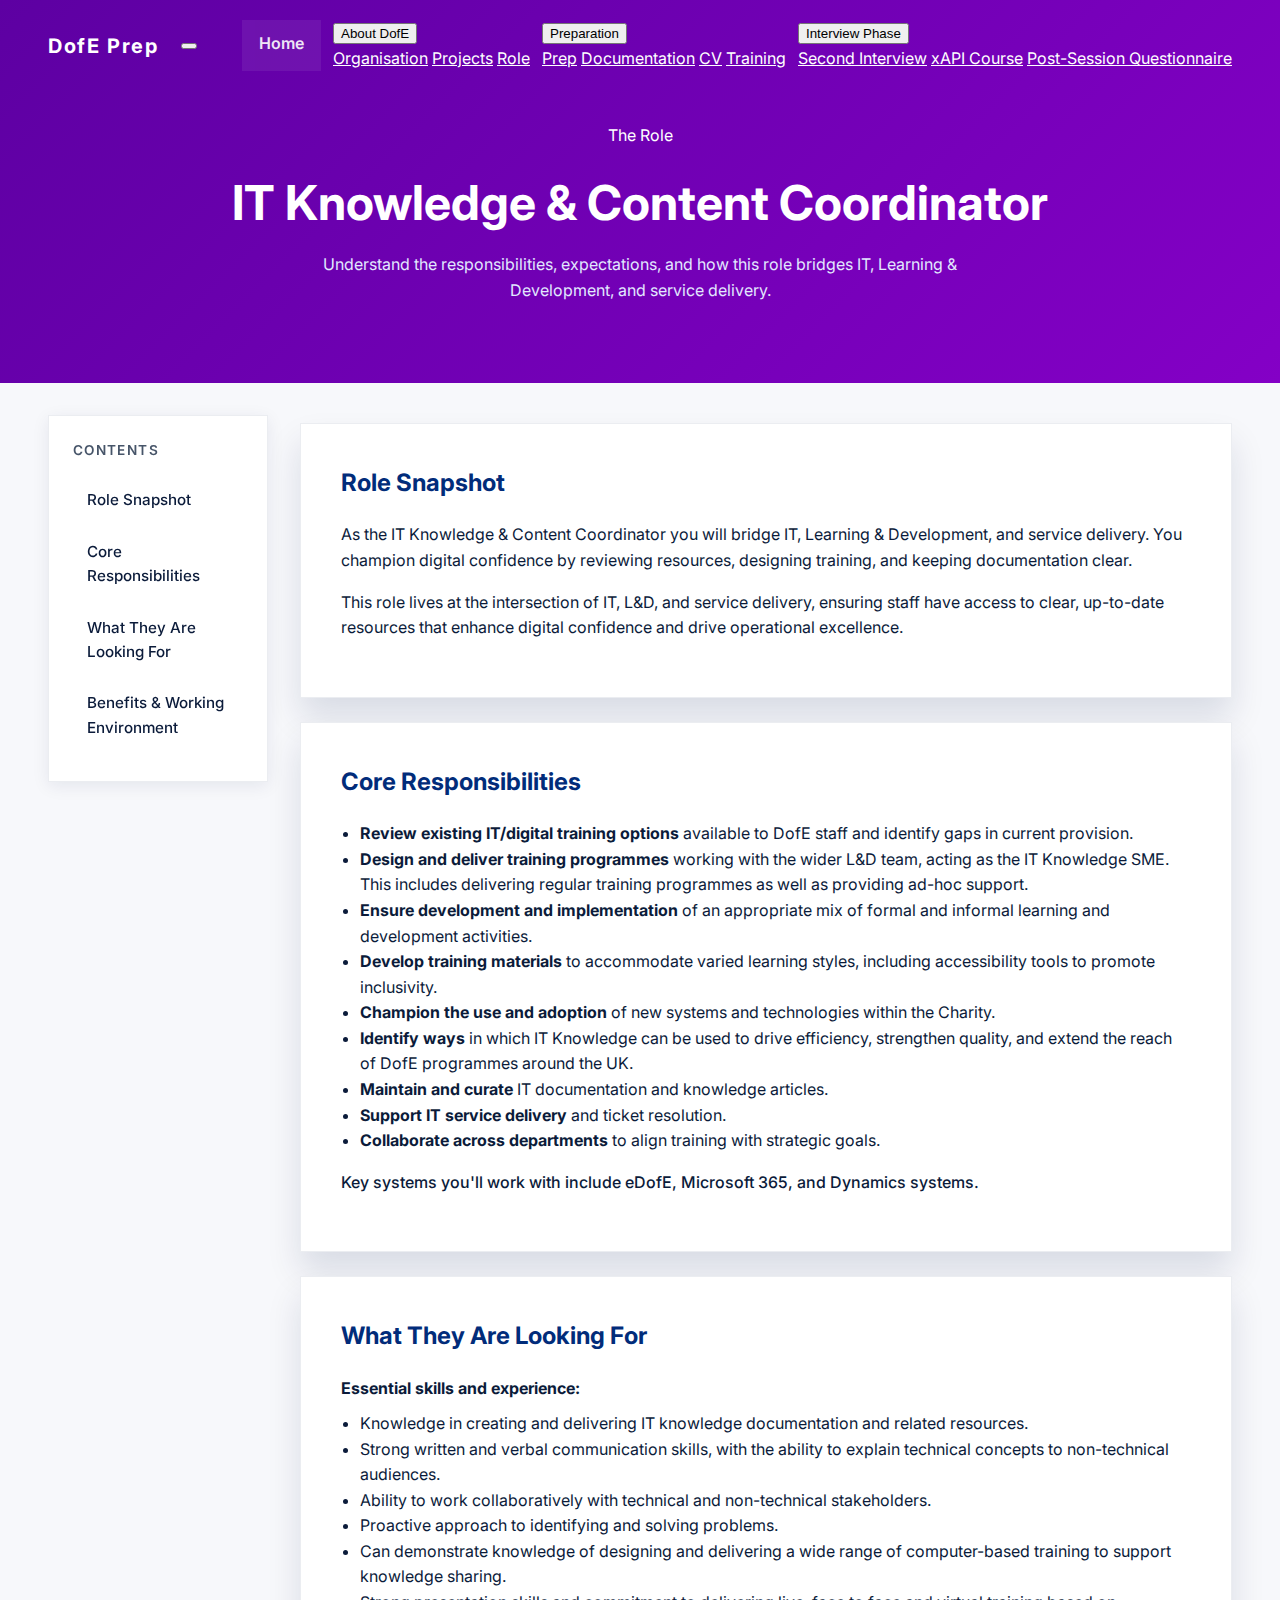
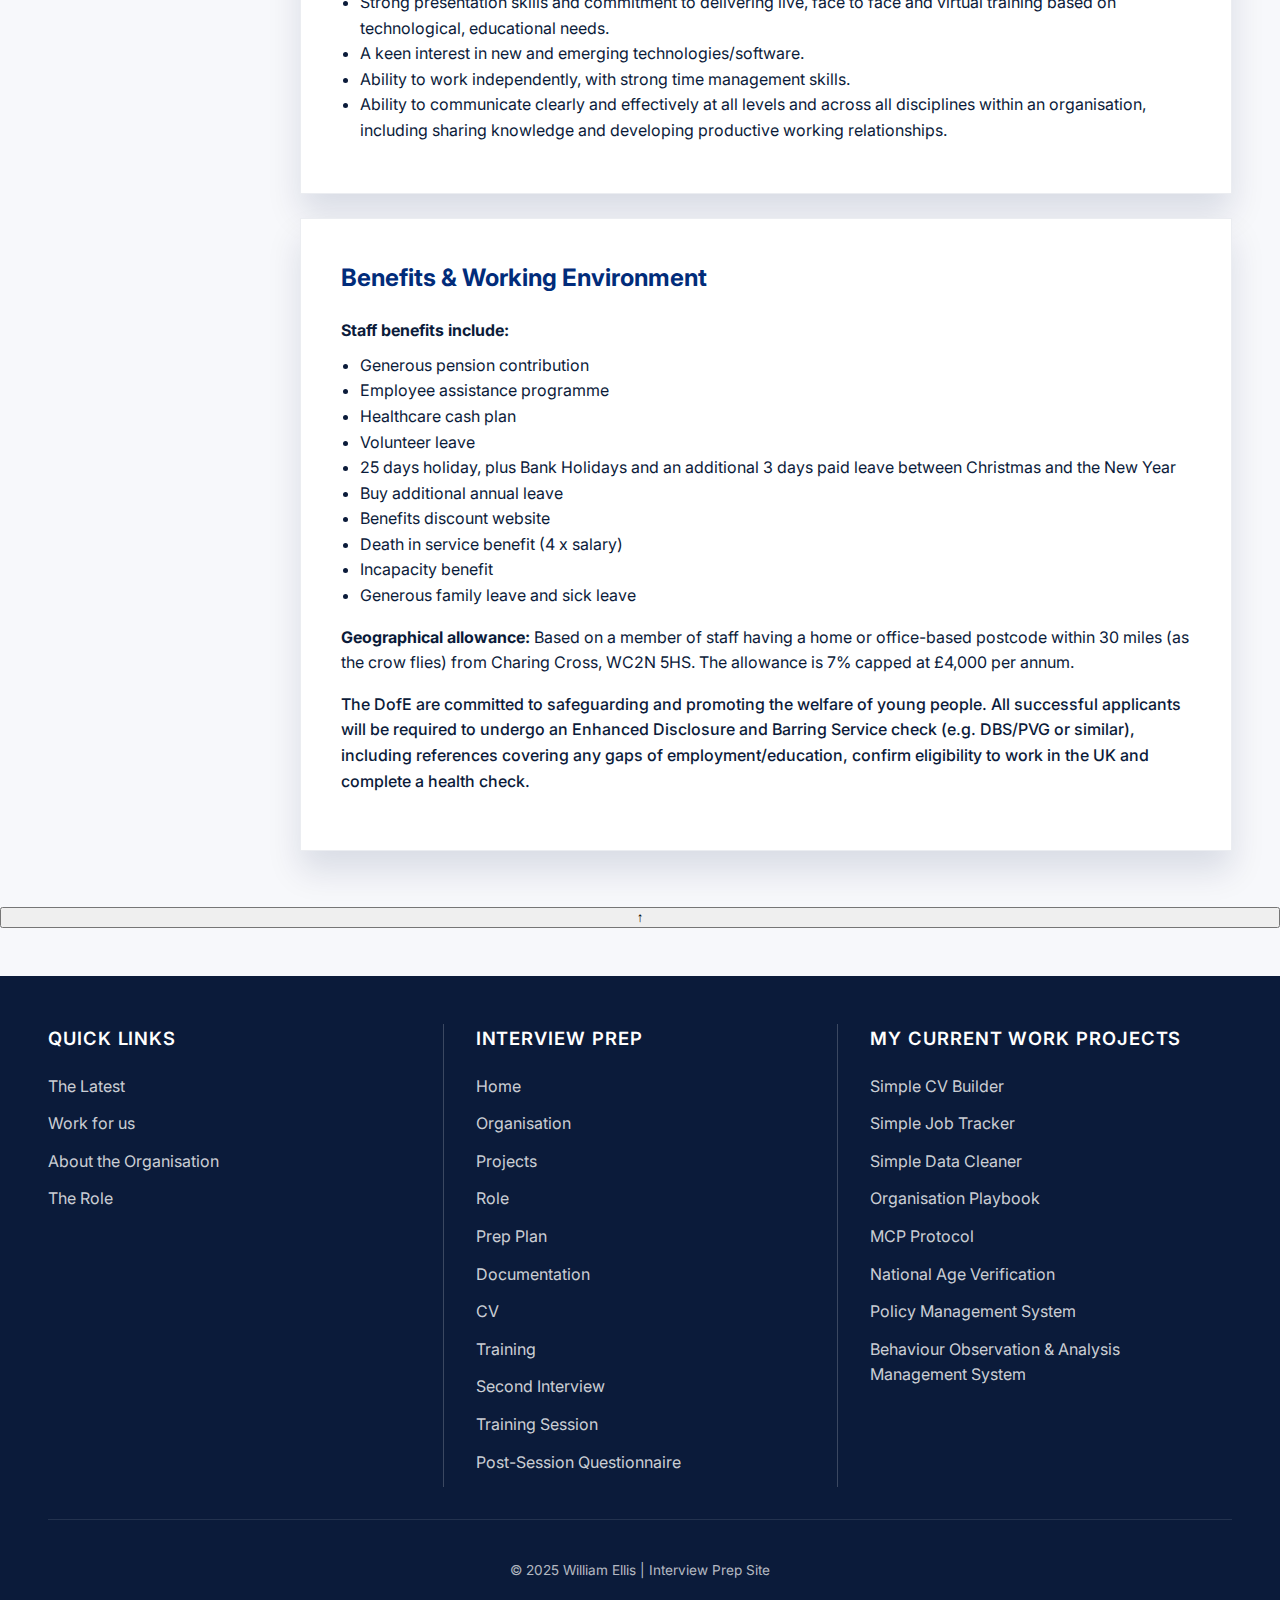
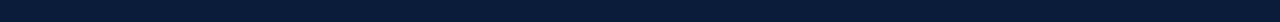
<file: role.html>
<!DOCTYPE html>
<html lang="en">

<head>
    <meta charset="UTF-8" />
    <meta name="viewport" content="width=device-width, initial-scale=1.0" />
    <meta name="robots" content="noindex, nofollow" />
    <title>The Role</title>
    <link rel="stylesheet" href="styles.css" />
</head>

<body>
    <header class="site-header">
        <nav class="navbar">
            <a class="logo" href="index.html">DofE Prep</a>
            <button class="menu-toggle" aria-label="Toggle navigation menu" aria-expanded="false">
                <span></span>
                <span></span>
                <span></span>
            </button>
            <div class="nav-overlay"></div>
            <div class="nav-links">
                <a href="index.html" class="nav-link">Home</a>
                <div class="nav-group">
                    <button class="nav-group-toggle active" aria-expanded="true">About DofE</button>
                    <div class="nav-group-menu">
                        <a href="organisation.html" class="nav-group-link">Organisation</a>
                        <a href="projects.html" class="nav-group-link">Projects</a>
                        <a href="role.html" class="nav-group-link active">Role</a>
                    </div>
                </div>
                <div class="nav-group">
                    <button class="nav-group-toggle" aria-expanded="false">Preparation</button>
                    <div class="nav-group-menu">
                        <a href="prep.html" class="nav-group-link">Prep</a>
                        <a href="documentation.html" class="nav-group-link">Documentation</a>
                        <a href="cv.html" class="nav-group-link">CV</a>
                        <a href="training.html" class="nav-group-link">Training</a>

                    </div>
                </div>
                <div class="nav-group">
                    <button class="nav-group-toggle" aria-expanded="false">Interview Phase</button>
                    <div class="nav-group-menu">
                        <a href="second-interview.html" class="nav-group-link">Second Interview</a>
                        <a href="xapi-course-integration.html" class="nav-group-link">xAPI Course</a>
                        <a href="post-session-questionnaire.html" class="nav-group-link">Post-Session Questionnaire</a>
                    </div>
                </div>
            </div>
        </nav>
        <div class="hero">
            <p class="eyebrow">The Role</p>
            <h1>IT Knowledge &amp; Content Coordinator</h1>
            <p class="lead">
                Understand the responsibilities, expectations, and how this role bridges IT, Learning &amp; Development,
                and service delivery.
            </p>
        </div>
    </header>

    <div class="content-wrapper">
        <aside class="sidebar-nav">
            <nav class="side-nav">
                <strong class="side-nav-title">Contents</strong>
                <a href="#role-overview" class="side-nav-link">Role Snapshot</a>
                <a href="#responsibilities" class="side-nav-link">Core Responsibilities</a>
                <a href="#traits" class="side-nav-link">What They Are Looking For</a>
                <a href="#benefits" class="side-nav-link">Benefits & Working Environment</a>
            </nav>
        </aside>

        <main class="main-with-sidebar">
            <section class="panel" id="role-overview">
                <h2>Role Snapshot</h2>
                <p>
                    As the IT Knowledge &amp; Content Coordinator you will bridge IT, Learning &amp; Development, and
                    service delivery.
                    You champion digital confidence by reviewing resources, designing training, and keeping
                    documentation
                    clear.
                </p>
                <p>
                    This role lives at the intersection of IT, L&amp;D, and service delivery, ensuring staff have access
                    to
                    clear,
                    up-to-date resources that enhance digital confidence and drive operational excellence.
                </p>
            </section>

            <section class="panel" id="responsibilities">
                <h2>Core Responsibilities</h2>
                <div class="list">
                    <ul>
                        <li><strong>Review existing IT/digital training options</strong> available to DofE staff and
                            identify gaps in current provision.</li>
                        <li><strong>Design and deliver training programmes</strong> working with the wider L&amp;D team,
                            acting as the IT Knowledge SME. This includes delivering regular training programmes as well
                            as
                            providing ad-hoc support.</li>
                        <li><strong>Ensure development and implementation</strong> of an appropriate mix of formal and
                            informal learning and development activities.</li>
                        <li><strong>Develop training materials</strong> to accommodate varied learning styles, including
                            accessibility tools to promote inclusivity.</li>
                        <li><strong>Champion the use and adoption</strong> of new systems and technologies within the
                            Charity.</li>
                        <li><strong>Identify ways</strong> in which IT Knowledge can be used to drive efficiency,
                            strengthen
                            quality, and extend the reach of DofE programmes around the UK.</li>
                        <li><strong>Maintain and curate</strong> IT documentation and knowledge articles.</li>
                        <li><strong>Support IT service delivery</strong> and ticket resolution.</li>
                        <li><strong>Collaborate across departments</strong> to align training with strategic goals.</li>
                    </ul>
                </div>
                <p class="note">
                    Key systems you'll work with include eDofE, Microsoft 365, and Dynamics systems.
                </p>
            </section>

            <section class="panel" id="traits">
                <h2>What They Are Looking For</h2>
                <div class="list">
                    <strong>Essential skills and experience:</strong>
                    <ul>
                        <li>Knowledge in creating and delivering IT knowledge documentation and related resources.</li>
                        <li>Strong written and verbal communication skills, with the ability to explain technical
                            concepts
                            to non-technical audiences.</li>
                        <li>Ability to work collaboratively with technical and non-technical stakeholders.</li>
                        <li>Proactive approach to identifying and solving problems.</li>
                        <li>Can demonstrate knowledge of designing and delivering a wide range of computer-based
                            training to
                            support knowledge sharing.</li>
                        <li>Strong presentation skills and commitment to delivering live, face to face and virtual
                            training
                            based on technological, educational needs.</li>
                        <li>A keen interest in new and emerging technologies/software.</li>
                        <li>Ability to work independently, with strong time management skills.</li>
                        <li>Ability to communicate clearly and effectively at all levels and across all disciplines
                            within
                            an organisation, including sharing knowledge and developing productive working
                            relationships.
                        </li>
                    </ul>
                </div>
            </section>

            <section class="panel" id="benefits">
                <h2>Benefits &amp; Working Environment</h2>
                <div class="list">
                    <strong>Staff benefits include:</strong>
                    <ul>
                        <li>Generous pension contribution</li>
                        <li>Employee assistance programme</li>
                        <li>Healthcare cash plan</li>
                        <li>Volunteer leave</li>
                        <li>25 days holiday, plus Bank Holidays and an additional 3 days paid leave between Christmas
                            and
                            the New Year</li>
                        <li>Buy additional annual leave</li>
                        <li>Benefits discount website</li>
                        <li>Death in service benefit (4 x salary)</li>
                        <li>Incapacity benefit</li>
                        <li>Generous family leave and sick leave</li>
                    </ul>
                </div>
                <p>
                    <strong>Geographical allowance:</strong> Based on a member of staff having a home or office-based
                    postcode within 30 miles (as the crow flies) from Charing Cross, WC2N 5HS. The allowance is 7%
                    capped at
                    £4,000 per annum.
                </p>
                <p class="note">
                    The DofE are committed to safeguarding and promoting the welfare of young people. All successful
                    applicants will be required to undergo an Enhanced Disclosure and Barring Service check (e.g.
                    DBS/PVG or
                    similar), including references covering any gaps of employment/education, confirm eligibility to
                    work in
                    the UK and complete a health check.
                </p>
            </section>
        </main>
    </div>

    <button id="back-to-top" class="back-to-top" onclick="window.scrollTo({top: 0, behavior: 'smooth'})" aria-label="Back to top">
        ↑
    </button>

    <footer class="site-footer">
        <div class="footer-content">
            <div class="footer-column">
                <h3>Quick Links</h3>
                <ul>
                    <li><a href="https://www.dofe.org/news/" target="_blank">The Latest</a></li>
                    <li><a href="https://www.dofe.org/work-for-us/" target="_blank">Work for us</a></li>
                    <li><a href="organisation.html">About the Organisation</a></li>
                    <li><a href="role.html">The Role</a></li>
                </ul>
            </div>
            <div class="footer-column">
                <h3>Interview Prep</h3>
                <ul>
                    <li><a href="index.html">Home</a></li>
                    <li><a href="organisation.html">Organisation</a></li>
                    <li><a href="projects.html">Projects</a></li>
                    <li><a href="role.html">Role</a></li>
                    <li><a href="prep.html">Prep Plan</a></li>
                    <li><a href="documentation.html">Documentation</a></li>
                    <li><a href="cv.html">CV</a></li>
                    <li><a href="training.html">Training</a></li>
                    <li><a href="second-interview.html">Second Interview</a></li>
                    <li><a href="training-session.html">Training Session</a></li>
                    <li><a href="post-session-questionnaire.html">Post-Session Questionnaire</a></li>
                </ul>
            </div>
            <div class="footer-column">
                <h3>My Current Work Projects</h3>
                <ul>
                    <li><a href="https://simple-cv-builder.com/" target="_blank">Simple CV Builder</a></li>
                    <li><a href="https://simple-job-tracker.com/landing.php" target="_blank">Simple Job Tracker</a></li>
                    <li><a href="https://simple-data-cleaner.com/" target="_blank">Simple Data Cleaner</a></li>
                    <li><a href="https://wellis321.github.io/org-playbook/" target="_blank">Organisation Playbook</a>
                    </li>
                    <li><a href="https://wellis321.github.io/mcp-protocol-website/" target="_blank">MCP Protocol</a>
                    </li>
                    <li><a href="https://wellis321.github.io/national-age/" target="_blank">National Age
                            Verification</a></li>
                    <li><a href="https://policy-app-khaki.vercel.app/" target="_blank">Policy Management System</a></li>
                    <li><a href="https://lavenderblush-hummingbird-585670.hostingersite.com/" target="_blank">Behaviour
                            Observation &amp; Analysis Management System</a></li>
                </ul>
            </div>
        </div>
        <div class="footer-bottom">
            <p>&copy; 2025 William Ellis | Interview Prep Site</p>
        </div>
    </footer>

    <script>
        // Show/hide back to top button based on scroll position
        window.addEventListener('scroll', function() {
            const backToTopButton = document.getElementById('back-to-top');
            if (window.pageYOffset > 300) {
                backToTopButton.classList.add('visible');
            } else {
                backToTopButton.classList.remove('visible');
            }
        });

        // Mobile menu toggle
        const menuToggle = document.querySelector('.menu-toggle');
        const navLinks = document.querySelector('.nav-links');
        const navOverlay = document.querySelector('.nav-overlay');

        if (menuToggle) {
            menuToggle.addEventListener('click', function() {
                const isActive = navLinks.classList.toggle('active');
                menuToggle.classList.toggle('active');
                menuToggle.setAttribute('aria-expanded', isActive);
                if (navOverlay) {
                    navOverlay.classList.toggle('active');
                }
            });
        }

        // Close menu when clicking overlay
        if (navOverlay) {
            navOverlay.addEventListener('click', function() {
                navLinks.classList.remove('active');
                menuToggle.classList.remove('active');
                menuToggle.setAttribute('aria-expanded', 'false');
                navOverlay.classList.remove('active');
            });
        }

        // Nav group toggle
        const navGroups = document.querySelectorAll('.nav-group');
        navGroups.forEach(group => {
            const toggle = group.querySelector('.nav-group-toggle');
            if (toggle) {
                toggle.addEventListener('click', function(e) {
                    e.preventDefault();
                    const isActive = group.classList.toggle('active');
                    toggle.setAttribute('aria-expanded', isActive);
                    // Close other groups
                    navGroups.forEach(otherGroup => {
                        if (otherGroup !== group) {
                            otherGroup.classList.remove('active');
                            const otherToggle = otherGroup.querySelector('.nav-group-toggle');
                            if (otherToggle) {
                                otherToggle.setAttribute('aria-expanded', 'false');
                            }
                        }
                    });
                });
            }
        });

        // Close menu when clicking a nav link
        const navLinkElements = document.querySelectorAll('.nav-link, .nav-group-link');
        navLinkElements.forEach(link => {
            link.addEventListener('click', function() {
                // Close mobile menu
                if (window.innerWidth <= 768) {
                    navLinks.classList.remove('active');
                    menuToggle.classList.remove('active');
                    menuToggle.setAttribute('aria-expanded', 'false');
                    if (navOverlay) {
                        navOverlay.classList.remove('active');
                    }
                }
                // Close nav group menus when clicking a link
                navGroups.forEach(group => {
                    group.classList.remove('active');
                    const toggle = group.querySelector('.nav-group-toggle');
                    if (toggle) {
                        toggle.setAttribute('aria-expanded', 'false');
                        toggle.classList.remove('active');
                    }
                });
            });
        });

        // Close nav group menus when clicking outside
        document.addEventListener('click', function(e) {
            const isClickInsideNav = e.target.closest('.nav-group');
            const isClickOnToggle = e.target.closest('.nav-group-toggle');

            if (!isClickInsideNav && !isClickOnToggle) {
                navGroups.forEach(group => {
                    group.classList.remove('active');
                    const toggle = group.querySelector('.nav-group-toggle');
                    if (toggle) {
                        toggle.setAttribute('aria-expanded', 'false');
                        toggle.classList.remove('active');
                    }
                });
            }
        });

        // Set active state for nav group links
        const currentPath = window.location.pathname.split('/').pop() || 'index.html';
        navGroups.forEach(group => {
            const links = group.querySelectorAll('.nav-group-link');
            links.forEach(link => {
                const linkPath = link.getAttribute('href');
                if (linkPath === currentPath || (currentPath === '' && linkPath === 'index.html')) {
                    link.classList.add('active');
                    group.classList.add('active');
                    const toggle = group.querySelector('.nav-group-toggle');
                    if (toggle) {
                        toggle.classList.add('active');
                    }
                }
            });
        });
    </script>
</body>

</html>
</file>
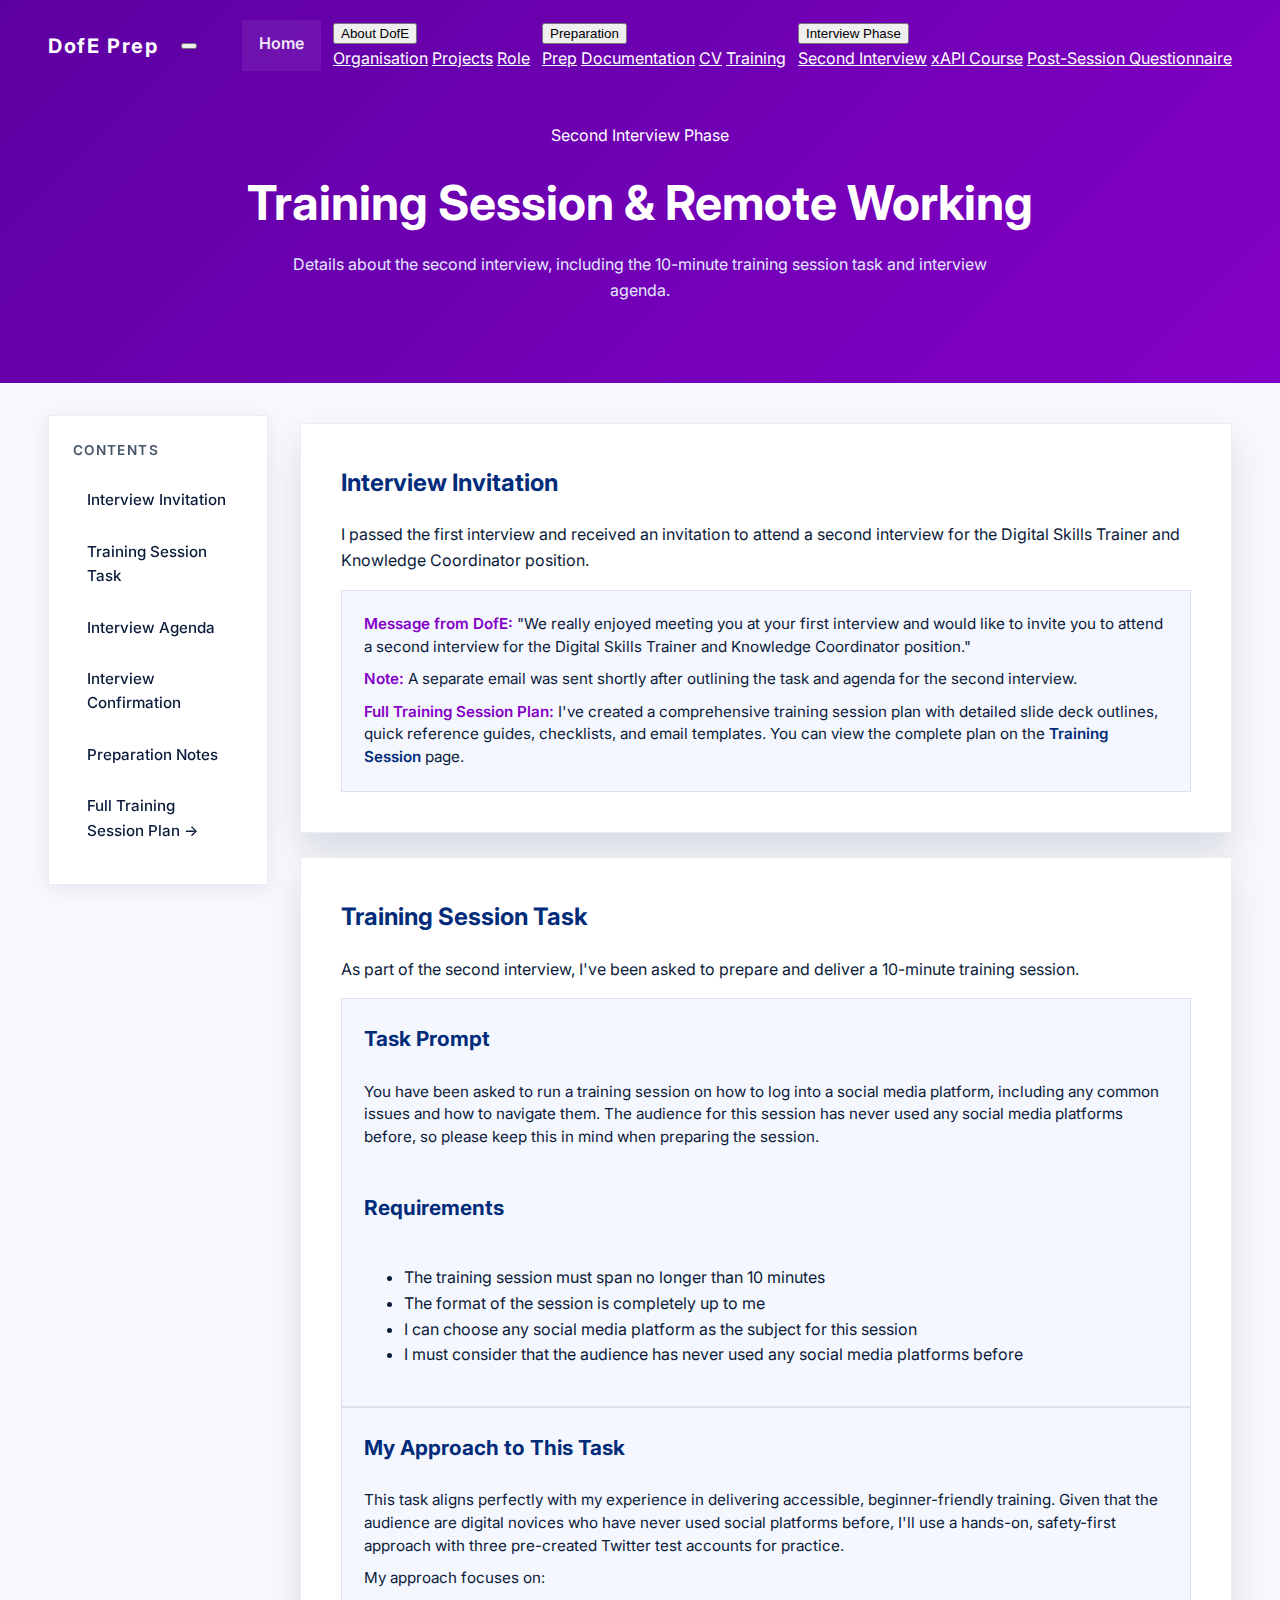
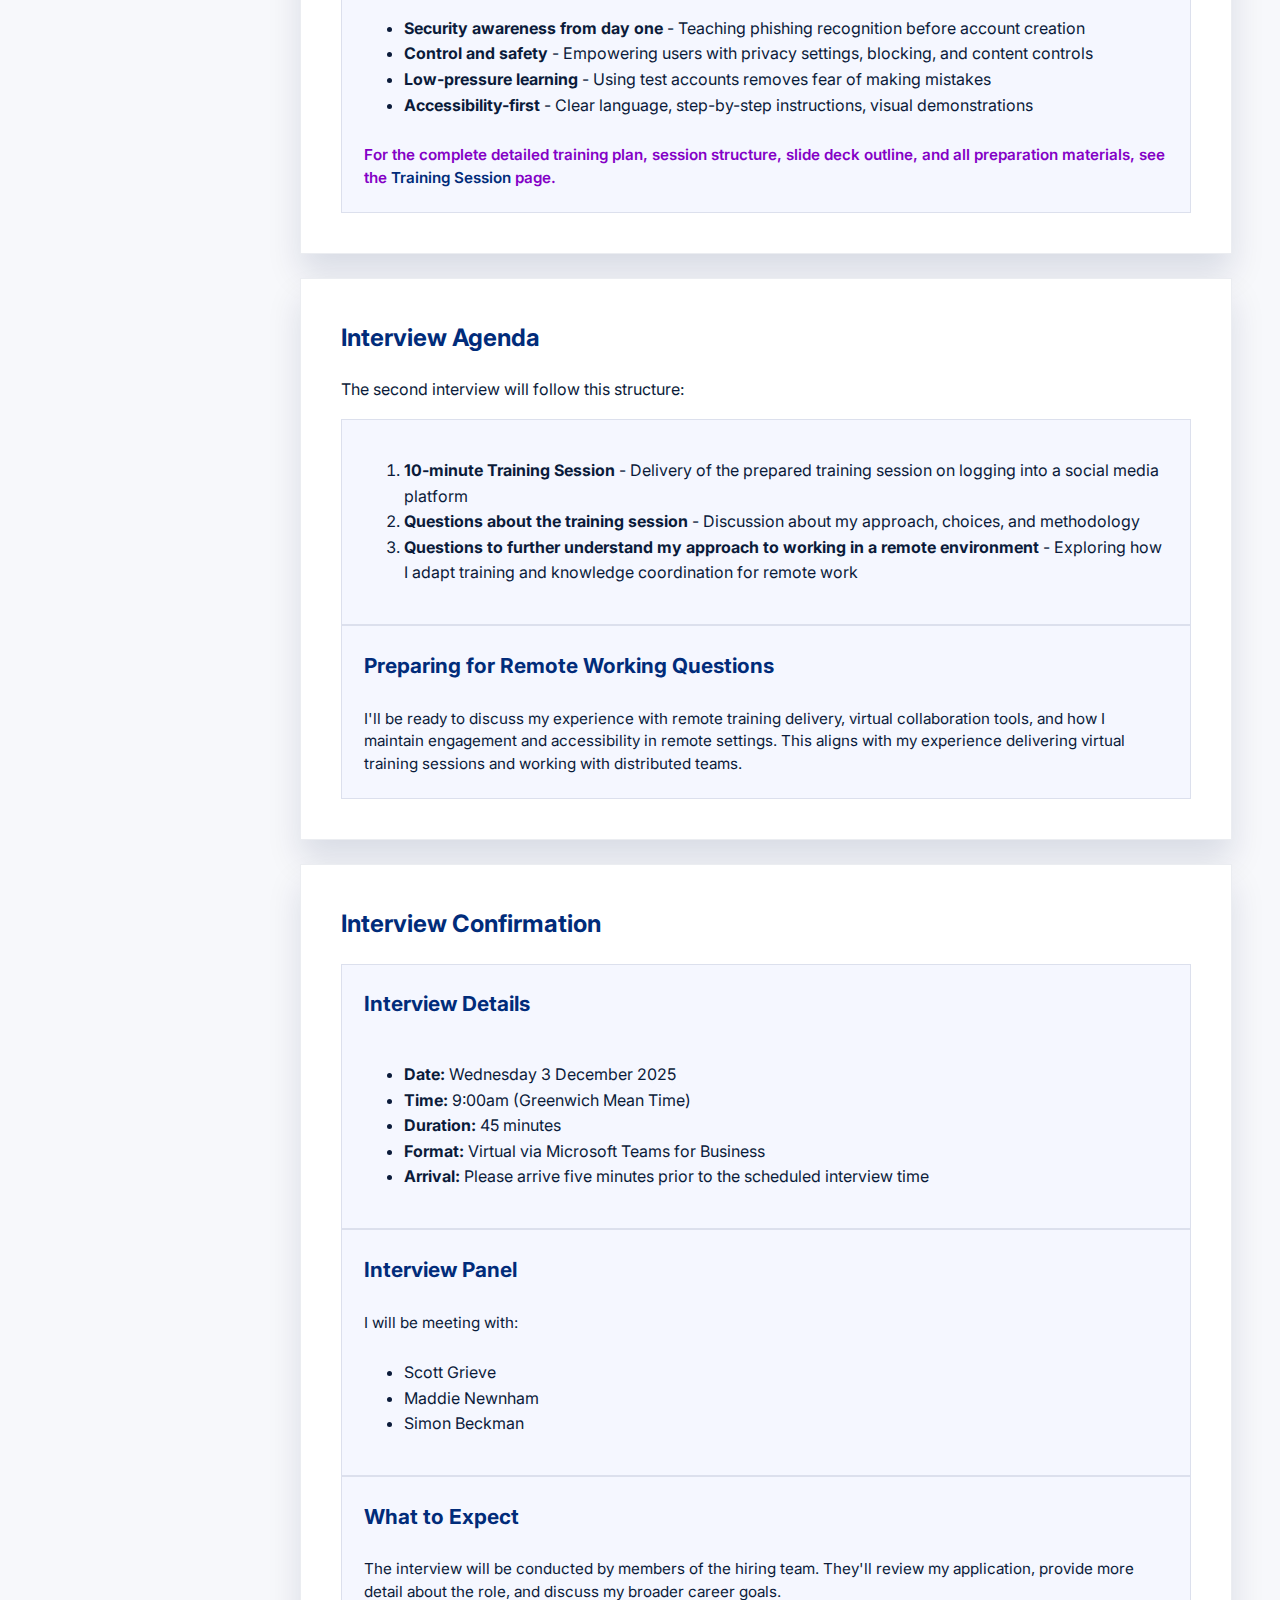
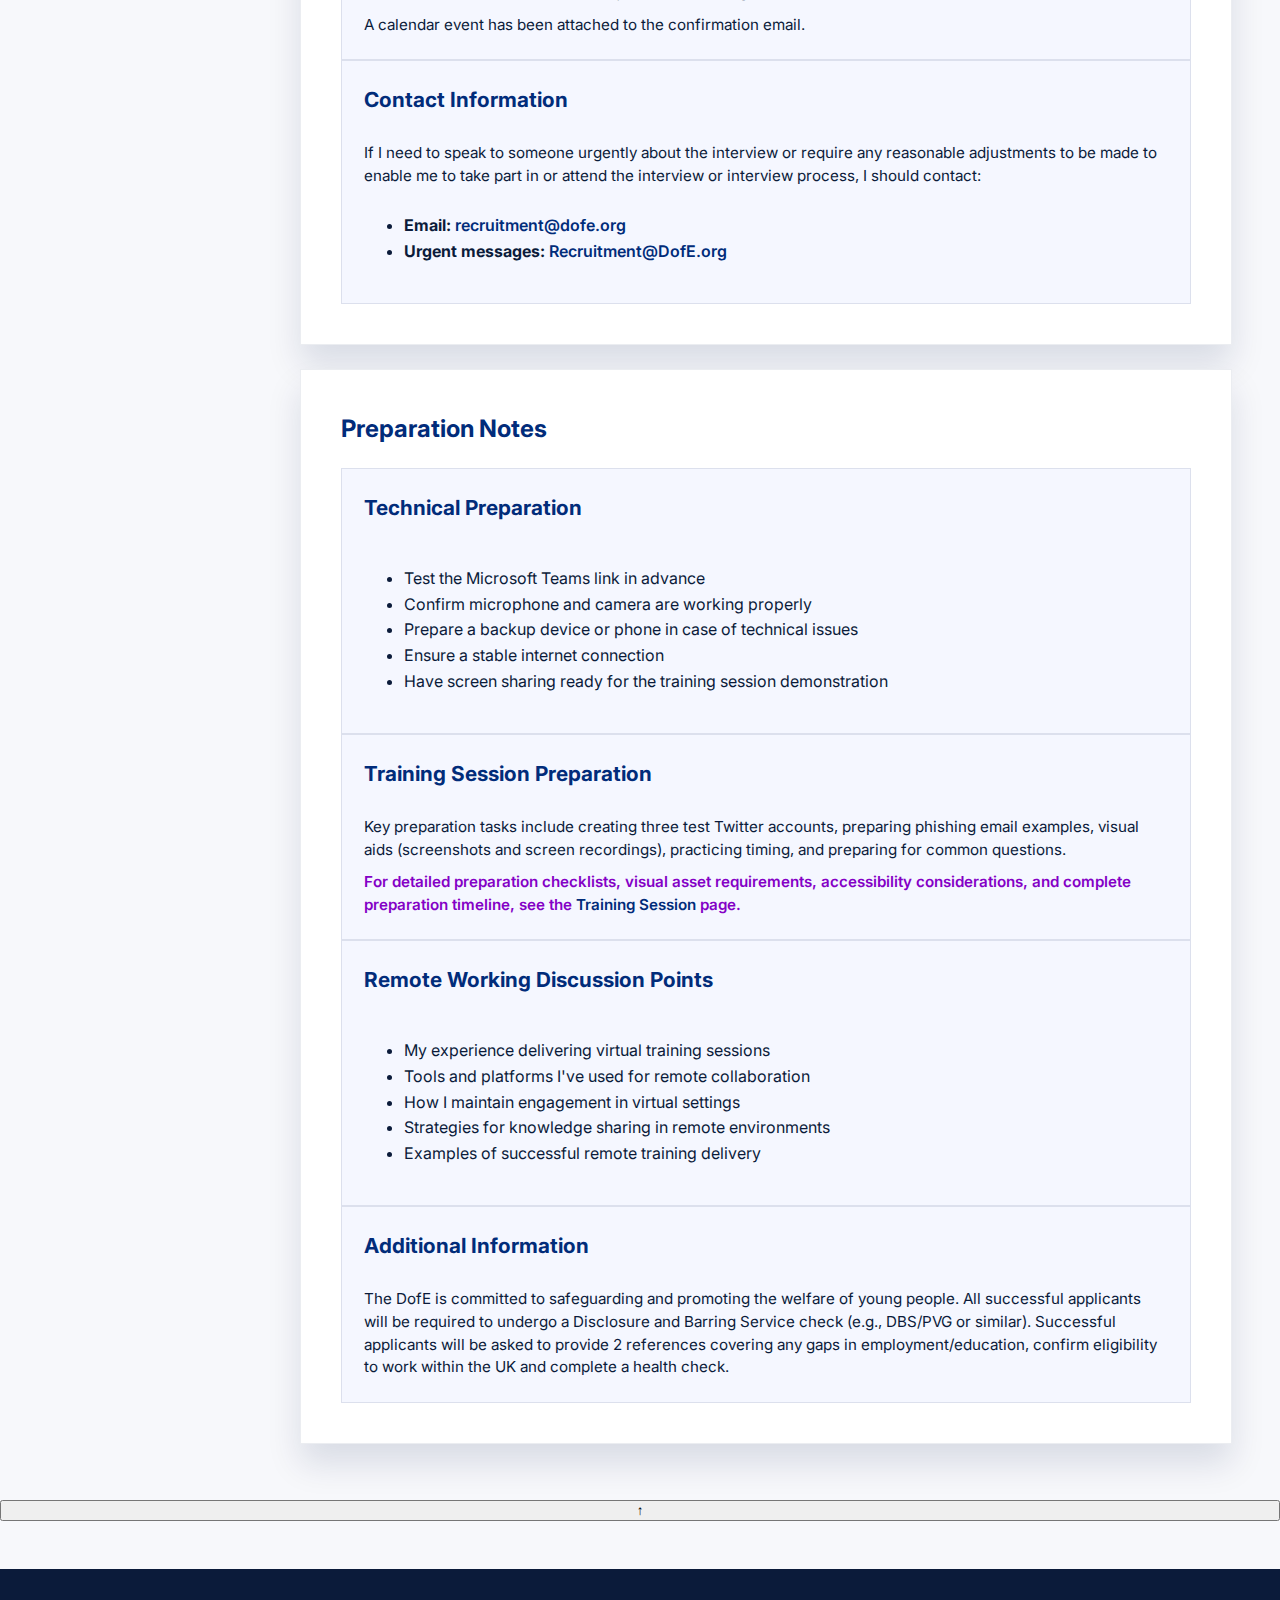
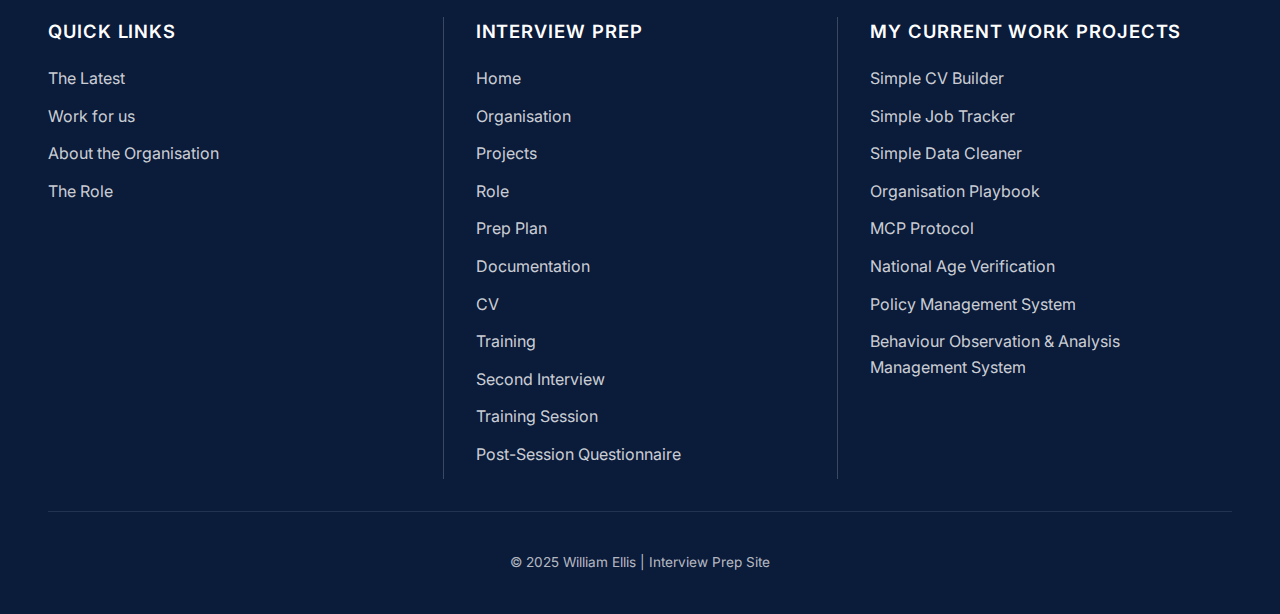
<file: second-interview.html>
<!DOCTYPE html>
<html lang="en">

<head>
    <meta charset="UTF-8" />
    <meta name="viewport" content="width=device-width, initial-scale=1.0" />
    <meta name="robots" content="noindex, nofollow" />
    <title>Second Interview</title>
    <link rel="stylesheet" href="styles.css" />
</head>

<body>
    <header class="site-header">
        <nav class="navbar">
            <a class="logo" href="index.html">DofE Prep</a>
            <button class="menu-toggle" aria-label="Toggle navigation menu" aria-expanded="false">
                <span></span>
                <span></span>
                <span></span>
            </button>
            <div class="nav-overlay"></div>
            <div class="nav-links">
                <a href="index.html" class="nav-link">Home</a>
                <div class="nav-group">
                    <button class="nav-group-toggle" aria-expanded="false">About DofE</button>
                    <div class="nav-group-menu">
                        <a href="organisation.html" class="nav-group-link">Organisation</a>
                        <a href="projects.html" class="nav-group-link">Projects</a>
                        <a href="role.html" class="nav-group-link">Role</a>
                    </div>
                </div>
                <div class="nav-group">
                    <button class="nav-group-toggle" aria-expanded="false">Preparation</button>
                    <div class="nav-group-menu">
                        <a href="prep.html" class="nav-group-link">Prep</a>
                        <a href="documentation.html" class="nav-group-link">Documentation</a>
                        <a href="cv.html" class="nav-group-link">CV</a>
                        <a href="training.html" class="nav-group-link">Training</a>

                    </div>
                </div>
                <div class="nav-group">
                    <button class="nav-group-toggle active" aria-expanded="true">Interview Phase</button>
                    <div class="nav-group-menu">
                        <a href="second-interview.html" class="nav-group-link active">Second Interview</a>
                        <a href="xapi-course-integration.html" class="nav-group-link">xAPI Course</a>
                        <a href="post-session-questionnaire.html" class="nav-group-link">Post-Session Questionnaire</a>
                    </div>
                </div>
            </div>
        </nav>
        <div class="hero">
            <p class="eyebrow">Second Interview Phase</p>
            <h1>Training Session & Remote Working</h1>
            <p class="lead">
                Details about the second interview, including the 10-minute training session task and interview agenda.
            </p>
        </div>
    </header>

    <div class="content-wrapper">
        <aside class="sidebar-nav">
            <nav class="side-nav">
                <strong class="side-nav-title">Contents</strong>
                <a href="#invitation" class="side-nav-link">Interview Invitation</a>
                <a href="#task" class="side-nav-link">Training Session Task</a>
                <a href="#agenda" class="side-nav-link">Interview Agenda</a>
                <a href="#confirmation" class="side-nav-link">Interview Confirmation</a>
                <a href="#preparation" class="side-nav-link">Preparation Notes</a>
                <a href="training-session.html" class="side-nav-link">Full Training Session Plan →</a>
            </nav>
        </aside>

        <main class="main-with-sidebar">
            <section class="panel" id="invitation">
                <h2>Interview Invitation</h2>
                <p>
                    I passed the first interview and received an invitation to attend a second interview for the Digital
                    Skills Trainer and Knowledge Coordinator position.
                </p>
                <div class="card">
                    <p>
                        <strong>Message from DofE:</strong> "We really enjoyed meeting you at your first interview and
                        would like to invite you to attend a second interview for the Digital Skills Trainer and Knowledge
                        Coordinator position."
                    </p>
                    <p>
                        <strong>Note:</strong> A separate email was sent shortly after outlining the task and agenda for
                        the second interview.
                    </p>
                    <p>
                        <strong>Full Training Session Plan:</strong> I've created a comprehensive training session plan with detailed slide deck outlines, quick reference guides, checklists, and email templates. You can view the complete plan on the <a href="training-session.html">Training Session</a> page.
                    </p>
                </div>
            </section>

            <section class="panel" id="task">
                <h2>Training Session Task</h2>
                <p>
                    As part of the second interview, I've been asked to prepare and deliver a 10-minute training session.
                </p>
                <div class="card">
                    <h3>Task Prompt</h3>
                    <p>
                        You have been asked to run a training session on how to log into a social media platform,
                        including any common issues and how to navigate them. The audience for this session has never used
                        any social media platforms before, so please keep this in mind when preparing the session.
                    </p>
                    <h3>Requirements</h3>
                    <ul>
                        <li>The training session must span no longer than 10 minutes</li>
                        <li>The format of the session is completely up to me</li>
                        <li>I can choose any social media platform as the subject for this session</li>
                        <li>I must consider that the audience has never used any social media platforms before</li>
                    </ul>
                </div>
                <div class="card">
                    <h3>My Approach to This Task</h3>
                    <p>
                        This task aligns perfectly with my experience in delivering accessible, beginner-friendly training.
                        Given that the audience are digital novices who have never used social platforms before, I'll use a
                        hands-on, safety-first approach with three pre-created Twitter test accounts for practice.
                    </p>
                    <p>
                        My approach focuses on:
                    </p>
                    <ul>
                        <li><strong>Security awareness from day one</strong> - Teaching phishing recognition before account creation</li>
                        <li><strong>Control and safety</strong> - Empowering users with privacy settings, blocking, and content controls</li>
                        <li><strong>Low-pressure learning</strong> - Using test accounts removes fear of making mistakes</li>
                        <li><strong>Accessibility-first</strong> - Clear language, step-by-step instructions, visual demonstrations</li>
                    </ul>
                    <p>
                        <strong>For the complete detailed training plan, session structure, slide deck outline, and all preparation materials, see the <a href="training-session.html">Training Session</a> page.</strong>
                    </p>
                </div>
            </section>

            <section class="panel" id="agenda">
                <h2>Interview Agenda</h2>
                <p>The second interview will follow this structure:</p>
                <div class="card">
                    <ol>
                        <li><strong>10-minute Training Session</strong> - Delivery of the prepared training session on
                            logging into a social media platform</li>
                        <li><strong>Questions about the training session</strong> - Discussion about my approach, choices,
                            and methodology</li>
                        <li><strong>Questions to further understand my approach to working in a remote environment</strong>
                            - Exploring how I adapt training and knowledge coordination for remote work</li>
                    </ol>
                </div>
                <div class="card">
                    <h3>Preparing for Remote Working Questions</h3>
                    <p>
                        I'll be ready to discuss my experience with remote training delivery, virtual collaboration tools,
                        and how I maintain engagement and accessibility in remote settings. This aligns with my experience
                        delivering virtual training sessions and working with distributed teams.
                    </p>
                </div>
            </section>

            <section class="panel" id="confirmation">
                <h2>Interview Confirmation</h2>
                <div class="card">
                    <h3>Interview Details</h3>
                    <ul>
                        <li><strong>Date:</strong> Wednesday 3 December 2025</li>
                        <li><strong>Time:</strong> 9:00am (Greenwich Mean Time)</li>
                        <li><strong>Duration:</strong> 45 minutes</li>
                        <li><strong>Format:</strong> Virtual via Microsoft Teams for Business</li>
                        <li><strong>Arrival:</strong> Please arrive five minutes prior to the scheduled interview time</li>
                    </ul>
                </div>
                <div class="card">
                    <h3>Interview Panel</h3>
                    <p>I will be meeting with:</p>
                    <ul>
                        <li>Scott Grieve</li>
                        <li>Maddie Newnham</li>
                        <li>Simon Beckman</li>
                    </ul>
                </div>
                <div class="card">
                    <h3>What to Expect</h3>
                    <p>
                        The interview will be conducted by members of the hiring team. They'll review my application,
                        provide more detail about the role, and discuss my broader career goals.
                    </p>
                    <p>
                        A calendar event has been attached to the confirmation email.
                    </p>
                </div>
                <div class="card">
                    <h3>Contact Information</h3>
                    <p>
                        If I need to speak to someone urgently about the interview or require any reasonable adjustments
                        to be made to enable me to take part in or attend the interview or interview process, I should
                        contact:
                    </p>
                    <ul>
                        <li><strong>Email:</strong> <a href="mailto:recruitment@dofe.org">recruitment@dofe.org</a></li>
                        <li><strong>Urgent messages:</strong> <a href="mailto:Recruitment@DofE.org">Recruitment@DofE.org</a>
                        </li>
                    </ul>
                </div>
            </section>

            <section class="panel" id="preparation">
                <h2>Preparation Notes</h2>
                <div class="card">
                    <h3>Technical Preparation</h3>
                    <ul>
                        <li>Test the Microsoft Teams link in advance</li>
                        <li>Confirm microphone and camera are working properly</li>
                        <li>Prepare a backup device or phone in case of technical issues</li>
                        <li>Ensure a stable internet connection</li>
                        <li>Have screen sharing ready for the training session demonstration</li>
                    </ul>
                </div>
                <div class="card">
                    <h3>Training Session Preparation</h3>
                    <p>
                        Key preparation tasks include creating three test Twitter accounts, preparing phishing email examples,
                        visual aids (screenshots and screen recordings), practicing timing, and preparing for common questions.
                    </p>
                    <p>
                        <strong>For detailed preparation checklists, visual asset requirements, accessibility considerations, and complete preparation timeline, see the <a href="training-session.html">Training Session</a> page.</strong>
                    </p>
                </div>
                <div class="card">
                    <h3>Remote Working Discussion Points</h3>
                    <ul>
                        <li>My experience delivering virtual training sessions</li>
                        <li>Tools and platforms I've used for remote collaboration</li>
                        <li>How I maintain engagement in virtual settings</li>
                        <li>Strategies for knowledge sharing in remote environments</li>
                        <li>Examples of successful remote training delivery</li>
                    </ul>
                </div>
                <div class="card">
                    <h3>Additional Information</h3>
                    <p>
                        The DofE is committed to safeguarding and promoting the welfare of young people. All successful
                        applicants will be required to undergo a Disclosure and Barring Service check (e.g., DBS/PVG or
                        similar). Successful applicants will be asked to provide 2 references covering any gaps in
                        employment/education, confirm eligibility to work within the UK and complete a health check.
                    </p>
                </div>
            </section>
        </main>
    </div>

    <button id="back-to-top" class="back-to-top" onclick="window.scrollTo({top: 0, behavior: 'smooth'})"
        aria-label="Back to top">
        ↑
    </button>

    <footer class="site-footer">
        <div class="footer-content">
            <div class="footer-column">
                <h3>Quick Links</h3>
                <ul>
                    <li><a href="https://www.dofe.org/news/" target="_blank">The Latest</a></li>
                    <li><a href="https://www.dofe.org/work-for-us/" target="_blank">Work for us</a></li>
                    <li><a href="organisation.html">About the Organisation</a></li>
                    <li><a href="role.html">The Role</a></li>
                </ul>
            </div>
            <div class="footer-column">
                <h3>Interview Prep</h3>
                <ul>
                    <li><a href="index.html">Home</a></li>
                    <li><a href="organisation.html">Organisation</a></li>
                    <li><a href="projects.html">Projects</a></li>
                    <li><a href="role.html">Role</a></li>
                    <li><a href="prep.html">Prep Plan</a></li>
                    <li><a href="documentation.html">Documentation</a></li>
                    <li><a href="cv.html">CV</a></li>
                    <li><a href="training.html">Training</a></li>
                    <li><a href="second-interview.html">Second Interview</a></li>
                    <li><a href="training-session.html">Training Session</a></li>
                    <li><a href="post-session-questionnaire.html">Post-Session Questionnaire</a></li>
                </ul>
            </div>
            <div class="footer-column">
                <h3>My Current Work Projects</h3>
                <ul>
                    <li><a href="https://simple-cv-builder.com/" target="_blank">Simple CV Builder</a></li>
                    <li><a href="https://simple-job-tracker.com/landing.php" target="_blank">Simple Job Tracker</a></li>
                    <li><a href="https://simple-data-cleaner.com/" target="_blank">Simple Data Cleaner</a></li>
                    <li><a href="https://wellis321.github.io/org-playbook/" target="_blank">Organisation Playbook</a>
                    </li>
                    <li><a href="https://wellis321.github.io/mcp-protocol-website/" target="_blank">MCP Protocol</a>
                    </li>
                    <li><a href="https://wellis321.github.io/national-age/" target="_blank">National Age
                            Verification</a></li>
                    <li><a href="https://policy-app-khaki.vercel.app/" target="_blank">Policy Management System</a></li>
                    <li><a href="https://lavenderblush-hummingbird-585670.hostingersite.com/" target="_blank">Behaviour
                            Observation &amp; Analysis Management System</a></li>
                </ul>
            </div>
        </div>
        <div class="footer-bottom">
            <p>&copy; 2025 William Ellis | Interview Prep Site</p>
        </div>
    </footer>

    <script>
        // Show/hide back to top button based on scroll position
        window.addEventListener('scroll', function () {
            const backToTopButton = document.getElementById('back-to-top');
            if (window.pageYOffset > 300) {
                backToTopButton.classList.add('visible');
            } else {
                backToTopButton.classList.remove('visible');
            }
        });

        // Mobile menu toggle
        const menuToggle = document.querySelector('.menu-toggle');
        const navLinks = document.querySelector('.nav-links');
        const navOverlay = document.querySelector('.nav-overlay');

        if (menuToggle) {
            menuToggle.addEventListener('click', function() {
                const isActive = navLinks.classList.toggle('active');
                menuToggle.classList.toggle('active');
                menuToggle.setAttribute('aria-expanded', isActive);
                if (navOverlay) {
                    navOverlay.classList.toggle('active');
                }
            });
        }

        // Close menu when clicking overlay
        if (navOverlay) {
            navOverlay.addEventListener('click', function() {
                navLinks.classList.remove('active');
                menuToggle.classList.remove('active');
                menuToggle.setAttribute('aria-expanded', 'false');
                navOverlay.classList.remove('active');
            });
        }

        // Nav group toggle
        const navGroups = document.querySelectorAll('.nav-group');
        navGroups.forEach(group => {
            const toggle = group.querySelector('.nav-group-toggle');
            if (toggle) {
                toggle.addEventListener('click', function(e) {
                    e.preventDefault();
                    const isActive = group.classList.toggle('active');
                    toggle.setAttribute('aria-expanded', isActive);
                    // Close other groups
                    navGroups.forEach(otherGroup => {
                        if (otherGroup !== group) {
                            otherGroup.classList.remove('active');
                            const otherToggle = otherGroup.querySelector('.nav-group-toggle');
                            if (otherToggle) {
                                otherToggle.setAttribute('aria-expanded', 'false');
                            }
                        }
                    });
                });
            }
        });

        // Close menu when clicking a nav link
        const navLinkElements = document.querySelectorAll('.nav-link, .nav-group-link');
        navLinkElements.forEach(link => {
            link.addEventListener('click', function() {
                // Close mobile menu
                if (window.innerWidth <= 768) {
                    navLinks.classList.remove('active');
                    menuToggle.classList.remove('active');
                    menuToggle.setAttribute('aria-expanded', 'false');
                    if (navOverlay) {
                        navOverlay.classList.remove('active');
                    }
                }
                // Close nav group menus when clicking a link
                navGroups.forEach(group => {
                    group.classList.remove('active');
                    const toggle = group.querySelector('.nav-group-toggle');
                    if (toggle) {
                        toggle.setAttribute('aria-expanded', 'false');
                        toggle.classList.remove('active');
                    }
                });
            });
        });

        // Close nav group menus when clicking outside
        document.addEventListener('click', function(e) {
            const isClickInsideNav = e.target.closest('.nav-group');
            const isClickOnToggle = e.target.closest('.nav-group-toggle');

            if (!isClickInsideNav && !isClickOnToggle) {
                navGroups.forEach(group => {
                    group.classList.remove('active');
                    const toggle = group.querySelector('.nav-group-toggle');
                    if (toggle) {
                        toggle.setAttribute('aria-expanded', 'false');
                        toggle.classList.remove('active');
                    }
                });
            }
        });

        // Set active state for nav group links
        const currentPath = window.location.pathname.split('/').pop() || 'index.html';
        navGroups.forEach(group => {
            const links = group.querySelectorAll('.nav-group-link');
            links.forEach(link => {
                const linkPath = link.getAttribute('href');
                if (linkPath === currentPath || (currentPath === '' && linkPath === 'index.html')) {
                    link.classList.add('active');
                    group.classList.add('active');
                    const toggle = group.querySelector('.nav-group-toggle');
                    if (toggle) {
                        toggle.classList.add('active');
                    }
                }
            });
        });
    </script>
</body>

</html>
</file>
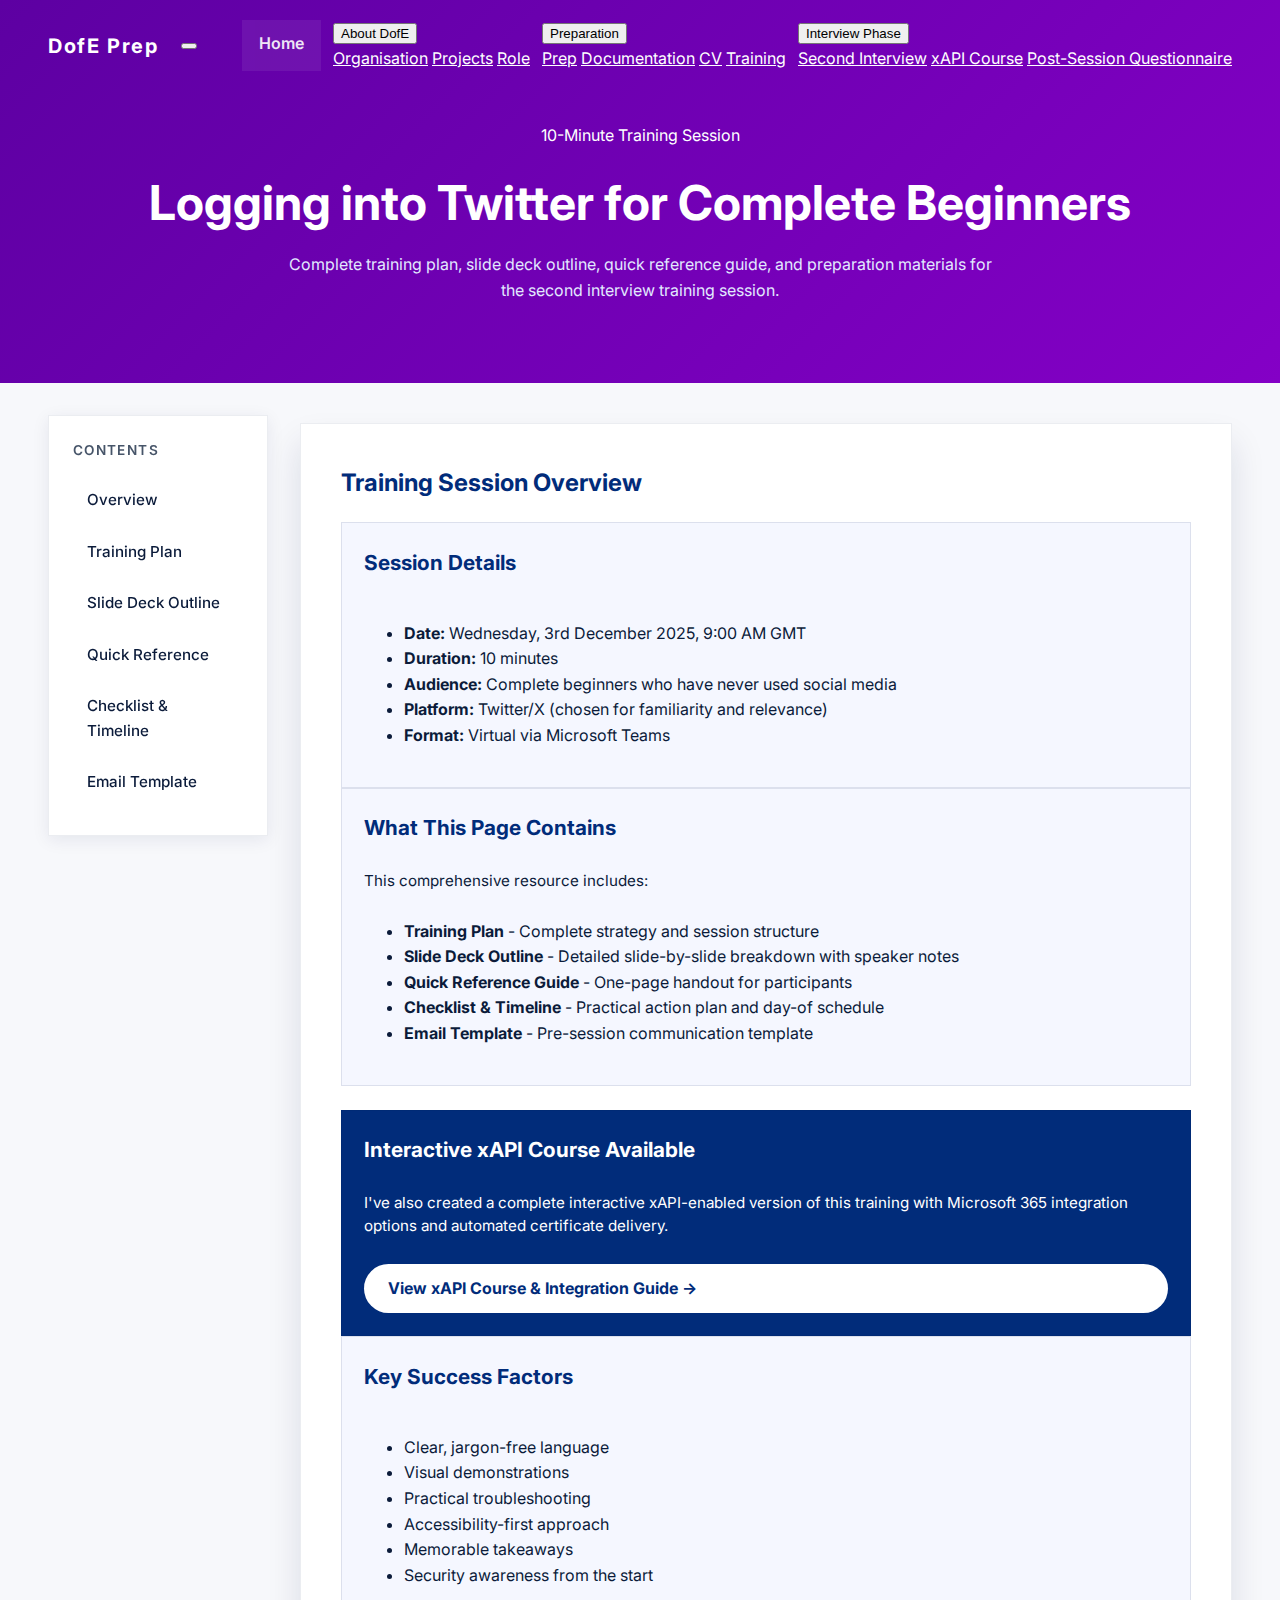
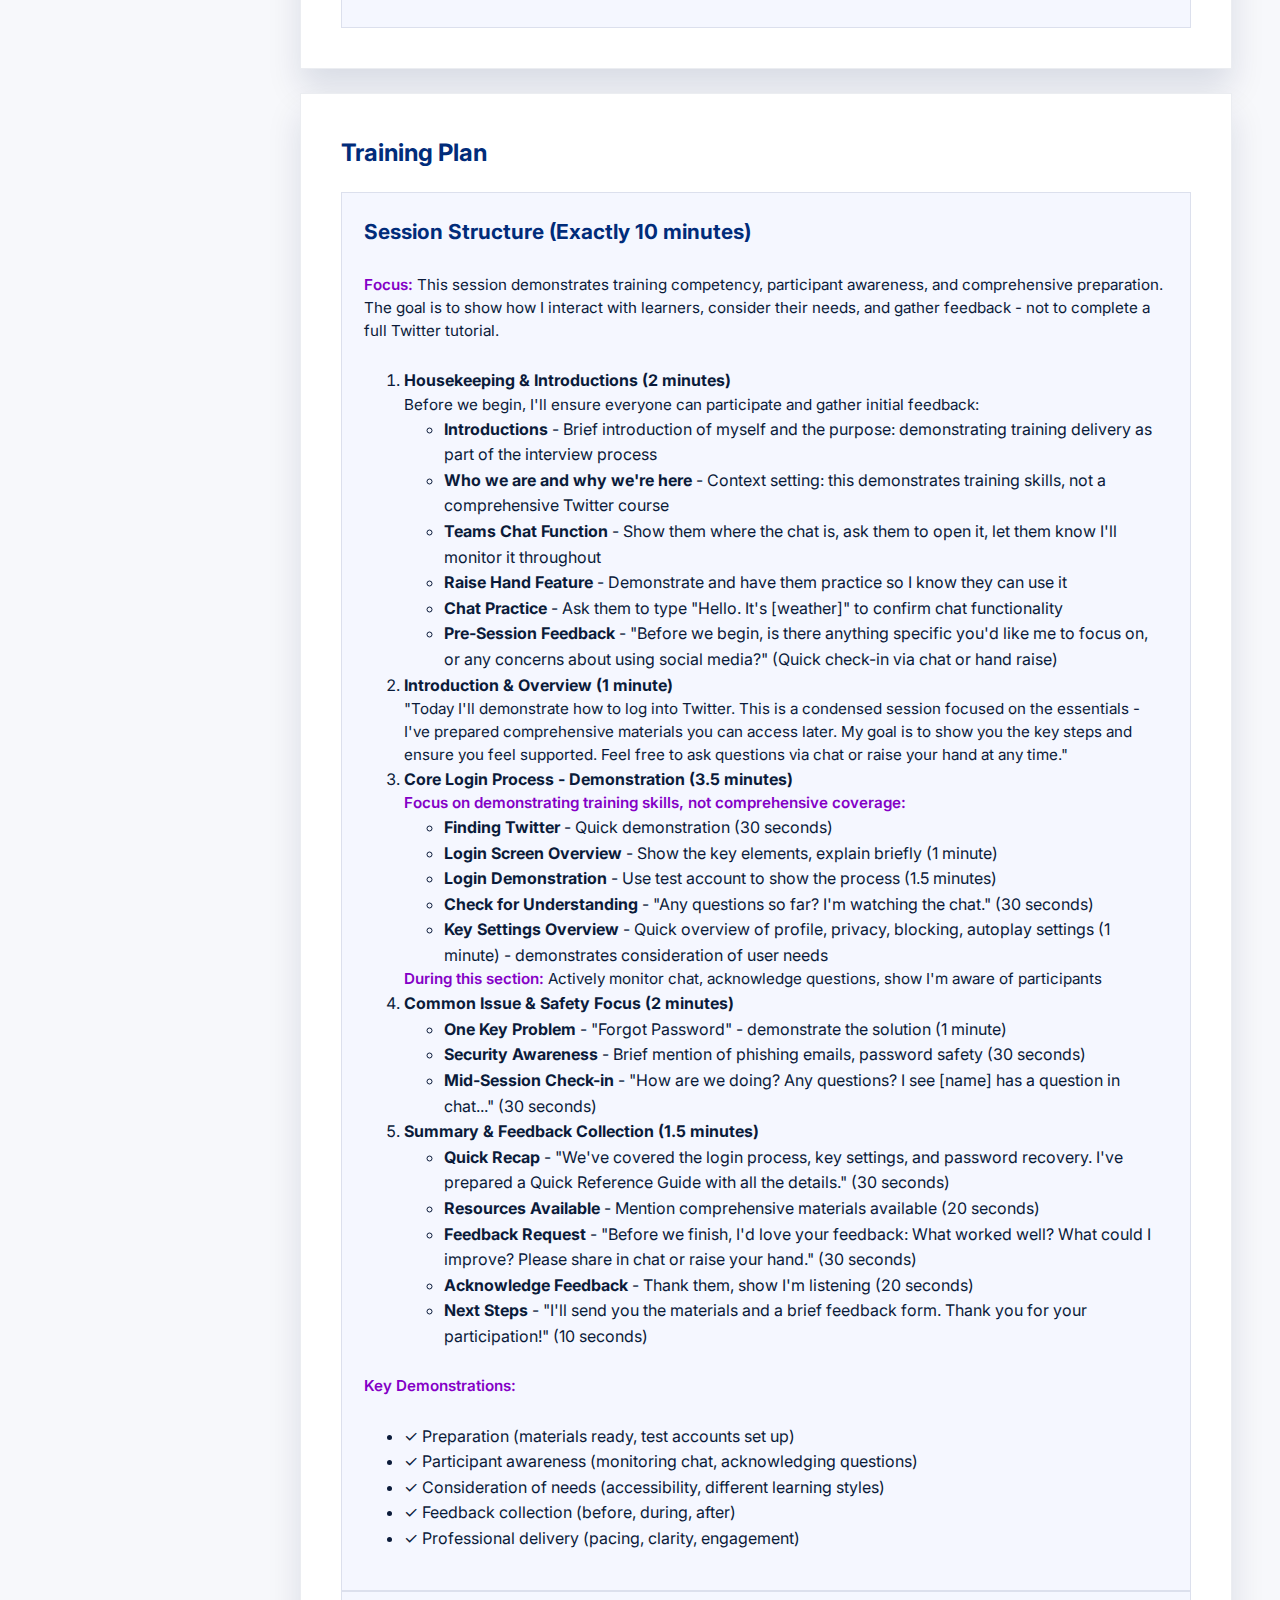
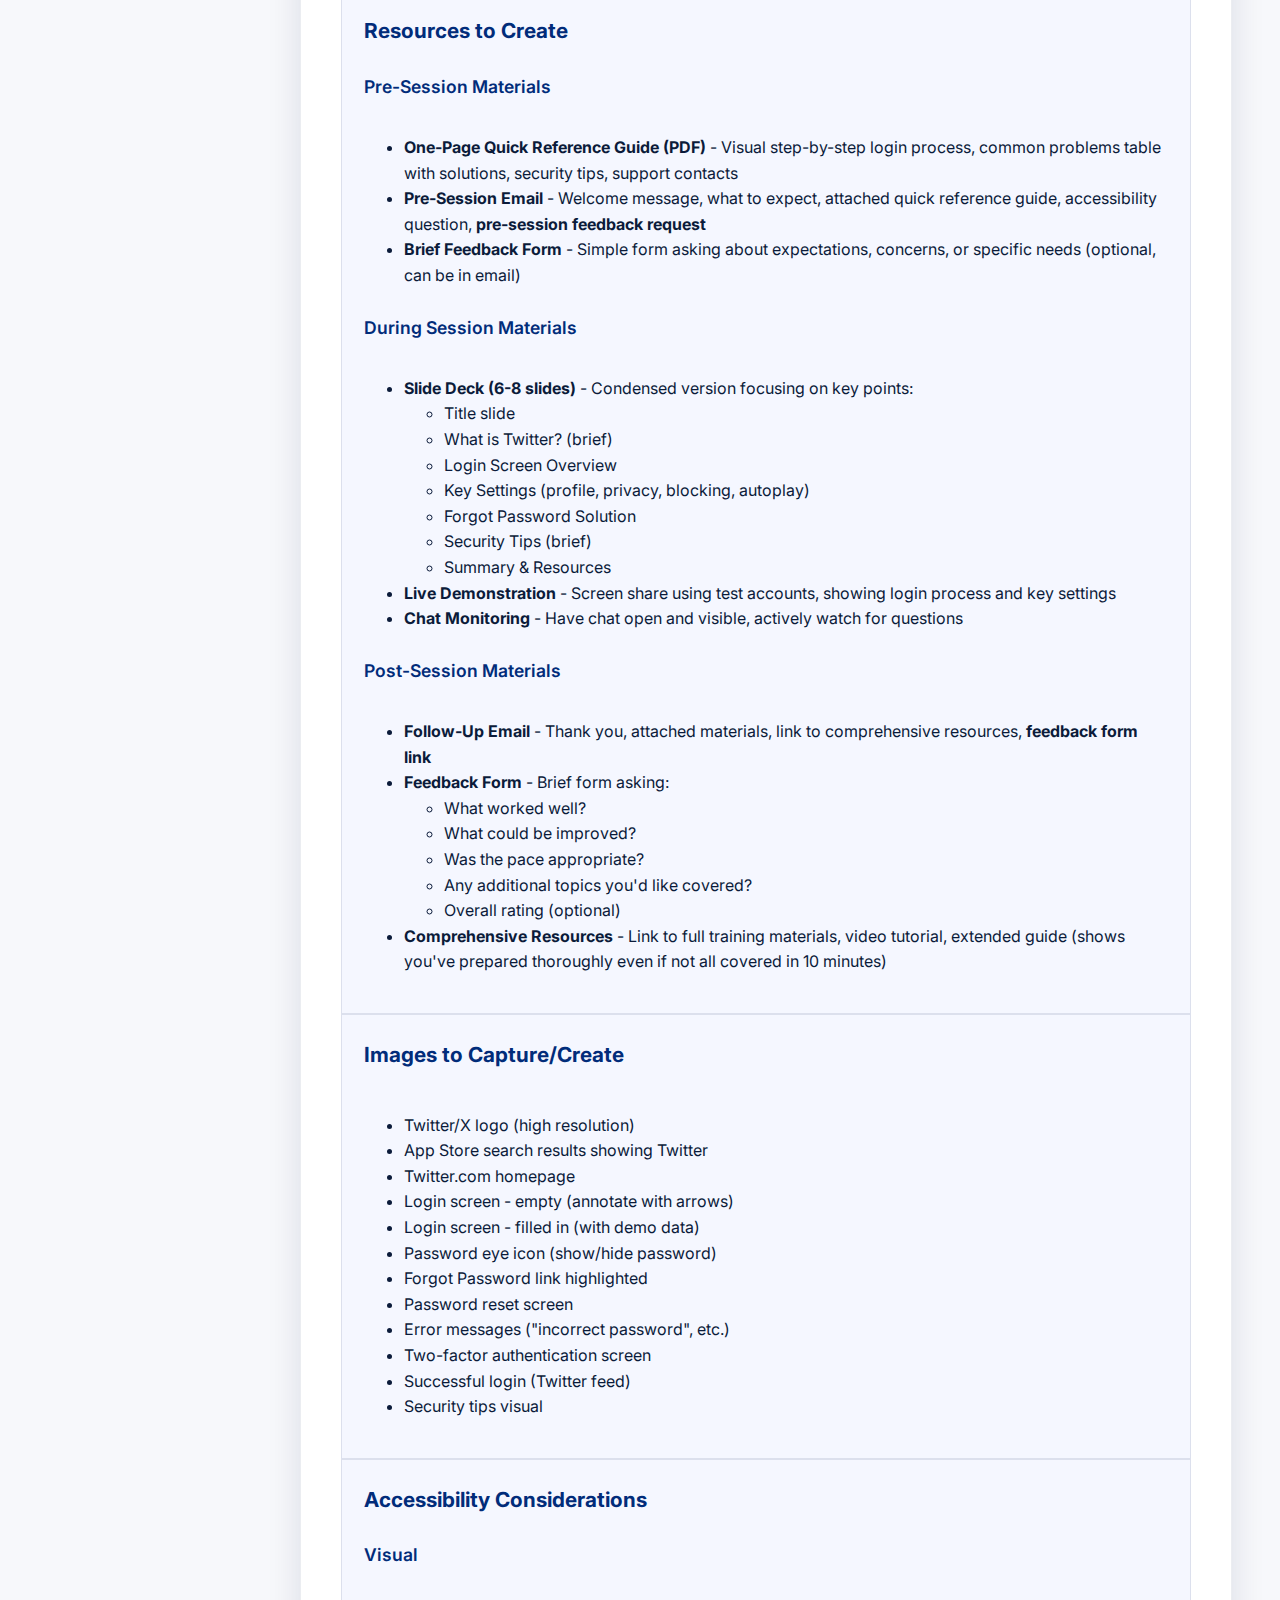
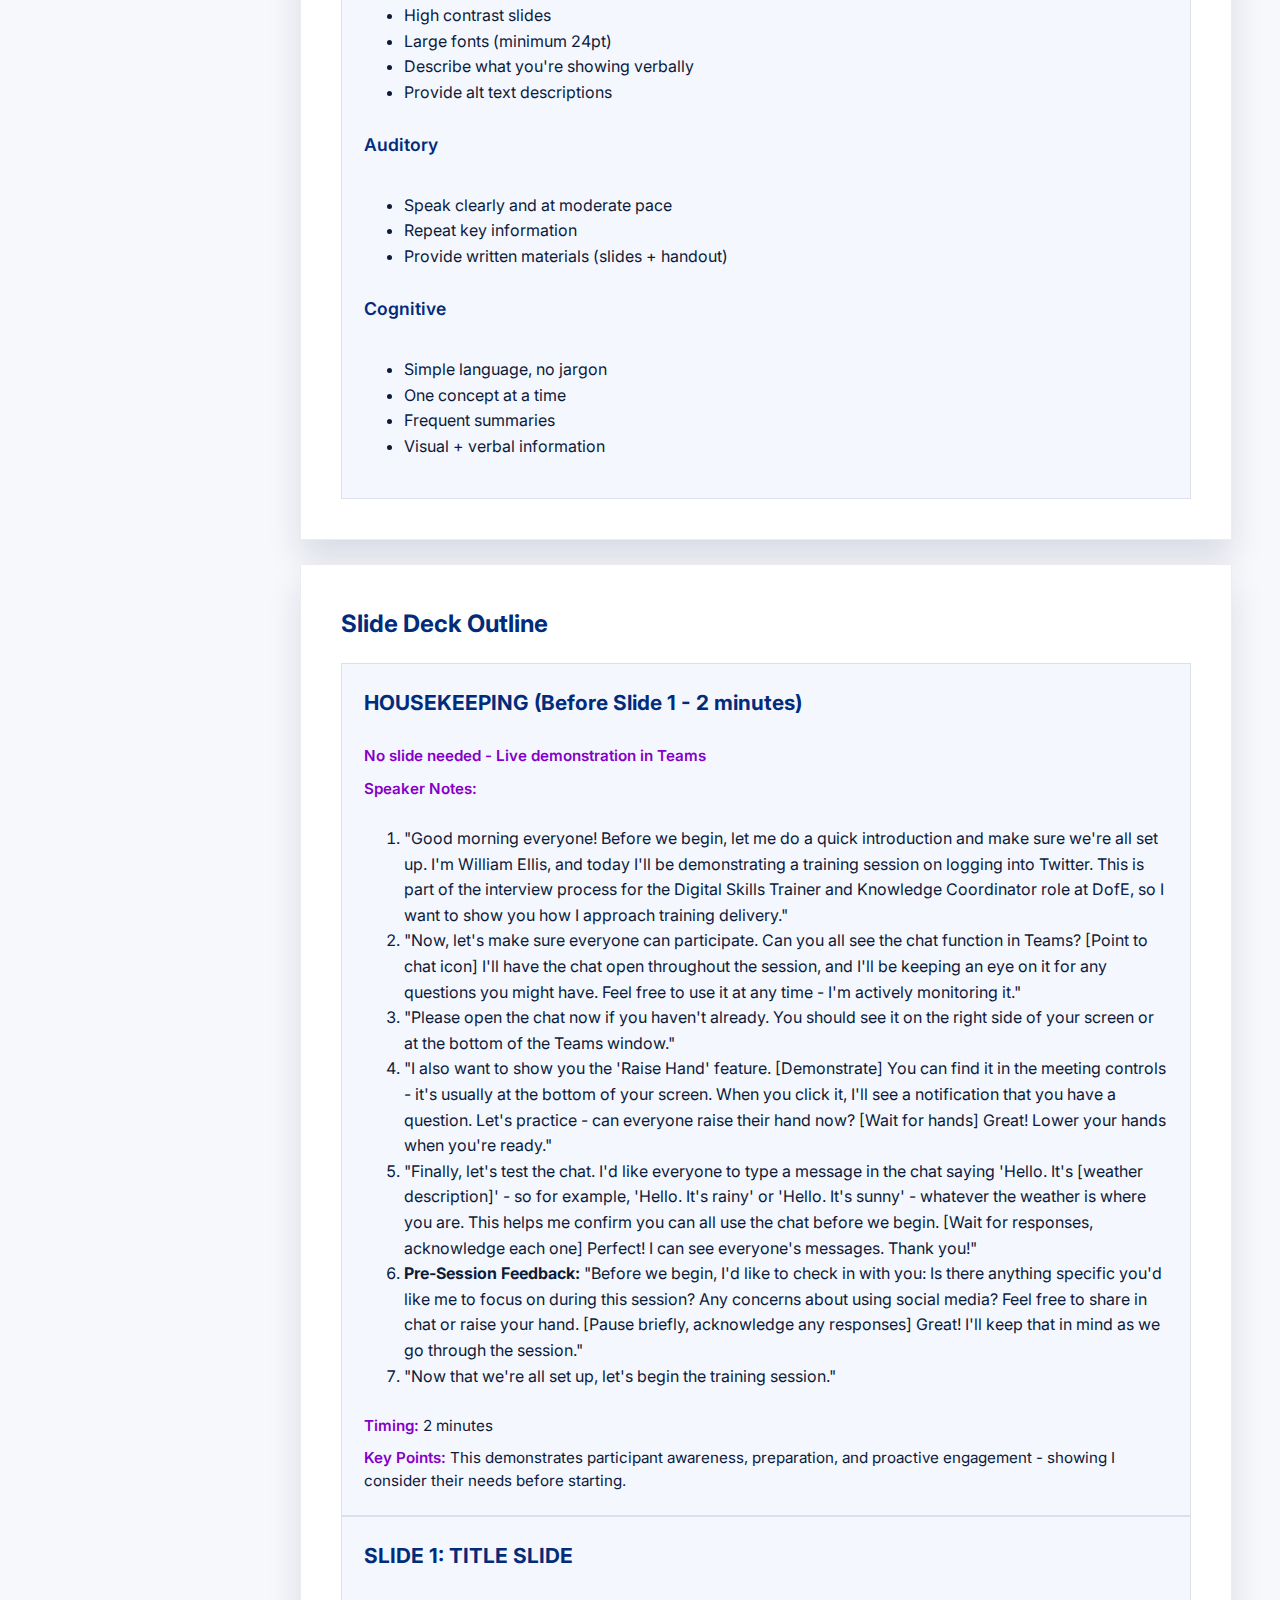
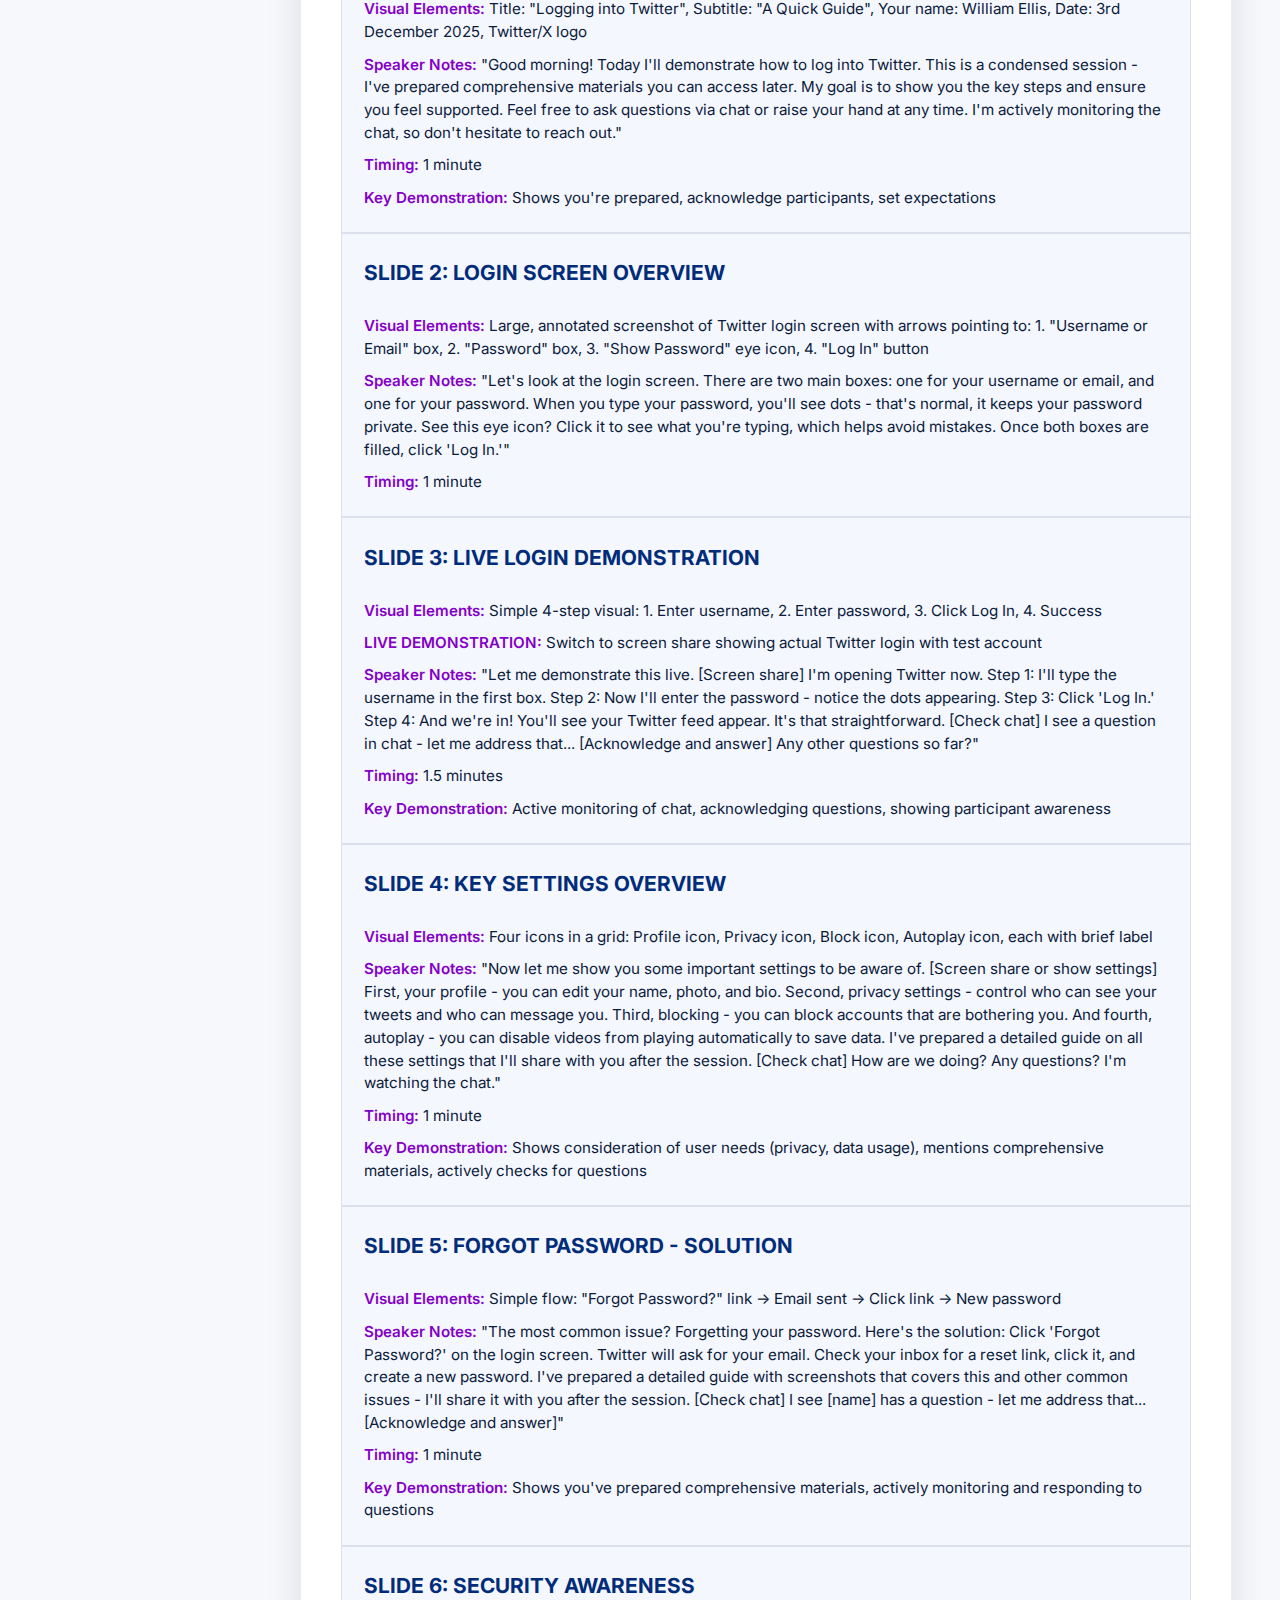
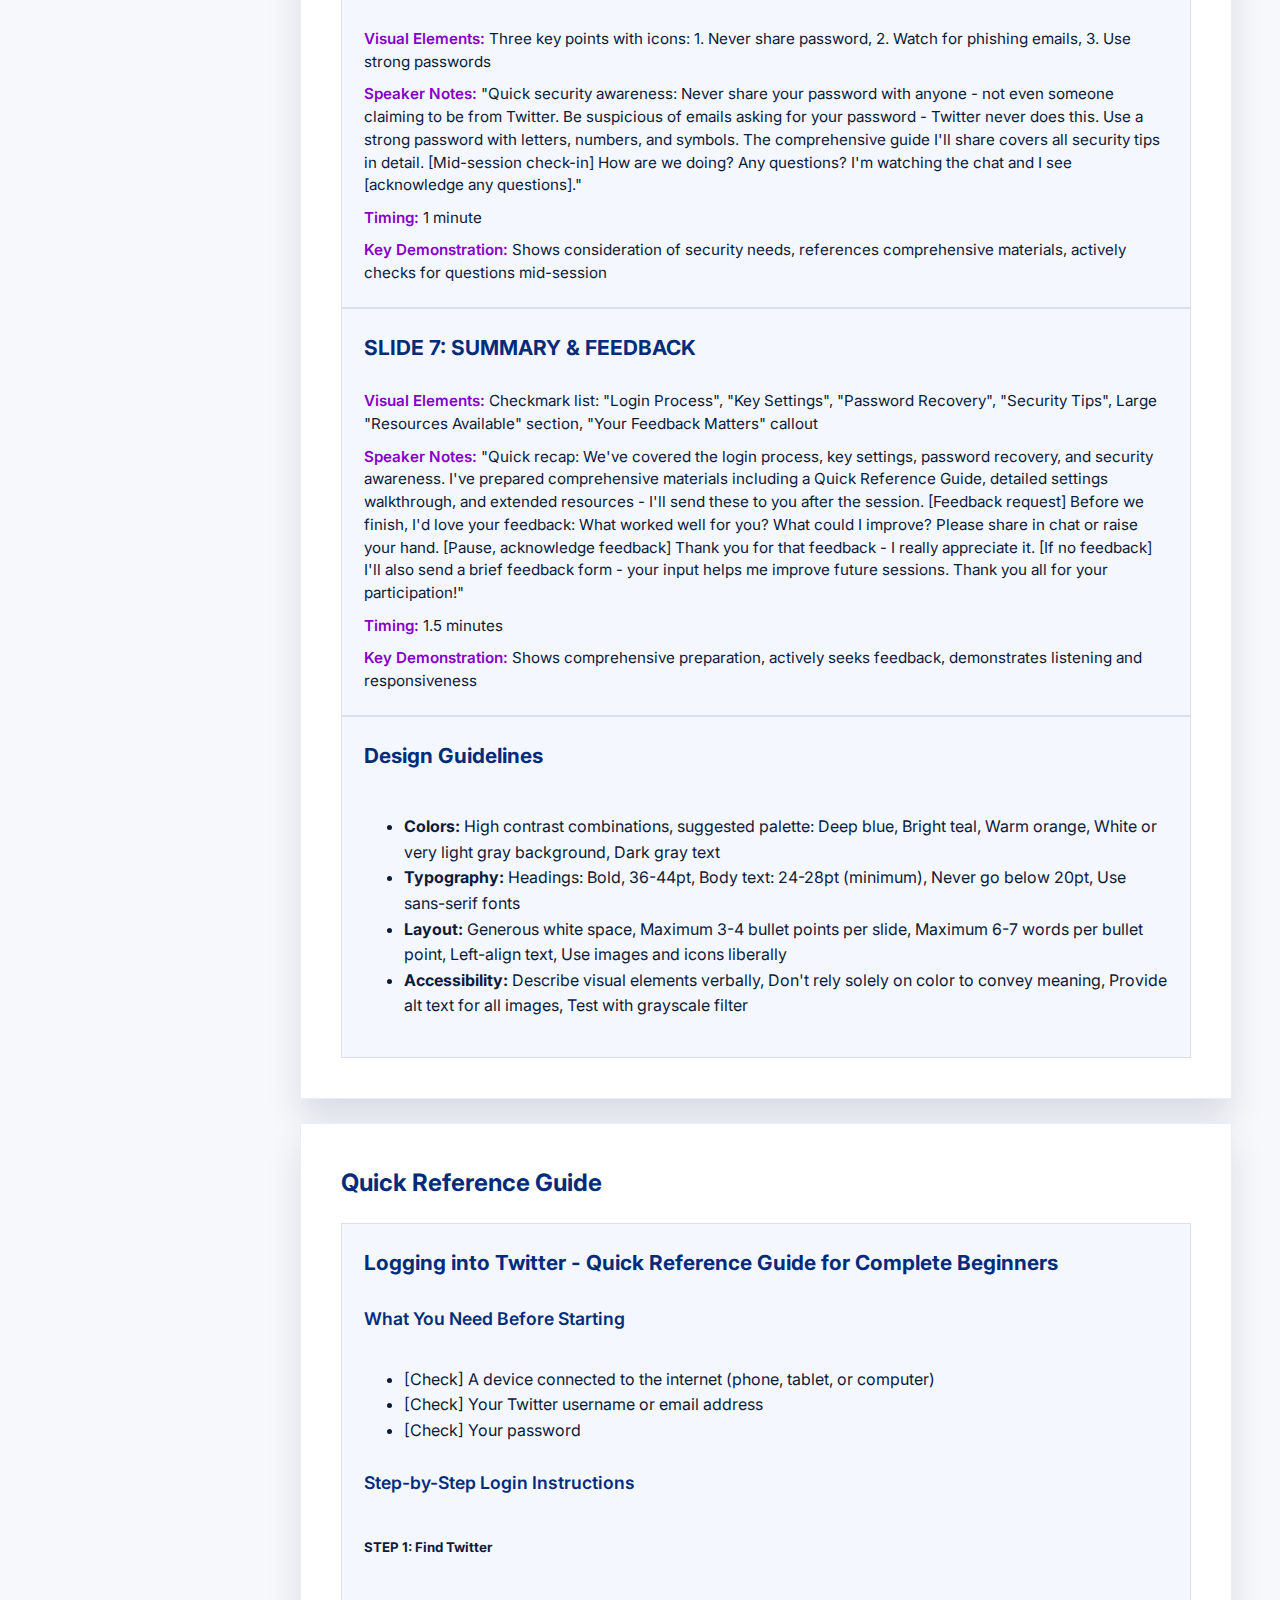
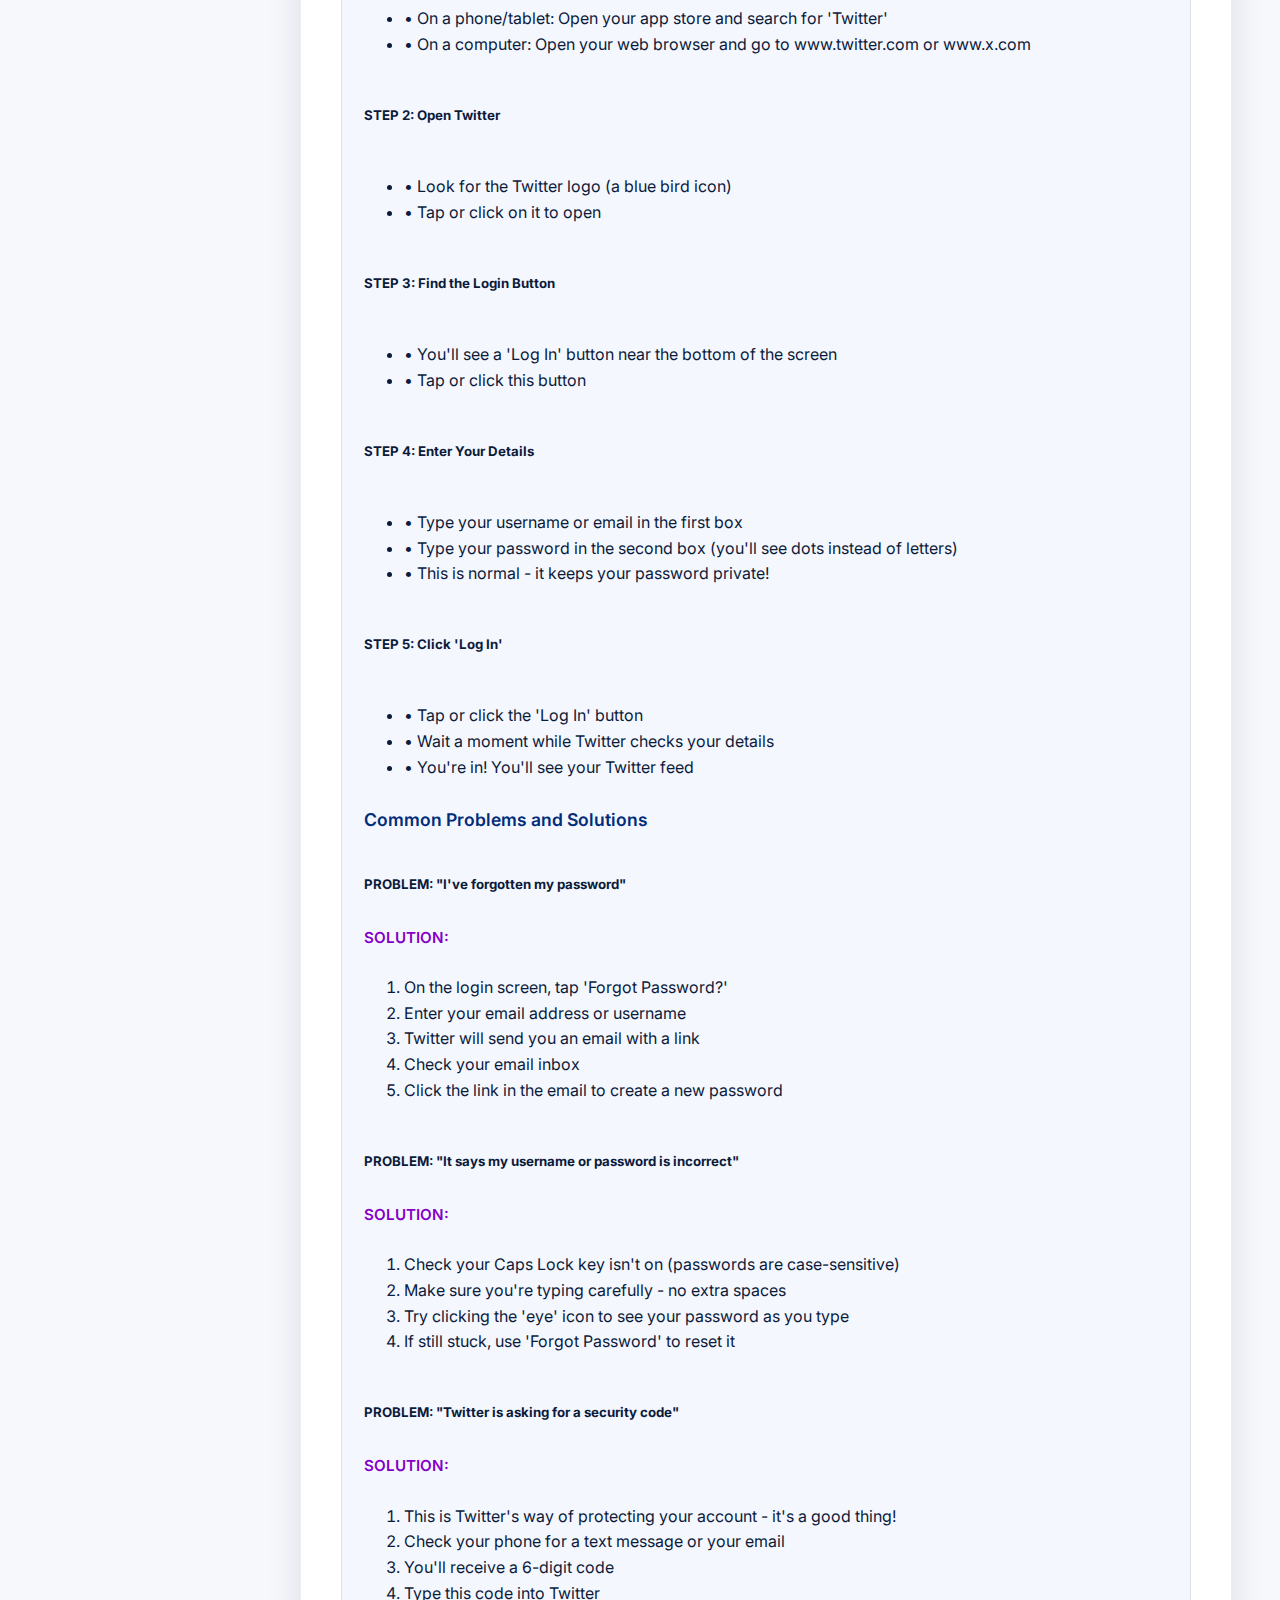
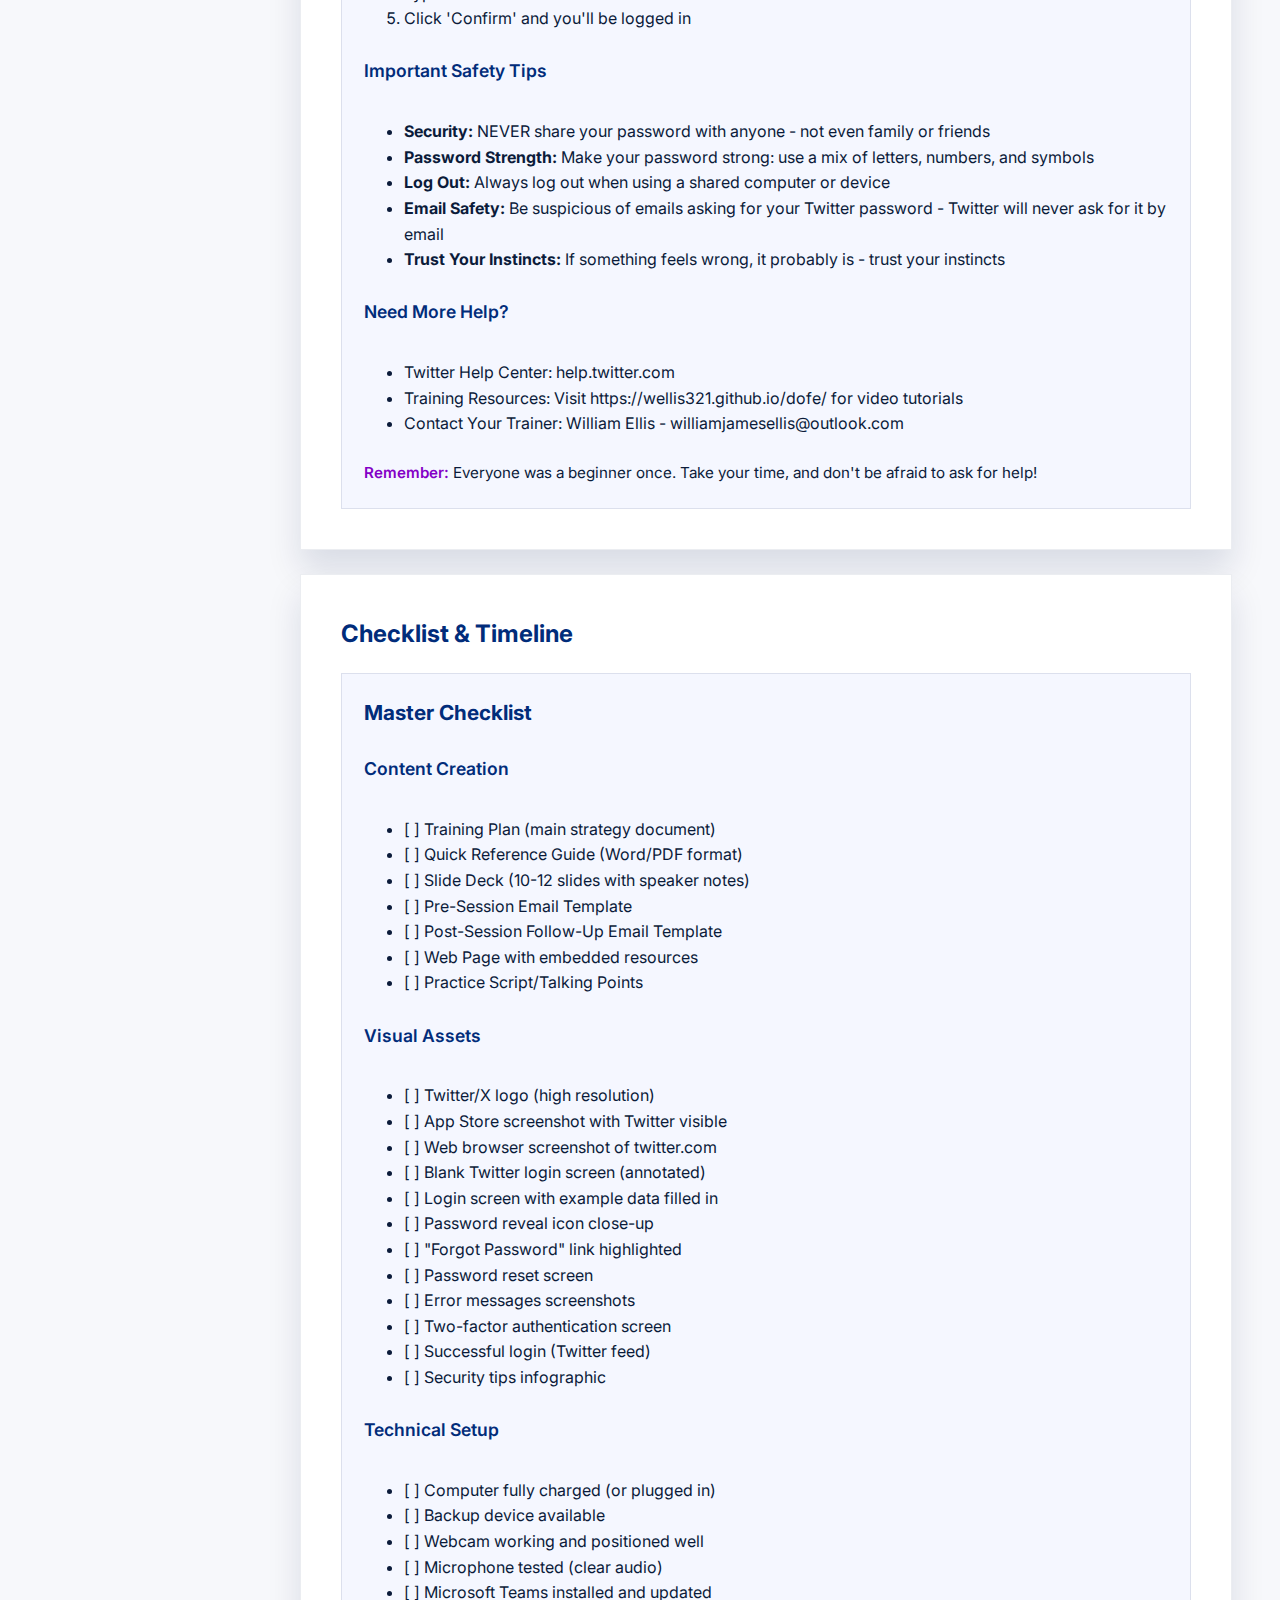
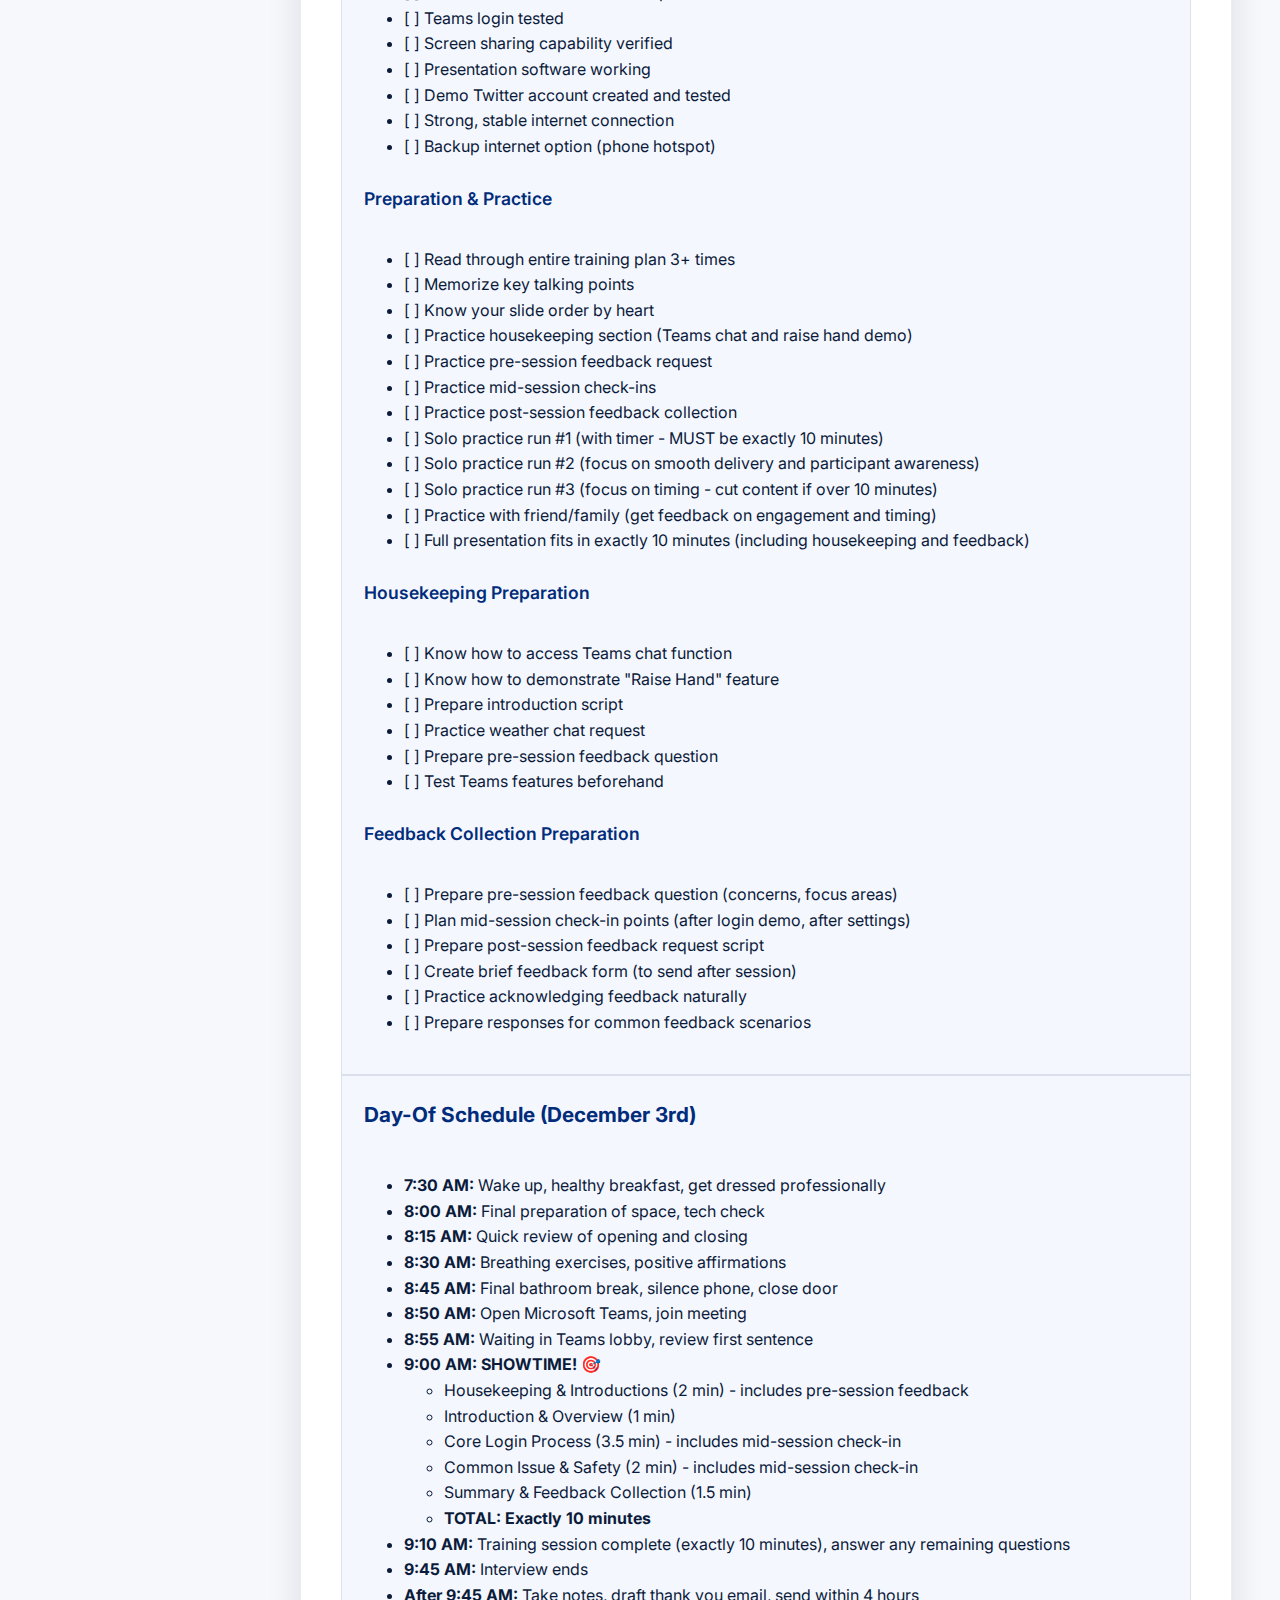
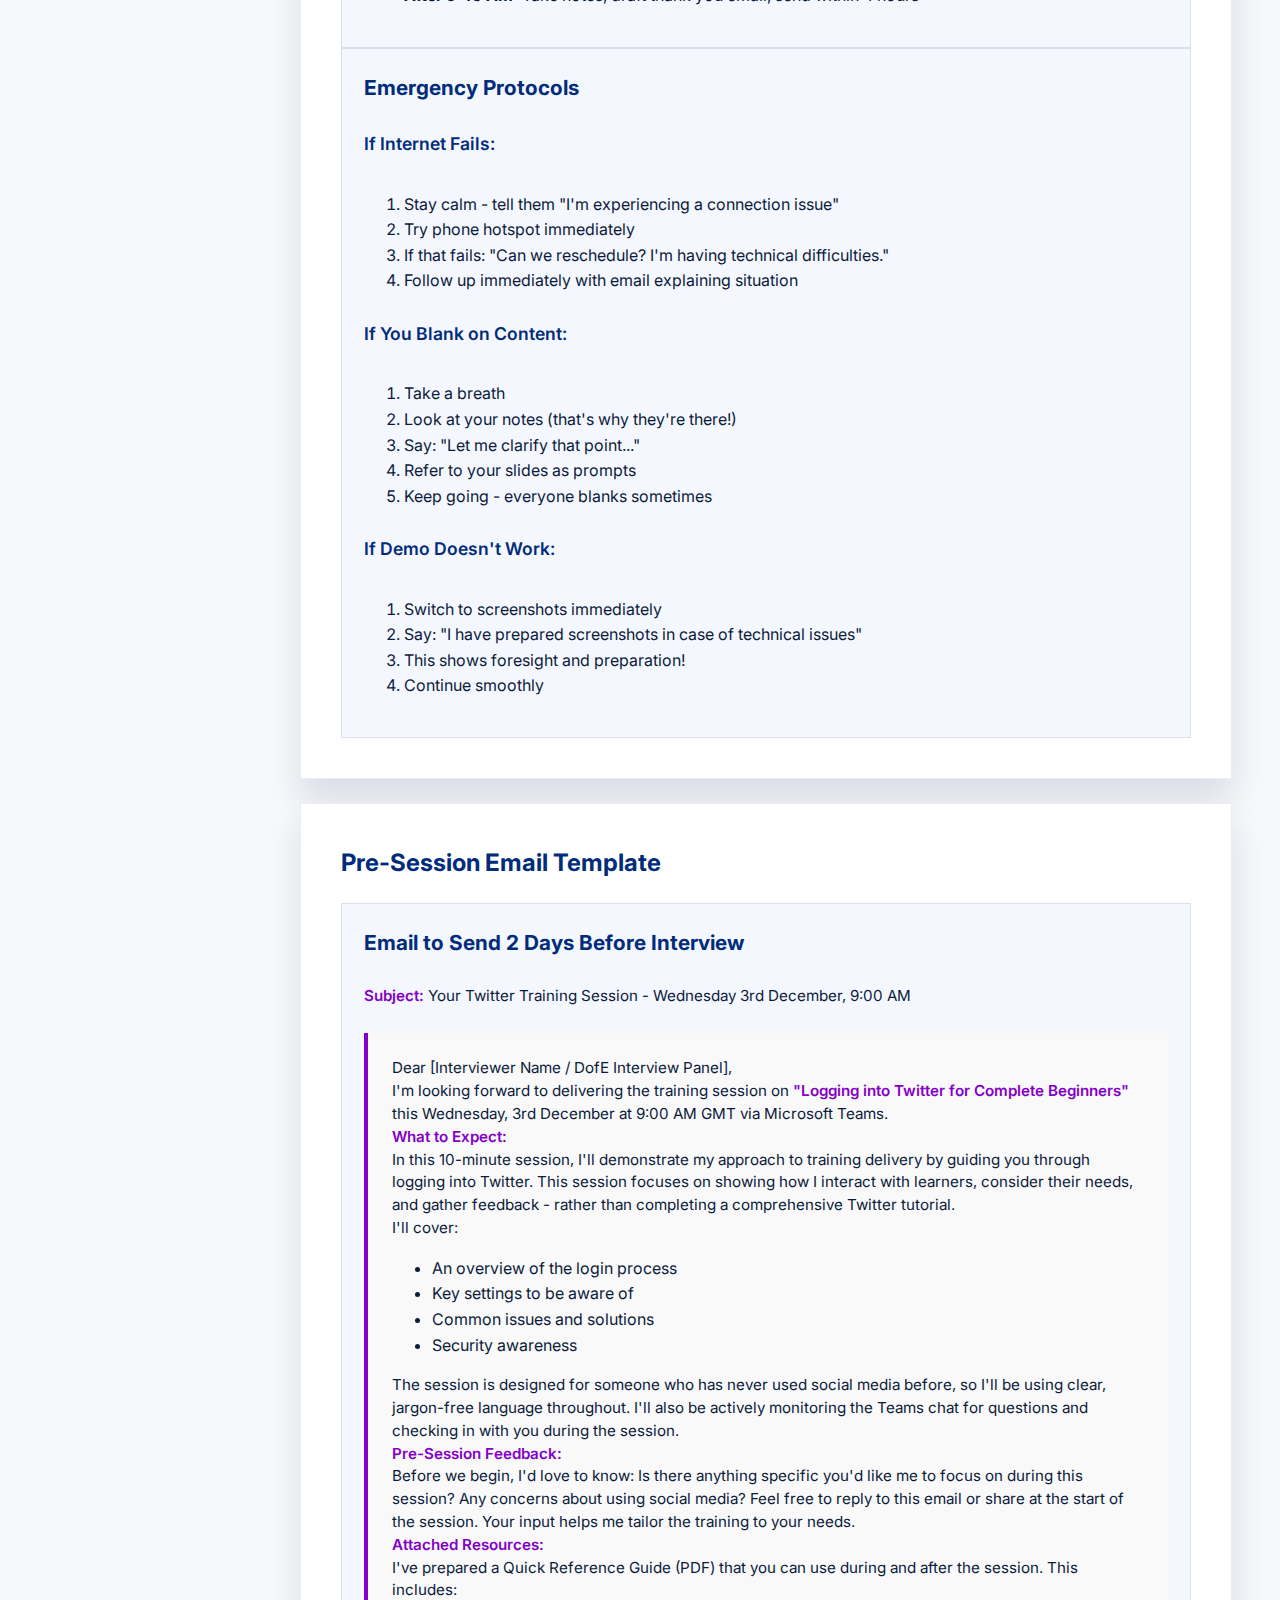
<file: training-session.html>
<!DOCTYPE html>
<html lang="en">

<head>
    <meta charset="UTF-8" />
    <meta name="viewport" content="width=device-width, initial-scale=1.0" />
    <meta name="robots" content="noindex, nofollow" />
    <title>Training Session Plan</title>
    <link rel="stylesheet" href="styles.css" />
</head>

<body>
    <header class="site-header">
        <nav class="navbar">
            <a class="logo" href="index.html">DofE Prep</a>
            <button class="menu-toggle" aria-label="Toggle navigation menu" aria-expanded="false">
                <span></span>
                <span></span>
                <span></span>
            </button>
            <div class="nav-overlay"></div>
            <div class="nav-links">
                <a href="index.html" class="nav-link">Home</a>
                <div class="nav-group">
                    <button class="nav-group-toggle" aria-expanded="false">About DofE</button>
                    <div class="nav-group-menu">
                        <a href="organisation.html" class="nav-group-link">Organisation</a>
                        <a href="projects.html" class="nav-group-link">Projects</a>
                        <a href="role.html" class="nav-group-link">Role</a>
                    </div>
                </div>
                <div class="nav-group">
                    <button class="nav-group-toggle" aria-expanded="false">Preparation</button>
                    <div class="nav-group-menu">
                        <a href="prep.html" class="nav-group-link">Prep</a>
                        <a href="documentation.html" class="nav-group-link">Documentation</a>
                        <a href="cv.html" class="nav-group-link">CV</a>
                        <a href="training.html" class="nav-group-link">Training</a>
                    </div>
                </div>
                <div class="nav-group">
                    <button class="nav-group-toggle active" aria-expanded="true">Interview Phase</button>
                    <div class="nav-group-menu">
                        <a href="second-interview.html" class="nav-group-link">Second Interview</a>
                        <a href="xapi-course-integration.html" class="nav-group-link">xAPI Course</a>
                        <a href="post-session-questionnaire.html" class="nav-group-link">Post-Session Questionnaire</a>
                    </div>
                </div>
            </div>
        </nav>
        <div class="hero">
            <p class="eyebrow">10-Minute Training Session</p>
            <h1>Logging into Twitter for Complete Beginners</h1>
            <p class="lead">
                Complete training plan, slide deck outline, quick reference guide, and preparation materials for the second interview training session.
            </p>
        </div>
    </header>

    <div class="content-wrapper">
        <aside class="sidebar-nav">
            <nav class="side-nav">
                <strong class="side-nav-title">Contents</strong>
                <a href="#overview" class="side-nav-link">Overview</a>
                <a href="#training-plan" class="side-nav-link">Training Plan</a>
                <a href="#slide-deck" class="side-nav-link">Slide Deck Outline</a>
                <a href="#quick-reference" class="side-nav-link">Quick Reference</a>
                <a href="#checklist" class="side-nav-link">Checklist & Timeline</a>
                <a href="#email-template" class="side-nav-link">Email Template</a>
            </nav>
        </aside>

        <main class="main-with-sidebar">
            <section class="panel" id="overview">
                <h2>Training Session Overview</h2>
                <div class="card">
                    <h3>Session Details</h3>
                    <ul>
                        <li><strong>Date:</strong> Wednesday, 3rd December 2025, 9:00 AM GMT</li>
                        <li><strong>Duration:</strong> 10 minutes</li>
                        <li><strong>Audience:</strong> Complete beginners who have never used social media</li>
                        <li><strong>Platform:</strong> Twitter/X (chosen for familiarity and relevance)</li>
                        <li><strong>Format:</strong> Virtual via Microsoft Teams</li>
                    </ul>
                </div>
                <div class="card">
                    <h3>What This Page Contains</h3>
                    <p>This comprehensive resource includes:</p>
                    <ul>
                        <li><strong>Training Plan</strong> - Complete strategy and session structure</li>
                        <li><strong>Slide Deck Outline</strong> - Detailed slide-by-slide breakdown with speaker notes</li>
                        <li><strong>Quick Reference Guide</strong> - One-page handout for participants</li>
                        <li><strong>Checklist & Timeline</strong> - Practical action plan and day-of schedule</li>
                        <li><strong>Email Template</strong> - Pre-session communication template</li>
                    </ul>
                </div>
                <div class="card" style="background: #012c7a; color: white; margin-top: 1.5rem;">
                    <h3 style="color: white;">Interactive xAPI Course Available</h3>
                    <p style="margin-bottom: 1rem;">
                        I've also created a complete interactive xAPI-enabled version of this training with Microsoft 365 integration options and automated certificate delivery.
                    </p>
                    <a href="xapi-course-integration.html" style="display: inline-block; background: white; color: #012c7a; padding: 0.75rem 1.5rem; border-radius: 50px; text-decoration: none; font-weight: bold;">
                        View xAPI Course & Integration Guide →
                    </a>
                </div>
                <div class="card">
                    <h3>Key Success Factors</h3>
                    <ul>
                        <li>Clear, jargon-free language</li>
                        <li>Visual demonstrations</li>
                        <li>Practical troubleshooting</li>
                        <li>Accessibility-first approach</li>
                        <li>Memorable takeaways</li>
                        <li>Security awareness from the start</li>
                    </ul>
                </div>
            </section>

            <section class="panel" id="training-plan">
                <h2>Training Plan</h2>

                <div class="card">
                    <h3>Session Structure (Exactly 10 minutes)</h3>
                    <p><strong>Focus:</strong> This session demonstrates training competency, participant awareness, and comprehensive preparation. The goal is to show how I interact with learners, consider their needs, and gather feedback - not to complete a full Twitter tutorial.</p>
                    <ol>
                        <li><strong>Housekeeping & Introductions (2 minutes)</strong>
                            <p>Before we begin, I'll ensure everyone can participate and gather initial feedback:</p>
                            <ul>
                                <li><strong>Introductions</strong> - Brief introduction of myself and the purpose: demonstrating training delivery as part of the interview process</li>
                                <li><strong>Who we are and why we're here</strong> - Context setting: this demonstrates training skills, not a comprehensive Twitter course</li>
                                <li><strong>Teams Chat Function</strong> - Show them where the chat is, ask them to open it, let them know I'll monitor it throughout</li>
                                <li><strong>Raise Hand Feature</strong> - Demonstrate and have them practice so I know they can use it</li>
                                <li><strong>Chat Practice</strong> - Ask them to type "Hello. It's [weather]" to confirm chat functionality</li>
                                <li><strong>Pre-Session Feedback</strong> - "Before we begin, is there anything specific you'd like me to focus on, or any concerns about using social media?" (Quick check-in via chat or hand raise)</li>
                            </ul>
                        </li>
                        <li><strong>Introduction & Overview (1 minute)</strong>
                            <p>"Today I'll demonstrate how to log into Twitter. This is a condensed session focused on the essentials - I've prepared comprehensive materials you can access later. My goal is to show you the key steps and ensure you feel supported. Feel free to ask questions via chat or raise your hand at any time."</p>
                        </li>
                        <li><strong>Core Login Process - Demonstration (3.5 minutes)</strong>
                            <p><strong>Focus on demonstrating training skills, not comprehensive coverage:</strong></p>
                            <ul>
                                <li><strong>Finding Twitter</strong> - Quick demonstration (30 seconds)</li>
                                <li><strong>Login Screen Overview</strong> - Show the key elements, explain briefly (1 minute)</li>
                                <li><strong>Login Demonstration</strong> - Use test account to show the process (1.5 minutes)</li>
                                <li><strong>Check for Understanding</strong> - "Any questions so far? I'm watching the chat." (30 seconds)</li>
                                <li><strong>Key Settings Overview</strong> - Quick overview of profile, privacy, blocking, autoplay settings (1 minute) - demonstrates consideration of user needs</li>
                            </ul>
                            <p><strong>During this section:</strong> Actively monitor chat, acknowledge questions, show I'm aware of participants</p>
                        </li>
                        <li><strong>Common Issue & Safety Focus (2 minutes)</strong>
                            <ul>
                                <li><strong>One Key Problem</strong> - "Forgot Password" - demonstrate the solution (1 minute)</li>
                                <li><strong>Security Awareness</strong> - Brief mention of phishing emails, password safety (30 seconds)</li>
                                <li><strong>Mid-Session Check-in</strong> - "How are we doing? Any questions? I see [name] has a question in chat..." (30 seconds)</li>
                            </ul>
                        </li>
                        <li><strong>Summary & Feedback Collection (1.5 minutes)</strong>
                            <ul>
                                <li><strong>Quick Recap</strong> - "We've covered the login process, key settings, and password recovery. I've prepared a Quick Reference Guide with all the details." (30 seconds)</li>
                                <li><strong>Resources Available</strong> - Mention comprehensive materials available (20 seconds)</li>
                                <li><strong>Feedback Request</strong> - "Before we finish, I'd love your feedback: What worked well? What could I improve? Please share in chat or raise your hand." (30 seconds)</li>
                                <li><strong>Acknowledge Feedback</strong> - Thank them, show I'm listening (20 seconds)</li>
                                <li><strong>Next Steps</strong> - "I'll send you the materials and a brief feedback form. Thank you for your participation!" (10 seconds)</li>
                            </ul>
                        </li>
                    </ol>
                    <p><strong>Key Demonstrations:</strong></p>
                    <ul>
                        <li>✓ Preparation (materials ready, test accounts set up)</li>
                        <li>✓ Participant awareness (monitoring chat, acknowledging questions)</li>
                        <li>✓ Consideration of needs (accessibility, different learning styles)</li>
                        <li>✓ Feedback collection (before, during, after)</li>
                        <li>✓ Professional delivery (pacing, clarity, engagement)</li>
                    </ul>
                </div>

                <div class="card">
                    <h3>Resources to Create</h3>
                    <h4>Pre-Session Materials</h4>
                    <ul>
                        <li><strong>One-Page Quick Reference Guide (PDF)</strong> - Visual step-by-step login process, common problems table with solutions, security tips, support contacts</li>
                        <li><strong>Pre-Session Email</strong> - Welcome message, what to expect, attached quick reference guide, accessibility question, <strong>pre-session feedback request</strong></li>
                        <li><strong>Brief Feedback Form</strong> - Simple form asking about expectations, concerns, or specific needs (optional, can be in email)</li>
                    </ul>
                    <h4>During Session Materials</h4>
                    <ul>
                        <li><strong>Slide Deck (6-8 slides)</strong> - Condensed version focusing on key points:
                            <ul>
                                <li>Title slide</li>
                                <li>What is Twitter? (brief)</li>
                                <li>Login Screen Overview</li>
                                <li>Key Settings (profile, privacy, blocking, autoplay)</li>
                                <li>Forgot Password Solution</li>
                                <li>Security Tips (brief)</li>
                                <li>Summary & Resources</li>
                            </ul>
                        </li>
                        <li><strong>Live Demonstration</strong> - Screen share using test accounts, showing login process and key settings</li>
                        <li><strong>Chat Monitoring</strong> - Have chat open and visible, actively watch for questions</li>
                    </ul>
                    <h4>Post-Session Materials</h4>
                    <ul>
                        <li><strong>Follow-Up Email</strong> - Thank you, attached materials, link to comprehensive resources, <strong>feedback form link</strong></li>
                        <li><strong>Feedback Form</strong> - Brief form asking:
                            <ul>
                                <li>What worked well?</li>
                                <li>What could be improved?</li>
                                <li>Was the pace appropriate?</li>
                                <li>Any additional topics you'd like covered?</li>
                                <li>Overall rating (optional)</li>
                            </ul>
                        </li>
                        <li><strong>Comprehensive Resources</strong> - Link to full training materials, video tutorial, extended guide (shows you've prepared thoroughly even if not all covered in 10 minutes)</li>
                    </ul>
                </div>

                <div class="card">
                    <h3>Images to Capture/Create</h3>
                    <ul>
                        <li>Twitter/X logo (high resolution)</li>
                        <li>App Store search results showing Twitter</li>
                        <li>Twitter.com homepage</li>
                        <li>Login screen - empty (annotate with arrows)</li>
                        <li>Login screen - filled in (with demo data)</li>
                        <li>Password eye icon (show/hide password)</li>
                        <li>Forgot Password link highlighted</li>
                        <li>Password reset screen</li>
                        <li>Error messages ("incorrect password", etc.)</li>
                        <li>Two-factor authentication screen</li>
                        <li>Successful login (Twitter feed)</li>
                        <li>Security tips visual</li>
                    </ul>
                </div>

                <div class="card">
                    <h3>Accessibility Considerations</h3>
                    <h4>Visual</h4>
                    <ul>
                        <li>High contrast slides</li>
                        <li>Large fonts (minimum 24pt)</li>
                        <li>Describe what you're showing verbally</li>
                        <li>Provide alt text descriptions</li>
                    </ul>
                    <h4>Auditory</h4>
                    <ul>
                        <li>Speak clearly and at moderate pace</li>
                        <li>Repeat key information</li>
                        <li>Provide written materials (slides + handout)</li>
                    </ul>
                    <h4>Cognitive</h4>
                    <ul>
                        <li>Simple language, no jargon</li>
                        <li>One concept at a time</li>
                        <li>Frequent summaries</li>
                        <li>Visual + verbal information</li>
                    </ul>
                </div>
            </section>

            <section class="panel" id="slide-deck">
                <h2>Slide Deck Outline</h2>

                <div class="card">
                    <h3>HOUSEKEEPING (Before Slide 1 - 2 minutes)</h3>
                    <p><strong>No slide needed - Live demonstration in Teams</strong></p>
                    <p><strong>Speaker Notes:</strong></p>
                    <ol>
                        <li>"Good morning everyone! Before we begin, let me do a quick introduction and make sure we're all set up. I'm William Ellis, and today I'll be demonstrating a training session on logging into Twitter. This is part of the interview process for the Digital Skills Trainer and Knowledge Coordinator role at DofE, so I want to show you how I approach training delivery."</li>
                        <li>"Now, let's make sure everyone can participate. Can you all see the chat function in Teams? [Point to chat icon] I'll have the chat open throughout the session, and I'll be keeping an eye on it for any questions you might have. Feel free to use it at any time - I'm actively monitoring it."</li>
                        <li>"Please open the chat now if you haven't already. You should see it on the right side of your screen or at the bottom of the Teams window."</li>
                        <li>"I also want to show you the 'Raise Hand' feature. [Demonstrate] You can find it in the meeting controls - it's usually at the bottom of your screen. When you click it, I'll see a notification that you have a question. Let's practice - can everyone raise their hand now? [Wait for hands] Great! Lower your hands when you're ready."</li>
                        <li>"Finally, let's test the chat. I'd like everyone to type a message in the chat saying 'Hello. It's [weather description]' - so for example, 'Hello. It's rainy' or 'Hello. It's sunny' - whatever the weather is where you are. This helps me confirm you can all use the chat before we begin. [Wait for responses, acknowledge each one] Perfect! I can see everyone's messages. Thank you!"</li>
                        <li><strong>Pre-Session Feedback:</strong> "Before we begin, I'd like to check in with you: Is there anything specific you'd like me to focus on during this session? Any concerns about using social media? Feel free to share in chat or raise your hand. [Pause briefly, acknowledge any responses] Great! I'll keep that in mind as we go through the session."</li>
                        <li>"Now that we're all set up, let's begin the training session."</li>
                    </ol>
                    <p><strong>Timing:</strong> 2 minutes</p>
                    <p><strong>Key Points:</strong> This demonstrates participant awareness, preparation, and proactive engagement - showing I consider their needs before starting.</p>
                </div>

                <div class="card">
                    <h3>SLIDE 1: TITLE SLIDE</h3>
                    <p><strong>Visual Elements:</strong> Title: "Logging into Twitter", Subtitle: "A Quick Guide", Your name: William Ellis, Date: 3rd December 2025, Twitter/X logo</p>
                    <p><strong>Speaker Notes:</strong> "Good morning! Today I'll demonstrate how to log into Twitter. This is a condensed session - I've prepared comprehensive materials you can access later. My goal is to show you the key steps and ensure you feel supported. Feel free to ask questions via chat or raise your hand at any time. I'm actively monitoring the chat, so don't hesitate to reach out."</p>
                    <p><strong>Timing:</strong> 1 minute</p>
                    <p><strong>Key Demonstration:</strong> Shows you're prepared, acknowledge participants, set expectations</p>
                </div>

                <div class="card">
                    <h3>SLIDE 2: LOGIN SCREEN OVERVIEW</h3>
                    <p><strong>Visual Elements:</strong> Large, annotated screenshot of Twitter login screen with arrows pointing to: 1. "Username or Email" box, 2. "Password" box, 3. "Show Password" eye icon, 4. "Log In" button</p>
                    <p><strong>Speaker Notes:</strong> "Let's look at the login screen. There are two main boxes: one for your username or email, and one for your password. When you type your password, you'll see dots - that's normal, it keeps your password private. See this eye icon? Click it to see what you're typing, which helps avoid mistakes. Once both boxes are filled, click 'Log In.'"</p>
                    <p><strong>Timing:</strong> 1 minute</p>
                </div>

                <div class="card">
                    <h3>SLIDE 3: LIVE LOGIN DEMONSTRATION</h3>
                    <p><strong>Visual Elements:</strong> Simple 4-step visual: 1. Enter username, 2. Enter password, 3. Click Log In, 4. Success</p>
                    <p><strong>LIVE DEMONSTRATION:</strong> Switch to screen share showing actual Twitter login with test account</p>
                    <p><strong>Speaker Notes:</strong> "Let me demonstrate this live. [Screen share] I'm opening Twitter now. Step 1: I'll type the username in the first box. Step 2: Now I'll enter the password - notice the dots appearing. Step 3: Click 'Log In.' Step 4: And we're in! You'll see your Twitter feed appear. It's that straightforward. [Check chat] I see a question in chat - let me address that... [Acknowledge and answer] Any other questions so far?"</p>
                    <p><strong>Timing:</strong> 1.5 minutes</p>
                    <p><strong>Key Demonstration:</strong> Active monitoring of chat, acknowledging questions, showing participant awareness</p>
                </div>

                <div class="card">
                    <h3>SLIDE 4: KEY SETTINGS OVERVIEW</h3>
                    <p><strong>Visual Elements:</strong> Four icons in a grid: Profile icon, Privacy icon, Block icon, Autoplay icon, each with brief label</p>
                    <p><strong>Speaker Notes:</strong> "Now let me show you some important settings to be aware of. [Screen share or show settings] First, your profile - you can edit your name, photo, and bio. Second, privacy settings - control who can see your tweets and who can message you. Third, blocking - you can block accounts that are bothering you. And fourth, autoplay - you can disable videos from playing automatically to save data. I've prepared a detailed guide on all these settings that I'll share with you after the session. [Check chat] How are we doing? Any questions? I'm watching the chat."</p>
                    <p><strong>Timing:</strong> 1 minute</p>
                    <p><strong>Key Demonstration:</strong> Shows consideration of user needs (privacy, data usage), mentions comprehensive materials, actively checks for questions</p>
                </div>

                <div class="card">
                    <h3>SLIDE 5: FORGOT PASSWORD - SOLUTION</h3>
                    <p><strong>Visual Elements:</strong> Simple flow: "Forgot Password?" link → Email sent → Click link → New password</p>
                    <p><strong>Speaker Notes:</strong> "The most common issue? Forgetting your password. Here's the solution: Click 'Forgot Password?' on the login screen. Twitter will ask for your email. Check your inbox for a reset link, click it, and create a new password. I've prepared a detailed guide with screenshots that covers this and other common issues - I'll share it with you after the session. [Check chat] I see [name] has a question - let me address that... [Acknowledge and answer]"</p>
                    <p><strong>Timing:</strong> 1 minute</p>
                    <p><strong>Key Demonstration:</strong> Shows you've prepared comprehensive materials, actively monitoring and responding to questions</p>
                </div>

                <div class="card">
                    <h3>SLIDE 6: SECURITY AWARENESS</h3>
                    <p><strong>Visual Elements:</strong> Three key points with icons: 1. Never share password, 2. Watch for phishing emails, 3. Use strong passwords</p>
                    <p><strong>Speaker Notes:</strong> "Quick security awareness: Never share your password with anyone - not even someone claiming to be from Twitter. Be suspicious of emails asking for your password - Twitter never does this. Use a strong password with letters, numbers, and symbols. The comprehensive guide I'll share covers all security tips in detail. [Mid-session check-in] How are we doing? Any questions? I'm watching the chat and I see [acknowledge any questions]."</p>
                    <p><strong>Timing:</strong> 1 minute</p>
                    <p><strong>Key Demonstration:</strong> Shows consideration of security needs, references comprehensive materials, actively checks for questions mid-session</p>
                </div>

                <div class="card">
                    <h3>SLIDE 7: SUMMARY & FEEDBACK</h3>
                    <p><strong>Visual Elements:</strong> Checkmark list: "Login Process", "Key Settings", "Password Recovery", "Security Tips", Large "Resources Available" section, "Your Feedback Matters" callout</p>
                    <p><strong>Speaker Notes:</strong> "Quick recap: We've covered the login process, key settings, password recovery, and security awareness. I've prepared comprehensive materials including a Quick Reference Guide, detailed settings walkthrough, and extended resources - I'll send these to you after the session. [Feedback request] Before we finish, I'd love your feedback: What worked well for you? What could I improve? Please share in chat or raise your hand. [Pause, acknowledge feedback] Thank you for that feedback - I really appreciate it. [If no feedback] I'll also send a brief feedback form - your input helps me improve future sessions. Thank you all for your participation!"</p>
                    <p><strong>Timing:</strong> 1.5 minutes</p>
                    <p><strong>Key Demonstration:</strong> Shows comprehensive preparation, actively seeks feedback, demonstrates listening and responsiveness</p>
                </div>

                <div class="card">
                    <h3>Design Guidelines</h3>
                    <ul>
                        <li><strong>Colors:</strong> High contrast combinations, suggested palette: Deep blue, Bright teal, Warm orange, White or very light gray background, Dark gray text</li>
                        <li><strong>Typography:</strong> Headings: Bold, 36-44pt, Body text: 24-28pt (minimum), Never go below 20pt, Use sans-serif fonts</li>
                        <li><strong>Layout:</strong> Generous white space, Maximum 3-4 bullet points per slide, Maximum 6-7 words per bullet point, Left-align text, Use images and icons liberally</li>
                        <li><strong>Accessibility:</strong> Describe visual elements verbally, Don't rely solely on color to convey meaning, Provide alt text for all images, Test with grayscale filter</li>
                    </ul>
                </div>
            </section>

            <section class="panel" id="quick-reference">
                <h2>Quick Reference Guide</h2>
                <div class="card">
                    <h3>Logging into Twitter - Quick Reference Guide for Complete Beginners</h3>

                    <h4>What You Need Before Starting</h4>
                    <ul>
                        <li>[Check] A device connected to the internet (phone, tablet, or computer)</li>
                        <li>[Check] Your Twitter username or email address</li>
                        <li>[Check] Your password</li>
                    </ul>

                    <h4>Step-by-Step Login Instructions</h4>
                    <h5>STEP 1: Find Twitter</h5>
                    <ul>
                        <li>• On a phone/tablet: Open your app store and search for 'Twitter'</li>
                        <li>• On a computer: Open your web browser and go to www.twitter.com or www.x.com</li>
                    </ul>

                    <h5>STEP 2: Open Twitter</h5>
                    <ul>
                        <li>• Look for the Twitter logo (a blue bird icon)</li>
                        <li>• Tap or click on it to open</li>
                    </ul>

                    <h5>STEP 3: Find the Login Button</h5>
                    <ul>
                        <li>• You'll see a 'Log In' button near the bottom of the screen</li>
                        <li>• Tap or click this button</li>
                    </ul>

                    <h5>STEP 4: Enter Your Details</h5>
                    <ul>
                        <li>• Type your username or email in the first box</li>
                        <li>• Type your password in the second box (you'll see dots instead of letters)</li>
                        <li>• This is normal - it keeps your password private!</li>
                    </ul>

                    <h5>STEP 5: Click 'Log In'</h5>
                    <ul>
                        <li>• Tap or click the 'Log In' button</li>
                        <li>• Wait a moment while Twitter checks your details</li>
                        <li>• You're in! You'll see your Twitter feed</li>
                    </ul>

                    <h4>Common Problems and Solutions</h4>

                    <h5>PROBLEM: "I've forgotten my password"</h5>
                    <p><strong>SOLUTION:</strong></p>
                    <ol>
                        <li>On the login screen, tap 'Forgot Password?'</li>
                        <li>Enter your email address or username</li>
                        <li>Twitter will send you an email with a link</li>
                        <li>Check your email inbox</li>
                        <li>Click the link in the email to create a new password</li>
                    </ol>

                    <h5>PROBLEM: "It says my username or password is incorrect"</h5>
                    <p><strong>SOLUTION:</strong></p>
                    <ol>
                        <li>Check your Caps Lock key isn't on (passwords are case-sensitive)</li>
                        <li>Make sure you're typing carefully - no extra spaces</li>
                        <li>Try clicking the 'eye' icon to see your password as you type</li>
                        <li>If still stuck, use 'Forgot Password' to reset it</li>
                    </ol>

                    <h5>PROBLEM: "Twitter is asking for a security code"</h5>
                    <p><strong>SOLUTION:</strong></p>
                    <ol>
                        <li>This is Twitter's way of protecting your account - it's a good thing!</li>
                        <li>Check your phone for a text message or your email</li>
                        <li>You'll receive a 6-digit code</li>
                        <li>Type this code into Twitter</li>
                        <li>Click 'Confirm' and you'll be logged in</li>
                    </ol>

                    <h4>Important Safety Tips</h4>
                    <ul>
                        <li><strong>Security:</strong> NEVER share your password with anyone - not even family or friends</li>
                        <li><strong>Password Strength:</strong> Make your password strong: use a mix of letters, numbers, and symbols</li>
                        <li><strong>Log Out:</strong> Always log out when using a shared computer or device</li>
                        <li><strong>Email Safety:</strong> Be suspicious of emails asking for your Twitter password - Twitter will never ask for it by email</li>
                        <li><strong>Trust Your Instincts:</strong> If something feels wrong, it probably is - trust your instincts</li>
                    </ul>

                    <h4>Need More Help?</h4>
                    <ul>
                        <li>Twitter Help Center: help.twitter.com</li>
                        <li>Training Resources: Visit https://wellis321.github.io/dofe/ for video tutorials</li>
                        <li>Contact Your Trainer: William Ellis - williamjamesellis@outlook.com</li>
                    </ul>

                    <p><strong>Remember:</strong> Everyone was a beginner once. Take your time, and don't be afraid to ask for help!</p>
                </div>
            </section>

            <section class="panel" id="checklist">
                <h2>Checklist & Timeline</h2>

                <div class="card">
                    <h3>Master Checklist</h3>
                    <h4>Content Creation</h4>
                    <ul>
                        <li>[ ] Training Plan (main strategy document)</li>
                        <li>[ ] Quick Reference Guide (Word/PDF format)</li>
                        <li>[ ] Slide Deck (10-12 slides with speaker notes)</li>
                        <li>[ ] Pre-Session Email Template</li>
                        <li>[ ] Post-Session Follow-Up Email Template</li>
                        <li>[ ] Web Page with embedded resources</li>
                        <li>[ ] Practice Script/Talking Points</li>
                    </ul>

                    <h4>Visual Assets</h4>
                    <ul>
                        <li>[ ] Twitter/X logo (high resolution)</li>
                        <li>[ ] App Store screenshot with Twitter visible</li>
                        <li>[ ] Web browser screenshot of twitter.com</li>
                        <li>[ ] Blank Twitter login screen (annotated)</li>
                        <li>[ ] Login screen with example data filled in</li>
                        <li>[ ] Password reveal icon close-up</li>
                        <li>[ ] "Forgot Password" link highlighted</li>
                        <li>[ ] Password reset screen</li>
                        <li>[ ] Error messages screenshots</li>
                        <li>[ ] Two-factor authentication screen</li>
                        <li>[ ] Successful login (Twitter feed)</li>
                        <li>[ ] Security tips infographic</li>
                    </ul>

                    <h4>Technical Setup</h4>
                    <ul>
                        <li>[ ] Computer fully charged (or plugged in)</li>
                        <li>[ ] Backup device available</li>
                        <li>[ ] Webcam working and positioned well</li>
                        <li>[ ] Microphone tested (clear audio)</li>
                        <li>[ ] Microsoft Teams installed and updated</li>
                        <li>[ ] Teams login tested</li>
                        <li>[ ] Screen sharing capability verified</li>
                        <li>[ ] Presentation software working</li>
                        <li>[ ] Demo Twitter account created and tested</li>
                        <li>[ ] Strong, stable internet connection</li>
                        <li>[ ] Backup internet option (phone hotspot)</li>
                    </ul>

                    <h4>Preparation & Practice</h4>
                    <ul>
                        <li>[ ] Read through entire training plan 3+ times</li>
                        <li>[ ] Memorize key talking points</li>
                        <li>[ ] Know your slide order by heart</li>
                        <li>[ ] Practice housekeeping section (Teams chat and raise hand demo)</li>
                        <li>[ ] Practice pre-session feedback request</li>
                        <li>[ ] Practice mid-session check-ins</li>
                        <li>[ ] Practice post-session feedback collection</li>
                        <li>[ ] Solo practice run #1 (with timer - MUST be exactly 10 minutes)</li>
                        <li>[ ] Solo practice run #2 (focus on smooth delivery and participant awareness)</li>
                        <li>[ ] Solo practice run #3 (focus on timing - cut content if over 10 minutes)</li>
                        <li>[ ] Practice with friend/family (get feedback on engagement and timing)</li>
                        <li>[ ] Full presentation fits in exactly 10 minutes (including housekeeping and feedback)</li>
                    </ul>

                    <h4>Housekeeping Preparation</h4>
                    <ul>
                        <li>[ ] Know how to access Teams chat function</li>
                        <li>[ ] Know how to demonstrate "Raise Hand" feature</li>
                        <li>[ ] Prepare introduction script</li>
                        <li>[ ] Practice weather chat request</li>
                        <li>[ ] Prepare pre-session feedback question</li>
                        <li>[ ] Test Teams features beforehand</li>
                    </ul>

                    <h4>Feedback Collection Preparation</h4>
                    <ul>
                        <li>[ ] Prepare pre-session feedback question (concerns, focus areas)</li>
                        <li>[ ] Plan mid-session check-in points (after login demo, after settings)</li>
                        <li>[ ] Prepare post-session feedback request script</li>
                        <li>[ ] Create brief feedback form (to send after session)</li>
                        <li>[ ] Practice acknowledging feedback naturally</li>
                        <li>[ ] Prepare responses for common feedback scenarios</li>
                    </ul>
                </div>

                <div class="card">
                    <h3>Day-Of Schedule (December 3rd)</h3>
                    <ul>
                        <li><strong>7:30 AM:</strong> Wake up, healthy breakfast, get dressed professionally</li>
                        <li><strong>8:00 AM:</strong> Final preparation of space, tech check</li>
                        <li><strong>8:15 AM:</strong> Quick review of opening and closing</li>
                        <li><strong>8:30 AM:</strong> Breathing exercises, positive affirmations</li>
                        <li><strong>8:45 AM:</strong> Final bathroom break, silence phone, close door</li>
                        <li><strong>8:50 AM:</strong> Open Microsoft Teams, join meeting</li>
                        <li><strong>8:55 AM:</strong> Waiting in Teams lobby, review first sentence</li>
                        <li><strong>9:00 AM:</strong> <strong>SHOWTIME! 🎯</strong>
                            <ul>
                                <li>Housekeeping & Introductions (2 min) - includes pre-session feedback</li>
                                <li>Introduction & Overview (1 min)</li>
                                <li>Core Login Process (3.5 min) - includes mid-session check-in</li>
                                <li>Common Issue & Safety (2 min) - includes mid-session check-in</li>
                                <li>Summary & Feedback Collection (1.5 min)</li>
                                <li><strong>TOTAL: Exactly 10 minutes</strong></li>
                            </ul>
                        </li>
                        <li><strong>9:10 AM:</strong> Training session complete (exactly 10 minutes), answer any remaining questions</li>
                        <li><strong>9:45 AM:</strong> Interview ends</li>
                        <li><strong>After 9:45 AM:</strong> Take notes, draft thank you email, send within 4 hours</li>
                    </ul>
                </div>

                <div class="card">
                    <h3>Emergency Protocols</h3>
                    <h4>If Internet Fails:</h4>
                    <ol>
                        <li>Stay calm - tell them "I'm experiencing a connection issue"</li>
                        <li>Try phone hotspot immediately</li>
                        <li>If that fails: "Can we reschedule? I'm having technical difficulties."</li>
                        <li>Follow up immediately with email explaining situation</li>
                    </ol>

                    <h4>If You Blank on Content:</h4>
                    <ol>
                        <li>Take a breath</li>
                        <li>Look at your notes (that's why they're there!)</li>
                        <li>Say: "Let me clarify that point..."</li>
                        <li>Refer to your slides as prompts</li>
                        <li>Keep going - everyone blanks sometimes</li>
                    </ol>

                    <h4>If Demo Doesn't Work:</h4>
                    <ol>
                        <li>Switch to screenshots immediately</li>
                        <li>Say: "I have prepared screenshots in case of technical issues"</li>
                        <li>This shows foresight and preparation!</li>
                        <li>Continue smoothly</li>
                    </ol>
                </div>
            </section>

            <section class="panel" id="email-template">
                <h2>Pre-Session Email Template</h2>
                <div class="card">
                    <h3>Email to Send 2 Days Before Interview</h3>
                    <p><strong>Subject:</strong> Your Twitter Training Session - Wednesday 3rd December, 9:00 AM</p>

                    <div style="background: #f9f9f9; padding: 1.5rem; border-left: 4px solid var(--primary); margin: 1rem 0;">
                        <p>Dear [Interviewer Name / DofE Interview Panel],</p>

                        <p>I'm looking forward to delivering the training session on <strong>"Logging into Twitter for Complete Beginners"</strong> this Wednesday, 3rd December at 9:00 AM GMT via Microsoft Teams.</p>

                        <p><strong>What to Expect:</strong></p>
                        <p>In this 10-minute session, I'll demonstrate my approach to training delivery by guiding you through logging into Twitter. This session focuses on showing how I interact with learners, consider their needs, and gather feedback - rather than completing a comprehensive Twitter tutorial.</p>
                        <p>I'll cover:</p>
                        <ul>
                            <li>An overview of the login process</li>
                            <li>Key settings to be aware of</li>
                            <li>Common issues and solutions</li>
                            <li>Security awareness</li>
                        </ul>

                        <p>The session is designed for someone who has never used social media before, so I'll be using clear, jargon-free language throughout. I'll also be actively monitoring the Teams chat for questions and checking in with you during the session.</p>

                        <p><strong>Pre-Session Feedback:</strong></p>
                        <p>Before we begin, I'd love to know: Is there anything specific you'd like me to focus on during this session? Any concerns about using social media? Feel free to reply to this email or share at the start of the session. Your input helps me tailor the training to your needs.</p>

                        <p><strong>Attached Resources:</strong></p>
                        <p>I've prepared a Quick Reference Guide (PDF) that you can use during and after the session. This includes:</p>
                        <ul>
                            <li>Visual step-by-step instructions</li>
                            <li>Solutions to common problems</li>
                            <li>Safety tips</li>
                            <li>Support contacts</li>
                        </ul>

                        <p>Feel free to review this in advance if you'd like, though it's not required.</p>

                        <p><strong>Optional - Follow Along:</strong></p>
                        <p>If you'd like to follow along practically during the session, you're welcome to have a device ready (phone, tablet, or computer). However, this is completely optional - the session will be just as valuable if you simply watch the demonstration.</p>

                        <p><strong>Accessibility:</strong></p>
                        <p>I'm committed to making this training accessible to everyone. If you need any specific adjustments to make the session work better for you (such as larger text, different color schemes, slower pace, or any other accommodation), please let me know and I'll be happy to arrange this.</p>

                        <p><strong>Questions Before the Session?</strong></p>
                        <p>If you have any questions before Wednesday, please feel free to reach out to me at williamjamesellis@outlook.com.</p>

                        <p><strong>Additional Resources:</strong></p>
                        <p>I've also created a web-based resource page with supplementary materials, which you can access here: https://wellis321.github.io/dofe/training-session.html</p>

                        <p>I'm really excited about this opportunity to demonstrate how I approach digital skills training, and I look forward to seeing you on Wednesday!</p>

                        <p>Best regards,</p>

                        <p><strong>William Ellis</strong><br>
                        Digital Strategy & Website Management Specialist<br>
                        Email: williamjamesellis@outlook.com<br>
                        Website: https://wellis321.github.io/dofe/</p>

                        <hr style="margin: 1.5rem 0; border: none; border-top: 1px solid #ddd;">

                        <p><strong>Meeting Details:</strong></p>
                        <ul>
                            <li><strong>Date:</strong> Wednesday, 3rd December 2025</li>
                            <li><strong>Time:</strong> 9:00 AM GMT</li>
                            <li><strong>Duration:</strong> 45 minutes total (10-minute training + questions)</li>
                            <li><strong>Platform:</strong> Microsoft Teams</li>
                            <li><strong>Join:</strong> [Join meeting on MS Teams for business]</li>
                        </ul>

                        <p><strong>Reminder:</strong> Please arrive 5 minutes before the scheduled time.</p>

                        <p><strong>Attachments:</strong><br>
                        Twitter_Login_Quick_Reference.pdf</p>
                    </div>
                </div>

                <div class="card">
                    <h3>Post-Session Email Template</h3>
                    <p><strong>Subject:</strong> Thank You - Training Session Resources & Feedback Request</p>

                    <div style="background: #f9f9f9; padding: 1.5rem; border-left: 4px solid var(--primary); margin: 1rem 0;">
                        <p>Dear [Interviewer Name / DofE Interview Panel],</p>

                        <p>Thank you for participating in today's training session on logging into Twitter. I really appreciated your engagement and questions during the session.</p>

                        <p><strong>Resources Available:</strong></p>
                        <p>As mentioned, I've prepared comprehensive materials that go beyond what we covered in the 10-minute session:</p>
                        <ul>
                            <li><strong>Quick Reference Guide</strong> - Visual step-by-step instructions (attached)</li>
                            <li><strong>Detailed Settings Guide</strong> - Complete walkthrough of profile, privacy, blocking, and autoplay settings</li>
                            <li><strong>Extended Troubleshooting Guide</strong> - Solutions to additional common problems</li>
                            <li><strong>Security Best Practices</strong> - Comprehensive security tips and phishing awareness</li>
                            <li><strong>Video Tutorial</strong> - Recorded walkthrough for asynchronous learning (link below)</li>
                        </ul>

                        <p><strong>Access All Resources:</strong><br>
                        <a href="https://wellis321.github.io/dofe/training-session.html" target="_blank">https://wellis321.github.io/dofe/training-session.html</a></p>

                        <p><strong>Your Feedback Matters:</strong></p>
                        <p>As part of demonstrating my approach to comprehensive training, I'd love to gather your feedback on today's session. Your input helps me understand what worked well and how I can improve future training delivery.</p>
                        <p>Please take a moment to share your thoughts via this brief feedback form:</p>
                        <p><strong><a href="[Feedback Form Link]" target="_blank">Training Session Feedback Form</a></strong></p>
                        <p>The form takes just 2-3 minutes and asks about:</p>
                        <ul>
                            <li>What worked well in the session?</li>
                            <li>What could be improved?</li>
                            <li>Was the pace appropriate?</li>
                            <li>Any additional topics you'd like covered?</li>
                            <li>Overall experience</li>
                        </ul>
                        <p>Alternatively, feel free to reply to this email with your feedback - I value all input!</p>

                        <p><strong>Questions or Follow-Up:</strong></p>
                        <p>If you have any questions about the content we covered, or if you'd like me to expand on any particular topic, please don't hesitate to reach out. I'm here to help.</p>

                        <p>Thank you again for this opportunity to demonstrate my training approach. I look forward to hearing your feedback.</p>

                        <p>Best regards,</p>

                        <p><strong>William Ellis</strong><br>
                        Digital Strategy & Website Management Specialist<br>
                        Email: williamjamesellis@outlook.com</p>

                        <hr style="margin: 1.5rem 0; border: none; border-top: 1px solid #ddd;">

                        <p><strong>Attachments:</strong><br>
                        Twitter_Login_Quick_Reference.pdf<br>
                        Twitter_Settings_Detailed_Guide.pdf<br>
                        Twitter_Troubleshooting_Extended.pdf</p>
                    </div>
                </div>
            </section>
        </main>
    </div>

    <button id="back-to-top" class="back-to-top" onclick="window.scrollTo({top: 0, behavior: 'smooth'})"
        aria-label="Back to top">
        ↑
    </button>

    <footer class="site-footer">
        <div class="footer-content">
            <div class="footer-column">
                <h3>Quick Links</h3>
                <ul>
                    <li><a href="https://www.dofe.org/news/" target="_blank">The Latest</a></li>
                    <li><a href="https://www.dofe.org/work-for-us/" target="_blank">Work for us</a></li>
                    <li><a href="organisation.html">About the Organisation</a></li>
                    <li><a href="role.html">The Role</a></li>
                </ul>
            </div>
            <div class="footer-column">
                <h3>Interview Prep</h3>
                <ul>
                    <li><a href="index.html">Home</a></li>
                    <li><a href="organisation.html">Organisation</a></li>
                    <li><a href="projects.html">Projects</a></li>
                    <li><a href="role.html">Role</a></li>
                    <li><a href="prep.html">Prep Plan</a></li>
                    <li><a href="documentation.html">Documentation</a></li>
                    <li><a href="cv.html">CV</a></li>
                    <li><a href="training.html">Training</a></li>
                    <li><a href="second-interview.html">Second Interview</a></li>
                    <li><a href="training-session.html">Training Session</a></li>
                    <li><a href="post-session-questionnaire.html">Post-Session Questionnaire</a></li>
                </ul>
            </div>
            <div class="footer-column">
                <h3>My Current Work Projects</h3>
                <ul>
                    <li><a href="https://simple-cv-builder.com/" target="_blank">Simple CV Builder</a></li>
                    <li><a href="https://simple-job-tracker.com/landing.php" target="_blank">Simple Job Tracker</a></li>
                    <li><a href="https://simple-data-cleaner.com/" target="_blank">Simple Data Cleaner</a></li>
                    <li><a href="https://wellis321.github.io/org-playbook/" target="_blank">Organisation Playbook</a>
                    </li>
                    <li><a href="https://wellis321.github.io/mcp-protocol-website/" target="_blank">MCP Protocol</a>
                    </li>
                    <li><a href="https://wellis321.github.io/national-age/" target="_blank">National Age
                            Verification</a></li>
                    <li><a href="https://policy-app-khaki.vercel.app/" target="_blank">Policy Management System</a></li>
                    <li><a href="https://lavenderblush-hummingbird-585670.hostingersite.com/" target="_blank">Behaviour
                            Observation &amp; Analysis Management System</a></li>
                </ul>
            </div>
        </div>
        <div class="footer-bottom">
            <p>&copy; 2025 William Ellis | Interview Prep Site</p>
        </div>
    </footer>

    <script>
        // Show/hide back to top button based on scroll position
        window.addEventListener('scroll', function () {
            const backToTopButton = document.getElementById('back-to-top');
            if (window.pageYOffset > 300) {
                backToTopButton.classList.add('visible');
            } else {
                backToTopButton.classList.remove('visible');
            }
        });

        // Mobile menu toggle
        const menuToggle = document.querySelector('.menu-toggle');
        const navLinks = document.querySelector('.nav-links');
        const navOverlay = document.querySelector('.nav-overlay');

        if (menuToggle) {
            menuToggle.addEventListener('click', function() {
                const isActive = navLinks.classList.toggle('active');
                menuToggle.classList.toggle('active');
                menuToggle.setAttribute('aria-expanded', isActive);
                if (navOverlay) {
                    navOverlay.classList.toggle('active');
                }
            });
        }

        // Close menu when clicking overlay
        if (navOverlay) {
            navOverlay.addEventListener('click', function() {
                navLinks.classList.remove('active');
                menuToggle.classList.remove('active');
                menuToggle.setAttribute('aria-expanded', 'false');
                navOverlay.classList.remove('active');
            });
        }

        // Nav group toggle
        const navGroups = document.querySelectorAll('.nav-group');
        navGroups.forEach(group => {
            const toggle = group.querySelector('.nav-group-toggle');
            if (toggle) {
                toggle.addEventListener('click', function(e) {
                    e.preventDefault();
                    const isActive = group.classList.toggle('active');
                    toggle.setAttribute('aria-expanded', isActive);
                    // Close other groups
                    navGroups.forEach(otherGroup => {
                        if (otherGroup !== group) {
                            otherGroup.classList.remove('active');
                            const otherToggle = otherGroup.querySelector('.nav-group-toggle');
                            if (otherToggle) {
                                otherToggle.setAttribute('aria-expanded', 'false');
                            }
                        }
                    });
                });
            }
        });

        // Close menu when clicking a nav link
        const navLinkElements = document.querySelectorAll('.nav-link, .nav-group-link');
        navLinkElements.forEach(link => {
            link.addEventListener('click', function() {
                // Close mobile menu
                if (window.innerWidth <= 768) {
                    navLinks.classList.remove('active');
                    menuToggle.classList.remove('active');
                    menuToggle.setAttribute('aria-expanded', 'false');
                    if (navOverlay) {
                        navOverlay.classList.remove('active');
                    }
                }
                // Close nav group menus when clicking a link
                navGroups.forEach(group => {
                    group.classList.remove('active');
                    const toggle = group.querySelector('.nav-group-toggle');
                    if (toggle) {
                        toggle.setAttribute('aria-expanded', 'false');
                        toggle.classList.remove('active');
                    }
                });
            });
        });

        // Close nav group menus when clicking outside
        document.addEventListener('click', function(e) {
            const isClickInsideNav = e.target.closest('.nav-group');
            const isClickOnToggle = e.target.closest('.nav-group-toggle');

            if (!isClickInsideNav && !isClickOnToggle) {
                navGroups.forEach(group => {
                    group.classList.remove('active');
                    const toggle = group.querySelector('.nav-group-toggle');
                    if (toggle) {
                        toggle.setAttribute('aria-expanded', 'false');
                        toggle.classList.remove('active');
                    }
                });
            }
        });

        // Set active state for nav group links
        const currentPath = window.location.pathname.split('/').pop() || 'index.html';
        navGroups.forEach(group => {
            const links = group.querySelectorAll('.nav-group-link');
            links.forEach(link => {
                const linkPath = link.getAttribute('href');
                if (linkPath === currentPath || (currentPath === '' && linkPath === 'index.html')) {
                    link.classList.add('active');
                    group.classList.add('active');
                    const toggle = group.querySelector('.nav-group-toggle');
                    if (toggle) {
                        toggle.classList.add('active');
                    }
                }
            });
        });
    </script>
</body>

</html>
</file>
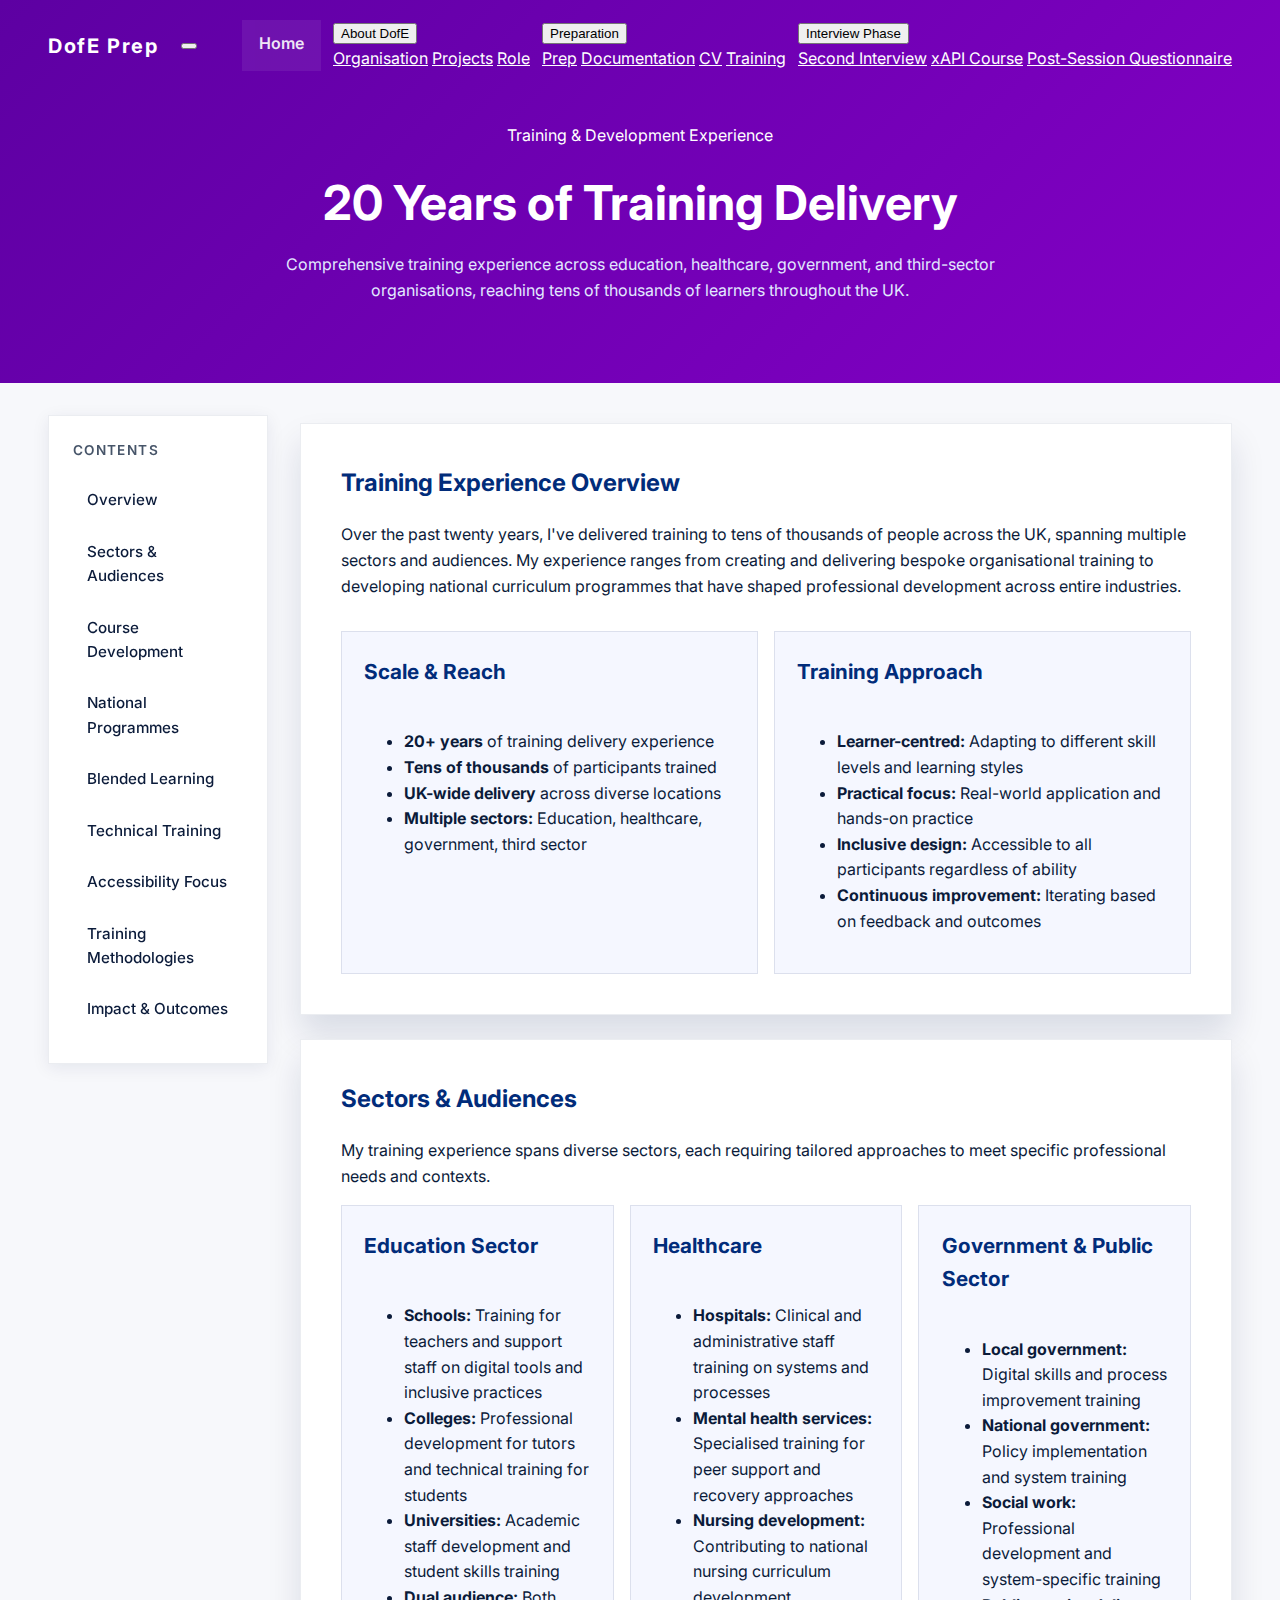
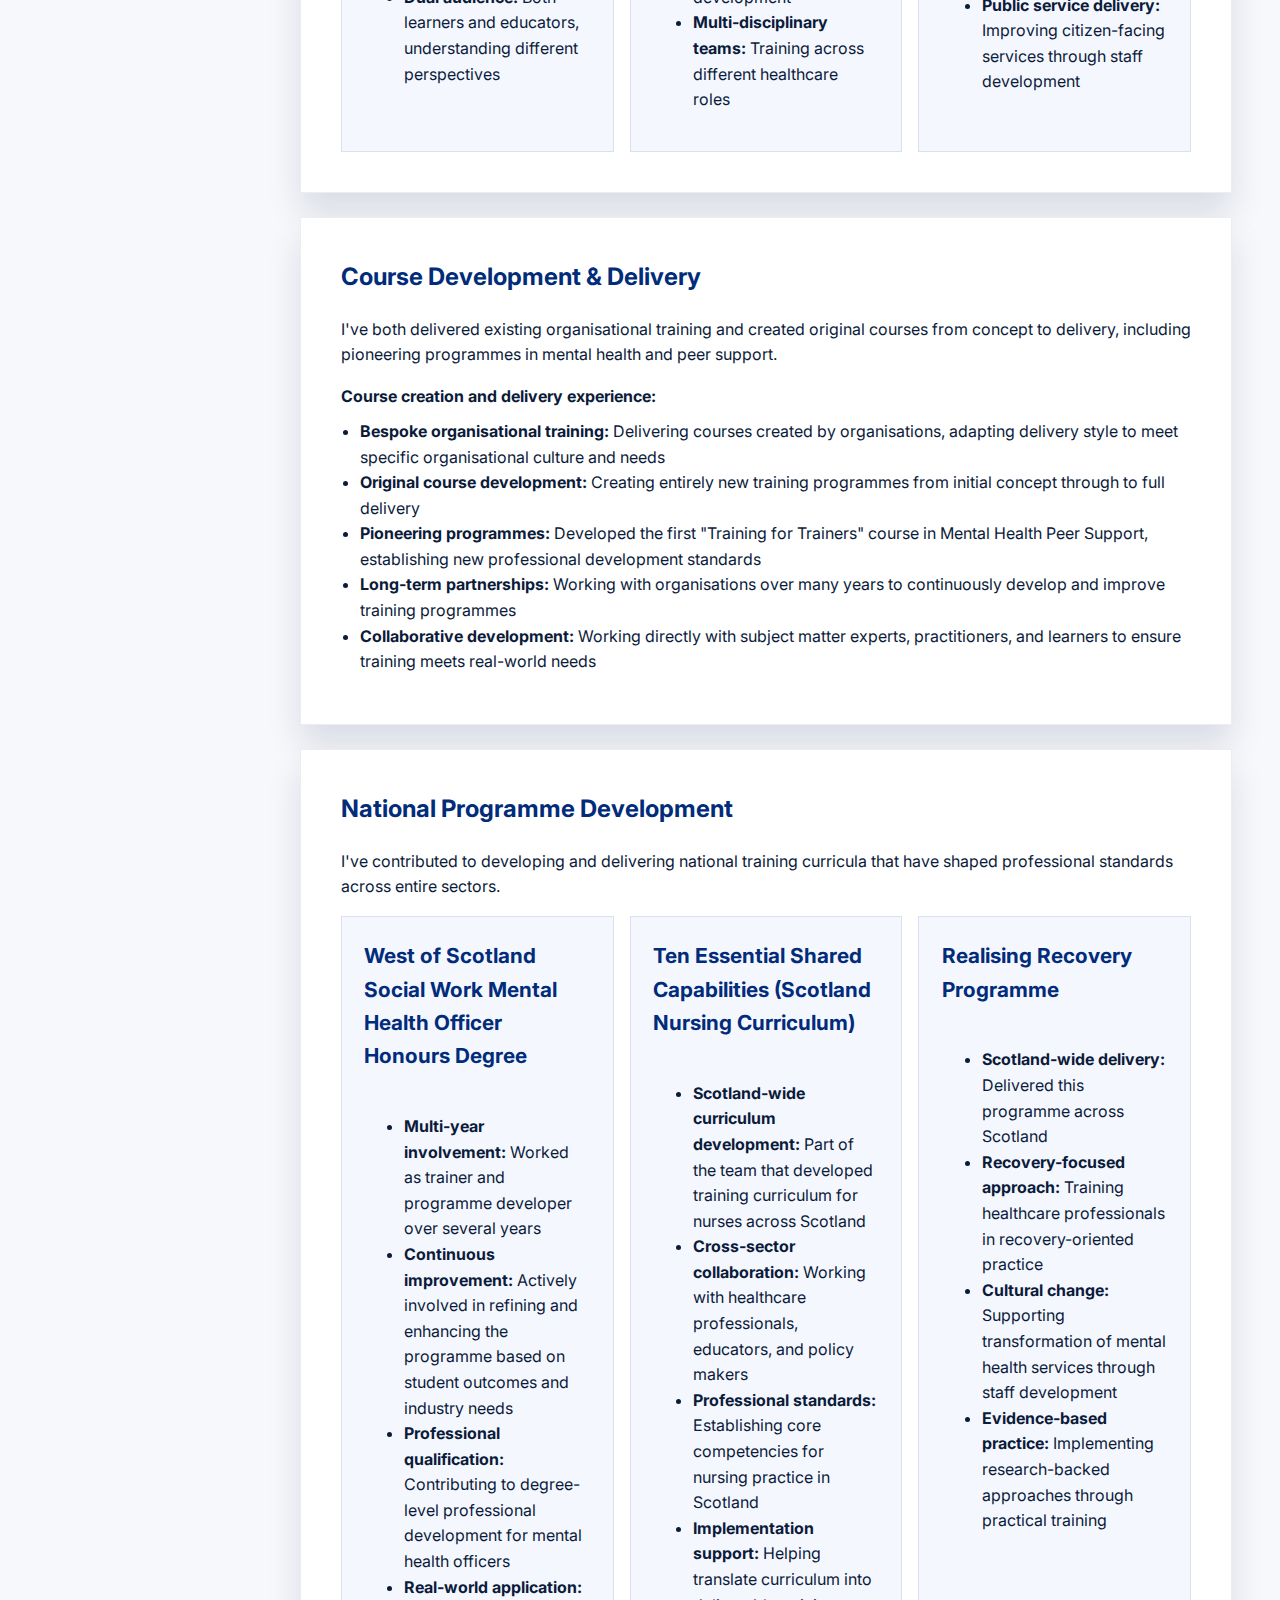
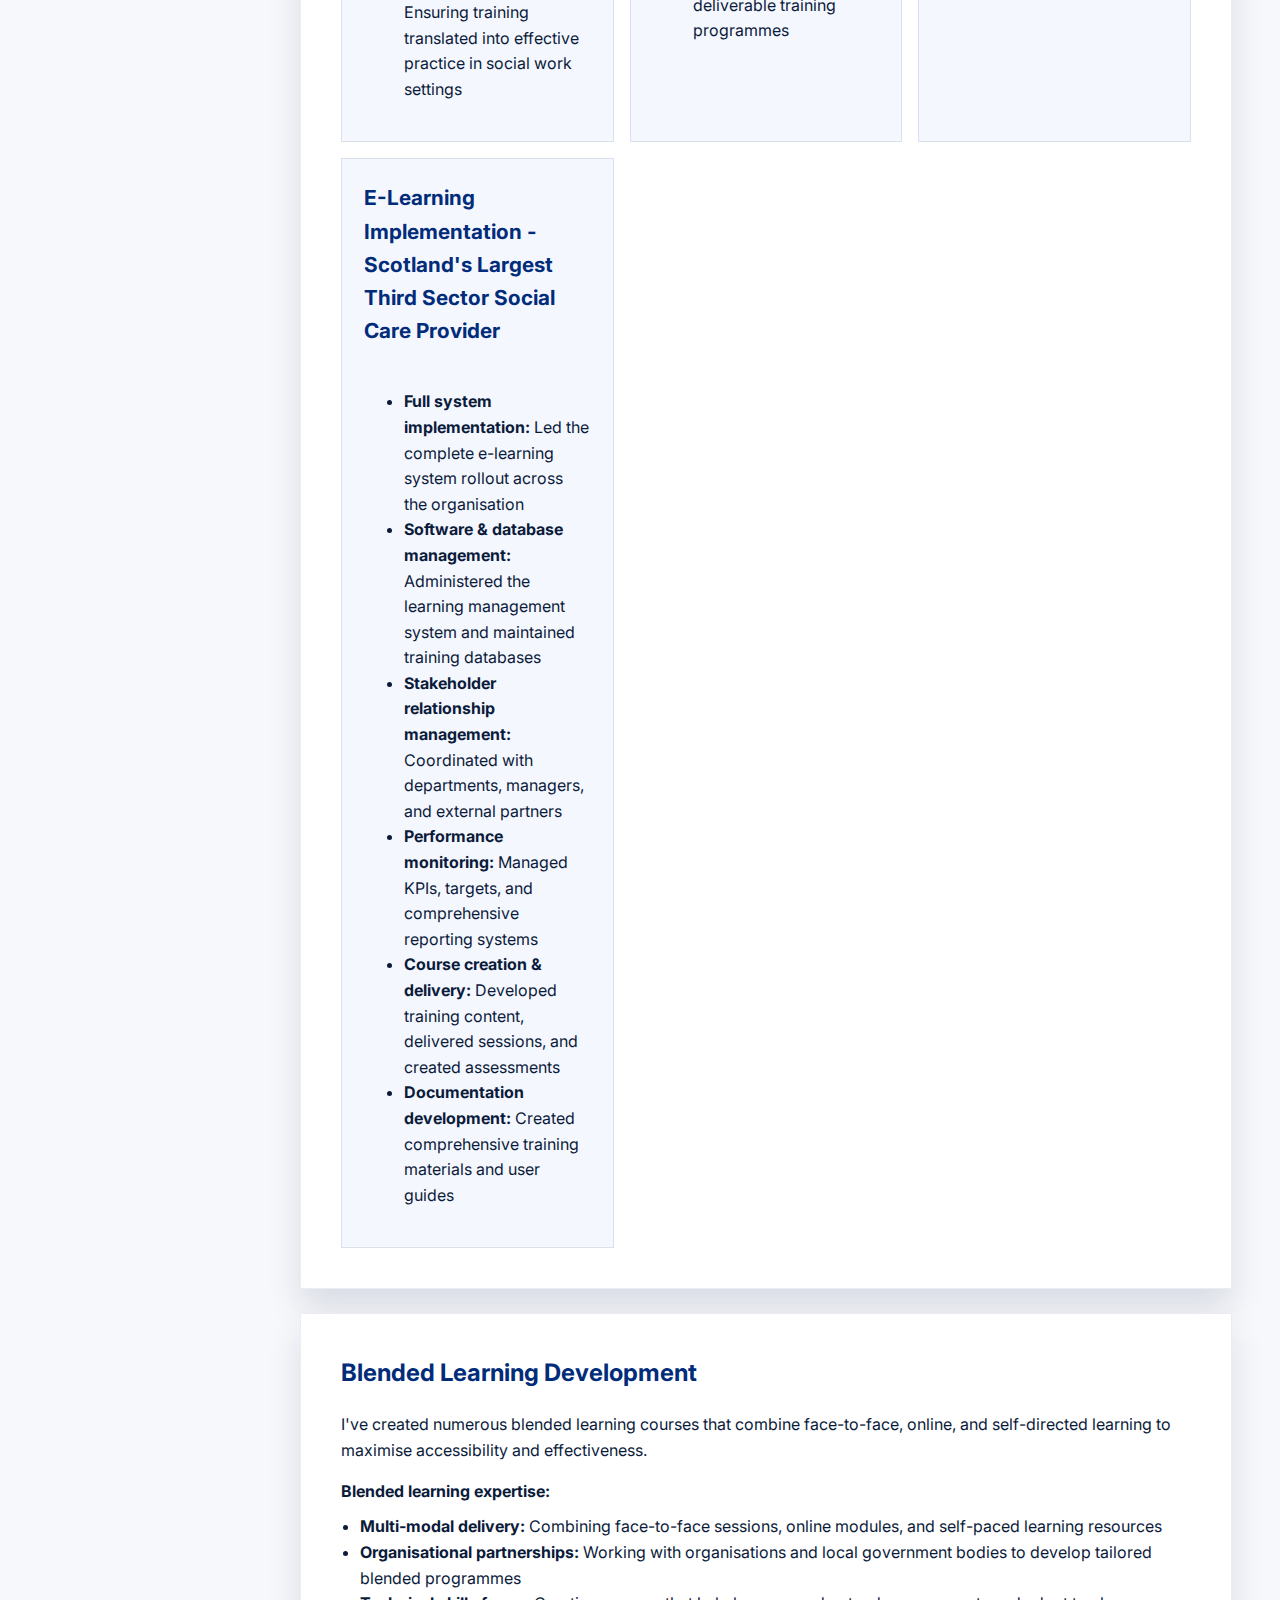
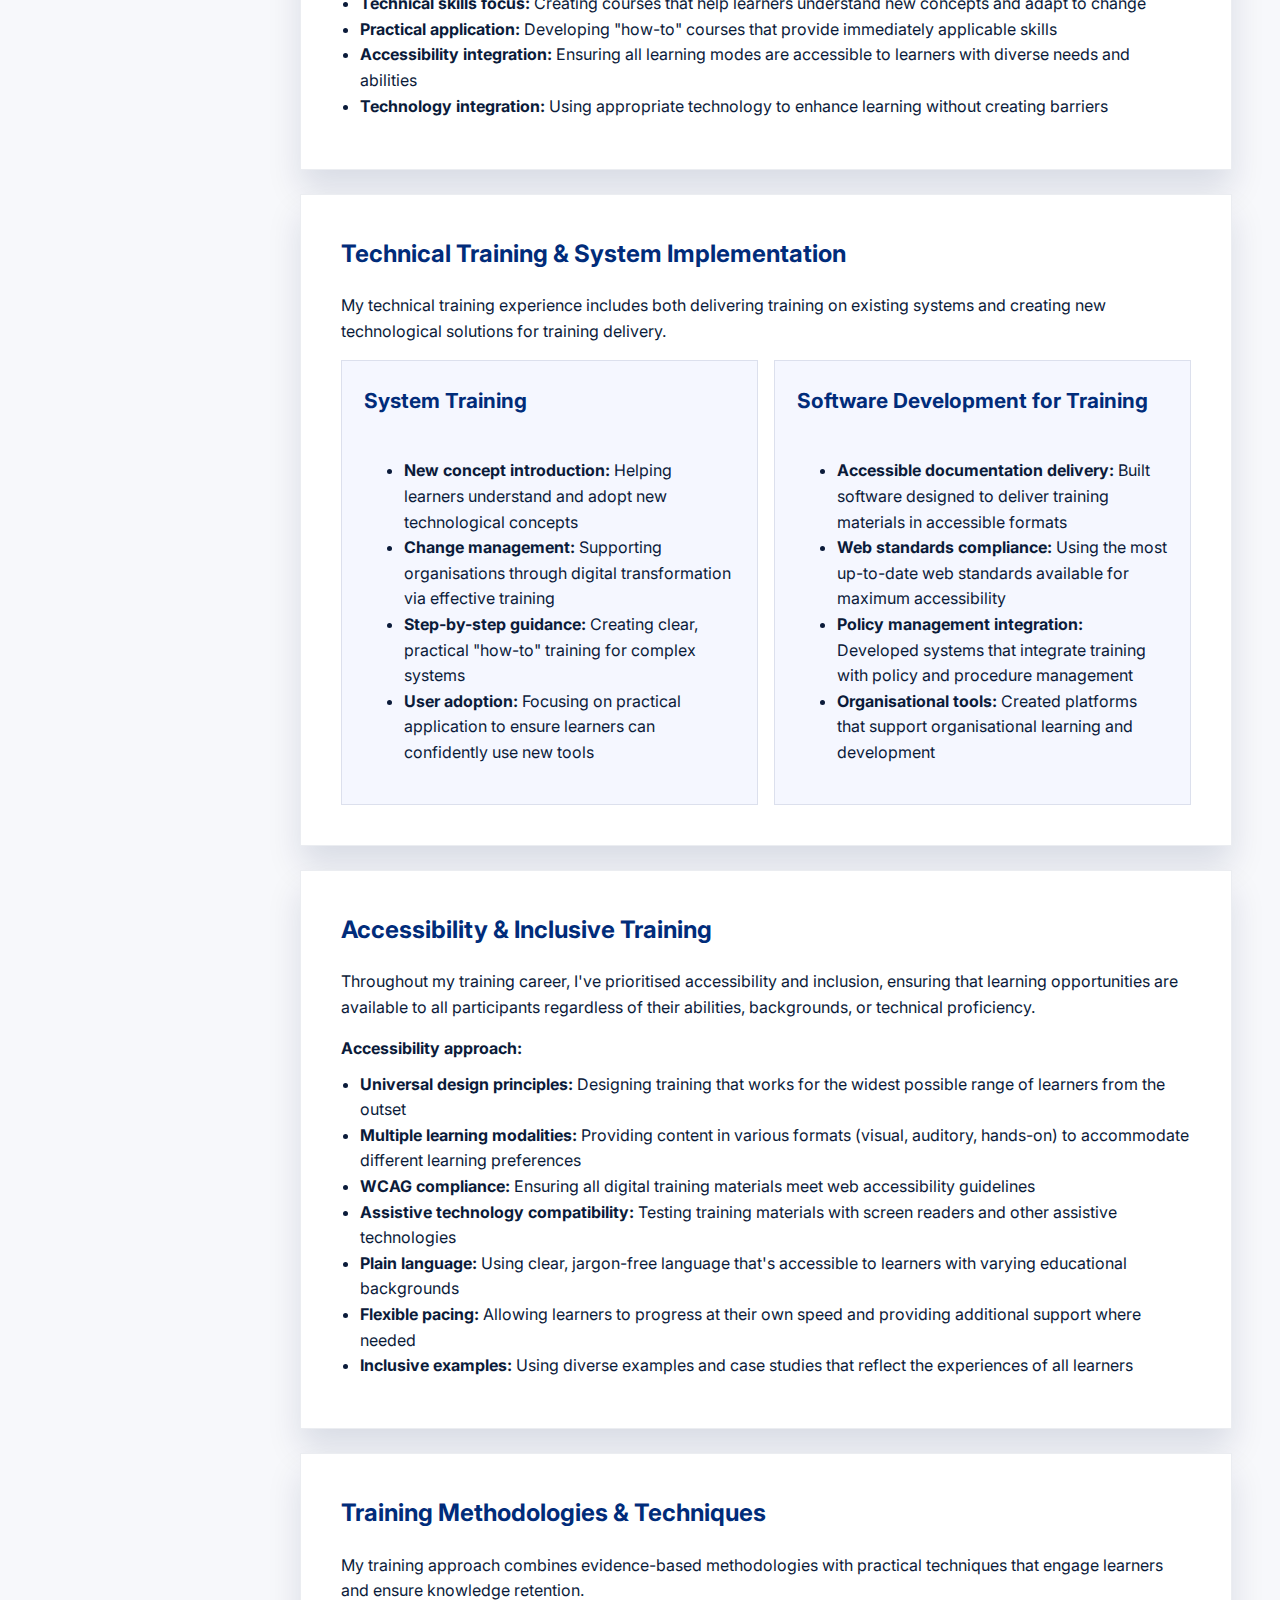
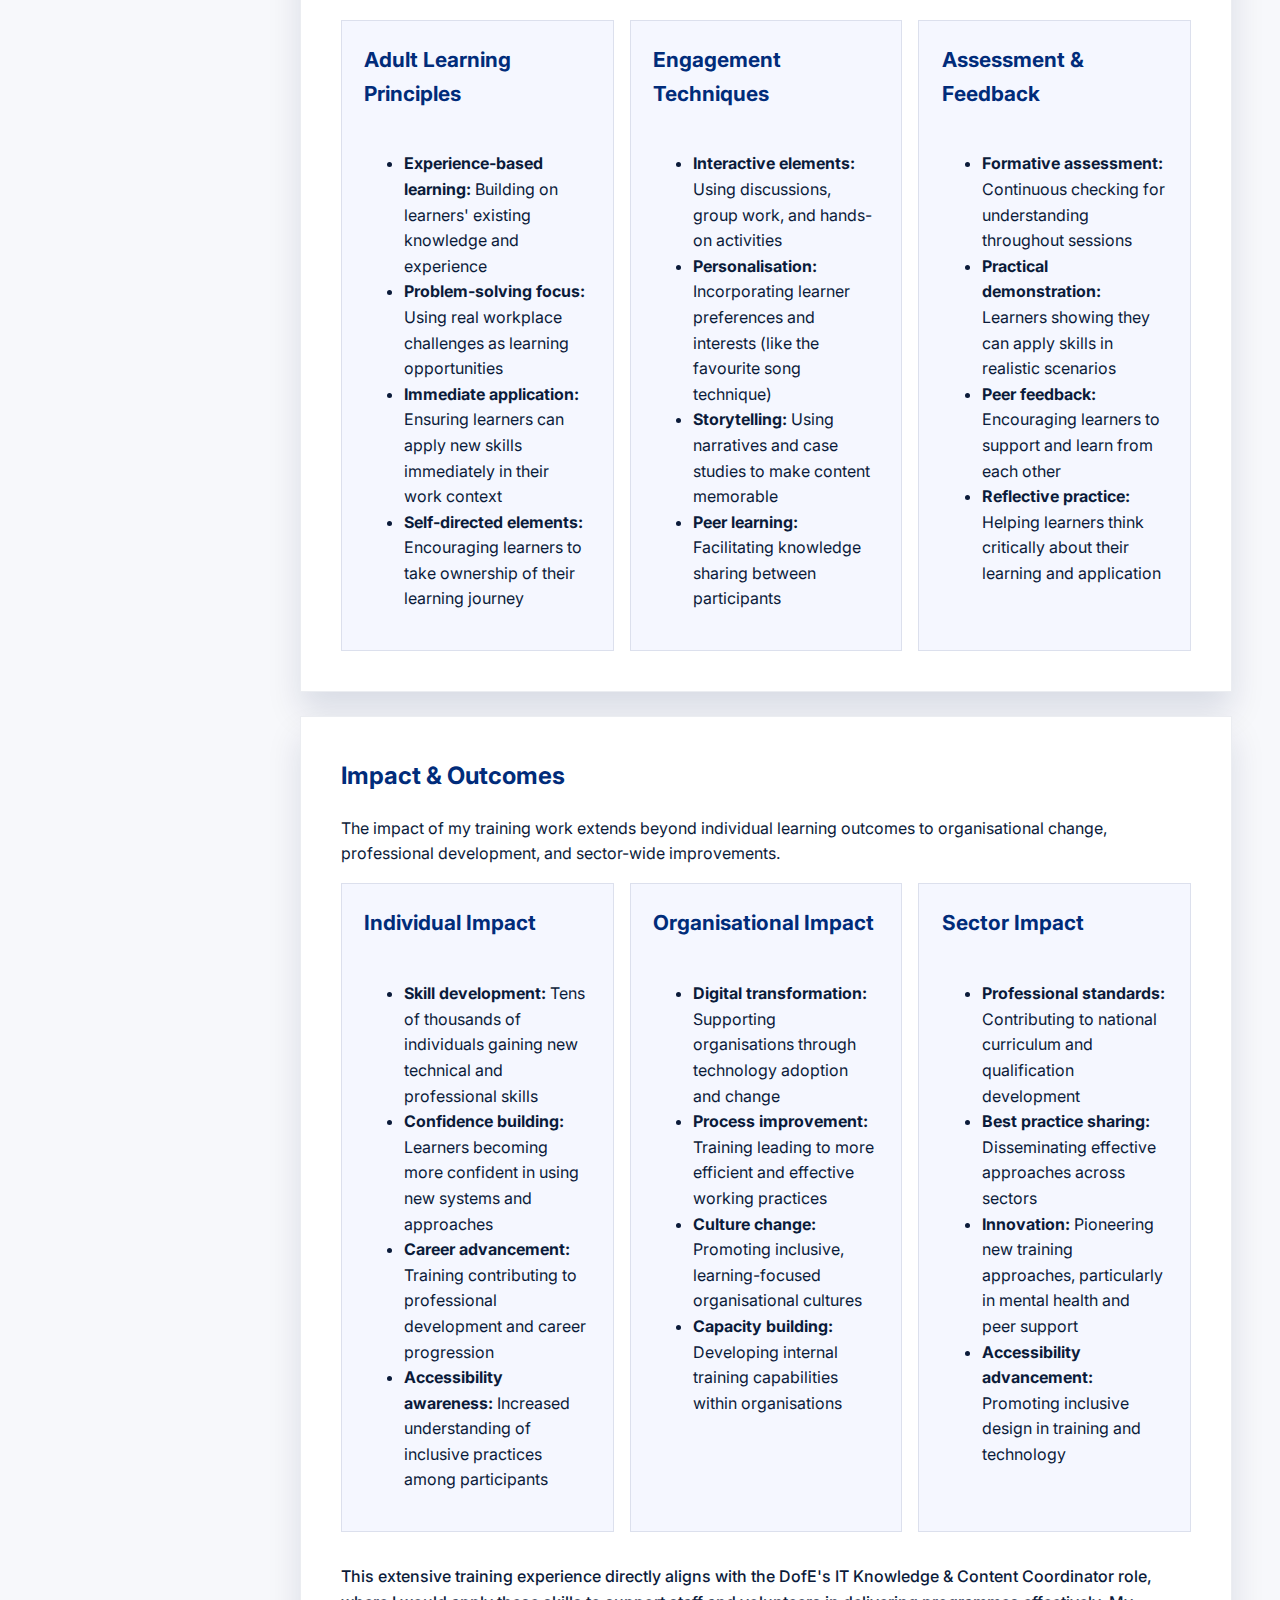
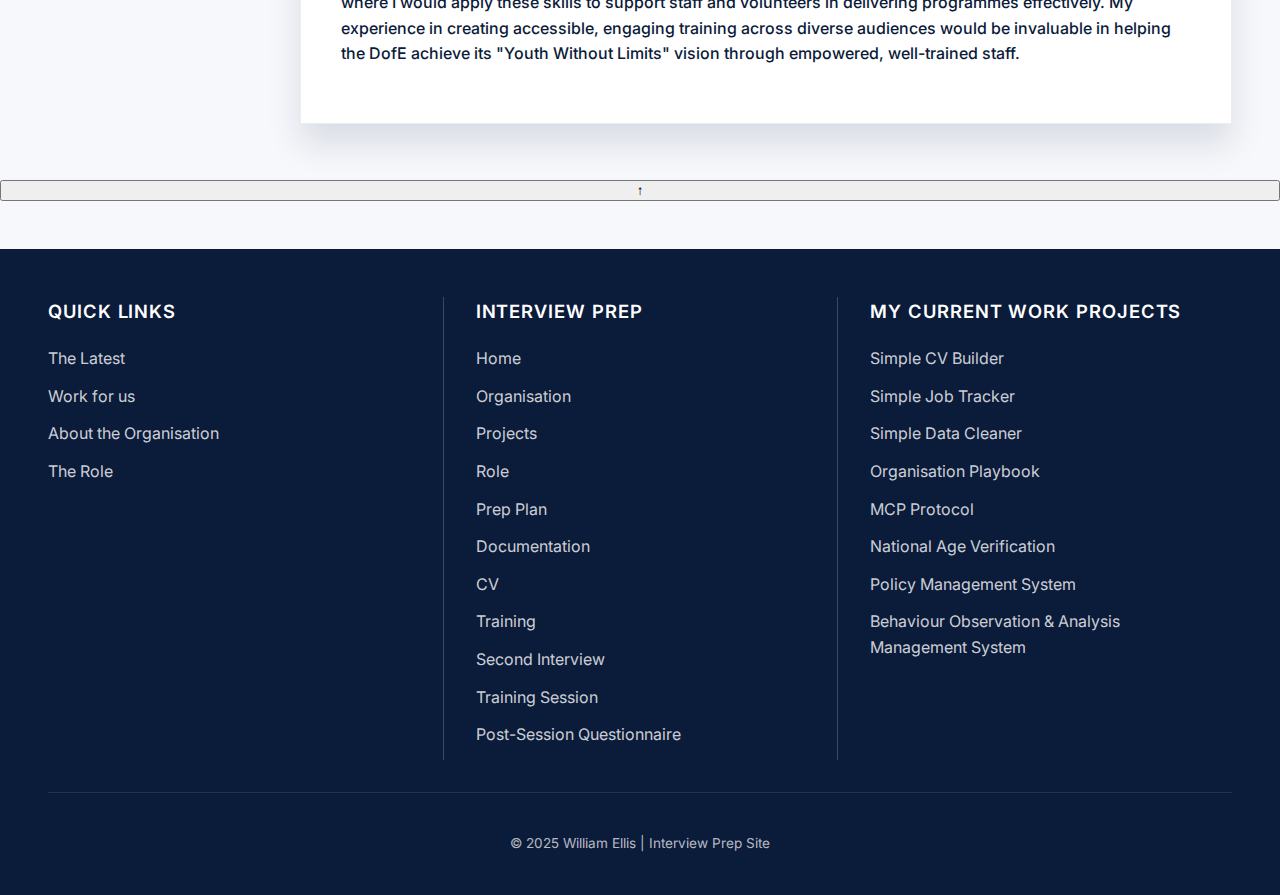
<file: training.html>
<!DOCTYPE html>
<html lang="en">

<head>
    <meta charset="UTF-8" />
    <meta name="viewport" content="width=device-width, initial-scale=1.0" />
    <meta name="robots" content="noindex, nofollow" />
    <title>Training Experience</title>
    <link rel="stylesheet" href="styles.css" />
</head>

<body>
    <header class="site-header">
        <nav class="navbar">
            <a class="logo" href="index.html">DofE Prep</a>
            <button class="menu-toggle" aria-label="Toggle navigation menu" aria-expanded="false">
                <span></span>
                <span></span>
                <span></span>
            </button>
            <div class="nav-overlay"></div>
            <div class="nav-links">
                <a href="index.html" class="nav-link">Home</a>
                <div class="nav-group">
                    <button class="nav-group-toggle" aria-expanded="false">About DofE</button>
                    <div class="nav-group-menu">
                        <a href="organisation.html" class="nav-group-link">Organisation</a>
                        <a href="projects.html" class="nav-group-link">Projects</a>
                        <a href="role.html" class="nav-group-link">Role</a>
                    </div>
                </div>
                <div class="nav-group">
                    <button class="nav-group-toggle active" aria-expanded="true">Preparation</button>
                    <div class="nav-group-menu">
                        <a href="prep.html" class="nav-group-link">Prep</a>
                        <a href="documentation.html" class="nav-group-link">Documentation</a>
                        <a href="cv.html" class="nav-group-link">CV</a>
                        <a href="training.html" class="nav-group-link active">Training</a>

                    </div>
                </div>
                <div class="nav-group">
                    <button class="nav-group-toggle" aria-expanded="false">Interview Phase</button>
                    <div class="nav-group-menu">
                        <a href="second-interview.html" class="nav-group-link">Second Interview</a>
                        <a href="xapi-course-integration.html" class="nav-group-link">xAPI Course</a>
                        <a href="post-session-questionnaire.html" class="nav-group-link">Post-Session Questionnaire</a>
                    </div>
                </div>
            </div>
        </nav>
        <div class="hero">
            <p class="eyebrow">Training & Development Experience</p>
            <h1>20 Years of Training Delivery</h1>
            <p class="lead">
                Comprehensive training experience across education, healthcare, government, and third-sector
                organisations, reaching tens of thousands of learners throughout the UK.
            </p>
        </div>
    </header>

    <div class="content-wrapper">
        <aside class="sidebar-nav">
            <nav class="side-nav">
                <strong class="side-nav-title">Contents</strong>
                <a href="#overview" class="side-nav-link">Overview</a>
                <a href="#sectors" class="side-nav-link">Sectors & Audiences</a>
                <a href="#course-development" class="side-nav-link">Course Development</a>
                <a href="#national-programmes" class="side-nav-link">National Programmes</a>
                <a href="#blended-learning" class="side-nav-link">Blended Learning</a>
                <a href="#technical-training" class="side-nav-link">Technical Training</a>
                <a href="#accessibility" class="side-nav-link">Accessibility Focus</a>
                <a href="#methodologies" class="side-nav-link">Training Methodologies</a>
                <a href="#impact" class="side-nav-link">Impact & Outcomes</a>
            </nav>
        </aside>

        <main class="main-with-sidebar">
            <section class="panel" id="overview">
                <h2>Training Experience Overview</h2>
                <p>
                    Over the past twenty years, I've delivered training to tens of thousands of people across the UK,
                    spanning multiple sectors and audiences. My experience ranges from creating and delivering bespoke
                    organisational training to developing national curriculum programmes that have shaped professional
                    development across entire industries.
                </p>
                <div class="cards-grid" style="margin-top: 2rem;">
                    <div class="card">
                        <h3>Scale & Reach</h3>
                        <ul>
                            <li><strong>20+ years</strong> of training delivery experience</li>
                            <li><strong>Tens of thousands</strong> of participants trained</li>
                            <li><strong>UK-wide delivery</strong> across diverse locations</li>
                            <li><strong>Multiple sectors:</strong> Education, healthcare, government, third sector</li>
                        </ul>
                    </div>
                    <div class="card">
                        <h3>Training Approach</h3>
                        <ul>
                            <li><strong>Learner-centred:</strong> Adapting to different skill levels and learning styles
                            </li>
                            <li><strong>Practical focus:</strong> Real-world application and hands-on practice</li>
                            <li><strong>Inclusive design:</strong> Accessible to all participants regardless of ability
                            </li>
                            <li><strong>Continuous improvement:</strong> Iterating based on feedback and outcomes</li>
                        </ul>
                    </div>
                </div>
            </section>

            <section class="panel" id="sectors">
                <h2>Sectors & Audiences</h2>
                <p>
                    My training experience spans diverse sectors, each requiring tailored approaches to meet specific
                    professional needs and contexts.
                </p>
                <div class="cards-grid">
                    <div class="card">
                        <h3>Education Sector</h3>
                        <ul>
                            <li><strong>Schools:</strong> Training for teachers and support staff on digital tools and
                                inclusive practices</li>
                            <li><strong>Colleges:</strong> Professional development for tutors and technical training
                                for students</li>
                            <li><strong>Universities:</strong> Academic staff development and student skills training
                            </li>
                            <li><strong>Dual audience:</strong> Both learners and educators, understanding different
                                perspectives</li>
                        </ul>
                    </div>
                    <div class="card">
                        <h3>Healthcare</h3>
                        <ul>
                            <li><strong>Hospitals:</strong> Clinical and administrative staff training on systems and
                                processes</li>
                            <li><strong>Mental health services:</strong> Specialised training for peer support and
                                recovery approaches</li>
                            <li><strong>Nursing development:</strong> Contributing to national nursing curriculum
                                development</li>
                            <li><strong>Multi-disciplinary teams:</strong> Training across different healthcare roles
                            </li>
                        </ul>
                    </div>
                    <div class="card">
                        <h3>Government & Public Sector</h3>
                        <ul>
                            <li><strong>Local government:</strong> Digital skills and process improvement training</li>
                            <li><strong>National government:</strong> Policy implementation and system training</li>
                            <li><strong>Social work:</strong> Professional development and system-specific training</li>
                            <li><strong>Public service delivery:</strong> Improving citizen-facing services through
                                staff development</li>
                        </ul>
                    </div>
                </div>
            </section>

            <section class="panel" id="course-development">
                <h2>Course Development & Delivery</h2>
                <p>
                    I've both delivered existing organisational training and created original courses from concept to
                    delivery, including pioneering programmes in mental health and peer support.
                </p>
                <div class="list">
                    <strong>Course creation and delivery experience:</strong>
                    <ul>
                        <li><strong>Bespoke organisational training:</strong> Delivering courses created by
                            organisations, adapting delivery style to meet specific organisational culture and needs
                        </li>
                        <li><strong>Original course development:</strong> Creating entirely new training programmes from
                            initial concept through to full delivery</li>
                        <li><strong>Pioneering programmes:</strong> Developed the first "Training for Trainers" course
                            in Mental Health Peer Support, establishing new professional development standards</li>
                        <li><strong>Long-term partnerships:</strong> Working with organisations over many years to
                            continuously develop and improve training programmes</li>
                        <li><strong>Collaborative development:</strong> Working directly with subject matter experts,
                            practitioners, and learners to ensure training meets real-world needs</li>
                    </ul>
                </div>
            </section>

            <section class="panel" id="national-programmes">
                <h2>National Programme Development</h2>
                <p>
                    I've contributed to developing and delivering national training curricula that have shaped
                    professional standards across entire sectors.
                </p>
                <div class="cards-grid">
                    <div class="card">
                        <h3>West of Scotland Social Work Mental Health Officer Honours Degree</h3>
                        <ul>
                            <li><strong>Multi-year involvement:</strong> Worked as trainer and programme developer over
                                several years</li>
                            <li><strong>Continuous improvement:</strong> Actively involved in refining and enhancing the
                                programme based on student outcomes and industry needs</li>
                            <li><strong>Professional qualification:</strong> Contributing to degree-level professional
                                development for mental health officers</li>
                            <li><strong>Real-world application:</strong> Ensuring training translated into effective
                                practice in social work settings</li>
                        </ul>
                    </div>
                    <div class="card">
                        <h3>Ten Essential Shared Capabilities (Scotland Nursing Curriculum)</h3>
                        <ul>
                            <li><strong>Scotland-wide curriculum development:</strong> Part of the team that developed
                                training curriculum for nurses across Scotland</li>
                            <li><strong>Cross-sector collaboration:</strong> Working with healthcare professionals,
                                educators, and policy makers</li>
                            <li><strong>Professional standards:</strong> Establishing core competencies for nursing
                                practice in Scotland</li>
                            <li><strong>Implementation support:</strong> Helping translate curriculum into deliverable
                                training programmes</li>
                        </ul>
                    </div>
                    <div class="card">
                        <h3>Realising Recovery Programme</h3>
                        <ul>
                            <li><strong>Scotland-wide delivery:</strong> Delivered this programme across Scotland</li>
                            <li><strong>Recovery-focused approach:</strong> Training healthcare professionals in
                                recovery-oriented practice</li>
                            <li><strong>Cultural change:</strong> Supporting transformation of mental health services
                                through staff development</li>
                            <li><strong>Evidence-based practice:</strong> Implementing research-backed approaches
                                through practical training</li>
                        </ul>
                    </div>
                    <div class="card">
                        <h3>E-Learning Implementation - Scotland's Largest Third Sector Social Care Provider</h3>
                        <ul>
                            <li><strong>Full system implementation:</strong> Led the complete e-learning system rollout
                                across the organisation</li>
                            <li><strong>Software & database management:</strong> Administered the learning management
                                system and maintained training databases</li>
                            <li><strong>Stakeholder relationship management:</strong> Coordinated with departments,
                                managers, and external partners</li>
                            <li><strong>Performance monitoring:</strong> Managed KPIs, targets, and comprehensive
                                reporting systems</li>
                            <li><strong>Course creation & delivery:</strong> Developed training content, delivered
                                sessions, and created assessments</li>
                            <li><strong>Documentation development:</strong> Created comprehensive training materials and
                                user guides</li>
                        </ul>
                    </div>
                </div>
            </section>

            <section class="panel" id="blended-learning">
                <h2>Blended Learning Development</h2>
                <p>
                    I've created numerous blended learning courses that combine face-to-face, online, and self-directed
                    learning to maximise accessibility and effectiveness.
                </p>
                <div class="list">
                    <strong>Blended learning expertise:</strong>
                    <ul>
                        <li><strong>Multi-modal delivery:</strong> Combining face-to-face sessions, online modules, and
                            self-paced learning resources</li>
                        <li><strong>Organisational partnerships:</strong> Working with organisations and local
                            government bodies to develop tailored blended programmes</li>
                        <li><strong>Technical skills focus:</strong> Creating courses that help learners understand new
                            concepts and adapt to change</li>
                        <li><strong>Practical application:</strong> Developing "how-to" courses that provide immediately
                            applicable skills</li>
                        <li><strong>Accessibility integration:</strong> Ensuring all learning modes are accessible to
                            learners with diverse needs and abilities</li>
                        <li><strong>Technology integration:</strong> Using appropriate technology to enhance learning
                            without creating barriers</li>
                    </ul>
                </div>
            </section>

            <section class="panel" id="technical-training">
                <h2>Technical Training & System Implementation</h2>
                <p>
                    My technical training experience includes both delivering training on existing systems and creating
                    new technological solutions for training delivery.
                </p>
                <div class="cards-grid">
                    <div class="card">
                        <h3>System Training</h3>
                        <ul>
                            <li><strong>New concept introduction:</strong> Helping learners understand and adopt new
                                technological concepts</li>
                            <li><strong>Change management:</strong> Supporting organisations through digital
                                transformation via effective training</li>
                            <li><strong>Step-by-step guidance:</strong> Creating clear, practical "how-to" training for
                                complex systems</li>
                            <li><strong>User adoption:</strong> Focusing on practical application to ensure learners can
                                confidently use new tools</li>
                        </ul>
                    </div>
                    <div class="card">
                        <h3>Software Development for Training</h3>
                        <ul>
                            <li><strong>Accessible documentation delivery:</strong> Built software designed to deliver
                                training materials in accessible formats</li>
                            <li><strong>Web standards compliance:</strong> Using the most up-to-date web standards
                                available for maximum accessibility</li>
                            <li><strong>Policy management integration:</strong> Developed systems that integrate
                                training with policy and procedure management</li>
                            <li><strong>Organisational tools:</strong> Created platforms that support organisational
                                learning and development</li>
                        </ul>
                    </div>
                </div>
            </section>

            <section class="panel" id="accessibility">
                <h2>Accessibility & Inclusive Training</h2>
                <p>
                    Throughout my training career, I've prioritised accessibility and inclusion, ensuring that learning
                    opportunities are available to all participants regardless of their abilities, backgrounds, or
                    technical proficiency.
                </p>
                <div class="list">
                    <strong>Accessibility approach:</strong>
                    <ul>
                        <li><strong>Universal design principles:</strong> Designing training that works for the widest
                            possible range of learners from the outset</li>
                        <li><strong>Multiple learning modalities:</strong> Providing content in various formats (visual,
                            auditory, hands-on) to accommodate different learning preferences</li>
                        <li><strong>WCAG compliance:</strong> Ensuring all digital training materials meet web
                            accessibility guidelines</li>
                        <li><strong>Assistive technology compatibility:</strong> Testing training materials with screen
                            readers and other assistive technologies</li>
                        <li><strong>Plain language:</strong> Using clear, jargon-free language that's accessible to
                            learners with varying educational backgrounds</li>
                        <li><strong>Flexible pacing:</strong> Allowing learners to progress at their own speed and
                            providing additional support where needed</li>
                        <li><strong>Inclusive examples:</strong> Using diverse examples and case studies that reflect
                            the experiences of all learners</li>
                    </ul>
                </div>
            </section>

            <section class="panel" id="methodologies">
                <h2>Training Methodologies & Techniques</h2>
                <p>
                    My training approach combines evidence-based methodologies with practical techniques that engage
                    learners and ensure knowledge retention.
                </p>
                <div class="cards-grid">
                    <div class="card">
                        <h3>Adult Learning Principles</h3>
                        <ul>
                            <li><strong>Experience-based learning:</strong> Building on learners' existing knowledge and
                                experience</li>
                            <li><strong>Problem-solving focus:</strong> Using real workplace challenges as learning
                                opportunities</li>
                            <li><strong>Immediate application:</strong> Ensuring learners can apply new skills
                                immediately in their work context</li>
                            <li><strong>Self-directed elements:</strong> Encouraging learners to take ownership of their
                                learning journey</li>
                        </ul>
                    </div>
                    <div class="card">
                        <h3>Engagement Techniques</h3>
                        <ul>
                            <li><strong>Interactive elements:</strong> Using discussions, group work, and hands-on
                                activities</li>
                            <li><strong>Personalisation:</strong> Incorporating learner preferences and interests (like
                                the favourite song technique)</li>
                            <li><strong>Storytelling:</strong> Using narratives and case studies to make content
                                memorable</li>
                            <li><strong>Peer learning:</strong> Facilitating knowledge sharing between participants</li>
                        </ul>
                    </div>
                    <div class="card">
                        <h3>Assessment & Feedback</h3>
                        <ul>
                            <li><strong>Formative assessment:</strong> Continuous checking for understanding throughout
                                sessions</li>
                            <li><strong>Practical demonstration:</strong> Learners showing they can apply skills in
                                realistic scenarios</li>
                            <li><strong>Peer feedback:</strong> Encouraging learners to support and learn from each
                                other</li>
                            <li><strong>Reflective practice:</strong> Helping learners think critically about their
                                learning and application</li>
                        </ul>
                    </div>
                </div>
            </section>

            <section class="panel" id="impact">
                <h2>Impact & Outcomes</h2>
                <p>
                    The impact of my training work extends beyond individual learning outcomes to organisational change,
                    professional development, and sector-wide improvements.
                </p>
                <div class="cards-grid">
                    <div class="card">
                        <h3>Individual Impact</h3>
                        <ul>
                            <li><strong>Skill development:</strong> Tens of thousands of individuals gaining new
                                technical and professional skills</li>
                            <li><strong>Confidence building:</strong> Learners becoming more confident in using new
                                systems and approaches</li>
                            <li><strong>Career advancement:</strong> Training contributing to professional development
                                and career progression</li>
                            <li><strong>Accessibility awareness:</strong> Increased understanding of inclusive practices
                                among participants</li>
                        </ul>
                    </div>
                    <div class="card">
                        <h3>Organisational Impact</h3>
                        <ul>
                            <li><strong>Digital transformation:</strong> Supporting organisations through technology
                                adoption and change</li>
                            <li><strong>Process improvement:</strong> Training leading to more efficient and effective
                                working practices</li>
                            <li><strong>Culture change:</strong> Promoting inclusive, learning-focused organisational
                                cultures</li>
                            <li><strong>Capacity building:</strong> Developing internal training capabilities within
                                organisations</li>
                        </ul>
                    </div>
                    <div class="card">
                        <h3>Sector Impact</h3>
                        <ul>
                            <li><strong>Professional standards:</strong> Contributing to national curriculum and
                                qualification development</li>
                            <li><strong>Best practice sharing:</strong> Disseminating effective approaches across
                                sectors</li>
                            <li><strong>Innovation:</strong> Pioneering new training approaches, particularly in mental
                                health and peer support</li>
                            <li><strong>Accessibility advancement:</strong> Promoting inclusive design in training and
                                technology</li>
                        </ul>
                    </div>
                </div>
                <p class="note" style="margin-top: 2rem;">
                    This extensive training experience directly aligns with the DofE's IT Knowledge & Content
                    Coordinator role, where I would apply these skills to support staff and volunteers in delivering
                    programmes effectively. My experience in creating accessible, engaging training across diverse
                    audiences would be invaluable in helping the DofE achieve its "Youth Without Limits" vision through
                    empowered, well-trained staff.
                </p>
            </section>
        </main>
    </div>

    <button id="back-to-top" class="back-to-top" onclick="window.scrollTo({top: 0, behavior: 'smooth'})"
        aria-label="Back to top">
        ↑
    </button>

    <footer class="site-footer">
        <div class="footer-content">
            <div class="footer-column">
                <h3>Quick Links</h3>
                <ul>
                    <li><a href="https://www.dofe.org/news/" target="_blank">The Latest</a></li>
                    <li><a href="https://www.dofe.org/work-for-us/" target="_blank">Work for us</a></li>
                    <li><a href="organisation.html">About the Organisation</a></li>
                    <li><a href="role.html">The Role</a></li>
                </ul>
            </div>
            <div class="footer-column">
                <h3>Interview Prep</h3>
                <ul>
                    <li><a href="index.html">Home</a></li>
                    <li><a href="organisation.html">Organisation</a></li>
                    <li><a href="projects.html">Projects</a></li>
                    <li><a href="role.html">Role</a></li>
                    <li><a href="prep.html">Prep Plan</a></li>
                    <li><a href="documentation.html">Documentation</a></li>
                    <li><a href="cv.html">CV</a></li>
                    <li><a href="training.html">Training</a></li>
                    <li><a href="second-interview.html">Second Interview</a></li>
                    <li><a href="training-session.html">Training Session</a></li>
                    <li><a href="post-session-questionnaire.html">Post-Session Questionnaire</a></li>
                </ul>
            </div>
            <div class="footer-column">
                <h3>My Current Work Projects</h3>
                <ul>
                    <li><a href="https://simple-cv-builder.com/" target="_blank">Simple CV Builder</a></li>
                    <li><a href="https://simple-job-tracker.com/landing.php" target="_blank">Simple Job Tracker</a></li>
                    <li><a href="https://simple-data-cleaner.com/" target="_blank">Simple Data Cleaner</a></li>
                    <li><a href="https://wellis321.github.io/org-playbook/" target="_blank">Organisation Playbook</a>
                    </li>
                    <li><a href="https://wellis321.github.io/mcp-protocol-website/" target="_blank">MCP Protocol</a>
                    </li>
                    <li><a href="https://wellis321.github.io/national-age/" target="_blank">National Age
                            Verification</a></li>
                    <li><a href="https://policy-app-khaki.vercel.app/" target="_blank">Policy Management System</a></li>
                    <li><a href="https://lavenderblush-hummingbird-585670.hostingersite.com/" target="_blank">Behaviour
                            Observation &amp; Analysis Management System</a></li>
                </ul>
            </div>
        </div>
        <div class="footer-bottom">
            <p>&copy; 2025 William Ellis | Interview Prep Site</p>
        </div>
    </footer>

    <script>
        // Show/hide back to top button based on scroll position
        window.addEventListener('scroll', function () {
            const backToTopButton = document.getElementById('back-to-top');
            if (window.pageYOffset > 300) {
                backToTopButton.classList.add('visible');
            } else {
                backToTopButton.classList.remove('visible');
            }
        });

        // Mobile menu toggle
        const menuToggle = document.querySelector('.menu-toggle');
        const navLinks = document.querySelector('.nav-links');
        const navOverlay = document.querySelector('.nav-overlay');

        if (menuToggle) {
            menuToggle.addEventListener('click', function () {
                const isActive = navLinks.classList.toggle('active');
                menuToggle.classList.toggle('active');
                menuToggle.setAttribute('aria-expanded', isActive);
                if (navOverlay) {
                    navOverlay.classList.toggle('active');
                }
            });
        }

        // Close menu when clicking overlay
        if (navOverlay) {
            navOverlay.addEventListener('click', function () {
                navLinks.classList.remove('active');
                menuToggle.classList.remove('active');
                menuToggle.setAttribute('aria-expanded', 'false');
                navOverlay.classList.remove('active');
            });
        }

        // Nav group toggle
        const navGroups = document.querySelectorAll('.nav-group');
        navGroups.forEach(group => {
            const toggle = group.querySelector('.nav-group-toggle');
            if (toggle) {
                toggle.addEventListener('click', function (e) {
                    e.preventDefault();
                    const isActive = group.classList.toggle('active');
                    toggle.setAttribute('aria-expanded', isActive);
                    // Close other groups
                    navGroups.forEach(otherGroup => {
                        if (otherGroup !== group) {
                            otherGroup.classList.remove('active');
                            const otherToggle = otherGroup.querySelector('.nav-group-toggle');
                            if (otherToggle) {
                                otherToggle.setAttribute('aria-expanded', 'false');
                            }
                        }
                    });
                });
            }
        });

        // Close menu when clicking a nav link
        const navLinkElements = document.querySelectorAll('.nav-link, .nav-group-link');
        navLinkElements.forEach(link => {
            link.addEventListener('click', function () {
                // Close mobile menu
                if (window.innerWidth <= 768) {
                    navLinks.classList.remove('active');
                    menuToggle.classList.remove('active');
                    menuToggle.setAttribute('aria-expanded', 'false');
                    if (navOverlay) {
                        navOverlay.classList.remove('active');
                    }
                }
                // Close nav group menus when clicking a link
                navGroups.forEach(group => {
                    group.classList.remove('active');
                    const toggle = group.querySelector('.nav-group-toggle');
                    if (toggle) {
                        toggle.setAttribute('aria-expanded', 'false');
                        toggle.classList.remove('active');
                    }
                });
            });
        });

        // Close nav group menus when clicking outside
        document.addEventListener('click', function (e) {
            const isClickInsideNav = e.target.closest('.nav-group');
            const isClickOnToggle = e.target.closest('.nav-group-toggle');

            if (!isClickInsideNav && !isClickOnToggle) {
                navGroups.forEach(group => {
                    group.classList.remove('active');
                    const toggle = group.querySelector('.nav-group-toggle');
                    if (toggle) {
                        toggle.setAttribute('aria-expanded', 'false');
                        toggle.classList.remove('active');
                    }
                });
            }
        });

        // Set active state for nav group links
        const currentPath = window.location.pathname.split('/').pop() || 'index.html';
        navGroups.forEach(group => {
            const links = group.querySelectorAll('.nav-group-link');
            links.forEach(link => {
                const linkPath = link.getAttribute('href');
                if (linkPath === currentPath || (currentPath === '' && linkPath === 'index.html')) {
                    link.classList.add('active');
                    group.classList.add('active');
                    const toggle = group.querySelector('.nav-group-toggle');
                    if (toggle) {
                        toggle.classList.add('active');
                    }
                }
            });
        });
    </script>
</body>

</html>
</file>
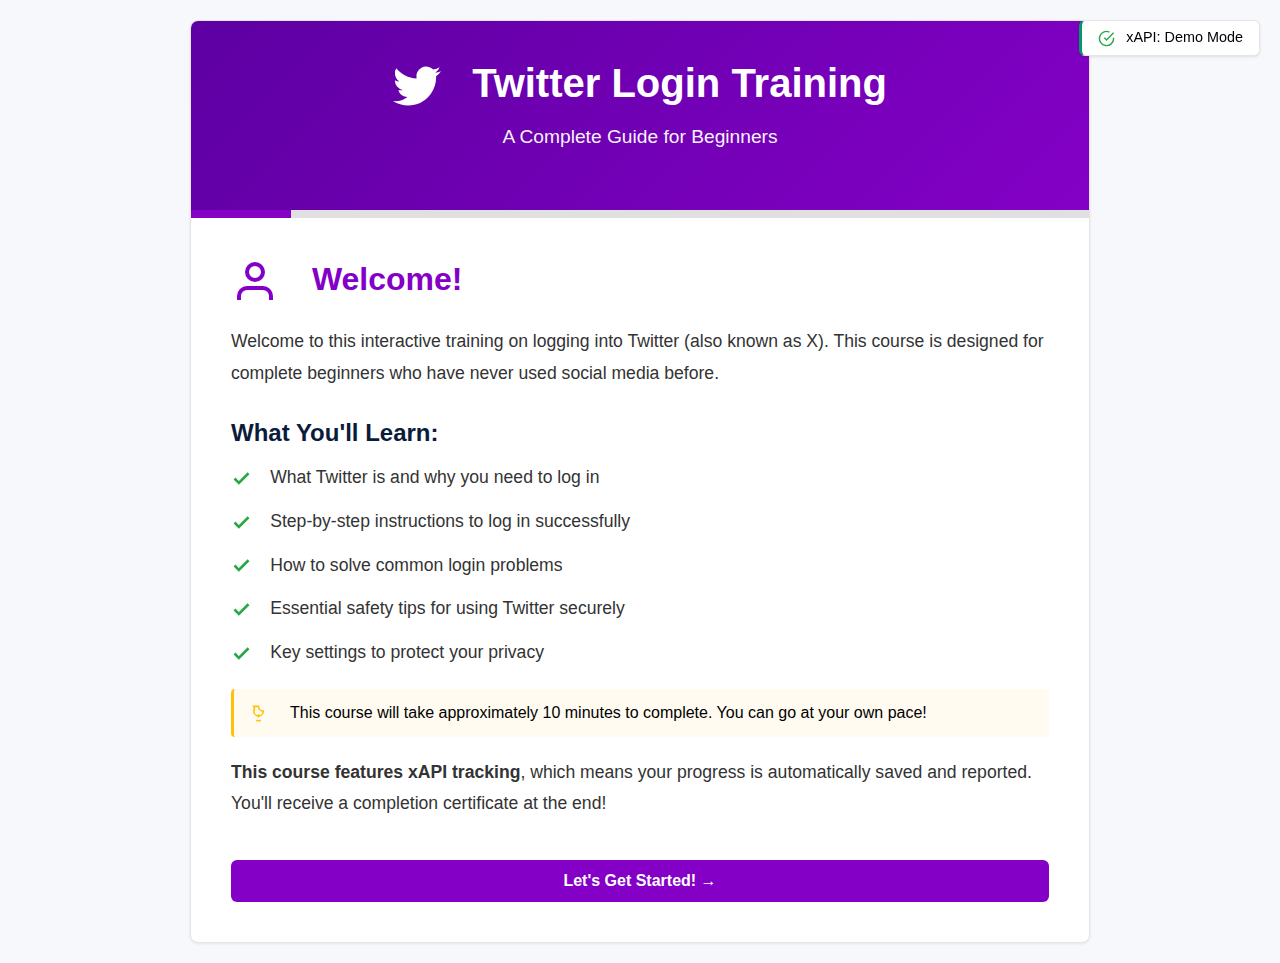
<file: twitter-training-xapi.html>
<!DOCTYPE html>
<html lang="en">
<head>
    <meta charset="UTF-8">
    <meta name="viewport" content="width=device-width, initial-scale=1.0">
    <title>Twitter Login Training - xAPI Enabled</title>
    <style>
        * {
            margin: 0;
            padding: 0;
            box-sizing: border-box;
        }

        /* Modern Icon System */
        .icon {
            display: inline-block;
            width: 1.2em;
            height: 1.2em;
            vertical-align: middle;
            margin-right: 0.5em;
            flex-shrink: 0;
        }

        .icon::before {
            content: '';
            display: block;
            width: 100%;
            height: 100%;
            background-size: contain;
            background-repeat: no-repeat;
            background-position: center;
        }

        h2 .icon, h3 .icon {
            width: 1.5em;
            height: 1.5em;
            margin-right: 0.75em;
        }

        ul li .icon {
            margin-right: 0.75em;
        }

        .icon-twitter::before {
            background-image: url("data:image/svg+xml,%3Csvg xmlns='http://www.w3.org/2000/svg' viewBox='0 0 24 24' fill='%238400c6'%3E%3Cpath d='M23.953 4.57a10 10 0 01-2.825.775 4.958 4.958 0 002.163-2.723c-.951.555-2.005.959-3.127 1.184a4.92 4.92 0 00-8.384 4.482C7.69 8.095 4.067 6.13 1.64 3.162a4.822 4.822 0 00-.666 2.475c0 1.71.87 3.213 2.188 4.096a4.904 4.904 0 01-2.228-.616v.06a4.923 4.923 0 003.946 4.827 4.996 4.996 0 01-2.212.085 4.936 4.936 0 004.604 3.417 9.867 9.867 0 01-6.102 2.105c-.39 0-.779-.023-1.17-.067a13.995 13.995 0 007.557 2.209c9.053 0 13.998-7.496 13.998-13.985 0-.21 0-.42-.015-.63A9.935 9.935 0 0024 4.59z'/%3E%3C/svg%3E");
        }

        .icon-welcome::before {
            background-image: url("data:image/svg+xml,%3Csvg xmlns='http://www.w3.org/2000/svg' viewBox='0 0 24 24' fill='none' stroke='%238400c6' stroke-width='2'%3E%3Cpath d='M20 21v-2a4 4 0 0 0-4-4H8a4 4 0 0 0-4 4v2'/%3E%3Ccircle cx='12' cy='7' r='4'/%3E%3C/svg%3E");
        }

        .icon-mobile::before {
            background-image: url("data:image/svg+xml,%3Csvg xmlns='http://www.w3.org/2000/svg' viewBox='0 0 24 24' fill='none' stroke='%238400c6' stroke-width='2'%3E%3Crect x='5' y='2' width='14' height='20' rx='2' ry='2'/%3E%3Cline x1='12' y1='18' x2='12.01' y2='18'/%3E%3C/svg%3E");
        }

        .icon-news::before {
            background-image: url("data:image/svg+xml,%3Csvg xmlns='http://www.w3.org/2000/svg' viewBox='0 0 24 24' fill='none' stroke='%238400c6' stroke-width='2'%3E%3Cpath d='M4 22h16a2 2 0 0 0 2-2V4a2 2 0 0 0-2-2H8a2 2 0 0 0-2 2v16a2 2 0 0 1-2 2zm0 0a2 2 0 0 1-2-2v-9c0-1.1.9-2 2-2h2'/%3E%3Cpath d='M18 14h-8'/%3E%3Cpath d='M15 18h-5'/%3E%3Cpath d='M10 6h8v4h-8z'/%3E%3C/svg%3E");
        }

        .icon-globe::before {
            background-image: url("data:image/svg+xml,%3Csvg xmlns='http://www.w3.org/2000/svg' viewBox='0 0 24 24' fill='none' stroke='%238400c6' stroke-width='2'%3E%3Ccircle cx='12' cy='12' r='10'/%3E%3Cline x1='2' y1='12' x2='22' y2='12'/%3E%3Cpath d='M12 2a15.3 15.3 0 0 1 4 10 15.3 15.3 0 0 1-4 10 15.3 15.3 0 0 1-4-10 15.3 15.3 0 0 1 4-10z'/%3E%3C/svg%3E");
        }

        .icon-lock::before {
            background-image: url("data:image/svg+xml,%3Csvg xmlns='http://www.w3.org/2000/svg' viewBox='0 0 24 24' fill='none' stroke='%238400c6' stroke-width='2'%3E%3Crect x='3' y='11' width='18' height='11' rx='2' ry='2'/%3E%3Cpath d='M7 11V7a5 5 0 0 1 10 0v4'/%3E%3C/svg%3E");
        }

        .icon-edit::before {
            background-image: url("data:image/svg+xml,%3Csvg xmlns='http://www.w3.org/2000/svg' viewBox='0 0 24 24' fill='none' stroke='%238400c6' stroke-width='2'%3E%3Cpath d='M11 4H4a2 2 0 0 0-2 2v14a2 2 0 0 0 2 2h14a2 2 0 0 0 2-2v-7'/%3E%3Cpath d='M18.5 2.5a2.121 2.121 0 0 1 3 3L12 15l-4 1 1-4 9.5-9.5z'/%3E%3C/svg%3E");
        }

        .icon-check::before {
            background-image: url("data:image/svg+xml,%3Csvg xmlns='http://www.w3.org/2000/svg' viewBox='0 0 24 24' fill='none' stroke='%2328a745' stroke-width='3'%3E%3Cpolyline points='20 6 9 17 4 12'/%3E%3C/svg%3E");
        }

        .icon-tools::before {
            background-image: url("data:image/svg+xml,%3Csvg xmlns='http://www.w3.org/2000/svg' viewBox='0 0 24 24' fill='none' stroke='%238400c6' stroke-width='2'%3E%3Cpath d='M14.7 6.3a1 1 0 0 0 0 1.4l1.6 1.6a1 1 0 0 0 1.4 0l3.77-3.77a6 6 0 0 1-7.94 7.94l-6.91 6.91a2.12 2.12 0 0 1-3-3l6.91-6.91a6 6 0 0 1 7.94-7.94l-3.76 3.76z'/%3E%3C/svg%3E");
        }

        .icon-shield::before {
            background-image: url("data:image/svg+xml,%3Csvg xmlns='http://www.w3.org/2000/svg' viewBox='0 0 24 24' fill='none' stroke='%238400c6' stroke-width='2'%3E%3Cpath d='M12 22s8-4 8-10V5l-8-3-8 3v7c0 6 8 10 8 10z'/%3E%3C/svg%3E");
        }

        .icon-chart::before {
            background-image: url("data:image/svg+xml,%3Csvg xmlns='http://www.w3.org/2000/svg' viewBox='0 0 24 24' fill='none' stroke='%238400c6' stroke-width='2'%3E%3Cline x1='18' y1='20' x2='18' y2='10'/%3E%3Cline x1='12' y1='20' x2='12' y2='4'/%3E%3Cline x1='6' y1='20' x2='6' y2='14'/%3E%3C/svg%3E");
        }

        .icon-trophy::before {
            background-image: url("data:image/svg+xml,%3Csvg xmlns='http://www.w3.org/2000/svg' viewBox='0 0 24 24' fill='none' stroke='%23ffc107' stroke-width='2'%3E%3Cpath d='M6 9H4.5a2.5 2.5 0 0 1 0-5H6'/%3E%3Cpath d='M18 9h1.5a2.5 2.5 0 0 0 0-5H18'/%3E%3Cpath d='M4 22h16'/%3E%3Cpath d='M10 14.66V17c0 .55-.47.98-.97 1.21C7.85 18.75 7 20.24 7 22'/%3E%3Cpath d='M14 14.66V17c0 .55.47.98.97 1.21C16.15 18.75 17 20.24 17 22'/%3E%3Cpath d='M18 2H6v7a6 6 0 0 0 12 0V2Z'/%3E%3C/svg%3E");
        }

        .icon-bolt::before {
            background-image: url("data:image/svg+xml,%3Csvg xmlns='http://www.w3.org/2000/svg' viewBox='0 0 24 24' fill='none' stroke='%23ffc107' stroke-width='2'%3E%3Cpolygon points='13 2 3 14 12 14 11 22 21 10 12 10 13 2'/%3E%3C/svg%3E");
        }

        .icon-refresh::before {
            background-image: url("data:image/svg+xml,%3Csvg xmlns='http://www.w3.org/2000/svg' viewBox='0 0 24 24' fill='none' stroke='%238400c6' stroke-width='2'%3E%3Cpolyline points='23 4 23 10 17 10'/%3E%3Cpolyline points='1 20 1 14 7 14'/%3E%3Cpath d='M3.51 9a9 9 0 0 1 14.85-3.36L23 10M1 14l4.64 4.36A9 9 0 0 0 20.49 15'/%3E%3C/svg%3E");
        }

        .icon-lightbulb::before {
            background-image: url("data:image/svg+xml,%3Csvg xmlns='http://www.w3.org/2000/svg' viewBox='0 0 24 24' fill='none' stroke='%23ffc107' stroke-width='2'%3E%3Cpath d='M9 21h6'/%3E%3Cpath d='M12 3a6 6 0 0 0 6 6c0 3.314-2.686 6-6 6a6 6 0 0 1-6-6 6 6 0 0 0 0-6z'/%3E%3Cpath d='M12 17v-4'/%3E%3C/svg%3E");
        }

        .icon-alert::before {
            background-image: url("data:image/svg+xml,%3Csvg xmlns='http://www.w3.org/2000/svg' viewBox='0 0 24 24' fill='none' stroke='%23dc3545' stroke-width='2'%3E%3Cpath d='M10.29 3.86L1.82 18a2 2 0 0 0 1.71 3h16.94a2 2 0 0 0 1.71-3L13.71 3.86a2 2 0 0 0-3.42 0z'/%3E%3Cline x1='12' y1='9' x2='12' y2='13'/%3E%3Cline x1='12' y1='17' x2='12.01' y2='17'/%3E%3C/svg%3E");
        }

        .icon-check-circle::before {
            background-image: url("data:image/svg+xml,%3Csvg xmlns='http://www.w3.org/2000/svg' viewBox='0 0 24 24' fill='none' stroke='%2328a745' stroke-width='2'%3E%3Cpath d='M22 11.08V12a10 10 0 1 1-5.93-9.14'/%3E%3Cpolyline points='22 4 12 14.01 9 11.01'/%3E%3C/svg%3E");
        }

        body {
            font-family: 'Segoe UI', Tahoma, Geneva, Verdana, sans-serif;
            background: #f7f8fb;
            min-height: 100vh;
            padding: 20px;
        }

        .container {
            max-width: 900px;
            margin: 0 auto;
            background: white;
            border-radius: 8px;
            box-shadow: 0 1px 3px rgba(0,0,0,0.08);
            overflow: hidden;
            border: 1px solid #e5e5e5;
        }

        .header {
            background: linear-gradient(135deg, #5d00a2 0%, #8400c6 100%);
            color: white;
            padding: 40px;
            text-align: center;
        }

        .header h1 {
            font-size: 2.5em;
            margin-bottom: 10px;
        }

        .header .icon-twitter::before {
            background-image: url("data:image/svg+xml,%3Csvg xmlns='http://www.w3.org/2000/svg' viewBox='0 0 24 24' fill='%23ffffff'%3E%3Cpath d='M23.953 4.57a10 10 0 01-2.825.775 4.958 4.958 0 002.163-2.723c-.951.555-2.005.959-3.127 1.184a4.92 4.92 0 00-8.384 4.482C7.69 8.095 4.067 6.13 1.64 3.162a4.822 4.822 0 00-.666 2.475c0 1.71.87 3.213 2.188 4.096a4.904 4.904 0 01-2.228-.616v.06a4.923 4.923 0 003.946 4.827 4.996 4.996 0 01-2.212.085 4.936 4.936 0 004.604 3.417 9.867 9.867 0 01-6.102 2.105c-.39 0-.779-.023-1.17-.067a13.995 13.995 0 007.557 2.209c9.053 0 13.998-7.496 13.998-13.985 0-.21 0-.42-.015-.63A9.935 9.935 0 0024 4.59z'/%3E%3C/svg%3E");
        }

        .header p {
            font-size: 1.2em;
            color: white;
            opacity: 0.95;
        }

        .progress-bar {
            height: 8px;
            background: #e0e0e0;
        }

        .progress-fill {
            height: 100%;
            background: #8400c6;
            width: 0%;
            transition: width 0.5s ease;
        }

        .content {
            padding: 40px;
        }

        .section {
            display: none;
            animation: fadeIn 0.5s;
        }

        .section.active {
            display: block;
        }

        @keyframes fadeIn {
            from { opacity: 0; transform: translateY(20px); }
            to { opacity: 1; transform: translateY(0); }
        }

        h2 {
            color: #8400c6;
            font-size: 2em;
            margin-bottom: 20px;
        }

        h3 {
            color: #0b1b3a;
            font-size: 1.5em;
            margin: 30px 0 15px 0;
        }

        p, li {
            font-size: 1.1em;
            line-height: 1.8;
            color: #333;
            margin-bottom: 15px;
        }

        ul, ol {
            padding-left: 1.5em;
        }

        ul li, ol li {
            margin-bottom: 12px;
        }

        /* Remove bullets from lists that contain check icons */
        ul:has(li .icon-check) {
            list-style: none;
            padding-left: 0;
        }

        ul:has(li .icon-check) li {
            margin-left: 0;
            padding-left: 0;
        }

        /* Ensure lists inside steps maintain proper padding */
        .step ul, .step ol {
            padding-left: 1.5em;
            margin-top: 10px;
            margin-bottom: 10px;
        }

        .step ul li, .step ol li {
            margin-bottom: 8px;
        }

        .step {
            background: #f0f4ff;
            border-left: 3px solid #8400c6;
            padding: 20px;
            margin: 20px 0;
            border-radius: 4px;
            display: flex;
            gap: 15px;
            align-items: flex-start;
        }

        .step-number {
            display: flex;
            align-items: center;
            justify-content: center;
            background: #8400c6;
            color: white;
            width: 32px;
            height: 32px;
            min-width: 32px;
            text-align: center;
            border-radius: 4px;
            font-weight: 600;
            font-size: 0.9em;
            flex-shrink: 0;
        }

        .step > div {
            flex: 1;
            min-width: 0;
        }

        .tip {
            background: #fffbf0;
            border-left: 3px solid #ffc107;
            padding: 15px 15px 15px 3.5rem;
            margin: 20px 0;
            border-radius: 4px;
            position: relative;
        }

        .tip::before {
            content: '';
            position: absolute;
            left: 15px;
            top: 15px;
            width: 1.2em;
            height: 1.2em;
            background-image: url("data:image/svg+xml,%3Csvg xmlns='http://www.w3.org/2000/svg' viewBox='0 0 24 24' fill='none' stroke='%23ffc107' stroke-width='2'%3E%3Cpath d='M9 21h6'/%3E%3Cpath d='M12 3a6 6 0 0 0 6 6c0 3.314-2.686 6-6 6a6 6 0 0 1-6-6 6 6 0 0 0 0-6z'/%3E%3Cpath d='M12 17v-4'/%3E%3C/svg%3E");
            background-size: contain;
            background-repeat: no-repeat;
        }

        .warning {
            background: #fef2f2;
            border-left: 3px solid #dc3545;
            padding: 15px;
            margin: 20px 0;
            border-radius: 4px;
            position: relative;
            padding-left: 3.5rem;
        }

        .warning::before {
            content: '';
            position: absolute;
            left: 15px;
            top: 15px;
            width: 1.2em;
            height: 1.2em;
            background-image: url("data:image/svg+xml,%3Csvg xmlns='http://www.w3.org/2000/svg' viewBox='0 0 24 24' fill='none' stroke='%23dc3545' stroke-width='2'%3E%3Cpath d='M10.29 3.86L1.82 18a2 2 0 0 0 1.71 3h16.94a2 2 0 0 0 1.71-3L13.71 3.86a2 2 0 0 0-3.42 0z'/%3E%3Cline x1='12' y1='9' x2='12' y2='13'/%3E%3Cline x1='12' y1='17' x2='12.01' y2='17'/%3E%3C/svg%3E");
            background-size: contain;
            background-repeat: no-repeat;
        }

        .warning strong::before {
            content: "IMPORTANT: ";
        }

        .quiz-question {
            background: #f5f7ff;
            padding: 25px;
            margin: 20px 0;
            border-radius: 6px;
            border: 1px solid #8400c6;
        }

        .quiz-question h4 {
            color: #8400c6;
            margin-bottom: 15px;
            font-size: 1.2em;
        }

        .quiz-option {
            display: block;
            background: white;
            padding: 15px;
            margin: 10px 0;
            border: 1px solid #e0e0e0;
            border-radius: 6px;
            cursor: pointer;
            transition: all 0.2s;
        }

        .quiz-option:hover {
            border-color: #8400c6;
            background: #f0f4ff;
        }

        .quiz-option input[type="radio"] {
            margin-right: 10px;
        }

        .quiz-feedback {
            margin-top: 20px;
            padding: 15px;
            border-radius: 8px;
            display: none;
        }

        .quiz-feedback.correct {
            background: #f0f9f4;
            border: 1px solid #28a745;
            color: #155724;
            display: block;
        }

        .quiz-feedback.incorrect {
            background: #fef2f2;
            border: 1px solid #dc3545;
            color: #721c24;
            display: block;
        }

        .buttons {
            display: flex;
            justify-content: space-between;
            margin-top: 40px;
            gap: 15px;
        }

        button {
            padding: 12px 32px;
            font-size: 1em;
            border: none;
            border-radius: 6px;
            cursor: pointer;
            transition: all 0.2s;
            font-weight: 600;
        }

        .btn-primary {
            background: #8400c6;
            color: white;
            flex: 1;
        }

        .btn-primary:hover {
            background: #5d00a2;
            transform: translateY(-1px);
            box-shadow: 0 2px 8px rgba(132, 0, 198, 0.3);
        }

        .btn-secondary {
            background: #e0e0e0;
            color: #333;
        }

        .btn-secondary:hover {
            background: #d0d0d0;
        }

        .btn-success {
            background: #28a745;
            color: white;
            flex: 1;
        }

        .btn-success:hover {
            background: #218838;
            transform: translateY(-1px);
            box-shadow: 0 2px 8px rgba(40, 167, 69, 0.3);
        }

        button:disabled {
            opacity: 0.5;
            cursor: not-allowed;
        }

        .completion-message {
            text-align: center;
            padding: 40px;
        }

        .completion-message h2 {
            color: #059669;
            font-size: 2.5em;
            margin-bottom: 20px;
        }

        .completion-message .score {
            font-size: 3em;
            color: #8400c6;
            font-weight: bold;
            margin: 20px 0;
        }

        .certificate {
            background: #f0f4ff;
            color: #0b1b3a;
            padding: 30px;
            border-radius: 8px;
            margin: 30px 0;
            border: 2px solid #8400c6;
        }

        .certificate h3 {
            color: #8400c6;
            margin-bottom: 15px;
        }

        .completion-message ul {
            list-style: none;
            padding: 0;
            margin: 20px auto;
            text-align: left;
            display: inline-block;
        }

        .completion-message ul li {
            margin-bottom: 12px;
            padding-left: 0;
        }

        .xapi-status {
            position: fixed;
            top: 20px;
            right: 20px;
            background: white;
            padding: 8px 16px;
            border-radius: 6px;
            box-shadow: 0 1px 3px rgba(0,0,0,0.1);
            font-size: 0.9em;
            border: 1px solid #e5e5e5;
        }

        .xapi-status.connected {
            border-left: 3px solid #059669;
        }

        .xapi-status.disconnected {
            border-left: 3px solid #dc3545;
        }

        @media (max-width: 768px) {
            .header h1 {
                font-size: 1.8em;
            }

            .content {
                padding: 20px;
            }

            .buttons {
                flex-direction: column;
            }
        }
    </style>
</head>
<body>
    <div class="xapi-status" id="xapiStatus">
        <span id="xapiStatusText"><span class="icon icon-bolt"></span> xAPI: Initializing...</span>
    </div>

    <div class="container">
        <div class="header">
            <h1><span class="icon icon-twitter"></span> Twitter Login Training</h1>
            <p>A Complete Guide for Beginners</p>
        </div>

        <div class="progress-bar">
            <div class="progress-fill" id="progressFill"></div>
        </div>

        <div class="content">
            <!-- Section 1: Welcome -->
            <div class="section active" data-section="1">
                <h2><span class="icon icon-welcome"></span> Welcome!</h2>
                <p>Welcome to this interactive training on logging into Twitter (also known as X). This course is designed for complete beginners who have never used social media before.</p>

                <h3>What You'll Learn:</h3>
                <ul>
                    <li><span class="icon icon-check"></span> What Twitter is and why you need to log in</li>
                    <li><span class="icon icon-check"></span> Step-by-step instructions to log in successfully</li>
                    <li><span class="icon icon-check"></span> How to solve common login problems</li>
                    <li><span class="icon icon-check"></span> Essential safety tips for using Twitter securely</li>
                    <li><span class="icon icon-check"></span> Key settings to protect your privacy</li>
                </ul>

                <div class="tip">
                    This course will take approximately 10 minutes to complete. You can go at your own pace!
                </div>

                <p><strong>This course features xAPI tracking</strong>, which means your progress is automatically saved and reported. You'll receive a completion certificate at the end!</p>

                <div class="buttons">
                    <button class="btn-primary" onclick="nextSection()">Let's Get Started! →</button>
                </div>
            </div>

            <!-- Section 2: What is Twitter? -->
            <div class="section" data-section="2">
                <h2><span class="icon icon-twitter"></span> What is Twitter?</h2>

                <p>Twitter (now also called X) is a <strong>social media platform</strong> where people share short messages, news, and opinions with followers around the world.</p>

                <h3>Think of it like:</h3>
                <div class="step">
                    <span class="icon icon-mobile"></span> <strong>A global conversation</strong> where everyone can share their thoughts in 280 characters or less
                </div>
                <div class="step">
                    <span class="icon icon-news"></span> <strong>A real-time news feed</strong> where you hear about events as they happen
                </div>
                <div class="step">
                    <span class="icon icon-globe"></span> <strong>A community platform</strong> where you can follow people with similar interests
                </div>

                <h3>Why Do People Use Twitter?</h3>
                <ul>
                    <li>Stay updated on news and current events in real-time</li>
                    <li>Share thoughts, opinions, and updates (called "tweets")</li>
                    <li>Follow celebrities, journalists, and thought leaders</li>
                    <li>Join conversations about topics they care about</li>
                    <li>Network professionally and build connections</li>
                </ul>

                <div class="tip">
                    Over 500 million people use Twitter worldwide! It's available on phones, tablets, and computers.
                </div>

                <div class="buttons">
                    <button class="btn-secondary" onclick="previousSection()">← Back</button>
                    <button class="btn-primary" onclick="nextSection()">Next: Why Log In? →</button>
                </div>
            </div>

            <!-- Section 3: Why Log In? -->
            <div class="section" data-section="3">
                <h2><span class="icon icon-lock"></span> Why Do You Need to Log In?</h2>

                <p>Before you can use Twitter, you need to <strong>"log in"</strong> to your account. But what does this mean?</p>

                <h3>Think of it Like This:</h3>
                <div class="step">
                    <span class="step-number">1</span>
                    <strong>Your Twitter account is like your personal mailbox</strong> - it contains your tweets, messages, and follows
                </div>

                <div class="step">
                    <span class="step-number">2</span>
                    <strong>Logging in is like using your key to open it</strong> - it proves you're the owner
                </div>

                <div class="step">
                    <span class="step-number">3</span>
                    <strong>Your password is your unique key</strong> - only you should have it!
                </div>

                <h3>What You Need to Log In:</h3>
                <ul>
                    <li><strong>Username, Email, or Phone Number:</strong> This identifies which account is yours (e.g., @yourname)</li>
                    <li><strong>Password:</strong> This proves it's really you trying to access it</li>
                </ul>

                <div class="warning">
                    You need to create a Twitter account first before you can log in. We'll focus on the login process in this training.
                </div>

                <div class="buttons">
                    <button class="btn-secondary" onclick="previousSection()">← Back</button>
                    <button class="btn-primary" onclick="nextSection()">Next: Step-by-Step Guide →</button>
                </div>
            </div>

            <!-- Section 4: Step-by-Step Login -->
            <div class="section" data-section="4">
                <h2><span class="icon icon-edit"></span> How to Log In: Step-by-Step</h2>

                <p>Follow these simple steps to log into Twitter:</p>

                <div class="step">
                    <span class="step-number">1</span>
                    <div>
                        <strong>Find Twitter</strong>
                        <ul>
                            <li><strong>On a phone/tablet:</strong> Open your app store, search for "Twitter" or "X", and download the app with the blue bird icon</li>
                            <li><strong>On a computer:</strong> Open your web browser and go to <em>www.twitter.com</em> or <em>www.x.com</em></li>
                        </ul>
                    </div>
                </div>

                <div class="step">
                    <span class="step-number">2</span>
                    <div>
                        <strong>Open Twitter</strong>
                        <p>Tap or click on the Twitter/X icon to launch it</p>
                    </div>
                </div>

                <div class="step">
                    <span class="step-number">3</span>
                    <div>
                        <strong>Click "Log In" or "Sign In"</strong>
                        <p>You'll see a "Log In" or "Sign In" button - tap or click it</p>
                    </div>
                </div>

                <div class="step">
                    <span class="step-number">4</span>
                    <div>
                        <strong>Enter Your Username, Email, or Phone Number</strong>
                        <p>In the first box, type your Twitter username (like "@yourname"), your email address, or phone number</p>
                    </div>
                </div>

                <div class="step">
                    <span class="step-number">5</span>
                    <div>
                        <strong>Click "Next"</strong>
                        <p>After entering your identifier, click "Next" to proceed to the password screen</p>
                    </div>
                </div>

                <div class="step">
                    <span class="step-number">6</span>
                    <div>
                        <strong>Enter Your Password</strong>
                        <p>Type your password carefully. You'll see dots (••••) instead of letters - this is normal and keeps your password private!</p>
                        <div class="tip">
                            Some browsers have a "show password" option - click it to check you typed it correctly!
                        </div>
                    </div>
                </div>

                <div class="step">
                    <span class="step-number">7</span>
                    <div>
                        <strong>Click "Log In"</strong>
                        <p>Tap or click the "Log In" button and wait a moment...</p>
                    </div>
                </div>

                <div class="step">
                    <span class="step-number">8</span>
                    <div>
                        <strong><span class="icon icon-check-circle"></span> You're In!</strong>
                        <p>Your Twitter timeline will appear, showing tweets from people you follow. Congratulations!</p>
                    </div>
                </div>

                <div class="buttons">
                    <button class="btn-secondary" onclick="previousSection()">← Back</button>
                    <button class="btn-primary" onclick="nextSection()">Next: Common Problems →</button>
                </div>
            </div>

            <!-- Section 5: Common Problems -->
            <div class="section" data-section="5">
                <h2><span class="icon icon-tools"></span> Common Problems & Solutions</h2>

                <h3>Problem 1: "I've Forgotten My Password"</h3>
                <div class="step">
                    <strong>Solution:</strong>
                    <ol>
                        <li>On the login screen, click "Forgot Password?"</li>
                        <li>Enter your email address, phone number, or username</li>
                        <li>Twitter will send you a password reset code</li>
                        <li>Check your email inbox or phone messages</li>
                        <li>Enter the code Twitter sent you</li>
                        <li>Create a new password</li>
                        <li>Log in with your new password</li>
                    </ol>
                </div>

                <h3>Problem 2: "It Says My Username or Password is Incorrect"</h3>
                <div class="step">
                    <strong>Check These Things:</strong>
                    <ul>
                        <li><span class="icon icon-check"></span> Is Caps Lock turned OFF? Passwords are case-sensitive</li>
                        <li><span class="icon icon-check"></span> Did you spell everything correctly? Check for typos</li>
                        <li><span class="icon icon-check"></span> Are there any extra spaces before or after your text?</li>
                        <li><span class="icon icon-check"></span> Are you using the right username format? (with or without @)</li>
                        <li><span class="icon icon-check"></span> Try using your email address instead of username</li>
                    </ul>
                    <div class="tip">
                        If you're still stuck, use the "Forgot Password" option!
                    </div>
                </div>

                <h3>Problem 3: "Twitter is Asking for a Verification Code"</h3>
                <div class="step">
                    <strong>Don't Panic - This is Good!</strong>
                    <p>Twitter is protecting your account. Here's what to do:</p>
                    <ol>
                        <li>Check your phone for a text message from Twitter</li>
                        <li>Or check your email inbox</li>
                        <li>You'll receive a 6-digit code (e.g., "123456")</li>
                        <li>Type this code into Twitter</li>
                        <li>Click "Verify" or "Submit"</li>
                        <li>You're now logged in!</li>
                    </ol>
                    <div class="tip">
                        This is called "two-factor authentication" - it's an extra security measure that keeps bad actors out even if they know your password!
                    </div>
                </div>

                <h3>Problem 4: "My Account Has Been Locked"</h3>
                <div class="step">
                    <strong>What This Means:</strong>
                    <p>Twitter may temporarily lock your account if they detect unusual activity. This is to protect you!</p>
                    <strong>Solution:</strong>
                    <ol>
                        <li>Follow the on-screen instructions to unlock your account</li>
                        <li>You may need to verify your phone number or email</li>
                        <li>Change your password to a stronger one</li>
                        <li>Review recent account activity</li>
                    </ol>
                </div>

                <div class="buttons">
                    <button class="btn-secondary" onclick="previousSection()">← Back</button>
                    <button class="btn-primary" onclick="nextSection()">Next: Privacy Settings →</button>
                </div>
            </div>

            <!-- Section 6: Privacy Settings -->
            <div class="section" data-section="6">
                <h2><span class="icon icon-lock"></span> Important Privacy Settings</h2>

                <p>Once you're logged in, it's important to set up your account securely. Here are the key settings you should know about:</p>

                <h3>1. Profile Privacy</h3>
                <div class="step">
                    <strong>What it does:</strong> Controls who can see your tweets
                    <ul>
                        <li><strong>Public account:</strong> Anyone can see your tweets (default)</li>
                        <li><strong>Protected account:</strong> Only approved followers can see your tweets</li>
                    </ul>
                    <strong>How to find it:</strong> Settings → Privacy and Safety → Audience and Tagging
                </div>

                <h3>2. Who Can Message You</h3>
                <div class="step">
                    <strong>What it does:</strong> Controls who can send you direct messages
                    <ul>
                        <li>You can allow messages from everyone, or only people you follow</li>
                    </ul>
                    <strong>How to find it:</strong> Settings → Privacy and Safety → Direct Messages
                </div>

                <h3>3. Blocking Accounts</h3>
                <div class="step">
                    <strong>What it does:</strong> Prevents specific accounts from contacting you or seeing your content
                    <ul>
                        <li>Blocked users can't follow you, message you, or see your tweets</li>
                        <li>They won't be notified that you blocked them</li>
                    </ul>
                    <strong>How to block:</strong> Go to their profile → Click the three dots → Select "Block"
                </div>

                <h3>4. Muting Accounts</h3>
                <div class="step">
                    <strong>What it does:</strong> Hides tweets from specific accounts without unfollowing them
                    <ul>
                        <li>Useful for temporarily hiding content without blocking</li>
                        <li>Muted users won't know they're muted</li>
                    </ul>
                    <strong>How to mute:</strong> Go to their profile → Click the three dots → Select "Mute"
                </div>

                <h3>5. Content Preferences</h3>
                <div class="step">
                    <strong>What it does:</strong> Controls what type of content you see
                    <ul>
                        <li>Filter sensitive content</li>
                        <li>Control autoplay videos (saves data)</li>
                        <li>Manage notifications</li>
                    </ul>
                    <strong>How to find it:</strong> Settings → Privacy and Safety → Content You See
                </div>

                <div class="tip">
                    Take time to explore these settings after your first login. Customizing them helps create a safer, more enjoyable Twitter experience!
                </div>

                <div class="buttons">
                    <button class="btn-secondary" onclick="previousSection()">← Back</button>
                    <button class="btn-primary" onclick="nextSection()">Next: Safety Tips →</button>
                </div>
            </div>

            <!-- Section 7: Safety Tips -->
            <div class="section" data-section="7">
                <h2><span class="icon icon-shield"></span> Essential Safety Tips</h2>

                <div class="warning">
                    <strong>NEVER share your password with anyone</strong> - not friends, not family, not anyone claiming to be from Twitter!
                </div>

                <h3>6 Critical Safety Rules:</h3>

                <div class="step">
                    <span class="step-number">1</span>
                    <div>
                        <strong>Use a Strong, Unique Password</strong>
                        <p>Mix uppercase, lowercase, numbers, and symbols. Make it at least 12 characters long. Instead of "twitter123", try something like "BlueBird!2025$Secure"</p>
                    </div>
                </div>

                <div class="step">
                    <span class="step-number">2</span>
                    <div>
                        <strong>Enable Two-Factor Authentication (2FA)</strong>
                        <p>This adds an extra layer of security. Even if someone guesses your password, they can't log in without your phone!</p>
                        <p><strong>How to enable:</strong> Settings → Security and Account Access → Security → Two-Factor Authentication</p>
                    </div>
                </div>

                <div class="step">
                    <span class="step-number">3</span>
                    <div>
                        <strong>Beware of Phishing and Scams</strong>
                        <p>Twitter will NEVER ask for your password by email or direct message. If you receive such a message, it's a scam!</p>
                        <ul>
                            <li>Don't click suspicious links</li>
                            <li>Check sender email addresses carefully (look for typos)</li>
                            <li>Verify requests through Twitter's official website</li>
                        </ul>
                    </div>
                </div>

                <div class="step">
                    <span class="step-number">4</span>
                    <div>
                        <strong>Always Log Out on Shared Devices</strong>
                        <p>Using a library computer, work computer, or friend's phone? Always log out when you're done!</p>
                        <p><strong>How to log out:</strong> Click your profile picture → Log Out</p>
                    </div>
                </div>

                <div class="step">
                    <span class="step-number">5</span>
                    <div>
                        <strong>Review Your Connected Apps Regularly</strong>
                        <p>Sometimes you give apps permission to access your Twitter account. Review these periodically.</p>
                        <p><strong>How to check:</strong> Settings → Security and Account Access → Apps and Sessions</p>
                    </div>
                </div>

                <div class="step">
                    <span class="step-number">6</span>
                    <div>
                        <strong>Think Before You Tweet</strong>
                        <p>Remember: tweets are public (unless your account is protected). Don't share:</p>
                        <ul>
                            <li>Personal information (address, phone number, financial details)</li>
                            <li>Current location in real-time (wait until you've left)</li>
                            <li>Anything you wouldn't want your employer or family to see</li>
                        </ul>
                    </div>
                </div>

                <div class="tip">
                    Trust your instincts! If something feels suspicious or too good to be true, it probably is. When in doubt, don't engage.
                </div>

                <div class="buttons">
                    <button class="btn-secondary" onclick="previousSection()">← Back</button>
                    <button class="btn-primary" onclick="nextSection()">Next: Knowledge Check →</button>
                </div>
            </div>

            <!-- Section 8: Quiz -->
            <div class="section" data-section="8">
                <h2><span class="icon icon-chart"></span> Knowledge Check Quiz</h2>
                <p>Test your understanding with these quick questions. You need 80% (4 out of 5) to pass.</p>

                <!-- Question 1 -->
                <div class="quiz-question">
                    <h4>Question 1: What information do you need to log into Twitter?</h4>
                    <label class="quiz-option">
                        <input type="radio" name="q1" value="a">
                        Your address and date of birth
                    </label>
                    <label class="quiz-option">
                        <input type="radio" name="q1" value="b">
                        Username/email/phone and password
                    </label>
                    <label class="quiz-option">
                        <input type="radio" name="q1" value="c">
                        Just your email address
                    </label>
                </div>

                <!-- Question 2 -->
                <div class="quiz-question">
                    <h4>Question 2: What does two-factor authentication (2FA) do?</h4>
                    <label class="quiz-option">
                        <input type="radio" name="q2" value="a">
                        Makes your password longer
                    </label>
                    <label class="quiz-option">
                        <input type="radio" name="q2" value="b">
                        Adds an extra security step requiring a code from your phone or email
                    </label>
                    <label class="quiz-option">
                        <input type="radio" name="q2" value="c">
                        Automatically changes your password every month
                    </label>
                </div>

                <!-- Question 3 -->
                <div class="quiz-question">
                    <h4>Question 3: What should you do if you've forgotten your password?</h4>
                    <label class="quiz-option">
                        <input type="radio" name="q3" value="a">
                        Create a new account
                    </label>
                    <label class="quiz-option">
                        <input type="radio" name="q3" value="b">
                        Click "Forgot Password?" and follow the reset instructions
                    </label>
                    <label class="quiz-option">
                        <input type="radio" name="q3" value="c">
                        Email Twitter support and wait for them to tell you your password
                    </label>
                </div>

                <!-- Question 4 -->
                <div class="quiz-question">
                    <h4>Question 4: Will Twitter ever ask for your password via email or direct message?</h4>
                    <label class="quiz-option">
                        <input type="radio" name="q4" value="a">
                        Yes, if there's a security issue
                    </label>
                    <label class="quiz-option">
                        <input type="radio" name="q4" value="b">
                        No, never - emails asking for passwords are scams
                    </label>
                    <label class="quiz-option">
                        <input type="radio" name="q4" value="c">
                        Only if you request it
                    </label>
                </div>

                <!-- Question 5 -->
                <div class="quiz-question">
                    <h4>Question 5: What's the benefit of blocking someone on Twitter?</h4>
                    <label class="quiz-option">
                        <input type="radio" name="q5" value="a">
                        They can still see your tweets but can't reply
                    </label>
                    <label class="quiz-option">
                        <input type="radio" name="q5" value="b">
                        They can't follow you, see your tweets, or message you
                    </label>
                    <label class="quiz-option">
                        <input type="radio" name="q5" value="c">
                        Their account gets deleted
                    </label>
                </div>

                <div class="quiz-feedback" id="quizFeedback"></div>

                <div class="buttons">
                    <button class="btn-secondary" onclick="previousSection()">← Back</button>
                    <button class="btn-success" onclick="submitQuiz()">Submit Quiz</button>
                </div>
            </div>

            <!-- Section 9: Completion -->
            <div class="section" data-section="9">
                <div class="completion-message">
                    <h2><span class="icon icon-trophy"></span> Congratulations!</h2>
                    <p>You've completed the Twitter Login Training!</p>

                    <div class="score" id="finalScore">--</div>

                    <div class="certificate" id="certificateSection" style="display: none;">
                        <h3><span class="icon icon-check-circle"></span> Course Completed</h3>
                        <p><strong>Twitter Login Training for Beginners</strong></p>
                        <p>Score: <span id="certScore">--</span></p>
                        <p>Date: <span id="certDate">--</span></p>
                        <p style="font-size: 0.9em; margin-top: 20px; opacity: 0.9;">Your completion has been recorded via xAPI</p>
                    </div>

                    <div style="margin-top: 30px;">
                        <h3>What You Learned:</h3>
                        <ul>
                            <li><span class="icon icon-check"></span> What Twitter is and why people use it</li>
                            <li><span class="icon icon-check"></span> The complete login process step-by-step</li>
                            <li><span class="icon icon-check"></span> How to troubleshoot common problems</li>
                            <li><span class="icon icon-check"></span> Essential privacy and security settings</li>
                            <li><span class="icon icon-check"></span> How to protect yourself from scams</li>
                        </ul>
                    </div>

                    <div class="tip" style="margin-top: 30px;">
                        Remember: Everyone was a beginner once! Practice makes perfect. Don't be afraid to explore and ask for help if you need it.
                    </div>

                    <div class="buttons">
                        <button class="btn-primary" onclick="restartCourse()"><span class="icon icon-refresh"></span> Start Over</button>
                    </div>
                </div>
            </div>
        </div>
    </div>

    <script>
        // Course state
        let currentSection = 1;
        const totalSections = 9;
        let quizScore = 0;
        let courseStartTime = Date.now();

        // Quiz answers (correct answers)
        const correctAnswers = {
            q1: 'b',
            q2: 'b',
            q3: 'b',
            q4: 'b',
            q5: 'b'
        };

        // xAPI Configuration
        const xAPIConfig = {
            endpoint: "https://cloud.scorm.com/lrs/YOUR_LRS_ID/",
            auth: "Basic " + btoa("YOUR_KEY:YOUR_SECRET"),
            actor: {
                name: ["Demo User"],
                mbox: ["mailto:demo@example.com"]
            }
        };

        // Initialize xAPI
        function initializeXAPI() {
            try {
                updateXAPIStatus(true, "Demo Mode");
                sendXAPIStatement({
                    verb: "launched",
                    object: "Twitter Login Training",
                    result: null
                });
            } catch (error) {
                console.error("xAPI initialization failed:", error);
                updateXAPIStatus(false, "Demo Mode");
            }
        }

        // Update xAPI status indicator
        function updateXAPIStatus(connected, message) {
            const statusEl = document.getElementById('xapiStatus');
            const statusTextEl = document.getElementById('xapiStatusText');

            if (connected) {
                statusEl.className = 'xapi-status connected';
                statusTextEl.innerHTML = '<span class="icon icon-check-circle"></span> xAPI: ' + message;
            } else {
                statusEl.className = 'xapi-status disconnected';
                statusTextEl.innerHTML = '<span class="icon icon-alert"></span> xAPI: ' + message;
            }
        }

        // Send xAPI statement
        function sendXAPIStatement(data) {
            const statement = {
                actor: xAPIConfig.actor,
                verb: {
                    id: `http://adlnet.gov/expapi/verbs/${data.verb}`,
                    display: { "en-US": data.verb }
                },
                object: {
                    id: "http://example.com/courses/twitter-login",
                    definition: {
                        name: { "en-US": data.object },
                        description: { "en-US": "Twitter Login Training for Beginners" }
                    }
                },
                result: data.result,
                timestamp: new Date().toISOString()
            };

            console.log("xAPI Statement:", statement);
            return statement;
        }

        // Navigation functions
        function nextSection() {
            if (currentSection < totalSections) {
                sendXAPIStatement({
                    verb: "completed",
                    object: `Section ${currentSection}`,
                    result: null
                });

                currentSection++;
                showSection(currentSection);
            }
        }

        function previousSection() {
            if (currentSection > 1) {
                currentSection--;
                showSection(currentSection);
            }
        }

        function showSection(sectionNum) {
            document.querySelectorAll('.section').forEach(section => {
                section.classList.remove('active');
            });

            document.querySelector(`.section[data-section="${sectionNum}"]`).classList.add('active');

            const progress = (sectionNum / totalSections) * 100;
            document.getElementById('progressFill').style.width = progress + '%';

            window.scrollTo({ top: 0, behavior: 'smooth' });

            if (sectionNum !== 9) {
                sendXAPIStatement({
                    verb: "experienced",
                    object: `Section ${sectionNum}`,
                    result: null
                });
            }
        }

        function submitQuiz() {
            const answers = {
                q1: document.querySelector('input[name="q1"]:checked')?.value,
                q2: document.querySelector('input[name="q2"]:checked')?.value,
                q3: document.querySelector('input[name="q3"]:checked')?.value,
                q4: document.querySelector('input[name="q4"]:checked')?.value,
                q5: document.querySelector('input[name="q5"]:checked')?.value
            };

            if (Object.values(answers).some(val => val === undefined)) {
                alert("Please answer all questions before submitting!");
                return;
            }

            quizScore = 0;
            Object.keys(correctAnswers).forEach(key => {
                if (answers[key] === correctAnswers[key]) {
                    quizScore++;
                }
            });

            const percentScore = (quizScore / 5) * 100;
            const passed = percentScore >= 80;

            sendXAPIStatement({
                verb: "completed",
                object: "Twitter Login Quiz",
                result: {
                    score: {
                        scaled: quizScore / 5,
                        raw: quizScore,
                        min: 0,
                        max: 5
                    },
                    success: passed,
                    completion: true
                }
            });

            const feedbackEl = document.getElementById('quizFeedback');
            if (passed) {
                feedbackEl.className = 'quiz-feedback correct';
                feedbackEl.innerHTML = `
                    <strong><span class="icon icon-trophy"></span> Excellent!</strong><br>
                    You scored ${quizScore} out of 5 (${percentScore}%)<br>
                    You've passed the quiz! Click Next to get your certificate.
                `;
            } else {
                feedbackEl.className = 'quiz-feedback incorrect';
                feedbackEl.innerHTML = `
                    <strong>Not quite there yet.</strong><br>
                    You scored ${quizScore} out of 5 (${percentScore}%)<br>
                    You need 80% to pass. Review the material and try again!
                `;
            }

            if (passed) {
                setTimeout(() => {
                    document.getElementById('finalScore').textContent = `${percentScore}%`;
                    document.getElementById('certScore').textContent = `${quizScore}/5 (${percentScore}%)`;
                    document.getElementById('certDate').textContent = new Date().toLocaleDateString();
                    document.getElementById('certificateSection').style.display = 'block';

                    const duration = Math.round((Date.now() - courseStartTime) / 1000);
                    sendXAPIStatement({
                        verb: "completed",
                        object: "Twitter Login Training",
                        result: {
                            score: {
                                scaled: quizScore / 5,
                                raw: quizScore,
                                min: 0,
                                max: 5
                            },
                            success: true,
                            completion: true,
                            duration: `PT${duration}S`
                        }
                    });

                    nextSection();
                }, 2000);
            }
        }

        function restartCourse() {
            currentSection = 1;
            quizScore = 0;
            courseStartTime = Date.now();

            document.querySelectorAll('input[type="radio"]').forEach(input => {
                input.checked = false;
            });

            document.getElementById('quizFeedback').style.display = 'none';

            showSection(1);

            sendXAPIStatement({
                verb: "launched",
                object: "Twitter Login Training (Restart)",
                result: null
            });
        }

        window.addEventListener('DOMContentLoaded', () => {
            initializeXAPI();
            showSection(1);
        });
    </script>
</body>
</html>
</file>
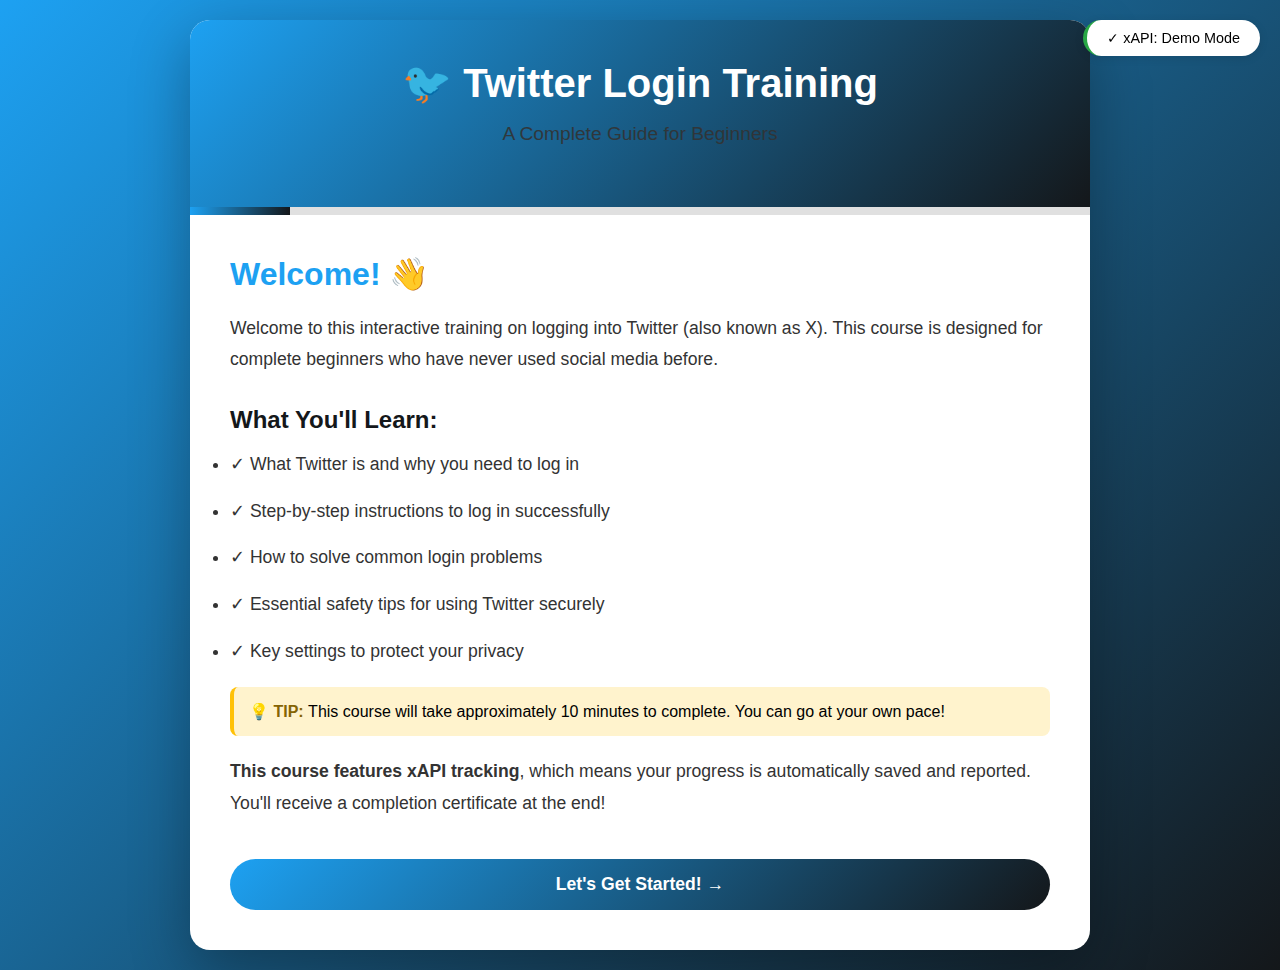
<file: xapi-course/twitter-training-xapi.html>
<!DOCTYPE html>
<html lang="en">
<head>
    <meta charset="UTF-8">
    <meta name="viewport" content="width=device-width, initial-scale=1.0">
    <title>Twitter Login Training - xAPI Enabled</title>
    <style>
        * {
            margin: 0;
            padding: 0;
            box-sizing: border-box;
        }

        body {
            font-family: 'Segoe UI', Tahoma, Geneva, Verdana, sans-serif;
            background: linear-gradient(135deg, #1DA1F2 0%, #14171A 100%);
            min-height: 100vh;
            padding: 20px;
        }

        .container {
            max-width: 900px;
            margin: 0 auto;
            background: white;
            border-radius: 20px;
            box-shadow: 0 20px 60px rgba(0,0,0,0.3);
            overflow: hidden;
        }

        .header {
            background: linear-gradient(135deg, #1DA1F2 0%, #14171A 100%);
            color: white;
            padding: 40px;
            text-align: center;
        }

        .header h1 {
            font-size: 2.5em;
            margin-bottom: 10px;
        }

        .header p {
            font-size: 1.2em;
            opacity: 0.9;
        }

        .progress-bar {
            height: 8px;
            background: #e0e0e0;
        }

        .progress-fill {
            height: 100%;
            background: linear-gradient(90deg, #1DA1F2 0%, #14171A 100%);
            width: 0%;
            transition: width 0.5s ease;
        }

        .content {
            padding: 40px;
        }

        .section {
            display: none;
            animation: fadeIn 0.5s;
        }

        .section.active {
            display: block;
        }

        @keyframes fadeIn {
            from { opacity: 0; transform: translateY(20px); }
            to { opacity: 1; transform: translateY(0); }
        }

        h2 {
            color: #1DA1F2;
            font-size: 2em;
            margin-bottom: 20px;
        }

        h3 {
            color: #14171A;
            font-size: 1.5em;
            margin: 30px 0 15px 0;
        }

        p, li {
            font-size: 1.1em;
            line-height: 1.8;
            color: #333;
            margin-bottom: 15px;
        }

        .step {
            background: #f7f9fa;
            border-left: 4px solid #1DA1F2;
            padding: 20px;
            margin: 20px 0;
            border-radius: 8px;
        }

        .step-number {
            display: inline-block;
            background: #1DA1F2;
            color: white;
            width: 35px;
            height: 35px;
            line-height: 35px;
            text-align: center;
            border-radius: 50%;
            font-weight: bold;
            margin-right: 15px;
        }

        .tip {
            background: #fff3cd;
            border-left: 4px solid #ffc107;
            padding: 15px;
            margin: 20px 0;
            border-radius: 8px;
        }

        .tip::before {
            content: "💡 TIP: ";
            font-weight: bold;
            color: #856404;
        }

        .warning {
            background: #f8d7da;
            border-left: 4px solid #dc3545;
            padding: 15px;
            margin: 20px 0;
            border-radius: 8px;
        }

        .warning::before {
            content: "⚠️ IMPORTANT: ";
            font-weight: bold;
            color: #721c24;
        }

        .quiz-question {
            background: #f7f9fa;
            padding: 25px;
            margin: 20px 0;
            border-radius: 12px;
            border: 2px solid #1DA1F2;
        }

        .quiz-question h4 {
            color: #1DA1F2;
            margin-bottom: 15px;
            font-size: 1.2em;
        }

        .quiz-option {
            display: block;
            background: white;
            padding: 15px;
            margin: 10px 0;
            border: 2px solid #e0e0e0;
            border-radius: 8px;
            cursor: pointer;
            transition: all 0.3s;
        }

        .quiz-option:hover {
            border-color: #1DA1F2;
            background: #f7f9fa;
        }

        .quiz-option input[type="radio"] {
            margin-right: 10px;
        }

        .quiz-feedback {
            margin-top: 20px;
            padding: 15px;
            border-radius: 8px;
            display: none;
        }

        .quiz-feedback.correct {
            background: #d4edda;
            border: 2px solid #28a745;
            color: #155724;
            display: block;
        }

        .quiz-feedback.incorrect {
            background: #f8d7da;
            border: 2px solid #dc3545;
            color: #721c24;
            display: block;
        }

        .buttons {
            display: flex;
            justify-content: space-between;
            margin-top: 40px;
            gap: 15px;
        }

        button {
            padding: 15px 40px;
            font-size: 1.1em;
            border: none;
            border-radius: 50px;
            cursor: pointer;
            transition: all 0.3s;
            font-weight: bold;
        }

        .btn-primary {
            background: linear-gradient(135deg, #1DA1F2 0%, #14171A 100%);
            color: white;
            flex: 1;
        }

        .btn-primary:hover {
            transform: translateY(-2px);
            box-shadow: 0 5px 20px rgba(29, 161, 242, 0.4);
        }

        .btn-secondary {
            background: #e0e0e0;
            color: #333;
        }

        .btn-secondary:hover {
            background: #d0d0d0;
        }

        .btn-success {
            background: #28a745;
            color: white;
            flex: 1;
        }

        .btn-success:hover {
            background: #218838;
            transform: translateY(-2px);
            box-shadow: 0 5px 20px rgba(40, 167, 69, 0.4);
        }

        button:disabled {
            opacity: 0.5;
            cursor: not-allowed;
        }

        .completion-message {
            text-align: center;
            padding: 40px;
        }

        .completion-message h2 {
            color: #28a745;
            font-size: 2.5em;
            margin-bottom: 20px;
        }

        .completion-message .score {
            font-size: 3em;
            color: #1DA1F2;
            font-weight: bold;
            margin: 20px 0;
        }

        .certificate {
            background: linear-gradient(135deg, #1DA1F2 0%, #14171A 100%);
            color: white;
            padding: 30px;
            border-radius: 12px;
            margin: 30px 0;
        }

        .xapi-status {
            position: fixed;
            top: 20px;
            right: 20px;
            background: white;
            padding: 10px 20px;
            border-radius: 20px;
            box-shadow: 0 2px 10px rgba(0,0,0,0.1);
            font-size: 0.9em;
        }

        .xapi-status.connected {
            border-left: 4px solid #28a745;
        }

        .xapi-status.disconnected {
            border-left: 4px solid #dc3545;
        }

        @media (max-width: 768px) {
            .header h1 {
                font-size: 1.8em;
            }

            .content {
                padding: 20px;
            }

            .buttons {
                flex-direction: column;
            }
        }
    </style>
</head>
<body>
    <div class="xapi-status" id="xapiStatus">
        <span id="xapiStatusText">⚡ xAPI: Initializing...</span>
    </div>

    <div class="container">
        <div class="header">
            <h1>🐦 Twitter Login Training</h1>
            <p>A Complete Guide for Beginners</p>
        </div>

        <div class="progress-bar">
            <div class="progress-fill" id="progressFill"></div>
        </div>

        <div class="content">
            <!-- Section 1: Welcome -->
            <div class="section active" data-section="1">
                <h2>Welcome! 👋</h2>
                <p>Welcome to this interactive training on logging into Twitter (also known as X). This course is designed for complete beginners who have never used social media before.</p>
                
                <h3>What You'll Learn:</h3>
                <ul>
                    <li>✓ What Twitter is and why you need to log in</li>
                    <li>✓ Step-by-step instructions to log in successfully</li>
                    <li>✓ How to solve common login problems</li>
                    <li>✓ Essential safety tips for using Twitter securely</li>
                    <li>✓ Key settings to protect your privacy</li>
                </ul>

                <div class="tip">
                    This course will take approximately 10 minutes to complete. You can go at your own pace!
                </div>

                <p><strong>This course features xAPI tracking</strong>, which means your progress is automatically saved and reported. You'll receive a completion certificate at the end!</p>

                <div class="buttons">
                    <button class="btn-primary" onclick="nextSection()">Let's Get Started! →</button>
                </div>
            </div>

            <!-- Section 2: What is Twitter? -->
            <div class="section" data-section="2">
                <h2>What is Twitter? 🐦</h2>
                
                <p>Twitter (now also called X) is a <strong>social media platform</strong> where people share short messages, news, and opinions with followers around the world.</p>

                <h3>Think of it like:</h3>
                <div class="step">
                    📱 <strong>A global conversation</strong> where everyone can share their thoughts in 280 characters or less
                </div>
                <div class="step">
                    📰 <strong>A real-time news feed</strong> where you hear about events as they happen
                </div>
                <div class="step">
                    🌍 <strong>A community platform</strong> where you can follow people with similar interests
                </div>

                <h3>Why Do People Use Twitter?</h3>
                <ul>
                    <li>Stay updated on news and current events in real-time</li>
                    <li>Share thoughts, opinions, and updates (called "tweets")</li>
                    <li>Follow celebrities, journalists, and thought leaders</li>
                    <li>Join conversations about topics they care about</li>
                    <li>Network professionally and build connections</li>
                </ul>

                <div class="tip">
                    Over 500 million people use Twitter worldwide! It's available on phones, tablets, and computers.
                </div>

                <div class="buttons">
                    <button class="btn-secondary" onclick="previousSection()">← Back</button>
                    <button class="btn-primary" onclick="nextSection()">Next: Why Log In? →</button>
                </div>
            </div>

            <!-- Section 3: Why Log In? -->
            <div class="section" data-section="3">
                <h2>Why Do You Need to Log In? 🔐</h2>

                <p>Before you can use Twitter, you need to <strong>"log in"</strong> to your account. But what does this mean?</p>

                <h3>Think of it Like This:</h3>
                <div class="step">
                    <span class="step-number">1</span>
                    <strong>Your Twitter account is like your personal mailbox</strong> - it contains your tweets, messages, and follows
                </div>

                <div class="step">
                    <span class="step-number">2</span>
                    <strong>Logging in is like using your key to open it</strong> - it proves you're the owner
                </div>

                <div class="step">
                    <span class="step-number">3</span>
                    <strong>Your password is your unique key</strong> - only you should have it!
                </div>

                <h3>What You Need to Log In:</h3>
                <ul>
                    <li><strong>Username, Email, or Phone Number:</strong> This identifies which account is yours (e.g., @yourname)</li>
                    <li><strong>Password:</strong> This proves it's really you trying to access it</li>
                </ul>

                <div class="warning">
                    You need to create a Twitter account first before you can log in. We'll focus on the login process in this training.
                </div>

                <div class="buttons">
                    <button class="btn-secondary" onclick="previousSection()">← Back</button>
                    <button class="btn-primary" onclick="nextSection()">Next: Step-by-Step Guide →</button>
                </div>
            </div>

            <!-- Section 4: Step-by-Step Login -->
            <div class="section" data-section="4">
                <h2>How to Log In: Step-by-Step 📝</h2>

                <p>Follow these simple steps to log into Twitter:</p>

                <div class="step">
                    <span class="step-number">1</span>
                    <div>
                        <strong>Find Twitter</strong>
                        <ul>
                            <li><strong>On a phone/tablet:</strong> Open your app store, search for "Twitter" or "X", and download the app with the blue bird icon</li>
                            <li><strong>On a computer:</strong> Open your web browser and go to <em>www.twitter.com</em> or <em>www.x.com</em></li>
                        </ul>
                    </div>
                </div>

                <div class="step">
                    <span class="step-number">2</span>
                    <div>
                        <strong>Open Twitter</strong>
                        <p>Tap or click on the Twitter/X icon to launch it</p>
                    </div>
                </div>

                <div class="step">
                    <span class="step-number">3</span>
                    <div>
                        <strong>Click "Log In" or "Sign In"</strong>
                        <p>You'll see a "Log In" or "Sign In" button - tap or click it</p>
                    </div>
                </div>

                <div class="step">
                    <span class="step-number">4</span>
                    <div>
                        <strong>Enter Your Username, Email, or Phone Number</strong>
                        <p>In the first box, type your Twitter username (like "@yourname"), your email address, or phone number</p>
                    </div>
                </div>

                <div class="step">
                    <span class="step-number">5</span>
                    <div>
                        <strong>Click "Next"</strong>
                        <p>After entering your identifier, click "Next" to proceed to the password screen</p>
                    </div>
                </div>

                <div class="step">
                    <span class="step-number">6</span>
                    <div>
                        <strong>Enter Your Password</strong>
                        <p>Type your password carefully. You'll see dots (••••) instead of letters - this is normal and keeps your password private!</p>
                        <div class="tip">
                            Some browsers have a "show password" option - click it to check you typed it correctly!
                        </div>
                    </div>
                </div>

                <div class="step">
                    <span class="step-number">7</span>
                    <div>
                        <strong>Click "Log In"</strong>
                        <p>Tap or click the "Log In" button and wait a moment...</p>
                    </div>
                </div>

                <div class="step">
                    <span class="step-number">8</span>
                    <div>
                        <strong>You're In! 🎉</strong>
                        <p>Your Twitter timeline will appear, showing tweets from people you follow. Congratulations!</p>
                    </div>
                </div>

                <div class="buttons">
                    <button class="btn-secondary" onclick="previousSection()">← Back</button>
                    <button class="btn-primary" onclick="nextSection()">Next: Common Problems →</button>
                </div>
            </div>

            <!-- Section 5: Common Problems -->
            <div class="section" data-section="5">
                <h2>Common Problems & Solutions 🔧</h2>

                <h3>Problem 1: "I've Forgotten My Password"</h3>
                <div class="step">
                    <strong>Solution:</strong>
                    <ol>
                        <li>On the login screen, click "Forgot Password?"</li>
                        <li>Enter your email address, phone number, or username</li>
                        <li>Twitter will send you a password reset code</li>
                        <li>Check your email inbox or phone messages</li>
                        <li>Enter the code Twitter sent you</li>
                        <li>Create a new password</li>
                        <li>Log in with your new password</li>
                    </ol>
                </div>

                <h3>Problem 2: "It Says My Username or Password is Incorrect"</h3>
                <div class="step">
                    <strong>Check These Things:</strong>
                    <ul>
                        <li>✓ Is Caps Lock turned OFF? Passwords are case-sensitive</li>
                        <li>✓ Did you spell everything correctly? Check for typos</li>
                        <li>✓ Are there any extra spaces before or after your text?</li>
                        <li>✓ Are you using the right username format? (with or without @)</li>
                        <li>✓ Try using your email address instead of username</li>
                    </ul>
                    <div class="tip">
                        If you're still stuck, use the "Forgot Password" option!
                    </div>
                </div>

                <h3>Problem 3: "Twitter is Asking for a Verification Code"</h3>
                <div class="step">
                    <strong>Don't Panic - This is Good!</strong>
                    <p>Twitter is protecting your account. Here's what to do:</p>
                    <ol>
                        <li>Check your phone for a text message from Twitter</li>
                        <li>Or check your email inbox</li>
                        <li>You'll receive a 6-digit code (e.g., "123456")</li>
                        <li>Type this code into Twitter</li>
                        <li>Click "Verify" or "Submit"</li>
                        <li>You're now logged in!</li>
                    </ol>
                    <div class="tip">
                        This is called "two-factor authentication" - it's an extra security measure that keeps bad actors out even if they know your password!
                    </div>
                </div>

                <h3>Problem 4: "My Account Has Been Locked"</h3>
                <div class="step">
                    <strong>What This Means:</strong>
                    <p>Twitter may temporarily lock your account if they detect unusual activity. This is to protect you!</p>
                    <strong>Solution:</strong>
                    <ol>
                        <li>Follow the on-screen instructions to unlock your account</li>
                        <li>You may need to verify your phone number or email</li>
                        <li>Change your password to a stronger one</li>
                        <li>Review recent account activity</li>
                    </ol>
                </div>

                <div class="buttons">
                    <button class="btn-secondary" onclick="previousSection()">← Back</button>
                    <button class="btn-primary" onclick="nextSection()">Next: Privacy Settings →</button>
                </div>
            </div>

            <!-- Section 6: Privacy Settings -->
            <div class="section" data-section="6">
                <h2>Important Privacy Settings 🔒</h2>

                <p>Once you're logged in, it's important to set up your account securely. Here are the key settings you should know about:</p>

                <h3>1. Profile Privacy</h3>
                <div class="step">
                    <strong>What it does:</strong> Controls who can see your tweets
                    <ul>
                        <li><strong>Public account:</strong> Anyone can see your tweets (default)</li>
                        <li><strong>Protected account:</strong> Only approved followers can see your tweets</li>
                    </ul>
                    <strong>How to find it:</strong> Settings → Privacy and Safety → Audience and Tagging
                </div>

                <h3>2. Who Can Message You</h3>
                <div class="step">
                    <strong>What it does:</strong> Controls who can send you direct messages
                    <ul>
                        <li>You can allow messages from everyone, or only people you follow</li>
                    </ul>
                    <strong>How to find it:</strong> Settings → Privacy and Safety → Direct Messages
                </div>

                <h3>3. Blocking Accounts</h3>
                <div class="step">
                    <strong>What it does:</strong> Prevents specific accounts from contacting you or seeing your content
                    <ul>
                        <li>Blocked users can't follow you, message you, or see your tweets</li>
                        <li>They won't be notified that you blocked them</li>
                    </ul>
                    <strong>How to block:</strong> Go to their profile → Click the three dots → Select "Block"
                </div>

                <h3>4. Muting Accounts</h3>
                <div class="step">
                    <strong>What it does:</strong> Hides tweets from specific accounts without unfollowing them
                    <ul>
                        <li>Useful for temporarily hiding content without blocking</li>
                        <li>Muted users won't know they're muted</li>
                    </ul>
                    <strong>How to mute:</strong> Go to their profile → Click the three dots → Select "Mute"
                </div>

                <h3>5. Content Preferences</h3>
                <div class="step">
                    <strong>What it does:</strong> Controls what type of content you see
                    <ul>
                        <li>Filter sensitive content</li>
                        <li>Control autoplay videos (saves data)</li>
                        <li>Manage notifications</li>
                    </ul>
                    <strong>How to find it:</strong> Settings → Privacy and Safety → Content You See
                </div>

                <div class="tip">
                    Take time to explore these settings after your first login. Customizing them helps create a safer, more enjoyable Twitter experience!
                </div>

                <div class="buttons">
                    <button class="btn-secondary" onclick="previousSection()">← Back</button>
                    <button class="btn-primary" onclick="nextSection()">Next: Safety Tips →</button>
                </div>
            </div>

            <!-- Section 7: Safety Tips -->
            <div class="section" data-section="7">
                <h2>Essential Safety Tips 🛡️</h2>

                <div class="warning">
                    <strong>NEVER share your password with anyone</strong> - not friends, not family, not anyone claiming to be from Twitter!
                </div>

                <h3>6 Critical Safety Rules:</h3>

                <div class="step">
                    <span class="step-number">1</span>
                    <div>
                        <strong>Use a Strong, Unique Password</strong>
                        <p>Mix uppercase, lowercase, numbers, and symbols. Make it at least 12 characters long. Instead of "twitter123", try something like "BlueBird!2025$Secure"</p>
                    </div>
                </div>

                <div class="step">
                    <span class="step-number">2</span>
                    <div>
                        <strong>Enable Two-Factor Authentication (2FA)</strong>
                        <p>This adds an extra layer of security. Even if someone guesses your password, they can't log in without your phone!</p>
                        <p><strong>How to enable:</strong> Settings → Security and Account Access → Security → Two-Factor Authentication</p>
                    </div>
                </div>

                <div class="step">
                    <span class="step-number">3</span>
                    <div>
                        <strong>Beware of Phishing and Scams</strong>
                        <p>Twitter will NEVER ask for your password by email or direct message. If you receive such a message, it's a scam!</p>
                        <ul>
                            <li>Don't click suspicious links</li>
                            <li>Check sender email addresses carefully (look for typos)</li>
                            <li>Verify requests through Twitter's official website</li>
                        </ul>
                    </div>
                </div>

                <div class="step">
                    <span class="step-number">4</span>
                    <div>
                        <strong>Always Log Out on Shared Devices</strong>
                        <p>Using a library computer, work computer, or friend's phone? Always log out when you're done!</p>
                        <p><strong>How to log out:</strong> Click your profile picture → Log Out</p>
                    </div>
                </div>

                <div class="step">
                    <span class="step-number">5</span>
                    <div>
                        <strong>Review Your Connected Apps Regularly</strong>
                        <p>Sometimes you give apps permission to access your Twitter account. Review these periodically.</p>
                        <p><strong>How to check:</strong> Settings → Security and Account Access → Apps and Sessions</p>
                    </div>
                </div>

                <div class="step">
                    <span class="step-number">6</span>
                    <div>
                        <strong>Think Before You Tweet</strong>
                        <p>Remember: tweets are public (unless your account is protected). Don't share:</p>
                        <ul>
                            <li>Personal information (address, phone number, financial details)</li>
                            <li>Current location in real-time (wait until you've left)</li>
                            <li>Anything you wouldn't want your employer or family to see</li>
                        </ul>
                    </div>
                </div>

                <div class="tip">
                    Trust your instincts! If something feels suspicious or too good to be true, it probably is. When in doubt, don't engage.
                </div>

                <div class="buttons">
                    <button class="btn-secondary" onclick="previousSection()">← Back</button>
                    <button class="btn-primary" onclick="nextSection()">Next: Knowledge Check →</button>
                </div>
            </div>

            <!-- Section 8: Quiz -->
            <div class="section" data-section="8">
                <h2>Knowledge Check Quiz 📊</h2>
                <p>Test your understanding with these quick questions. You need 80% (4 out of 5) to pass.</p>

                <!-- Question 1 -->
                <div class="quiz-question">
                    <h4>Question 1: What information do you need to log into Twitter?</h4>
                    <label class="quiz-option">
                        <input type="radio" name="q1" value="a">
                        Your address and date of birth
                    </label>
                    <label class="quiz-option">
                        <input type="radio" name="q1" value="b">
                        Username/email/phone and password
                    </label>
                    <label class="quiz-option">
                        <input type="radio" name="q1" value="c">
                        Just your email address
                    </label>
                </div>

                <!-- Question 2 -->
                <div class="quiz-question">
                    <h4>Question 2: What does two-factor authentication (2FA) do?</h4>
                    <label class="quiz-option">
                        <input type="radio" name="q2" value="a">
                        Makes your password longer
                    </label>
                    <label class="quiz-option">
                        <input type="radio" name="q2" value="b">
                        Adds an extra security step requiring a code from your phone or email
                    </label>
                    <label class="quiz-option">
                        <input type="radio" name="q2" value="c">
                        Automatically changes your password every month
                    </label>
                </div>

                <!-- Question 3 -->
                <div class="quiz-question">
                    <h4>Question 3: What should you do if you've forgotten your password?</h4>
                    <label class="quiz-option">
                        <input type="radio" name="q3" value="a">
                        Create a new account
                    </label>
                    <label class="quiz-option">
                        <input type="radio" name="q3" value="b">
                        Click "Forgot Password?" and follow the reset instructions
                    </label>
                    <label class="quiz-option">
                        <input type="radio" name="q3" value="c">
                        Email Twitter support and wait for them to tell you your password
                    </label>
                </div>

                <!-- Question 4 -->
                <div class="quiz-question">
                    <h4>Question 4: Will Twitter ever ask for your password via email or direct message?</h4>
                    <label class="quiz-option">
                        <input type="radio" name="q4" value="a">
                        Yes, if there's a security issue
                    </label>
                    <label class="quiz-option">
                        <input type="radio" name="q4" value="b">
                        No, never - emails asking for passwords are scams
                    </label>
                    <label class="quiz-option">
                        <input type="radio" name="q4" value="c">
                        Only if you request it
                    </label>
                </div>

                <!-- Question 5 -->
                <div class="quiz-question">
                    <h4>Question 5: What's the benefit of blocking someone on Twitter?</h4>
                    <label class="quiz-option">
                        <input type="radio" name="q5" value="a">
                        They can still see your tweets but can't reply
                    </label>
                    <label class="quiz-option">
                        <input type="radio" name="q5" value="b">
                        They can't follow you, see your tweets, or message you
                    </label>
                    <label class="quiz-option">
                        <input type="radio" name="q5" value="c">
                        Their account gets deleted
                    </label>
                </div>

                <div class="quiz-feedback" id="quizFeedback"></div>

                <div class="buttons">
                    <button class="btn-secondary" onclick="previousSection()">← Back</button>
                    <button class="btn-success" onclick="submitQuiz()">Submit Quiz</button>
                </div>
            </div>

            <!-- Section 9: Completion -->
            <div class="section" data-section="9">
                <div class="completion-message">
                    <h2>🎉 Congratulations!</h2>
                    <p>You've completed the Twitter Login Training!</p>
                    
                    <div class="score" id="finalScore">--</div>
                    
                    <div class="certificate" id="certificateSection" style="display: none;">
                        <h3>✓ Course Completed</h3>
                        <p><strong>Twitter Login Training for Beginners</strong></p>
                        <p>Score: <span id="certScore">--</span></p>
                        <p>Date: <span id="certDate">--</span></p>
                        <p style="font-size: 0.9em; margin-top: 20px; opacity: 0.9;">Your completion has been recorded via xAPI</p>
                    </div>

                    <div style="margin-top: 30px;">
                        <h3>What You Learned:</h3>
                        <ul style="text-align: left; display: inline-block; margin: 20px auto;">
                            <li>✓ What Twitter is and why people use it</li>
                            <li>✓ The complete login process step-by-step</li>
                            <li>✓ How to troubleshoot common problems</li>
                            <li>✓ Essential privacy and security settings</li>
                            <li>✓ How to protect yourself from scams</li>
                        </ul>
                    </div>

                    <div class="tip" style="margin-top: 30px;">
                        Remember: Everyone was a beginner once! Practice makes perfect. Don't be afraid to explore and ask for help if you need it.
                    </div>

                    <div class="buttons">
                        <button class="btn-primary" onclick="restartCourse()">↺ Start Over</button>
                    </div>
                </div>
            </div>
        </div>
    </div>

    <script>
        // Course state
        let currentSection = 1;
        const totalSections = 9;
        let quizScore = 0;
        let courseStartTime = Date.now();

        // Quiz answers (correct answers)
        const correctAnswers = {
            q1: 'b',
            q2: 'b',
            q3: 'b',
            q4: 'b',
            q5: 'b'
        };

        // xAPI Configuration
        const xAPIConfig = {
            endpoint: "https://cloud.scorm.com/lrs/YOUR_LRS_ID/",
            auth: "Basic " + btoa("YOUR_KEY:YOUR_SECRET"),
            actor: {
                name: ["Demo User"],
                mbox: ["mailto:demo@example.com"]
            }
        };

        // Initialize xAPI
        function initializeXAPI() {
            try {
                updateXAPIStatus(true, "Demo Mode");
                sendXAPIStatement({
                    verb: "launched",
                    object: "Twitter Login Training",
                    result: null
                });
            } catch (error) {
                console.error("xAPI initialization failed:", error);
                updateXAPIStatus(false, "Demo Mode");
            }
        }

        // Update xAPI status indicator
        function updateXAPIStatus(connected, message) {
            const statusEl = document.getElementById('xapiStatus');
            const statusTextEl = document.getElementById('xapiStatusText');
            
            if (connected) {
                statusEl.className = 'xapi-status connected';
                statusTextEl.textContent = '✓ xAPI: ' + message;
            } else {
                statusEl.className = 'xapi-status disconnected';
                statusTextEl.textContent = '○ xAPI: ' + message;
            }
        }

        // Send xAPI statement
        function sendXAPIStatement(data) {
            const statement = {
                actor: xAPIConfig.actor,
                verb: {
                    id: `http://adlnet.gov/expapi/verbs/${data.verb}`,
                    display: { "en-US": data.verb }
                },
                object: {
                    id: "http://example.com/courses/twitter-login",
                    definition: {
                        name: { "en-US": data.object },
                        description: { "en-US": "Twitter Login Training for Beginners" }
                    }
                },
                result: data.result,
                timestamp: new Date().toISOString()
            };

            console.log("xAPI Statement:", statement);
            return statement;
        }

        // Navigation functions
        function nextSection() {
            if (currentSection < totalSections) {
                sendXAPIStatement({
                    verb: "completed",
                    object: `Section ${currentSection}`,
                    result: null
                });

                currentSection++;
                showSection(currentSection);
            }
        }

        function previousSection() {
            if (currentSection > 1) {
                currentSection--;
                showSection(currentSection);
            }
        }

        function showSection(sectionNum) {
            document.querySelectorAll('.section').forEach(section => {
                section.classList.remove('active');
            });

            document.querySelector(`.section[data-section="${sectionNum}"]`).classList.add('active');

            const progress = (sectionNum / totalSections) * 100;
            document.getElementById('progressFill').style.width = progress + '%';

            window.scrollTo({ top: 0, behavior: 'smooth' });

            if (sectionNum !== 9) {
                sendXAPIStatement({
                    verb: "experienced",
                    object: `Section ${sectionNum}`,
                    result: null
                });
            }
        }

        function submitQuiz() {
            const answers = {
                q1: document.querySelector('input[name="q1"]:checked')?.value,
                q2: document.querySelector('input[name="q2"]:checked')?.value,
                q3: document.querySelector('input[name="q3"]:checked')?.value,
                q4: document.querySelector('input[name="q4"]:checked')?.value,
                q5: document.querySelector('input[name="q5"]:checked')?.value
            };

            if (Object.values(answers).some(val => val === undefined)) {
                alert("Please answer all questions before submitting!");
                return;
            }

            quizScore = 0;
            Object.keys(correctAnswers).forEach(key => {
                if (answers[key] === correctAnswers[key]) {
                    quizScore++;
                }
            });

            const percentScore = (quizScore / 5) * 100;
            const passed = percentScore >= 80;

            sendXAPIStatement({
                verb: "completed",
                object: "Twitter Login Quiz",
                result: {
                    score: {
                        scaled: quizScore / 5,
                        raw: quizScore,
                        min: 0,
                        max: 5
                    },
                    success: passed,
                    completion: true
                }
            });

            const feedbackEl = document.getElementById('quizFeedback');
            if (passed) {
                feedbackEl.className = 'quiz-feedback correct';
                feedbackEl.innerHTML = `
                    <strong>🎉 Excellent!</strong><br>
                    You scored ${quizScore} out of 5 (${percentScore}%)<br>
                    You've passed the quiz! Click Next to get your certificate.
                `;
            } else {
                feedbackEl.className = 'quiz-feedback incorrect';
                feedbackEl.innerHTML = `
                    <strong>Not quite there yet.</strong><br>
                    You scored ${quizScore} out of 5 (${percentScore}%)<br>
                    You need 80% to pass. Review the material and try again!
                `;
            }

            if (passed) {
                setTimeout(() => {
                    document.getElementById('finalScore').textContent = `${percentScore}%`;
                    document.getElementById('certScore').textContent = `${quizScore}/5 (${percentScore}%)`;
                    document.getElementById('certDate').textContent = new Date().toLocaleDateString();
                    document.getElementById('certificateSection').style.display = 'block';

                    const duration = Math.round((Date.now() - courseStartTime) / 1000);
                    sendXAPIStatement({
                        verb: "completed",
                        object: "Twitter Login Training",
                        result: {
                            score: {
                                scaled: quizScore / 5,
                                raw: quizScore,
                                min: 0,
                                max: 5
                            },
                            success: true,
                            completion: true,
                            duration: `PT${duration}S`
                        }
                    });

                    nextSection();
                }, 2000);
            }
        }

        function restartCourse() {
            currentSection = 1;
            quizScore = 0;
            courseStartTime = Date.now();
            
            document.querySelectorAll('input[type="radio"]').forEach(input => {
                input.checked = false;
            });
            
            document.getElementById('quizFeedback').style.display = 'none';
            
            showSection(1);

            sendXAPIStatement({
                verb: "launched",
                object: "Twitter Login Training (Restart)",
                result: null
            });
        }

        window.addEventListener('DOMContentLoaded', () => {
            initializeXAPI();
            showSection(1);
        });
    </script>
</body>
</html>
</file>
<file: styles.css>
@import url("https://fonts.googleapis.com/css2?family=Inter:wght@400;500;600;700&display=swap");

html {
    scroll-behavior: smooth;
}

:root {
    --primary: #8400c6;
    --primary-dark: #5d00a2;
    --primary-light: #c996ff;
    font-family: "Inter", "Inter var", system-ui, -apple-system, sans-serif;
    background-color: #f7f8fb;
    color: #0b1b3a;
}

*,
*::before,
*::after {
    box-sizing: border-box;
}

body {
    margin: 0;
    min-height: 100vh;
    display: flex;
    flex-direction: column;
    background-color: #f7f8fb;
    line-height: 1.6;
}

a {
    color: inherit;
}

a:hover {
    color: #0b1b3a;
}

.site-header {
    background: linear-gradient(135deg, var(--primary-dark), var(--primary));
    color: #fff;
    padding-bottom: clamp(1rem, 3vw, 2rem);
}

.navbar {
    display: flex;
    align-items: center;
    justify-content: space-between;
    padding: 1.25rem clamp(1rem, 4vw, 3rem);
}

.logo {
    font-size: 1.25rem;
    font-weight: 700;
    letter-spacing: 0.08em;
    text-decoration: none;
    color: #fff;
}

.nav-links {
    display: flex;
    gap: 0.75rem;
    flex-wrap: wrap;
}

.nav-link {
    padding: 0.65rem 1rem;
    border-radius: 0;
    font-weight: 600;
    text-decoration: none;
    color: #fff;
    opacity: 0.9;
    transition: background 0.2s ease, opacity 0.2s ease;
    background: rgba(255, 255, 255, 0.08);
    border: 1px solid transparent;
}

.nav-link:hover,
.nav-link.active {
    background: rgba(255, 255, 255, 0.25);
    opacity: 1;
    border-color: rgba(255, 255, 255, 0.6);
    color: #fff;
}

.content-wrapper {
    display: flex;
    gap: 2rem;
    max-width: 1400px;
    margin: 0 auto;
    padding: 2rem clamp(1rem, 4vw, 3rem);
    align-items: flex-start;
}

.sidebar-nav {
    position: sticky;
    top: 2rem;
    flex-shrink: 0;
    width: 220px;
}

.side-nav {
    background: #fff;
    border-radius: 0;
    padding: 1.5rem;
    box-shadow: 0 4px 16px rgba(2, 25, 75, 0.08);
    border: 1px solid rgba(1, 28, 74, 0.08);
}

.side-nav-title {
    display: block;
    font-size: 0.85rem;
    text-transform: uppercase;
    letter-spacing: 0.1em;
    color: #475569;
    margin-bottom: 1rem;
    font-weight: 600;
}

.side-nav-link {
    display: block;
    padding: 0.65rem 0.85rem;
    margin-bottom: 0.4rem;
    border-radius: 0;
    text-decoration: none;
    color: #0b1b3a;
    font-weight: 500;
    font-size: 0.95rem;
    transition: background 0.2s ease, color 0.2s ease;
}

.side-nav-link:hover {
    background: #f5f7ff;
    color: var(--primary);
}

.side-nav-link:active,
.side-nav-link:focus {
    background: #f0f4ff;
    color: var(--primary);
}

.side-nav-link:target,
section:target~* .side-nav-link[href*="#"] {
    background: #f0f4ff;
    color: var(--primary);
    font-weight: 600;
}

/* Highlight active section in sidebar */
section[id]:target~* .side-nav-link[href*="#"] {
    background: transparent;
    color: #0b1b3a;
    font-weight: 500;
}

section[id]:target~* .side-nav-link[href*="#"]:hover {
    background: #f5f7ff;
    color: var(--primary);
}

.main-with-sidebar {
    flex: 1;
    min-width: 0;
}

.main-with-sidebar .panel {
    margin: 0 0 1.5rem 0;
}

.hero {
    padding: 1rem clamp(1rem, 4vw, 3rem) 3rem;
    text-align: center;
}

.hero h1 {
    margin: 0.45rem 0 0.65rem;
    font-size: clamp(2.25rem, 4vw, 3rem);
}

.hero .lead {
    max-width: 720px;
    margin: 0 auto;
    color: #e2e8ff;
}

.hero .cta-bar {
    display: flex;
    justify-content: center;
    gap: 0.75rem;
    flex-wrap: wrap;
    margin-top: 1rem;
}

.hero .cta-bar a {
    color: #fff;
    background: var(--primary);
    padding: 0.75rem 1.6rem;
    border-radius: 0;
    text-decoration: none;
    font-weight: 600;
    transition: transform 0.2s ease, box-shadow 0.2s ease;
    box-shadow: 0 12px 24px rgba(132, 0, 198, 0.35);
}

.hero .cta-bar a:hover {
    transform: translateY(-2px);
    box-shadow: 0 16px 32px rgba(132, 0, 198, 0.4);
}

main {
    flex: 1;
    padding-top: 0.5rem;
}

.panel {
    background: #fff;
    padding: clamp(1.5rem, 4vw, 2.5rem);
    margin: 1rem auto;
    max-width: 960px;
    border-radius: 0;
    box-shadow: 0 20px 32px rgba(2, 25, 75, 0.12);
    border: 1px solid rgba(1, 28, 74, 0.08);
}

.panel h1,
.panel h2 {
    margin-top: 0;
    color: #012c7a;
}

.list ul {
    padding-left: 1.2rem;
    margin: 0.6rem 0;
}

.cards-grid,
.grid {
    display: grid;
    grid-template-columns: repeat(auto-fit, minmax(220px, 1fr));
    gap: 1rem;
    margin-top: 1rem;
}

.faq .cards-grid {
    grid-template-columns: 1fr;
}

.card,
.grid article {
    background: #f5f7ff;
    padding: 1.4rem;
    border-radius: 0;
    border: 1px solid rgba(1, 28, 74, 0.1);
}

.card {
    display: flex;
    flex-direction: column;
    gap: 0.6rem;
}

.card a {
    font-weight: 600;
    text-decoration: none;
    color: #012c7a;
}

.card h4 {
    margin: 0 0 0.5rem 0;
    font-size: 1.1rem;
    font-weight: 600;
    color: #012c7a;
}

.card p {
    margin: 0;
    font-size: 0.95rem;
    line-height: 1.5;
}

.card p strong {
    color: #8400C6;
    font-weight: 600;
}

.panel h3 {
    margin-top: 2rem;
    margin-bottom: 1rem;
    color: #012c7a;
    font-size: 1.3rem;
}

.panel h3:first-of-type {
    margin-top: 0;
}

.note {
    margin-top: 1rem;
    font-weight: 500;
    color: #0b1b3a;
}

.faq details {
    margin-bottom: 1rem;
    border: 1px solid rgba(1, 28, 74, 0.15);
    border-radius: 0;
    padding: 0.75rem 1rem;
    background: #f8fbff;
}

.faq summary {
    font-weight: 600;
    cursor: pointer;
}

.plan {
    padding-left: 1.2rem;
}

.plan li {
    margin-bottom: 0.6rem;
}

.resources ul {
    padding-left: 1.2rem;
}

.site-footer {
    background: #0b1b3a;
    color: #fff;
    margin-top: 3rem;
    padding: 3rem clamp(1rem, 4vw, 3rem) 2rem;
}

.footer-content {
    display: grid;
    grid-template-columns: repeat(3, 1fr);
    gap: 0;
    max-width: 1200px;
    margin: 0 auto 2rem;
}

.footer-column {
    padding: 0 2rem;
    border-left: 1px solid rgba(255, 255, 255, 0.2);
}

.footer-column:first-child {
    border-left: none;
    padding-left: 0;
}

.footer-column h3 {
    font-size: 1.15rem;
    font-weight: 600;
    margin: 0 0 1.25rem 0;
    color: #fff;
    text-transform: uppercase;
    letter-spacing: 0.05em;
}

.footer-column ul {
    list-style: none;
    padding: 0;
    margin: 0;
}

.footer-column li {
    margin-bottom: 0.75rem;
}

.footer-column a {
    color: rgba(255, 255, 255, 0.8);
    text-decoration: none;
    font-size: 1rem;
    transition: color 0.2s ease;
}

.footer-column a:hover {
    color: #fff;
    text-decoration: underline;
}

.footer-bottom {
    border-top: 1px solid rgba(255, 255, 255, 0.1);
    padding-top: 2rem;
    text-align: center;
    max-width: 1200px;
    margin: 0 auto;
}

.footer-bottom p {
    margin: 0.5rem 0;
    font-size: 0.85rem;
    color: rgba(255, 255, 255, 0.7);
}

@media (max-width: 1024px) {
    .content-wrapper {
        flex-direction: column;
        padding: 1rem;
    }

    .sidebar-nav {
        position: relative;
        top: 0;
        width: 100%;
        margin-bottom: 1rem;
    }

    .side-nav {
        display: flex;
        flex-wrap: wrap;
        gap: 0.5rem;
        padding: 1rem;
    }

    .side-nav-title {
        width: 100%;
        margin-bottom: 0.75rem;
    }

    .side-nav-link {
        margin-bottom: 0;
        padding: 0.5rem 0.85rem;
    }
}

@media (max-width: 640px) {
    .navbar {
        flex-direction: column;
        gap: 0.5rem;
    }

    .panel {
        margin: 0.5rem;
    }

    .content-wrapper {
        padding: 0.5rem;
    }

    .footer-content {
        grid-template-columns: 1fr;
        gap: 1.5rem;
    }

    .footer-column {
        border-left: none;
        border-top: 1px solid rgba(255, 255, 255, 0.2);
        padding: 1.5rem 0 0;
        margin-top: 1.5rem;
    }

    .footer-column:first-child {
        border-top: none;
        margin-top: 0;
        padding-top: 0;
    }

    .site-footer {
        padding: 2rem 1rem 1.5rem;
    }
}
</file>
